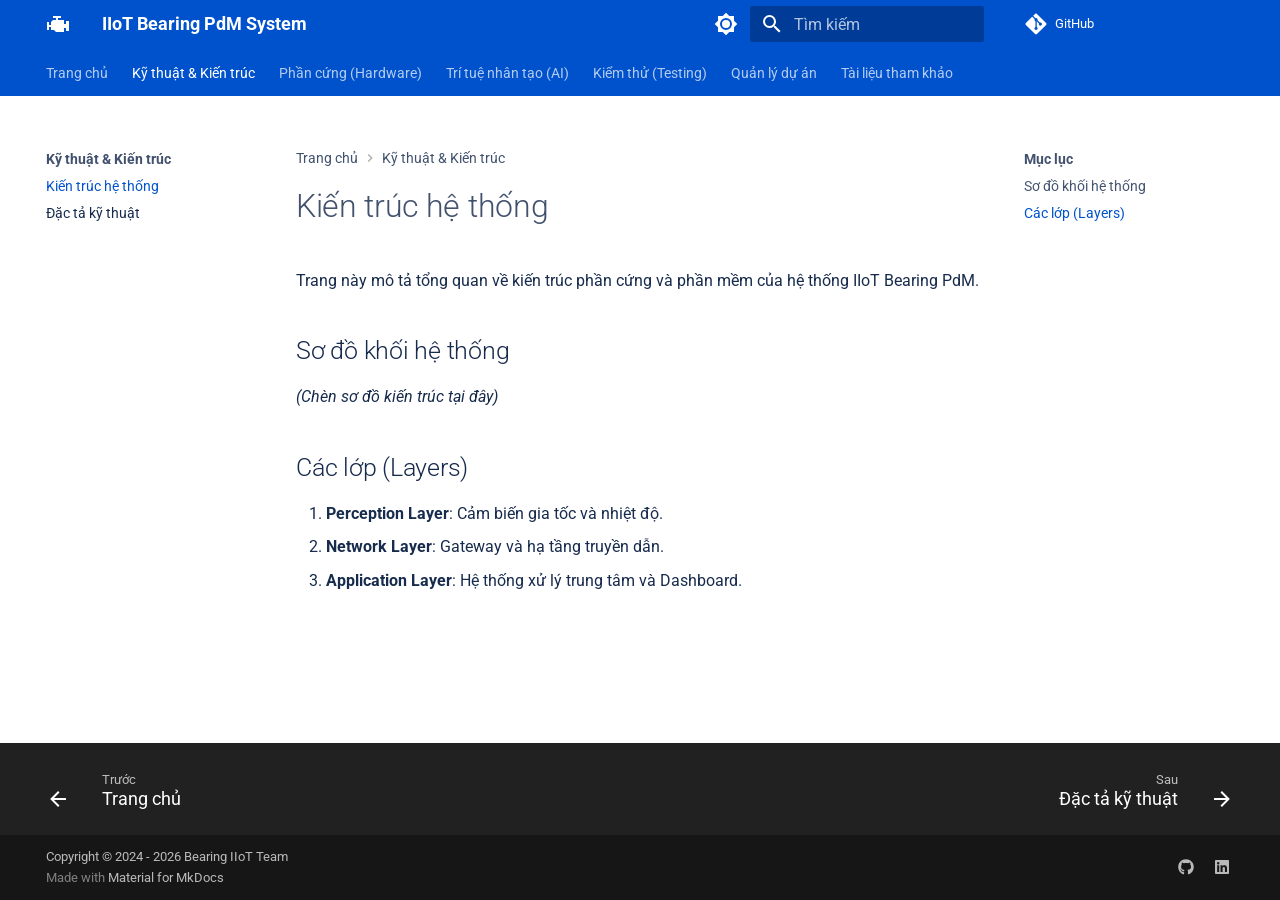
<file: architecture/index.html>
<!doctype html>
<html lang="vi" class="no-js">
  <head>
    
      <meta charset="utf-8">
      <meta name="viewport" content="width=device-width,initial-scale=1">
      
      
      
        <link rel="canonical" href="https://FSB-IoT-Project.github.io/bearing-iiot/architecture/">
      
      
        <link rel="prev" href="..">
      
      
        <link rel="next" href="../specification/">
      
      
        
      
      
      <link rel="icon" href="../assets/images/favicon.png">
      <meta name="generator" content="mkdocs-1.6.1, mkdocs-material-9.7.1">
    
    
      
        <title>Kiến trúc hệ thống - IIoT Bearing PdM System</title>
      
    
    
      <link rel="stylesheet" href="../assets/stylesheets/main.484c7ddc.min.css">
      
        
        <link rel="stylesheet" href="../assets/stylesheets/palette.ab4e12ef.min.css">
      
      


    
    
      
    
    
      
        
        
        <link rel="preconnect" href="https://fonts.gstatic.com" crossorigin>
        <link rel="stylesheet" href="https://fonts.googleapis.com/css?family=Roboto:300,300i,400,400i,700,700i%7CRoboto+Mono:400,400i,700,700i&display=fallback">
        <style>:root{--md-text-font:"Roboto";--md-code-font:"Roboto Mono"}</style>
      
    
    
      <link rel="stylesheet" href="../stylesheets/extra.css">
    
    <script>__md_scope=new URL("..",location),__md_hash=e=>[...e].reduce(((e,_)=>(e<<5)-e+_.charCodeAt(0)),0),__md_get=(e,_=localStorage,t=__md_scope)=>JSON.parse(_.getItem(t.pathname+"."+e)),__md_set=(e,_,t=localStorage,a=__md_scope)=>{try{t.setItem(a.pathname+"."+e,JSON.stringify(_))}catch(e){}}</script>
    
      

    
    
  </head>
  
  
    
    
      
    
    
    
    
    <body dir="ltr" data-md-color-scheme="default" data-md-color-primary="custom" data-md-color-accent="custom">
  
    
    <input class="md-toggle" data-md-toggle="drawer" type="checkbox" id="__drawer" autocomplete="off">
    <input class="md-toggle" data-md-toggle="search" type="checkbox" id="__search" autocomplete="off">
    <label class="md-overlay" for="__drawer"></label>
    <div data-md-component="skip">
      
        
        <a href="#kien-truc-he-thong" class="md-skip">
          Bỏ qua
        </a>
      
    </div>
    <div data-md-component="announce">
      
    </div>
    
    
      

<header class="md-header" data-md-component="header">
  <nav class="md-header__inner md-grid" aria-label="Đầu trang">
    <a href=".." title="IIoT Bearing PdM System" class="md-header__button md-logo" aria-label="IIoT Bearing PdM System" data-md-component="logo">
      
  
  <svg xmlns="http://www.w3.org/2000/svg" viewBox="0 0 24 24"><path d="M7 4v2h3v2H7l-2 2v3H3v-3H1v8h2v-3h2v3h3l2 2h8v-4h2v3h3V9h-3v3h-2V8h-6V6h3V4z"/></svg>

    </a>
    <label class="md-header__button md-icon" for="__drawer">
      
      <svg xmlns="http://www.w3.org/2000/svg" viewBox="0 0 24 24"><path d="M3 6h18v2H3zm0 5h18v2H3zm0 5h18v2H3z"/></svg>
    </label>
    <div class="md-header__title" data-md-component="header-title">
      <div class="md-header__ellipsis">
        <div class="md-header__topic">
          <span class="md-ellipsis">
            IIoT Bearing PdM System
          </span>
        </div>
        <div class="md-header__topic" data-md-component="header-topic">
          <span class="md-ellipsis">
            
              Kiến trúc hệ thống
            
          </span>
        </div>
      </div>
    </div>
    
      
        <form class="md-header__option" data-md-component="palette">
  
    
    
    
    <input class="md-option" data-md-color-media="(prefers-color-scheme: light)" data-md-color-scheme="default" data-md-color-primary="custom" data-md-color-accent="custom"  aria-label="Switch to dark mode"  type="radio" name="__palette" id="__palette_0">
    
      <label class="md-header__button md-icon" title="Switch to dark mode" for="__palette_1" hidden>
        <svg xmlns="http://www.w3.org/2000/svg" viewBox="0 0 24 24"><path d="M12 8a4 4 0 0 0-4 4 4 4 0 0 0 4 4 4 4 0 0 0 4-4 4 4 0 0 0-4-4m0 10a6 6 0 0 1-6-6 6 6 0 0 1 6-6 6 6 0 0 1 6 6 6 6 0 0 1-6 6m8-9.31V4h-4.69L12 .69 8.69 4H4v4.69L.69 12 4 15.31V20h4.69L12 23.31 15.31 20H20v-4.69L23.31 12z"/></svg>
      </label>
    
  
    
    
    
    <input class="md-option" data-md-color-media="(prefers-color-scheme: dark)" data-md-color-scheme="slate" data-md-color-primary="custom" data-md-color-accent="custom"  aria-label="Switch to light mode"  type="radio" name="__palette" id="__palette_1">
    
      <label class="md-header__button md-icon" title="Switch to light mode" for="__palette_0" hidden>
        <svg xmlns="http://www.w3.org/2000/svg" viewBox="0 0 24 24"><path d="M12 18c-.89 0-1.74-.2-2.5-.55C11.56 16.5 13 14.42 13 12s-1.44-4.5-3.5-5.45C10.26 6.2 11.11 6 12 6a6 6 0 0 1 6 6 6 6 0 0 1-6 6m8-9.31V4h-4.69L12 .69 8.69 4H4v4.69L.69 12 4 15.31V20h4.69L12 23.31 15.31 20H20v-4.69L23.31 12z"/></svg>
      </label>
    
  
</form>
      
    
    
      <script>var palette=__md_get("__palette");if(palette&&palette.color){if("(prefers-color-scheme)"===palette.color.media){var media=matchMedia("(prefers-color-scheme: light)"),input=document.querySelector(media.matches?"[data-md-color-media='(prefers-color-scheme: light)']":"[data-md-color-media='(prefers-color-scheme: dark)']");palette.color.media=input.getAttribute("data-md-color-media"),palette.color.scheme=input.getAttribute("data-md-color-scheme"),palette.color.primary=input.getAttribute("data-md-color-primary"),palette.color.accent=input.getAttribute("data-md-color-accent")}for(var[key,value]of Object.entries(palette.color))document.body.setAttribute("data-md-color-"+key,value)}</script>
    
    
    
      
      
        <label class="md-header__button md-icon" for="__search">
          
          <svg xmlns="http://www.w3.org/2000/svg" viewBox="0 0 24 24"><path d="M9.5 3A6.5 6.5 0 0 1 16 9.5c0 1.61-.59 3.09-1.56 4.23l.27.27h.79l5 5-1.5 1.5-5-5v-.79l-.27-.27A6.52 6.52 0 0 1 9.5 16 6.5 6.5 0 0 1 3 9.5 6.5 6.5 0 0 1 9.5 3m0 2C7 5 5 7 5 9.5S7 14 9.5 14 14 12 14 9.5 12 5 9.5 5"/></svg>
        </label>
        <div class="md-search" data-md-component="search" role="dialog">
  <label class="md-search__overlay" for="__search"></label>
  <div class="md-search__inner" role="search">
    <form class="md-search__form" name="search">
      <input type="text" class="md-search__input" name="query" aria-label="Tìm kiếm" placeholder="Tìm kiếm" autocapitalize="off" autocorrect="off" autocomplete="off" spellcheck="false" data-md-component="search-query" required>
      <label class="md-search__icon md-icon" for="__search">
        
        <svg xmlns="http://www.w3.org/2000/svg" viewBox="0 0 24 24"><path d="M9.5 3A6.5 6.5 0 0 1 16 9.5c0 1.61-.59 3.09-1.56 4.23l.27.27h.79l5 5-1.5 1.5-5-5v-.79l-.27-.27A6.52 6.52 0 0 1 9.5 16 6.5 6.5 0 0 1 3 9.5 6.5 6.5 0 0 1 9.5 3m0 2C7 5 5 7 5 9.5S7 14 9.5 14 14 12 14 9.5 12 5 9.5 5"/></svg>
        
        <svg xmlns="http://www.w3.org/2000/svg" viewBox="0 0 24 24"><path d="M20 11v2H8l5.5 5.5-1.42 1.42L4.16 12l7.92-7.92L13.5 5.5 8 11z"/></svg>
      </label>
      <nav class="md-search__options" aria-label="Tìm kiếm">
        
          <a href="javascript:void(0)" class="md-search__icon md-icon" title="Chia sẻ" aria-label="Chia sẻ" data-clipboard data-clipboard-text="" data-md-component="search-share" tabindex="-1">
            
            <svg xmlns="http://www.w3.org/2000/svg" viewBox="0 0 24 24"><path d="M18 16.08c-.76 0-1.44.3-1.96.77L8.91 12.7c.05-.23.09-.46.09-.7s-.04-.47-.09-.7l7.05-4.11c.54.5 1.25.81 2.04.81a3 3 0 0 0 3-3 3 3 0 0 0-3-3 3 3 0 0 0-3 3c0 .24.04.47.09.7L8.04 9.81C7.5 9.31 6.79 9 6 9a3 3 0 0 0-3 3 3 3 0 0 0 3 3c.79 0 1.5-.31 2.04-.81l7.12 4.15c-.05.21-.08.43-.08.66 0 1.61 1.31 2.91 2.92 2.91s2.92-1.3 2.92-2.91A2.92 2.92 0 0 0 18 16.08"/></svg>
          </a>
        
        <button type="reset" class="md-search__icon md-icon" title="Xoá" aria-label="Xoá" tabindex="-1">
          
          <svg xmlns="http://www.w3.org/2000/svg" viewBox="0 0 24 24"><path d="M19 6.41 17.59 5 12 10.59 6.41 5 5 6.41 10.59 12 5 17.59 6.41 19 12 13.41 17.59 19 19 17.59 13.41 12z"/></svg>
        </button>
      </nav>
      
        <div class="md-search__suggest" data-md-component="search-suggest"></div>
      
    </form>
    <div class="md-search__output">
      <div class="md-search__scrollwrap" tabindex="0" data-md-scrollfix>
        <div class="md-search-result" data-md-component="search-result">
          <div class="md-search-result__meta">
            Initializing search
          </div>
          <ol class="md-search-result__list" role="presentation"></ol>
        </div>
      </div>
    </div>
  </div>
</div>
      
    
    
      <div class="md-header__source">
        <a href="https://github.com/FSB-IoT-Project/bearing-iiot" title="Xem mã nguồn" class="md-source" data-md-component="source">
  <div class="md-source__icon md-icon">
    
    <svg xmlns="http://www.w3.org/2000/svg" viewBox="0 0 448 512"><!--! Font Awesome Free 7.1.0 by @fontawesome - https://fontawesome.com License - https://fontawesome.com/license/free (Icons: CC BY 4.0, Fonts: SIL OFL 1.1, Code: MIT License) Copyright 2025 Fonticons, Inc.--><path d="M439.6 236.1 244 40.5c-5.4-5.5-12.8-8.5-20.4-8.5s-15 3-20.4 8.4L162.5 81l51.5 51.5c27.1-9.1 52.7 16.8 43.4 43.7l49.7 49.7c34.2-11.8 61.2 31 35.5 56.7-26.5 26.5-70.2-2.9-56-37.3L240.3 199v121.9c25.3 12.5 22.3 41.8 9.1 55-6.4 6.4-15.2 10.1-24.3 10.1s-17.8-3.6-24.3-10.1c-17.6-17.6-11.1-46.9 11.2-56v-123c-20.8-8.5-24.6-30.7-18.6-45L142.6 101 8.5 235.1C3 240.6 0 247.9 0 255.5s3 15 8.5 20.4l195.6 195.7c5.4 5.4 12.7 8.4 20.4 8.4s15-3 20.4-8.4l194.7-194.7c5.4-5.4 8.4-12.8 8.4-20.4s-3-15-8.4-20.4"/></svg>
  </div>
  <div class="md-source__repository">
    GitHub
  </div>
</a>
      </div>
    
  </nav>
  
</header>
    
    <div class="md-container" data-md-component="container">
      
      
        
          
            
<nav class="md-tabs" aria-label="Tabs" data-md-component="tabs">
  <div class="md-grid">
    <ul class="md-tabs__list">
      
        
  
  
  
  
    <li class="md-tabs__item">
      <a href=".." class="md-tabs__link">
        
  
  
    
  
  Trang chủ

      </a>
    </li>
  

      
        
  
  
  
    
  
  
    
    
      <li class="md-tabs__item md-tabs__item--active">
        <a href="./" class="md-tabs__link">
          
  
  
    
  
  Kỹ thuật & Kiến trúc

        </a>
      </li>
    
  

      
        
  
  
  
  
    
    
      <li class="md-tabs__item">
        <a href="../hardware/esp32/" class="md-tabs__link">
          
  
  
    
  
  Phần cứng (Hardware)

        </a>
      </li>
    
  

      
        
  
  
  
  
    
    
      <li class="md-tabs__item">
        <a href="../ml-models/" class="md-tabs__link">
          
  
  
    
  
  Trí tuệ nhân tạo (AI)

        </a>
      </li>
    
  

      
        
  
  
  
  
    
    
      <li class="md-tabs__item">
        <a href="../testing/" class="md-tabs__link">
          
  
  
    
  
  Kiểm thử (Testing)

        </a>
      </li>
    
  

      
        
  
  
  
  
    
    
      <li class="md-tabs__item">
        <a href="../roadmap/" class="md-tabs__link">
          
  
  
    
  
  Quản lý dự án

        </a>
      </li>
    
  

      
        
  
  
  
  
    <li class="md-tabs__item">
      <a href="../references/" class="md-tabs__link">
        
  
  
    
  
  Tài liệu tham khảo

      </a>
    </li>
  

      
    </ul>
  </div>
</nav>
          
        
      
      <main class="md-main" data-md-component="main">
        <div class="md-main__inner md-grid">
          
            
              
              <div class="md-sidebar md-sidebar--primary" data-md-component="sidebar" data-md-type="navigation" >
                <div class="md-sidebar__scrollwrap">
                  <div class="md-sidebar__inner">
                    


  


<nav class="md-nav md-nav--primary md-nav--lifted" aria-label="Thanh điều hướng" data-md-level="0">
  <label class="md-nav__title" for="__drawer">
    <a href=".." title="IIoT Bearing PdM System" class="md-nav__button md-logo" aria-label="IIoT Bearing PdM System" data-md-component="logo">
      
  
  <svg xmlns="http://www.w3.org/2000/svg" viewBox="0 0 24 24"><path d="M7 4v2h3v2H7l-2 2v3H3v-3H1v8h2v-3h2v3h3l2 2h8v-4h2v3h3V9h-3v3h-2V8h-6V6h3V4z"/></svg>

    </a>
    IIoT Bearing PdM System
  </label>
  
    <div class="md-nav__source">
      <a href="https://github.com/FSB-IoT-Project/bearing-iiot" title="Xem mã nguồn" class="md-source" data-md-component="source">
  <div class="md-source__icon md-icon">
    
    <svg xmlns="http://www.w3.org/2000/svg" viewBox="0 0 448 512"><!--! Font Awesome Free 7.1.0 by @fontawesome - https://fontawesome.com License - https://fontawesome.com/license/free (Icons: CC BY 4.0, Fonts: SIL OFL 1.1, Code: MIT License) Copyright 2025 Fonticons, Inc.--><path d="M439.6 236.1 244 40.5c-5.4-5.5-12.8-8.5-20.4-8.5s-15 3-20.4 8.4L162.5 81l51.5 51.5c27.1-9.1 52.7 16.8 43.4 43.7l49.7 49.7c34.2-11.8 61.2 31 35.5 56.7-26.5 26.5-70.2-2.9-56-37.3L240.3 199v121.9c25.3 12.5 22.3 41.8 9.1 55-6.4 6.4-15.2 10.1-24.3 10.1s-17.8-3.6-24.3-10.1c-17.6-17.6-11.1-46.9 11.2-56v-123c-20.8-8.5-24.6-30.7-18.6-45L142.6 101 8.5 235.1C3 240.6 0 247.9 0 255.5s3 15 8.5 20.4l195.6 195.7c5.4 5.4 12.7 8.4 20.4 8.4s15-3 20.4-8.4l194.7-194.7c5.4-5.4 8.4-12.8 8.4-20.4s-3-15-8.4-20.4"/></svg>
  </div>
  <div class="md-source__repository">
    GitHub
  </div>
</a>
    </div>
  
  <ul class="md-nav__list" data-md-scrollfix>
    
      
      
  
  
  
  
    <li class="md-nav__item">
      <a href=".." class="md-nav__link">
        
  
  
  <span class="md-ellipsis">
    
  
    Trang chủ
  

    
  </span>
  
  

      </a>
    </li>
  

    
      
      
  
  
    
  
  
  
    
    
      
        
      
        
      
    
    
    
      
        
        
      
      
        
      
    
    
    <li class="md-nav__item md-nav__item--active md-nav__item--section md-nav__item--nested">
      
        
        
        <input class="md-nav__toggle md-toggle " type="checkbox" id="__nav_2" checked>
        
          
          <label class="md-nav__link" for="__nav_2" id="__nav_2_label" tabindex="">
            
  
  
  <span class="md-ellipsis">
    
  
    Kỹ thuật & Kiến trúc
  

    
  </span>
  
  

            <span class="md-nav__icon md-icon"></span>
          </label>
        
        <nav class="md-nav" data-md-level="1" aria-labelledby="__nav_2_label" aria-expanded="true">
          <label class="md-nav__title" for="__nav_2">
            <span class="md-nav__icon md-icon"></span>
            
  
    Kỹ thuật & Kiến trúc
  

          </label>
          <ul class="md-nav__list" data-md-scrollfix>
            
              
                
  
  
    
  
  
  
    <li class="md-nav__item md-nav__item--active">
      
      <input class="md-nav__toggle md-toggle" type="checkbox" id="__toc">
      
      
        
      
      
        <label class="md-nav__link md-nav__link--active" for="__toc">
          
  
  
  <span class="md-ellipsis">
    
  
    Kiến trúc hệ thống
  

    
  </span>
  
  

          <span class="md-nav__icon md-icon"></span>
        </label>
      
      <a href="./" class="md-nav__link md-nav__link--active">
        
  
  
  <span class="md-ellipsis">
    
  
    Kiến trúc hệ thống
  

    
  </span>
  
  

      </a>
      
        

<nav class="md-nav md-nav--secondary" aria-label="Mục lục">
  
  
  
    
  
  
    <label class="md-nav__title" for="__toc">
      <span class="md-nav__icon md-icon"></span>
      Mục lục
    </label>
    <ul class="md-nav__list" data-md-component="toc" data-md-scrollfix>
      
        <li class="md-nav__item">
  <a href="#so-o-khoi-he-thong" class="md-nav__link">
    <span class="md-ellipsis">
      
        Sơ đồ khối hệ thống
      
    </span>
  </a>
  
</li>
      
        <li class="md-nav__item">
  <a href="#cac-lop-layers" class="md-nav__link">
    <span class="md-ellipsis">
      
        Các lớp (Layers)
      
    </span>
  </a>
  
</li>
      
    </ul>
  
</nav>
      
    </li>
  

              
            
              
                
  
  
  
  
    <li class="md-nav__item">
      <a href="../specification/" class="md-nav__link">
        
  
  
  <span class="md-ellipsis">
    
  
    Đặc tả kỹ thuật
  

    
  </span>
  
  

      </a>
    </li>
  

              
            
          </ul>
        </nav>
      
    </li>
  

    
      
      
  
  
  
  
    
    
      
        
      
        
      
        
      
    
    
    
      
      
        
      
    
    
    <li class="md-nav__item md-nav__item--nested">
      
        
        
          
        
        <input class="md-nav__toggle md-toggle md-toggle--indeterminate" type="checkbox" id="__nav_3" >
        
          
          <label class="md-nav__link" for="__nav_3" id="__nav_3_label" tabindex="0">
            
  
  
  <span class="md-ellipsis">
    
  
    Phần cứng (Hardware)
  

    
  </span>
  
  

            <span class="md-nav__icon md-icon"></span>
          </label>
        
        <nav class="md-nav" data-md-level="1" aria-labelledby="__nav_3_label" aria-expanded="false">
          <label class="md-nav__title" for="__nav_3">
            <span class="md-nav__icon md-icon"></span>
            
  
    Phần cứng (Hardware)
  

          </label>
          <ul class="md-nav__list" data-md-scrollfix>
            
              
                
  
  
  
  
    <li class="md-nav__item">
      <a href="../hardware/esp32/" class="md-nav__link">
        
  
  
  <span class="md-ellipsis">
    
  
    Thiết bị ESP32 S3 N16R8
  

    
  </span>
  
  

      </a>
    </li>
  

              
            
              
                
  
  
  
  
    <li class="md-nav__item">
      <a href="../hardware/raspberry-pi/" class="md-nav__link">
        
  
  
  <span class="md-ellipsis">
    
  
    Raspberry Pi 4
  

    
  </span>
  
  

      </a>
    </li>
  

              
            
              
                
  
  
  
  
    <li class="md-nav__item">
      <a href="../hardware/cloud-server/" class="md-nav__link">
        
  
  
  <span class="md-ellipsis">
    
  
    Cloud Server
  

    
  </span>
  
  

      </a>
    </li>
  

              
            
          </ul>
        </nav>
      
    </li>
  

    
      
      
  
  
  
  
    
    
      
        
      
        
      
    
    
    
      
      
        
      
    
    
    <li class="md-nav__item md-nav__item--nested">
      
        
        
          
        
        <input class="md-nav__toggle md-toggle md-toggle--indeterminate" type="checkbox" id="__nav_4" >
        
          
          <label class="md-nav__link" for="__nav_4" id="__nav_4_label" tabindex="0">
            
  
  
  <span class="md-ellipsis">
    
  
    Trí tuệ nhân tạo (AI)
  

    
  </span>
  
  

            <span class="md-nav__icon md-icon"></span>
          </label>
        
        <nav class="md-nav" data-md-level="1" aria-labelledby="__nav_4_label" aria-expanded="false">
          <label class="md-nav__title" for="__nav_4">
            <span class="md-nav__icon md-icon"></span>
            
  
    Trí tuệ nhân tạo (AI)
  

          </label>
          <ul class="md-nav__list" data-md-scrollfix>
            
              
                
  
  
  
  
    <li class="md-nav__item">
      <a href="../ml-models/" class="md-nav__link">
        
  
  
  <span class="md-ellipsis">
    
  
    Mô hình Học máy (ML Models)
  

    
  </span>
  
  

      </a>
    </li>
  

              
            
              
                
  
  
  
  
    <li class="md-nav__item">
      <a href="../or-tools/" class="md-nav__link">
        
  
  
  <span class="md-ellipsis">
    
  
    Tối ưu hóa (OR-Tools)
  

    
  </span>
  
  

      </a>
    </li>
  

              
            
          </ul>
        </nav>
      
    </li>
  

    
      
      
  
  
  
  
    
    
      
        
      
        
      
        
      
    
    
    
      
      
        
      
    
    
    <li class="md-nav__item md-nav__item--nested">
      
        
        
          
        
        <input class="md-nav__toggle md-toggle md-toggle--indeterminate" type="checkbox" id="__nav_5" >
        
          
          <label class="md-nav__link" for="__nav_5" id="__nav_5_label" tabindex="0">
            
  
  
  <span class="md-ellipsis">
    
  
    Kiểm thử (Testing)
  

    
  </span>
  
  

            <span class="md-nav__icon md-icon"></span>
          </label>
        
        <nav class="md-nav" data-md-level="1" aria-labelledby="__nav_5_label" aria-expanded="false">
          <label class="md-nav__title" for="__nav_5">
            <span class="md-nav__icon md-icon"></span>
            
  
    Kiểm thử (Testing)
  

          </label>
          <ul class="md-nav__list" data-md-scrollfix>
            
              
                
  
  
  
  
    <li class="md-nav__item">
      <a href="../testing/" class="md-nav__link">
        
  
  
  <span class="md-ellipsis">
    
  
    Kiểm thử &amp; Đảm bảo chất lượng
  

    
  </span>
  
  

      </a>
    </li>
  

              
            
              
                
  
  
  
  
    <li class="md-nav__item">
      <a href="../testing-project/test-strategy/" class="md-nav__link">
        
  
  
  <span class="md-ellipsis">
    
  
    Chiến lược Kiểm thử (Test Strategy)
  

    
  </span>
  
  

      </a>
    </li>
  

              
            
              
                
  
  
  
  
    <li class="md-nav__item">
      <a href="../testing-project/test-results/" class="md-nav__link">
        
  
  
  <span class="md-ellipsis">
    
  
    Kết quả Kiểm thử (Test Results)
  

    
  </span>
  
  

      </a>
    </li>
  

              
            
          </ul>
        </nav>
      
    </li>
  

    
      
      
  
  
  
  
    
    
      
        
      
        
      
    
    
    
      
      
        
      
    
    
    <li class="md-nav__item md-nav__item--nested">
      
        
        
          
        
        <input class="md-nav__toggle md-toggle md-toggle--indeterminate" type="checkbox" id="__nav_6" >
        
          
          <label class="md-nav__link" for="__nav_6" id="__nav_6_label" tabindex="0">
            
  
  
  <span class="md-ellipsis">
    
  
    Quản lý dự án
  

    
  </span>
  
  

            <span class="md-nav__icon md-icon"></span>
          </label>
        
        <nav class="md-nav" data-md-level="1" aria-labelledby="__nav_6_label" aria-expanded="false">
          <label class="md-nav__title" for="__nav_6">
            <span class="md-nav__icon md-icon"></span>
            
  
    Quản lý dự án
  

          </label>
          <ul class="md-nav__list" data-md-scrollfix>
            
              
                
  
  
  
  
    <li class="md-nav__item">
      <a href="../roadmap/" class="md-nav__link">
        
  
  
  <span class="md-ellipsis">
    
  
    Lộ trình
  

    
  </span>
  
  

      </a>
    </li>
  

              
            
              
                
  
  
  
  
    <li class="md-nav__item">
      <a href="../style-guide/" class="md-nav__link">
        
  
  
  <span class="md-ellipsis">
    
  
    Hướng dẫn thiết kế
  

    
  </span>
  
  

      </a>
    </li>
  

              
            
          </ul>
        </nav>
      
    </li>
  

    
      
      
  
  
  
  
    <li class="md-nav__item">
      <a href="../references/" class="md-nav__link">
        
  
  
  <span class="md-ellipsis">
    
  
    Tài liệu tham khảo
  

    
  </span>
  
  

      </a>
    </li>
  

    
  </ul>
</nav>
                  </div>
                </div>
              </div>
            
            
              
              <div class="md-sidebar md-sidebar--secondary" data-md-component="sidebar" data-md-type="toc" >
                <div class="md-sidebar__scrollwrap">
                  <div class="md-sidebar__inner">
                    

<nav class="md-nav md-nav--secondary" aria-label="Mục lục">
  
  
  
    
  
  
    <label class="md-nav__title" for="__toc">
      <span class="md-nav__icon md-icon"></span>
      Mục lục
    </label>
    <ul class="md-nav__list" data-md-component="toc" data-md-scrollfix>
      
        <li class="md-nav__item">
  <a href="#so-o-khoi-he-thong" class="md-nav__link">
    <span class="md-ellipsis">
      
        Sơ đồ khối hệ thống
      
    </span>
  </a>
  
</li>
      
        <li class="md-nav__item">
  <a href="#cac-lop-layers" class="md-nav__link">
    <span class="md-ellipsis">
      
        Các lớp (Layers)
      
    </span>
  </a>
  
</li>
      
    </ul>
  
</nav>
                  </div>
                </div>
              </div>
            
          
          
            <div class="md-content" data-md-component="content">
              
                



  


  <nav class="md-path" aria-label="Thanh điều hướng" >
    <ol class="md-path__list">
      
        
  
  
    <li class="md-path__item">
      <a href=".." class="md-path__link">
        
  <span class="md-ellipsis">
    Trang chủ
  </span>

      </a>
    </li>
  

      
      
        
  
  
    
    
      <li class="md-path__item">
        <a href="./" class="md-path__link">
          
  <span class="md-ellipsis">
    Kỹ thuật & Kiến trúc
  </span>

        </a>
      </li>
    
  

      
    </ol>
  </nav>

              
              <article class="md-content__inner md-typeset">
                
                  


  
  


<h1 id="kien-truc-he-thong">Kiến trúc hệ thống</h1>
<p>Trang này mô tả tổng quan về kiến trúc phần cứng và phần mềm của hệ thống IIoT Bearing PdM.</p>
<h2 id="so-o-khoi-he-thong">Sơ đồ khối hệ thống</h2>
<p><em>(Chèn sơ đồ kiến trúc tại đây)</em></p>
<h2 id="cac-lop-layers">Các lớp (Layers)</h2>
<ol>
<li><strong>Perception Layer</strong>: Cảm biến gia tốc và nhiệt độ.</li>
<li><strong>Network Layer</strong>: Gateway và hạ tầng truyền dẫn.</li>
<li><strong>Application Layer</strong>: Hệ thống xử lý trung tâm và Dashboard.</li>
</ol>












                
              </article>
            </div>
          
          
<script>var target=document.getElementById(location.hash.slice(1));target&&target.name&&(target.checked=target.name.startsWith("__tabbed_"))</script>
        </div>
        
          <button type="button" class="md-top md-icon" data-md-component="top" hidden>
  
  <svg xmlns="http://www.w3.org/2000/svg" viewBox="0 0 24 24"><path d="M13 20h-2V8l-5.5 5.5-1.42-1.42L12 4.16l7.92 7.92-1.42 1.42L13 8z"/></svg>
  Trở lại mục lục
</button>
        
      </main>
      
        <footer class="md-footer">
  
    
      
      <nav class="md-footer__inner md-grid" aria-label="Chân trang" >
        
          
          <a href=".." class="md-footer__link md-footer__link--prev" aria-label="Trước: Trang chủ">
            <div class="md-footer__button md-icon">
              
              <svg xmlns="http://www.w3.org/2000/svg" viewBox="0 0 24 24"><path d="M20 11v2H8l5.5 5.5-1.42 1.42L4.16 12l7.92-7.92L13.5 5.5 8 11z"/></svg>
            </div>
            <div class="md-footer__title">
              <span class="md-footer__direction">
                Trước
              </span>
              <div class="md-ellipsis">
                Trang chủ
              </div>
            </div>
          </a>
        
        
          
          <a href="../specification/" class="md-footer__link md-footer__link--next" aria-label="Sau: Đặc tả kỹ thuật">
            <div class="md-footer__title">
              <span class="md-footer__direction">
                Sau
              </span>
              <div class="md-ellipsis">
                Đặc tả kỹ thuật
              </div>
            </div>
            <div class="md-footer__button md-icon">
              
              <svg xmlns="http://www.w3.org/2000/svg" viewBox="0 0 24 24"><path d="M4 11v2h12l-5.5 5.5 1.42 1.42L19.84 12l-7.92-7.92L10.5 5.5 16 11z"/></svg>
            </div>
          </a>
        
      </nav>
    
  
  <div class="md-footer-meta md-typeset">
    <div class="md-footer-meta__inner md-grid">
      <div class="md-copyright">
  
    <div class="md-copyright__highlight">
      Copyright &copy; 2024 - 2026 Bearing IIoT Team
    </div>
  
  
    Made with
    <a href="https://squidfunk.github.io/mkdocs-material/" target="_blank" rel="noopener">
      Material for MkDocs
    </a>
  
</div>
      
        
<div class="md-social">
  
    
    
    
    
      
      
    
    <a href="https://github.com/trungbuidesu" target="_blank" rel="noopener" title="github.com" class="md-social__link">
      <svg xmlns="http://www.w3.org/2000/svg" viewBox="0 0 512 512"><!--! Font Awesome Free 7.1.0 by @fontawesome - https://fontawesome.com License - https://fontawesome.com/license/free (Icons: CC BY 4.0, Fonts: SIL OFL 1.1, Code: MIT License) Copyright 2025 Fonticons, Inc.--><path d="M173.9 397.4c0 2-2.3 3.6-5.2 3.6-3.3.3-5.6-1.3-5.6-3.6 0-2 2.3-3.6 5.2-3.6 3-.3 5.6 1.3 5.6 3.6m-31.1-4.5c-.7 2 1.3 4.3 4.3 4.9 2.6 1 5.6 0 6.2-2s-1.3-4.3-4.3-5.2c-2.6-.7-5.5.3-6.2 2.3m44.2-1.7c-2.9.7-4.9 2.6-4.6 4.9.3 2 2.9 3.3 5.9 2.6 2.9-.7 4.9-2.6 4.6-4.6-.3-1.9-3-3.2-5.9-2.9M252.8 8C114.1 8 8 113.3 8 252c0 110.9 69.8 205.8 169.5 239.2 12.8 2.3 17.3-5.6 17.3-12.1 0-6.2-.3-40.4-.3-61.4 0 0-70 15-84.7-29.8 0 0-11.4-29.1-27.8-36.6 0 0-22.9-15.7 1.6-15.4 0 0 24.9 2 38.6 25.8 21.9 38.6 58.6 27.5 72.9 20.9 2.3-16 8.8-27.1 16-33.7-55.9-6.2-112.3-14.3-112.3-110.5 0-27.5 7.6-41.3 23.6-58.9-2.6-6.5-11.1-33.3 2.6-67.9 20.9-6.5 69 27 69 27 20-5.6 41.5-8.5 62.8-8.5s42.8 2.9 62.8 8.5c0 0 48.1-33.6 69-27 13.7 34.7 5.2 61.4 2.6 67.9 16 17.7 25.8 31.5 25.8 58.9 0 96.5-58.9 104.2-114.8 110.5 9.2 7.9 17 22.9 17 46.4 0 33.7-.3 75.4-.3 83.6 0 6.5 4.6 14.4 17.3 12.1C436.2 457.8 504 362.9 504 252 504 113.3 391.5 8 252.8 8M105.2 352.9c-1.3 1-1 3.3.7 5.2 1.6 1.6 3.9 2.3 5.2 1 1.3-1 1-3.3-.7-5.2-1.6-1.6-3.9-2.3-5.2-1m-10.8-8.1c-.7 1.3.3 2.9 2.3 3.9 1.6 1 3.6.7 4.3-.7.7-1.3-.3-2.9-2.3-3.9-2-.6-3.6-.3-4.3.7m32.4 35.6c-1.6 1.3-1 4.3 1.3 6.2 2.3 2.3 5.2 2.6 6.5 1 1.3-1.3.7-4.3-1.3-6.2-2.2-2.3-5.2-2.6-6.5-1m-11.4-14.7c-1.6 1-1.6 3.6 0 5.9s4.3 3.3 5.6 2.3c1.6-1.3 1.6-3.9 0-6.2-1.4-2.3-4-3.3-5.6-2"/></svg>
    </a>
  
    
    
    
    
      
      
    
    <a href="https://www.linkedin.com/in/buiductrung29/" target="_blank" rel="noopener" title="www.linkedin.com" class="md-social__link">
      <svg xmlns="http://www.w3.org/2000/svg" viewBox="0 0 448 512"><!--! Font Awesome Free 7.1.0 by @fontawesome - https://fontawesome.com License - https://fontawesome.com/license/free (Icons: CC BY 4.0, Fonts: SIL OFL 1.1, Code: MIT License) Copyright 2025 Fonticons, Inc.--><path d="M416 32H31.9C14.3 32 0 46.5 0 64.3v383.4C0 465.5 14.3 480 31.9 480H416c17.6 0 32-14.5 32-32.3V64.3c0-17.8-14.4-32.3-32-32.3M135.4 416H69V202.2h66.5V416zM102.2 96a38.5 38.5 0 1 1 0 77 38.5 38.5 0 1 1 0-77m282.1 320h-66.4V312c0-24.8-.5-56.7-34.5-56.7-34.6 0-39.9 27-39.9 54.9V416h-66.4V202.2h63.7v29.2h.9c8.9-16.8 30.6-34.5 62.9-34.5 67.2 0 79.7 44.3 79.7 101.9z"/></svg>
    </a>
  
</div>
      
    </div>
  </div>
</footer>
      
    </div>
    <div class="md-dialog" data-md-component="dialog">
      <div class="md-dialog__inner md-typeset"></div>
    </div>
    
    
    
      
      
      <script id="__config" type="application/json">{"annotate": null, "base": "..", "features": ["navigation.tabs", "navigation.sections", "navigation.expand", "navigation.path", "navigation.top", "navigation.footer", "navigation.tracking", "navigation.instant", "navigation.indexes", "search.suggest", "search.highlight", "search.share", "content.code.copy", "content.code.annotate"], "search": "../assets/javascripts/workers/search.2c215733.min.js", "tags": null, "translations": {"clipboard.copied": "\u0110\u00e3 sao ch\u00e9p", "clipboard.copy": "Sao ch\u00e9p v\u00e0o b\u1ed9 nh\u1edb t\u1ea1m", "search.result.more.one": "1 t\u1eeb kh\u00e1c trong trang", "search.result.more.other": "# t\u1eeb kh\u00e1c trong trang", "search.result.none": "Kh\u00f4ng t\u00ecm th\u1ea5y t\u00e0i li\u1ec7u li\u00ean quan", "search.result.one": "1 t\u00e0i li\u1ec7u li\u00ean quan", "search.result.other": "# t\u00e0i li\u1ec7u li\u00ean quan", "search.result.placeholder": "Nh\u1eadp \u0111\u1ec3 b\u1eaft \u0111\u1ea7u t\u00ecm ki\u1ebfm", "search.result.term.missing": "Kh\u00f4ng", "select.version": "Ch\u1ecdn phi\u00ean b\u1ea3n"}, "version": null}</script>
    
    
      <script src="../assets/javascripts/bundle.79ae519e.min.js"></script>
      
    
  </body>
</html>
</file>
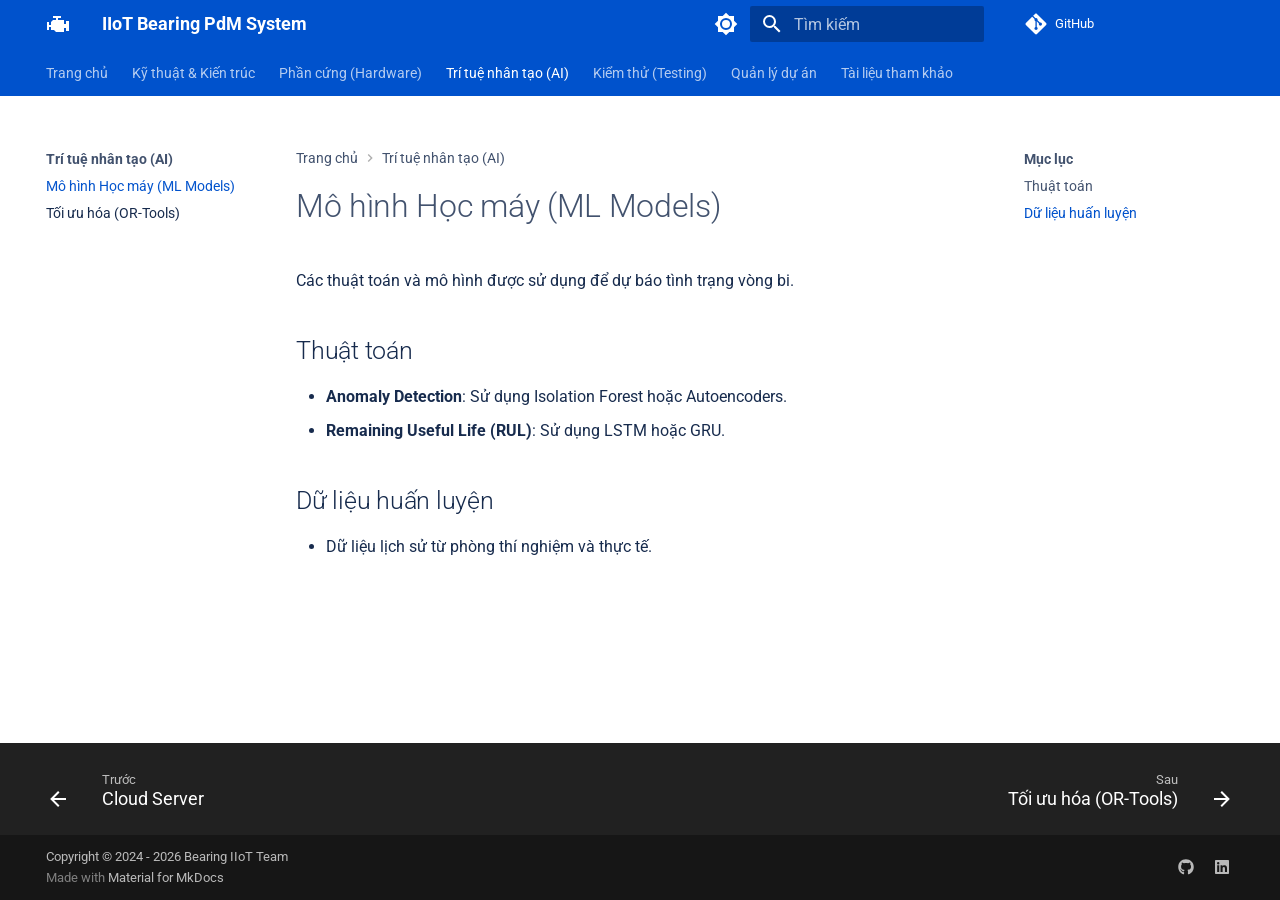
<file: ml-models/index.html>
<!doctype html>
<html lang="vi" class="no-js">
  <head>
    
      <meta charset="utf-8">
      <meta name="viewport" content="width=device-width,initial-scale=1">
      
      
      
        <link rel="canonical" href="https://FSB-IoT-Project.github.io/bearing-iiot/ml-models/">
      
      
        <link rel="prev" href="../hardware/cloud-server/">
      
      
        <link rel="next" href="../or-tools/">
      
      
        
      
      
      <link rel="icon" href="../assets/images/favicon.png">
      <meta name="generator" content="mkdocs-1.6.1, mkdocs-material-9.7.1">
    
    
      
        <title>Mô hình Học máy (ML Models) - IIoT Bearing PdM System</title>
      
    
    
      <link rel="stylesheet" href="../assets/stylesheets/main.484c7ddc.min.css">
      
        
        <link rel="stylesheet" href="../assets/stylesheets/palette.ab4e12ef.min.css">
      
      


    
    
      
    
    
      
        
        
        <link rel="preconnect" href="https://fonts.gstatic.com" crossorigin>
        <link rel="stylesheet" href="https://fonts.googleapis.com/css?family=Roboto:300,300i,400,400i,700,700i%7CRoboto+Mono:400,400i,700,700i&display=fallback">
        <style>:root{--md-text-font:"Roboto";--md-code-font:"Roboto Mono"}</style>
      
    
    
      <link rel="stylesheet" href="../stylesheets/extra.css">
    
    <script>__md_scope=new URL("..",location),__md_hash=e=>[...e].reduce(((e,_)=>(e<<5)-e+_.charCodeAt(0)),0),__md_get=(e,_=localStorage,t=__md_scope)=>JSON.parse(_.getItem(t.pathname+"."+e)),__md_set=(e,_,t=localStorage,a=__md_scope)=>{try{t.setItem(a.pathname+"."+e,JSON.stringify(_))}catch(e){}}</script>
    
      

    
    
  </head>
  
  
    
    
      
    
    
    
    
    <body dir="ltr" data-md-color-scheme="default" data-md-color-primary="custom" data-md-color-accent="custom">
  
    
    <input class="md-toggle" data-md-toggle="drawer" type="checkbox" id="__drawer" autocomplete="off">
    <input class="md-toggle" data-md-toggle="search" type="checkbox" id="__search" autocomplete="off">
    <label class="md-overlay" for="__drawer"></label>
    <div data-md-component="skip">
      
        
        <a href="#mo-hinh-hoc-may-ml-models" class="md-skip">
          Bỏ qua
        </a>
      
    </div>
    <div data-md-component="announce">
      
    </div>
    
    
      

<header class="md-header" data-md-component="header">
  <nav class="md-header__inner md-grid" aria-label="Đầu trang">
    <a href=".." title="IIoT Bearing PdM System" class="md-header__button md-logo" aria-label="IIoT Bearing PdM System" data-md-component="logo">
      
  
  <svg xmlns="http://www.w3.org/2000/svg" viewBox="0 0 24 24"><path d="M7 4v2h3v2H7l-2 2v3H3v-3H1v8h2v-3h2v3h3l2 2h8v-4h2v3h3V9h-3v3h-2V8h-6V6h3V4z"/></svg>

    </a>
    <label class="md-header__button md-icon" for="__drawer">
      
      <svg xmlns="http://www.w3.org/2000/svg" viewBox="0 0 24 24"><path d="M3 6h18v2H3zm0 5h18v2H3zm0 5h18v2H3z"/></svg>
    </label>
    <div class="md-header__title" data-md-component="header-title">
      <div class="md-header__ellipsis">
        <div class="md-header__topic">
          <span class="md-ellipsis">
            IIoT Bearing PdM System
          </span>
        </div>
        <div class="md-header__topic" data-md-component="header-topic">
          <span class="md-ellipsis">
            
              Mô hình Học máy (ML Models)
            
          </span>
        </div>
      </div>
    </div>
    
      
        <form class="md-header__option" data-md-component="palette">
  
    
    
    
    <input class="md-option" data-md-color-media="(prefers-color-scheme: light)" data-md-color-scheme="default" data-md-color-primary="custom" data-md-color-accent="custom"  aria-label="Switch to dark mode"  type="radio" name="__palette" id="__palette_0">
    
      <label class="md-header__button md-icon" title="Switch to dark mode" for="__palette_1" hidden>
        <svg xmlns="http://www.w3.org/2000/svg" viewBox="0 0 24 24"><path d="M12 8a4 4 0 0 0-4 4 4 4 0 0 0 4 4 4 4 0 0 0 4-4 4 4 0 0 0-4-4m0 10a6 6 0 0 1-6-6 6 6 0 0 1 6-6 6 6 0 0 1 6 6 6 6 0 0 1-6 6m8-9.31V4h-4.69L12 .69 8.69 4H4v4.69L.69 12 4 15.31V20h4.69L12 23.31 15.31 20H20v-4.69L23.31 12z"/></svg>
      </label>
    
  
    
    
    
    <input class="md-option" data-md-color-media="(prefers-color-scheme: dark)" data-md-color-scheme="slate" data-md-color-primary="custom" data-md-color-accent="custom"  aria-label="Switch to light mode"  type="radio" name="__palette" id="__palette_1">
    
      <label class="md-header__button md-icon" title="Switch to light mode" for="__palette_0" hidden>
        <svg xmlns="http://www.w3.org/2000/svg" viewBox="0 0 24 24"><path d="M12 18c-.89 0-1.74-.2-2.5-.55C11.56 16.5 13 14.42 13 12s-1.44-4.5-3.5-5.45C10.26 6.2 11.11 6 12 6a6 6 0 0 1 6 6 6 6 0 0 1-6 6m8-9.31V4h-4.69L12 .69 8.69 4H4v4.69L.69 12 4 15.31V20h4.69L12 23.31 15.31 20H20v-4.69L23.31 12z"/></svg>
      </label>
    
  
</form>
      
    
    
      <script>var palette=__md_get("__palette");if(palette&&palette.color){if("(prefers-color-scheme)"===palette.color.media){var media=matchMedia("(prefers-color-scheme: light)"),input=document.querySelector(media.matches?"[data-md-color-media='(prefers-color-scheme: light)']":"[data-md-color-media='(prefers-color-scheme: dark)']");palette.color.media=input.getAttribute("data-md-color-media"),palette.color.scheme=input.getAttribute("data-md-color-scheme"),palette.color.primary=input.getAttribute("data-md-color-primary"),palette.color.accent=input.getAttribute("data-md-color-accent")}for(var[key,value]of Object.entries(palette.color))document.body.setAttribute("data-md-color-"+key,value)}</script>
    
    
    
      
      
        <label class="md-header__button md-icon" for="__search">
          
          <svg xmlns="http://www.w3.org/2000/svg" viewBox="0 0 24 24"><path d="M9.5 3A6.5 6.5 0 0 1 16 9.5c0 1.61-.59 3.09-1.56 4.23l.27.27h.79l5 5-1.5 1.5-5-5v-.79l-.27-.27A6.52 6.52 0 0 1 9.5 16 6.5 6.5 0 0 1 3 9.5 6.5 6.5 0 0 1 9.5 3m0 2C7 5 5 7 5 9.5S7 14 9.5 14 14 12 14 9.5 12 5 9.5 5"/></svg>
        </label>
        <div class="md-search" data-md-component="search" role="dialog">
  <label class="md-search__overlay" for="__search"></label>
  <div class="md-search__inner" role="search">
    <form class="md-search__form" name="search">
      <input type="text" class="md-search__input" name="query" aria-label="Tìm kiếm" placeholder="Tìm kiếm" autocapitalize="off" autocorrect="off" autocomplete="off" spellcheck="false" data-md-component="search-query" required>
      <label class="md-search__icon md-icon" for="__search">
        
        <svg xmlns="http://www.w3.org/2000/svg" viewBox="0 0 24 24"><path d="M9.5 3A6.5 6.5 0 0 1 16 9.5c0 1.61-.59 3.09-1.56 4.23l.27.27h.79l5 5-1.5 1.5-5-5v-.79l-.27-.27A6.52 6.52 0 0 1 9.5 16 6.5 6.5 0 0 1 3 9.5 6.5 6.5 0 0 1 9.5 3m0 2C7 5 5 7 5 9.5S7 14 9.5 14 14 12 14 9.5 12 5 9.5 5"/></svg>
        
        <svg xmlns="http://www.w3.org/2000/svg" viewBox="0 0 24 24"><path d="M20 11v2H8l5.5 5.5-1.42 1.42L4.16 12l7.92-7.92L13.5 5.5 8 11z"/></svg>
      </label>
      <nav class="md-search__options" aria-label="Tìm kiếm">
        
          <a href="javascript:void(0)" class="md-search__icon md-icon" title="Chia sẻ" aria-label="Chia sẻ" data-clipboard data-clipboard-text="" data-md-component="search-share" tabindex="-1">
            
            <svg xmlns="http://www.w3.org/2000/svg" viewBox="0 0 24 24"><path d="M18 16.08c-.76 0-1.44.3-1.96.77L8.91 12.7c.05-.23.09-.46.09-.7s-.04-.47-.09-.7l7.05-4.11c.54.5 1.25.81 2.04.81a3 3 0 0 0 3-3 3 3 0 0 0-3-3 3 3 0 0 0-3 3c0 .24.04.47.09.7L8.04 9.81C7.5 9.31 6.79 9 6 9a3 3 0 0 0-3 3 3 3 0 0 0 3 3c.79 0 1.5-.31 2.04-.81l7.12 4.15c-.05.21-.08.43-.08.66 0 1.61 1.31 2.91 2.92 2.91s2.92-1.3 2.92-2.91A2.92 2.92 0 0 0 18 16.08"/></svg>
          </a>
        
        <button type="reset" class="md-search__icon md-icon" title="Xoá" aria-label="Xoá" tabindex="-1">
          
          <svg xmlns="http://www.w3.org/2000/svg" viewBox="0 0 24 24"><path d="M19 6.41 17.59 5 12 10.59 6.41 5 5 6.41 10.59 12 5 17.59 6.41 19 12 13.41 17.59 19 19 17.59 13.41 12z"/></svg>
        </button>
      </nav>
      
        <div class="md-search__suggest" data-md-component="search-suggest"></div>
      
    </form>
    <div class="md-search__output">
      <div class="md-search__scrollwrap" tabindex="0" data-md-scrollfix>
        <div class="md-search-result" data-md-component="search-result">
          <div class="md-search-result__meta">
            Initializing search
          </div>
          <ol class="md-search-result__list" role="presentation"></ol>
        </div>
      </div>
    </div>
  </div>
</div>
      
    
    
      <div class="md-header__source">
        <a href="https://github.com/FSB-IoT-Project/bearing-iiot" title="Xem mã nguồn" class="md-source" data-md-component="source">
  <div class="md-source__icon md-icon">
    
    <svg xmlns="http://www.w3.org/2000/svg" viewBox="0 0 448 512"><!--! Font Awesome Free 7.1.0 by @fontawesome - https://fontawesome.com License - https://fontawesome.com/license/free (Icons: CC BY 4.0, Fonts: SIL OFL 1.1, Code: MIT License) Copyright 2025 Fonticons, Inc.--><path d="M439.6 236.1 244 40.5c-5.4-5.5-12.8-8.5-20.4-8.5s-15 3-20.4 8.4L162.5 81l51.5 51.5c27.1-9.1 52.7 16.8 43.4 43.7l49.7 49.7c34.2-11.8 61.2 31 35.5 56.7-26.5 26.5-70.2-2.9-56-37.3L240.3 199v121.9c25.3 12.5 22.3 41.8 9.1 55-6.4 6.4-15.2 10.1-24.3 10.1s-17.8-3.6-24.3-10.1c-17.6-17.6-11.1-46.9 11.2-56v-123c-20.8-8.5-24.6-30.7-18.6-45L142.6 101 8.5 235.1C3 240.6 0 247.9 0 255.5s3 15 8.5 20.4l195.6 195.7c5.4 5.4 12.7 8.4 20.4 8.4s15-3 20.4-8.4l194.7-194.7c5.4-5.4 8.4-12.8 8.4-20.4s-3-15-8.4-20.4"/></svg>
  </div>
  <div class="md-source__repository">
    GitHub
  </div>
</a>
      </div>
    
  </nav>
  
</header>
    
    <div class="md-container" data-md-component="container">
      
      
        
          
            
<nav class="md-tabs" aria-label="Tabs" data-md-component="tabs">
  <div class="md-grid">
    <ul class="md-tabs__list">
      
        
  
  
  
  
    <li class="md-tabs__item">
      <a href=".." class="md-tabs__link">
        
  
  
    
  
  Trang chủ

      </a>
    </li>
  

      
        
  
  
  
  
    
    
      <li class="md-tabs__item">
        <a href="../architecture/" class="md-tabs__link">
          
  
  
    
  
  Kỹ thuật & Kiến trúc

        </a>
      </li>
    
  

      
        
  
  
  
  
    
    
      <li class="md-tabs__item">
        <a href="../hardware/esp32/" class="md-tabs__link">
          
  
  
    
  
  Phần cứng (Hardware)

        </a>
      </li>
    
  

      
        
  
  
  
    
  
  
    
    
      <li class="md-tabs__item md-tabs__item--active">
        <a href="./" class="md-tabs__link">
          
  
  
    
  
  Trí tuệ nhân tạo (AI)

        </a>
      </li>
    
  

      
        
  
  
  
  
    
    
      <li class="md-tabs__item">
        <a href="../testing/" class="md-tabs__link">
          
  
  
    
  
  Kiểm thử (Testing)

        </a>
      </li>
    
  

      
        
  
  
  
  
    
    
      <li class="md-tabs__item">
        <a href="../roadmap/" class="md-tabs__link">
          
  
  
    
  
  Quản lý dự án

        </a>
      </li>
    
  

      
        
  
  
  
  
    <li class="md-tabs__item">
      <a href="../references/" class="md-tabs__link">
        
  
  
    
  
  Tài liệu tham khảo

      </a>
    </li>
  

      
    </ul>
  </div>
</nav>
          
        
      
      <main class="md-main" data-md-component="main">
        <div class="md-main__inner md-grid">
          
            
              
              <div class="md-sidebar md-sidebar--primary" data-md-component="sidebar" data-md-type="navigation" >
                <div class="md-sidebar__scrollwrap">
                  <div class="md-sidebar__inner">
                    


  


<nav class="md-nav md-nav--primary md-nav--lifted" aria-label="Thanh điều hướng" data-md-level="0">
  <label class="md-nav__title" for="__drawer">
    <a href=".." title="IIoT Bearing PdM System" class="md-nav__button md-logo" aria-label="IIoT Bearing PdM System" data-md-component="logo">
      
  
  <svg xmlns="http://www.w3.org/2000/svg" viewBox="0 0 24 24"><path d="M7 4v2h3v2H7l-2 2v3H3v-3H1v8h2v-3h2v3h3l2 2h8v-4h2v3h3V9h-3v3h-2V8h-6V6h3V4z"/></svg>

    </a>
    IIoT Bearing PdM System
  </label>
  
    <div class="md-nav__source">
      <a href="https://github.com/FSB-IoT-Project/bearing-iiot" title="Xem mã nguồn" class="md-source" data-md-component="source">
  <div class="md-source__icon md-icon">
    
    <svg xmlns="http://www.w3.org/2000/svg" viewBox="0 0 448 512"><!--! Font Awesome Free 7.1.0 by @fontawesome - https://fontawesome.com License - https://fontawesome.com/license/free (Icons: CC BY 4.0, Fonts: SIL OFL 1.1, Code: MIT License) Copyright 2025 Fonticons, Inc.--><path d="M439.6 236.1 244 40.5c-5.4-5.5-12.8-8.5-20.4-8.5s-15 3-20.4 8.4L162.5 81l51.5 51.5c27.1-9.1 52.7 16.8 43.4 43.7l49.7 49.7c34.2-11.8 61.2 31 35.5 56.7-26.5 26.5-70.2-2.9-56-37.3L240.3 199v121.9c25.3 12.5 22.3 41.8 9.1 55-6.4 6.4-15.2 10.1-24.3 10.1s-17.8-3.6-24.3-10.1c-17.6-17.6-11.1-46.9 11.2-56v-123c-20.8-8.5-24.6-30.7-18.6-45L142.6 101 8.5 235.1C3 240.6 0 247.9 0 255.5s3 15 8.5 20.4l195.6 195.7c5.4 5.4 12.7 8.4 20.4 8.4s15-3 20.4-8.4l194.7-194.7c5.4-5.4 8.4-12.8 8.4-20.4s-3-15-8.4-20.4"/></svg>
  </div>
  <div class="md-source__repository">
    GitHub
  </div>
</a>
    </div>
  
  <ul class="md-nav__list" data-md-scrollfix>
    
      
      
  
  
  
  
    <li class="md-nav__item">
      <a href=".." class="md-nav__link">
        
  
  
  <span class="md-ellipsis">
    
  
    Trang chủ
  

    
  </span>
  
  

      </a>
    </li>
  

    
      
      
  
  
  
  
    
    
      
        
      
        
      
    
    
    
      
      
        
      
    
    
    <li class="md-nav__item md-nav__item--nested">
      
        
        
          
        
        <input class="md-nav__toggle md-toggle md-toggle--indeterminate" type="checkbox" id="__nav_2" >
        
          
          <label class="md-nav__link" for="__nav_2" id="__nav_2_label" tabindex="0">
            
  
  
  <span class="md-ellipsis">
    
  
    Kỹ thuật & Kiến trúc
  

    
  </span>
  
  

            <span class="md-nav__icon md-icon"></span>
          </label>
        
        <nav class="md-nav" data-md-level="1" aria-labelledby="__nav_2_label" aria-expanded="false">
          <label class="md-nav__title" for="__nav_2">
            <span class="md-nav__icon md-icon"></span>
            
  
    Kỹ thuật & Kiến trúc
  

          </label>
          <ul class="md-nav__list" data-md-scrollfix>
            
              
                
  
  
  
  
    <li class="md-nav__item">
      <a href="../architecture/" class="md-nav__link">
        
  
  
  <span class="md-ellipsis">
    
  
    Kiến trúc hệ thống
  

    
  </span>
  
  

      </a>
    </li>
  

              
            
              
                
  
  
  
  
    <li class="md-nav__item">
      <a href="../specification/" class="md-nav__link">
        
  
  
  <span class="md-ellipsis">
    
  
    Đặc tả kỹ thuật
  

    
  </span>
  
  

      </a>
    </li>
  

              
            
          </ul>
        </nav>
      
    </li>
  

    
      
      
  
  
  
  
    
    
      
        
      
        
      
        
      
    
    
    
      
      
        
      
    
    
    <li class="md-nav__item md-nav__item--nested">
      
        
        
          
        
        <input class="md-nav__toggle md-toggle md-toggle--indeterminate" type="checkbox" id="__nav_3" >
        
          
          <label class="md-nav__link" for="__nav_3" id="__nav_3_label" tabindex="0">
            
  
  
  <span class="md-ellipsis">
    
  
    Phần cứng (Hardware)
  

    
  </span>
  
  

            <span class="md-nav__icon md-icon"></span>
          </label>
        
        <nav class="md-nav" data-md-level="1" aria-labelledby="__nav_3_label" aria-expanded="false">
          <label class="md-nav__title" for="__nav_3">
            <span class="md-nav__icon md-icon"></span>
            
  
    Phần cứng (Hardware)
  

          </label>
          <ul class="md-nav__list" data-md-scrollfix>
            
              
                
  
  
  
  
    <li class="md-nav__item">
      <a href="../hardware/esp32/" class="md-nav__link">
        
  
  
  <span class="md-ellipsis">
    
  
    Thiết bị ESP32 S3 N16R8
  

    
  </span>
  
  

      </a>
    </li>
  

              
            
              
                
  
  
  
  
    <li class="md-nav__item">
      <a href="../hardware/raspberry-pi/" class="md-nav__link">
        
  
  
  <span class="md-ellipsis">
    
  
    Raspberry Pi 4
  

    
  </span>
  
  

      </a>
    </li>
  

              
            
              
                
  
  
  
  
    <li class="md-nav__item">
      <a href="../hardware/cloud-server/" class="md-nav__link">
        
  
  
  <span class="md-ellipsis">
    
  
    Cloud Server
  

    
  </span>
  
  

      </a>
    </li>
  

              
            
          </ul>
        </nav>
      
    </li>
  

    
      
      
  
  
    
  
  
  
    
    
      
        
      
        
      
    
    
    
      
        
        
      
      
        
      
    
    
    <li class="md-nav__item md-nav__item--active md-nav__item--section md-nav__item--nested">
      
        
        
        <input class="md-nav__toggle md-toggle " type="checkbox" id="__nav_4" checked>
        
          
          <label class="md-nav__link" for="__nav_4" id="__nav_4_label" tabindex="">
            
  
  
  <span class="md-ellipsis">
    
  
    Trí tuệ nhân tạo (AI)
  

    
  </span>
  
  

            <span class="md-nav__icon md-icon"></span>
          </label>
        
        <nav class="md-nav" data-md-level="1" aria-labelledby="__nav_4_label" aria-expanded="true">
          <label class="md-nav__title" for="__nav_4">
            <span class="md-nav__icon md-icon"></span>
            
  
    Trí tuệ nhân tạo (AI)
  

          </label>
          <ul class="md-nav__list" data-md-scrollfix>
            
              
                
  
  
    
  
  
  
    <li class="md-nav__item md-nav__item--active">
      
      <input class="md-nav__toggle md-toggle" type="checkbox" id="__toc">
      
      
        
      
      
        <label class="md-nav__link md-nav__link--active" for="__toc">
          
  
  
  <span class="md-ellipsis">
    
  
    Mô hình Học máy (ML Models)
  

    
  </span>
  
  

          <span class="md-nav__icon md-icon"></span>
        </label>
      
      <a href="./" class="md-nav__link md-nav__link--active">
        
  
  
  <span class="md-ellipsis">
    
  
    Mô hình Học máy (ML Models)
  

    
  </span>
  
  

      </a>
      
        

<nav class="md-nav md-nav--secondary" aria-label="Mục lục">
  
  
  
    
  
  
    <label class="md-nav__title" for="__toc">
      <span class="md-nav__icon md-icon"></span>
      Mục lục
    </label>
    <ul class="md-nav__list" data-md-component="toc" data-md-scrollfix>
      
        <li class="md-nav__item">
  <a href="#thuat-toan" class="md-nav__link">
    <span class="md-ellipsis">
      
        Thuật toán
      
    </span>
  </a>
  
</li>
      
        <li class="md-nav__item">
  <a href="#du-lieu-huan-luyen" class="md-nav__link">
    <span class="md-ellipsis">
      
        Dữ liệu huấn luyện
      
    </span>
  </a>
  
</li>
      
    </ul>
  
</nav>
      
    </li>
  

              
            
              
                
  
  
  
  
    <li class="md-nav__item">
      <a href="../or-tools/" class="md-nav__link">
        
  
  
  <span class="md-ellipsis">
    
  
    Tối ưu hóa (OR-Tools)
  

    
  </span>
  
  

      </a>
    </li>
  

              
            
          </ul>
        </nav>
      
    </li>
  

    
      
      
  
  
  
  
    
    
      
        
      
        
      
        
      
    
    
    
      
      
        
      
    
    
    <li class="md-nav__item md-nav__item--nested">
      
        
        
          
        
        <input class="md-nav__toggle md-toggle md-toggle--indeterminate" type="checkbox" id="__nav_5" >
        
          
          <label class="md-nav__link" for="__nav_5" id="__nav_5_label" tabindex="0">
            
  
  
  <span class="md-ellipsis">
    
  
    Kiểm thử (Testing)
  

    
  </span>
  
  

            <span class="md-nav__icon md-icon"></span>
          </label>
        
        <nav class="md-nav" data-md-level="1" aria-labelledby="__nav_5_label" aria-expanded="false">
          <label class="md-nav__title" for="__nav_5">
            <span class="md-nav__icon md-icon"></span>
            
  
    Kiểm thử (Testing)
  

          </label>
          <ul class="md-nav__list" data-md-scrollfix>
            
              
                
  
  
  
  
    <li class="md-nav__item">
      <a href="../testing/" class="md-nav__link">
        
  
  
  <span class="md-ellipsis">
    
  
    Kiểm thử &amp; Đảm bảo chất lượng
  

    
  </span>
  
  

      </a>
    </li>
  

              
            
              
                
  
  
  
  
    <li class="md-nav__item">
      <a href="../testing-project/test-strategy/" class="md-nav__link">
        
  
  
  <span class="md-ellipsis">
    
  
    Chiến lược Kiểm thử (Test Strategy)
  

    
  </span>
  
  

      </a>
    </li>
  

              
            
              
                
  
  
  
  
    <li class="md-nav__item">
      <a href="../testing-project/test-results/" class="md-nav__link">
        
  
  
  <span class="md-ellipsis">
    
  
    Kết quả Kiểm thử (Test Results)
  

    
  </span>
  
  

      </a>
    </li>
  

              
            
          </ul>
        </nav>
      
    </li>
  

    
      
      
  
  
  
  
    
    
      
        
      
        
      
    
    
    
      
      
        
      
    
    
    <li class="md-nav__item md-nav__item--nested">
      
        
        
          
        
        <input class="md-nav__toggle md-toggle md-toggle--indeterminate" type="checkbox" id="__nav_6" >
        
          
          <label class="md-nav__link" for="__nav_6" id="__nav_6_label" tabindex="0">
            
  
  
  <span class="md-ellipsis">
    
  
    Quản lý dự án
  

    
  </span>
  
  

            <span class="md-nav__icon md-icon"></span>
          </label>
        
        <nav class="md-nav" data-md-level="1" aria-labelledby="__nav_6_label" aria-expanded="false">
          <label class="md-nav__title" for="__nav_6">
            <span class="md-nav__icon md-icon"></span>
            
  
    Quản lý dự án
  

          </label>
          <ul class="md-nav__list" data-md-scrollfix>
            
              
                
  
  
  
  
    <li class="md-nav__item">
      <a href="../roadmap/" class="md-nav__link">
        
  
  
  <span class="md-ellipsis">
    
  
    Lộ trình
  

    
  </span>
  
  

      </a>
    </li>
  

              
            
              
                
  
  
  
  
    <li class="md-nav__item">
      <a href="../style-guide/" class="md-nav__link">
        
  
  
  <span class="md-ellipsis">
    
  
    Hướng dẫn thiết kế
  

    
  </span>
  
  

      </a>
    </li>
  

              
            
          </ul>
        </nav>
      
    </li>
  

    
      
      
  
  
  
  
    <li class="md-nav__item">
      <a href="../references/" class="md-nav__link">
        
  
  
  <span class="md-ellipsis">
    
  
    Tài liệu tham khảo
  

    
  </span>
  
  

      </a>
    </li>
  

    
  </ul>
</nav>
                  </div>
                </div>
              </div>
            
            
              
              <div class="md-sidebar md-sidebar--secondary" data-md-component="sidebar" data-md-type="toc" >
                <div class="md-sidebar__scrollwrap">
                  <div class="md-sidebar__inner">
                    

<nav class="md-nav md-nav--secondary" aria-label="Mục lục">
  
  
  
    
  
  
    <label class="md-nav__title" for="__toc">
      <span class="md-nav__icon md-icon"></span>
      Mục lục
    </label>
    <ul class="md-nav__list" data-md-component="toc" data-md-scrollfix>
      
        <li class="md-nav__item">
  <a href="#thuat-toan" class="md-nav__link">
    <span class="md-ellipsis">
      
        Thuật toán
      
    </span>
  </a>
  
</li>
      
        <li class="md-nav__item">
  <a href="#du-lieu-huan-luyen" class="md-nav__link">
    <span class="md-ellipsis">
      
        Dữ liệu huấn luyện
      
    </span>
  </a>
  
</li>
      
    </ul>
  
</nav>
                  </div>
                </div>
              </div>
            
          
          
            <div class="md-content" data-md-component="content">
              
                



  


  <nav class="md-path" aria-label="Thanh điều hướng" >
    <ol class="md-path__list">
      
        
  
  
    <li class="md-path__item">
      <a href=".." class="md-path__link">
        
  <span class="md-ellipsis">
    Trang chủ
  </span>

      </a>
    </li>
  

      
      
        
  
  
    
    
      <li class="md-path__item">
        <a href="./" class="md-path__link">
          
  <span class="md-ellipsis">
    Trí tuệ nhân tạo (AI)
  </span>

        </a>
      </li>
    
  

      
    </ol>
  </nav>

              
              <article class="md-content__inner md-typeset">
                
                  


  
  


<h1 id="mo-hinh-hoc-may-ml-models">Mô hình Học máy (ML Models)</h1>
<p>Các thuật toán và mô hình được sử dụng để dự báo tình trạng vòng bi.</p>
<h2 id="thuat-toan">Thuật toán</h2>
<ul>
<li><strong>Anomaly Detection</strong>: Sử dụng Isolation Forest hoặc Autoencoders.</li>
<li><strong>Remaining Useful Life (RUL)</strong>: Sử dụng LSTM hoặc GRU.</li>
</ul>
<h2 id="du-lieu-huan-luyen">Dữ liệu huấn luyện</h2>
<ul>
<li>Dữ liệu lịch sử từ phòng thí nghiệm và thực tế.</li>
</ul>












                
              </article>
            </div>
          
          
<script>var target=document.getElementById(location.hash.slice(1));target&&target.name&&(target.checked=target.name.startsWith("__tabbed_"))</script>
        </div>
        
          <button type="button" class="md-top md-icon" data-md-component="top" hidden>
  
  <svg xmlns="http://www.w3.org/2000/svg" viewBox="0 0 24 24"><path d="M13 20h-2V8l-5.5 5.5-1.42-1.42L12 4.16l7.92 7.92-1.42 1.42L13 8z"/></svg>
  Trở lại mục lục
</button>
        
      </main>
      
        <footer class="md-footer">
  
    
      
      <nav class="md-footer__inner md-grid" aria-label="Chân trang" >
        
          
          <a href="../hardware/cloud-server/" class="md-footer__link md-footer__link--prev" aria-label="Trước: Cloud Server">
            <div class="md-footer__button md-icon">
              
              <svg xmlns="http://www.w3.org/2000/svg" viewBox="0 0 24 24"><path d="M20 11v2H8l5.5 5.5-1.42 1.42L4.16 12l7.92-7.92L13.5 5.5 8 11z"/></svg>
            </div>
            <div class="md-footer__title">
              <span class="md-footer__direction">
                Trước
              </span>
              <div class="md-ellipsis">
                Cloud Server
              </div>
            </div>
          </a>
        
        
          
          <a href="../or-tools/" class="md-footer__link md-footer__link--next" aria-label="Sau: Tối ưu hóa (OR-Tools)">
            <div class="md-footer__title">
              <span class="md-footer__direction">
                Sau
              </span>
              <div class="md-ellipsis">
                Tối ưu hóa (OR-Tools)
              </div>
            </div>
            <div class="md-footer__button md-icon">
              
              <svg xmlns="http://www.w3.org/2000/svg" viewBox="0 0 24 24"><path d="M4 11v2h12l-5.5 5.5 1.42 1.42L19.84 12l-7.92-7.92L10.5 5.5 16 11z"/></svg>
            </div>
          </a>
        
      </nav>
    
  
  <div class="md-footer-meta md-typeset">
    <div class="md-footer-meta__inner md-grid">
      <div class="md-copyright">
  
    <div class="md-copyright__highlight">
      Copyright &copy; 2024 - 2026 Bearing IIoT Team
    </div>
  
  
    Made with
    <a href="https://squidfunk.github.io/mkdocs-material/" target="_blank" rel="noopener">
      Material for MkDocs
    </a>
  
</div>
      
        
<div class="md-social">
  
    
    
    
    
      
      
    
    <a href="https://github.com/trungbuidesu" target="_blank" rel="noopener" title="github.com" class="md-social__link">
      <svg xmlns="http://www.w3.org/2000/svg" viewBox="0 0 512 512"><!--! Font Awesome Free 7.1.0 by @fontawesome - https://fontawesome.com License - https://fontawesome.com/license/free (Icons: CC BY 4.0, Fonts: SIL OFL 1.1, Code: MIT License) Copyright 2025 Fonticons, Inc.--><path d="M173.9 397.4c0 2-2.3 3.6-5.2 3.6-3.3.3-5.6-1.3-5.6-3.6 0-2 2.3-3.6 5.2-3.6 3-.3 5.6 1.3 5.6 3.6m-31.1-4.5c-.7 2 1.3 4.3 4.3 4.9 2.6 1 5.6 0 6.2-2s-1.3-4.3-4.3-5.2c-2.6-.7-5.5.3-6.2 2.3m44.2-1.7c-2.9.7-4.9 2.6-4.6 4.9.3 2 2.9 3.3 5.9 2.6 2.9-.7 4.9-2.6 4.6-4.6-.3-1.9-3-3.2-5.9-2.9M252.8 8C114.1 8 8 113.3 8 252c0 110.9 69.8 205.8 169.5 239.2 12.8 2.3 17.3-5.6 17.3-12.1 0-6.2-.3-40.4-.3-61.4 0 0-70 15-84.7-29.8 0 0-11.4-29.1-27.8-36.6 0 0-22.9-15.7 1.6-15.4 0 0 24.9 2 38.6 25.8 21.9 38.6 58.6 27.5 72.9 20.9 2.3-16 8.8-27.1 16-33.7-55.9-6.2-112.3-14.3-112.3-110.5 0-27.5 7.6-41.3 23.6-58.9-2.6-6.5-11.1-33.3 2.6-67.9 20.9-6.5 69 27 69 27 20-5.6 41.5-8.5 62.8-8.5s42.8 2.9 62.8 8.5c0 0 48.1-33.6 69-27 13.7 34.7 5.2 61.4 2.6 67.9 16 17.7 25.8 31.5 25.8 58.9 0 96.5-58.9 104.2-114.8 110.5 9.2 7.9 17 22.9 17 46.4 0 33.7-.3 75.4-.3 83.6 0 6.5 4.6 14.4 17.3 12.1C436.2 457.8 504 362.9 504 252 504 113.3 391.5 8 252.8 8M105.2 352.9c-1.3 1-1 3.3.7 5.2 1.6 1.6 3.9 2.3 5.2 1 1.3-1 1-3.3-.7-5.2-1.6-1.6-3.9-2.3-5.2-1m-10.8-8.1c-.7 1.3.3 2.9 2.3 3.9 1.6 1 3.6.7 4.3-.7.7-1.3-.3-2.9-2.3-3.9-2-.6-3.6-.3-4.3.7m32.4 35.6c-1.6 1.3-1 4.3 1.3 6.2 2.3 2.3 5.2 2.6 6.5 1 1.3-1.3.7-4.3-1.3-6.2-2.2-2.3-5.2-2.6-6.5-1m-11.4-14.7c-1.6 1-1.6 3.6 0 5.9s4.3 3.3 5.6 2.3c1.6-1.3 1.6-3.9 0-6.2-1.4-2.3-4-3.3-5.6-2"/></svg>
    </a>
  
    
    
    
    
      
      
    
    <a href="https://www.linkedin.com/in/buiductrung29/" target="_blank" rel="noopener" title="www.linkedin.com" class="md-social__link">
      <svg xmlns="http://www.w3.org/2000/svg" viewBox="0 0 448 512"><!--! Font Awesome Free 7.1.0 by @fontawesome - https://fontawesome.com License - https://fontawesome.com/license/free (Icons: CC BY 4.0, Fonts: SIL OFL 1.1, Code: MIT License) Copyright 2025 Fonticons, Inc.--><path d="M416 32H31.9C14.3 32 0 46.5 0 64.3v383.4C0 465.5 14.3 480 31.9 480H416c17.6 0 32-14.5 32-32.3V64.3c0-17.8-14.4-32.3-32-32.3M135.4 416H69V202.2h66.5V416zM102.2 96a38.5 38.5 0 1 1 0 77 38.5 38.5 0 1 1 0-77m282.1 320h-66.4V312c0-24.8-.5-56.7-34.5-56.7-34.6 0-39.9 27-39.9 54.9V416h-66.4V202.2h63.7v29.2h.9c8.9-16.8 30.6-34.5 62.9-34.5 67.2 0 79.7 44.3 79.7 101.9z"/></svg>
    </a>
  
</div>
      
    </div>
  </div>
</footer>
      
    </div>
    <div class="md-dialog" data-md-component="dialog">
      <div class="md-dialog__inner md-typeset"></div>
    </div>
    
    
    
      
      
      <script id="__config" type="application/json">{"annotate": null, "base": "..", "features": ["navigation.tabs", "navigation.sections", "navigation.expand", "navigation.path", "navigation.top", "navigation.footer", "navigation.tracking", "navigation.instant", "navigation.indexes", "search.suggest", "search.highlight", "search.share", "content.code.copy", "content.code.annotate"], "search": "../assets/javascripts/workers/search.2c215733.min.js", "tags": null, "translations": {"clipboard.copied": "\u0110\u00e3 sao ch\u00e9p", "clipboard.copy": "Sao ch\u00e9p v\u00e0o b\u1ed9 nh\u1edb t\u1ea1m", "search.result.more.one": "1 t\u1eeb kh\u00e1c trong trang", "search.result.more.other": "# t\u1eeb kh\u00e1c trong trang", "search.result.none": "Kh\u00f4ng t\u00ecm th\u1ea5y t\u00e0i li\u1ec7u li\u00ean quan", "search.result.one": "1 t\u00e0i li\u1ec7u li\u00ean quan", "search.result.other": "# t\u00e0i li\u1ec7u li\u00ean quan", "search.result.placeholder": "Nh\u1eadp \u0111\u1ec3 b\u1eaft \u0111\u1ea7u t\u00ecm ki\u1ebfm", "search.result.term.missing": "Kh\u00f4ng", "select.version": "Ch\u1ecdn phi\u00ean b\u1ea3n"}, "version": null}</script>
    
    
      <script src="../assets/javascripts/bundle.79ae519e.min.js"></script>
      
    
  </body>
</html>
</file>
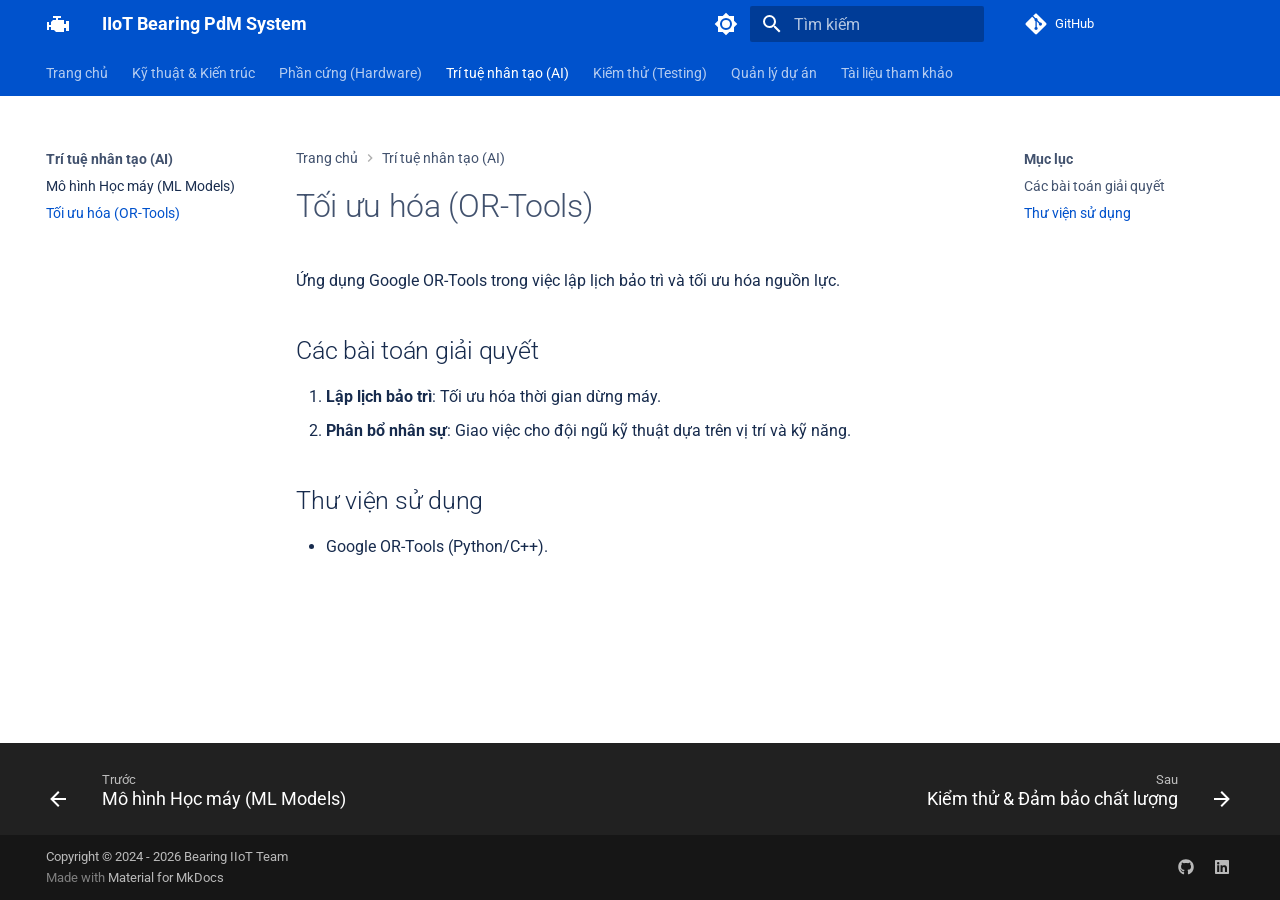
<file: or-tools/index.html>
<!doctype html>
<html lang="vi" class="no-js">
  <head>
    
      <meta charset="utf-8">
      <meta name="viewport" content="width=device-width,initial-scale=1">
      
      
      
        <link rel="canonical" href="https://FSB-IoT-Project.github.io/bearing-iiot/or-tools/">
      
      
        <link rel="prev" href="../ml-models/">
      
      
        <link rel="next" href="../testing/">
      
      
        
      
      
      <link rel="icon" href="../assets/images/favicon.png">
      <meta name="generator" content="mkdocs-1.6.1, mkdocs-material-9.7.1">
    
    
      
        <title>Tối ưu hóa (OR-Tools) - IIoT Bearing PdM System</title>
      
    
    
      <link rel="stylesheet" href="../assets/stylesheets/main.484c7ddc.min.css">
      
        
        <link rel="stylesheet" href="../assets/stylesheets/palette.ab4e12ef.min.css">
      
      


    
    
      
    
    
      
        
        
        <link rel="preconnect" href="https://fonts.gstatic.com" crossorigin>
        <link rel="stylesheet" href="https://fonts.googleapis.com/css?family=Roboto:300,300i,400,400i,700,700i%7CRoboto+Mono:400,400i,700,700i&display=fallback">
        <style>:root{--md-text-font:"Roboto";--md-code-font:"Roboto Mono"}</style>
      
    
    
      <link rel="stylesheet" href="../stylesheets/extra.css">
    
    <script>__md_scope=new URL("..",location),__md_hash=e=>[...e].reduce(((e,_)=>(e<<5)-e+_.charCodeAt(0)),0),__md_get=(e,_=localStorage,t=__md_scope)=>JSON.parse(_.getItem(t.pathname+"."+e)),__md_set=(e,_,t=localStorage,a=__md_scope)=>{try{t.setItem(a.pathname+"."+e,JSON.stringify(_))}catch(e){}}</script>
    
      

    
    
  </head>
  
  
    
    
      
    
    
    
    
    <body dir="ltr" data-md-color-scheme="default" data-md-color-primary="custom" data-md-color-accent="custom">
  
    
    <input class="md-toggle" data-md-toggle="drawer" type="checkbox" id="__drawer" autocomplete="off">
    <input class="md-toggle" data-md-toggle="search" type="checkbox" id="__search" autocomplete="off">
    <label class="md-overlay" for="__drawer"></label>
    <div data-md-component="skip">
      
        
        <a href="#toi-uu-hoa-or-tools" class="md-skip">
          Bỏ qua
        </a>
      
    </div>
    <div data-md-component="announce">
      
    </div>
    
    
      

<header class="md-header" data-md-component="header">
  <nav class="md-header__inner md-grid" aria-label="Đầu trang">
    <a href=".." title="IIoT Bearing PdM System" class="md-header__button md-logo" aria-label="IIoT Bearing PdM System" data-md-component="logo">
      
  
  <svg xmlns="http://www.w3.org/2000/svg" viewBox="0 0 24 24"><path d="M7 4v2h3v2H7l-2 2v3H3v-3H1v8h2v-3h2v3h3l2 2h8v-4h2v3h3V9h-3v3h-2V8h-6V6h3V4z"/></svg>

    </a>
    <label class="md-header__button md-icon" for="__drawer">
      
      <svg xmlns="http://www.w3.org/2000/svg" viewBox="0 0 24 24"><path d="M3 6h18v2H3zm0 5h18v2H3zm0 5h18v2H3z"/></svg>
    </label>
    <div class="md-header__title" data-md-component="header-title">
      <div class="md-header__ellipsis">
        <div class="md-header__topic">
          <span class="md-ellipsis">
            IIoT Bearing PdM System
          </span>
        </div>
        <div class="md-header__topic" data-md-component="header-topic">
          <span class="md-ellipsis">
            
              Tối ưu hóa (OR-Tools)
            
          </span>
        </div>
      </div>
    </div>
    
      
        <form class="md-header__option" data-md-component="palette">
  
    
    
    
    <input class="md-option" data-md-color-media="(prefers-color-scheme: light)" data-md-color-scheme="default" data-md-color-primary="custom" data-md-color-accent="custom"  aria-label="Switch to dark mode"  type="radio" name="__palette" id="__palette_0">
    
      <label class="md-header__button md-icon" title="Switch to dark mode" for="__palette_1" hidden>
        <svg xmlns="http://www.w3.org/2000/svg" viewBox="0 0 24 24"><path d="M12 8a4 4 0 0 0-4 4 4 4 0 0 0 4 4 4 4 0 0 0 4-4 4 4 0 0 0-4-4m0 10a6 6 0 0 1-6-6 6 6 0 0 1 6-6 6 6 0 0 1 6 6 6 6 0 0 1-6 6m8-9.31V4h-4.69L12 .69 8.69 4H4v4.69L.69 12 4 15.31V20h4.69L12 23.31 15.31 20H20v-4.69L23.31 12z"/></svg>
      </label>
    
  
    
    
    
    <input class="md-option" data-md-color-media="(prefers-color-scheme: dark)" data-md-color-scheme="slate" data-md-color-primary="custom" data-md-color-accent="custom"  aria-label="Switch to light mode"  type="radio" name="__palette" id="__palette_1">
    
      <label class="md-header__button md-icon" title="Switch to light mode" for="__palette_0" hidden>
        <svg xmlns="http://www.w3.org/2000/svg" viewBox="0 0 24 24"><path d="M12 18c-.89 0-1.74-.2-2.5-.55C11.56 16.5 13 14.42 13 12s-1.44-4.5-3.5-5.45C10.26 6.2 11.11 6 12 6a6 6 0 0 1 6 6 6 6 0 0 1-6 6m8-9.31V4h-4.69L12 .69 8.69 4H4v4.69L.69 12 4 15.31V20h4.69L12 23.31 15.31 20H20v-4.69L23.31 12z"/></svg>
      </label>
    
  
</form>
      
    
    
      <script>var palette=__md_get("__palette");if(palette&&palette.color){if("(prefers-color-scheme)"===palette.color.media){var media=matchMedia("(prefers-color-scheme: light)"),input=document.querySelector(media.matches?"[data-md-color-media='(prefers-color-scheme: light)']":"[data-md-color-media='(prefers-color-scheme: dark)']");palette.color.media=input.getAttribute("data-md-color-media"),palette.color.scheme=input.getAttribute("data-md-color-scheme"),palette.color.primary=input.getAttribute("data-md-color-primary"),palette.color.accent=input.getAttribute("data-md-color-accent")}for(var[key,value]of Object.entries(palette.color))document.body.setAttribute("data-md-color-"+key,value)}</script>
    
    
    
      
      
        <label class="md-header__button md-icon" for="__search">
          
          <svg xmlns="http://www.w3.org/2000/svg" viewBox="0 0 24 24"><path d="M9.5 3A6.5 6.5 0 0 1 16 9.5c0 1.61-.59 3.09-1.56 4.23l.27.27h.79l5 5-1.5 1.5-5-5v-.79l-.27-.27A6.52 6.52 0 0 1 9.5 16 6.5 6.5 0 0 1 3 9.5 6.5 6.5 0 0 1 9.5 3m0 2C7 5 5 7 5 9.5S7 14 9.5 14 14 12 14 9.5 12 5 9.5 5"/></svg>
        </label>
        <div class="md-search" data-md-component="search" role="dialog">
  <label class="md-search__overlay" for="__search"></label>
  <div class="md-search__inner" role="search">
    <form class="md-search__form" name="search">
      <input type="text" class="md-search__input" name="query" aria-label="Tìm kiếm" placeholder="Tìm kiếm" autocapitalize="off" autocorrect="off" autocomplete="off" spellcheck="false" data-md-component="search-query" required>
      <label class="md-search__icon md-icon" for="__search">
        
        <svg xmlns="http://www.w3.org/2000/svg" viewBox="0 0 24 24"><path d="M9.5 3A6.5 6.5 0 0 1 16 9.5c0 1.61-.59 3.09-1.56 4.23l.27.27h.79l5 5-1.5 1.5-5-5v-.79l-.27-.27A6.52 6.52 0 0 1 9.5 16 6.5 6.5 0 0 1 3 9.5 6.5 6.5 0 0 1 9.5 3m0 2C7 5 5 7 5 9.5S7 14 9.5 14 14 12 14 9.5 12 5 9.5 5"/></svg>
        
        <svg xmlns="http://www.w3.org/2000/svg" viewBox="0 0 24 24"><path d="M20 11v2H8l5.5 5.5-1.42 1.42L4.16 12l7.92-7.92L13.5 5.5 8 11z"/></svg>
      </label>
      <nav class="md-search__options" aria-label="Tìm kiếm">
        
          <a href="javascript:void(0)" class="md-search__icon md-icon" title="Chia sẻ" aria-label="Chia sẻ" data-clipboard data-clipboard-text="" data-md-component="search-share" tabindex="-1">
            
            <svg xmlns="http://www.w3.org/2000/svg" viewBox="0 0 24 24"><path d="M18 16.08c-.76 0-1.44.3-1.96.77L8.91 12.7c.05-.23.09-.46.09-.7s-.04-.47-.09-.7l7.05-4.11c.54.5 1.25.81 2.04.81a3 3 0 0 0 3-3 3 3 0 0 0-3-3 3 3 0 0 0-3 3c0 .24.04.47.09.7L8.04 9.81C7.5 9.31 6.79 9 6 9a3 3 0 0 0-3 3 3 3 0 0 0 3 3c.79 0 1.5-.31 2.04-.81l7.12 4.15c-.05.21-.08.43-.08.66 0 1.61 1.31 2.91 2.92 2.91s2.92-1.3 2.92-2.91A2.92 2.92 0 0 0 18 16.08"/></svg>
          </a>
        
        <button type="reset" class="md-search__icon md-icon" title="Xoá" aria-label="Xoá" tabindex="-1">
          
          <svg xmlns="http://www.w3.org/2000/svg" viewBox="0 0 24 24"><path d="M19 6.41 17.59 5 12 10.59 6.41 5 5 6.41 10.59 12 5 17.59 6.41 19 12 13.41 17.59 19 19 17.59 13.41 12z"/></svg>
        </button>
      </nav>
      
        <div class="md-search__suggest" data-md-component="search-suggest"></div>
      
    </form>
    <div class="md-search__output">
      <div class="md-search__scrollwrap" tabindex="0" data-md-scrollfix>
        <div class="md-search-result" data-md-component="search-result">
          <div class="md-search-result__meta">
            Initializing search
          </div>
          <ol class="md-search-result__list" role="presentation"></ol>
        </div>
      </div>
    </div>
  </div>
</div>
      
    
    
      <div class="md-header__source">
        <a href="https://github.com/FSB-IoT-Project/bearing-iiot" title="Xem mã nguồn" class="md-source" data-md-component="source">
  <div class="md-source__icon md-icon">
    
    <svg xmlns="http://www.w3.org/2000/svg" viewBox="0 0 448 512"><!--! Font Awesome Free 7.1.0 by @fontawesome - https://fontawesome.com License - https://fontawesome.com/license/free (Icons: CC BY 4.0, Fonts: SIL OFL 1.1, Code: MIT License) Copyright 2025 Fonticons, Inc.--><path d="M439.6 236.1 244 40.5c-5.4-5.5-12.8-8.5-20.4-8.5s-15 3-20.4 8.4L162.5 81l51.5 51.5c27.1-9.1 52.7 16.8 43.4 43.7l49.7 49.7c34.2-11.8 61.2 31 35.5 56.7-26.5 26.5-70.2-2.9-56-37.3L240.3 199v121.9c25.3 12.5 22.3 41.8 9.1 55-6.4 6.4-15.2 10.1-24.3 10.1s-17.8-3.6-24.3-10.1c-17.6-17.6-11.1-46.9 11.2-56v-123c-20.8-8.5-24.6-30.7-18.6-45L142.6 101 8.5 235.1C3 240.6 0 247.9 0 255.5s3 15 8.5 20.4l195.6 195.7c5.4 5.4 12.7 8.4 20.4 8.4s15-3 20.4-8.4l194.7-194.7c5.4-5.4 8.4-12.8 8.4-20.4s-3-15-8.4-20.4"/></svg>
  </div>
  <div class="md-source__repository">
    GitHub
  </div>
</a>
      </div>
    
  </nav>
  
</header>
    
    <div class="md-container" data-md-component="container">
      
      
        
          
            
<nav class="md-tabs" aria-label="Tabs" data-md-component="tabs">
  <div class="md-grid">
    <ul class="md-tabs__list">
      
        
  
  
  
  
    <li class="md-tabs__item">
      <a href=".." class="md-tabs__link">
        
  
  
    
  
  Trang chủ

      </a>
    </li>
  

      
        
  
  
  
  
    
    
      <li class="md-tabs__item">
        <a href="../architecture/" class="md-tabs__link">
          
  
  
    
  
  Kỹ thuật & Kiến trúc

        </a>
      </li>
    
  

      
        
  
  
  
  
    
    
      <li class="md-tabs__item">
        <a href="../hardware/esp32/" class="md-tabs__link">
          
  
  
    
  
  Phần cứng (Hardware)

        </a>
      </li>
    
  

      
        
  
  
  
    
  
  
    
    
      <li class="md-tabs__item md-tabs__item--active">
        <a href="../ml-models/" class="md-tabs__link">
          
  
  
    
  
  Trí tuệ nhân tạo (AI)

        </a>
      </li>
    
  

      
        
  
  
  
  
    
    
      <li class="md-tabs__item">
        <a href="../testing/" class="md-tabs__link">
          
  
  
    
  
  Kiểm thử (Testing)

        </a>
      </li>
    
  

      
        
  
  
  
  
    
    
      <li class="md-tabs__item">
        <a href="../roadmap/" class="md-tabs__link">
          
  
  
    
  
  Quản lý dự án

        </a>
      </li>
    
  

      
        
  
  
  
  
    <li class="md-tabs__item">
      <a href="../references/" class="md-tabs__link">
        
  
  
    
  
  Tài liệu tham khảo

      </a>
    </li>
  

      
    </ul>
  </div>
</nav>
          
        
      
      <main class="md-main" data-md-component="main">
        <div class="md-main__inner md-grid">
          
            
              
              <div class="md-sidebar md-sidebar--primary" data-md-component="sidebar" data-md-type="navigation" >
                <div class="md-sidebar__scrollwrap">
                  <div class="md-sidebar__inner">
                    


  


<nav class="md-nav md-nav--primary md-nav--lifted" aria-label="Thanh điều hướng" data-md-level="0">
  <label class="md-nav__title" for="__drawer">
    <a href=".." title="IIoT Bearing PdM System" class="md-nav__button md-logo" aria-label="IIoT Bearing PdM System" data-md-component="logo">
      
  
  <svg xmlns="http://www.w3.org/2000/svg" viewBox="0 0 24 24"><path d="M7 4v2h3v2H7l-2 2v3H3v-3H1v8h2v-3h2v3h3l2 2h8v-4h2v3h3V9h-3v3h-2V8h-6V6h3V4z"/></svg>

    </a>
    IIoT Bearing PdM System
  </label>
  
    <div class="md-nav__source">
      <a href="https://github.com/FSB-IoT-Project/bearing-iiot" title="Xem mã nguồn" class="md-source" data-md-component="source">
  <div class="md-source__icon md-icon">
    
    <svg xmlns="http://www.w3.org/2000/svg" viewBox="0 0 448 512"><!--! Font Awesome Free 7.1.0 by @fontawesome - https://fontawesome.com License - https://fontawesome.com/license/free (Icons: CC BY 4.0, Fonts: SIL OFL 1.1, Code: MIT License) Copyright 2025 Fonticons, Inc.--><path d="M439.6 236.1 244 40.5c-5.4-5.5-12.8-8.5-20.4-8.5s-15 3-20.4 8.4L162.5 81l51.5 51.5c27.1-9.1 52.7 16.8 43.4 43.7l49.7 49.7c34.2-11.8 61.2 31 35.5 56.7-26.5 26.5-70.2-2.9-56-37.3L240.3 199v121.9c25.3 12.5 22.3 41.8 9.1 55-6.4 6.4-15.2 10.1-24.3 10.1s-17.8-3.6-24.3-10.1c-17.6-17.6-11.1-46.9 11.2-56v-123c-20.8-8.5-24.6-30.7-18.6-45L142.6 101 8.5 235.1C3 240.6 0 247.9 0 255.5s3 15 8.5 20.4l195.6 195.7c5.4 5.4 12.7 8.4 20.4 8.4s15-3 20.4-8.4l194.7-194.7c5.4-5.4 8.4-12.8 8.4-20.4s-3-15-8.4-20.4"/></svg>
  </div>
  <div class="md-source__repository">
    GitHub
  </div>
</a>
    </div>
  
  <ul class="md-nav__list" data-md-scrollfix>
    
      
      
  
  
  
  
    <li class="md-nav__item">
      <a href=".." class="md-nav__link">
        
  
  
  <span class="md-ellipsis">
    
  
    Trang chủ
  

    
  </span>
  
  

      </a>
    </li>
  

    
      
      
  
  
  
  
    
    
      
        
      
        
      
    
    
    
      
      
        
      
    
    
    <li class="md-nav__item md-nav__item--nested">
      
        
        
          
        
        <input class="md-nav__toggle md-toggle md-toggle--indeterminate" type="checkbox" id="__nav_2" >
        
          
          <label class="md-nav__link" for="__nav_2" id="__nav_2_label" tabindex="0">
            
  
  
  <span class="md-ellipsis">
    
  
    Kỹ thuật & Kiến trúc
  

    
  </span>
  
  

            <span class="md-nav__icon md-icon"></span>
          </label>
        
        <nav class="md-nav" data-md-level="1" aria-labelledby="__nav_2_label" aria-expanded="false">
          <label class="md-nav__title" for="__nav_2">
            <span class="md-nav__icon md-icon"></span>
            
  
    Kỹ thuật & Kiến trúc
  

          </label>
          <ul class="md-nav__list" data-md-scrollfix>
            
              
                
  
  
  
  
    <li class="md-nav__item">
      <a href="../architecture/" class="md-nav__link">
        
  
  
  <span class="md-ellipsis">
    
  
    Kiến trúc hệ thống
  

    
  </span>
  
  

      </a>
    </li>
  

              
            
              
                
  
  
  
  
    <li class="md-nav__item">
      <a href="../specification/" class="md-nav__link">
        
  
  
  <span class="md-ellipsis">
    
  
    Đặc tả kỹ thuật
  

    
  </span>
  
  

      </a>
    </li>
  

              
            
          </ul>
        </nav>
      
    </li>
  

    
      
      
  
  
  
  
    
    
      
        
      
        
      
        
      
    
    
    
      
      
        
      
    
    
    <li class="md-nav__item md-nav__item--nested">
      
        
        
          
        
        <input class="md-nav__toggle md-toggle md-toggle--indeterminate" type="checkbox" id="__nav_3" >
        
          
          <label class="md-nav__link" for="__nav_3" id="__nav_3_label" tabindex="0">
            
  
  
  <span class="md-ellipsis">
    
  
    Phần cứng (Hardware)
  

    
  </span>
  
  

            <span class="md-nav__icon md-icon"></span>
          </label>
        
        <nav class="md-nav" data-md-level="1" aria-labelledby="__nav_3_label" aria-expanded="false">
          <label class="md-nav__title" for="__nav_3">
            <span class="md-nav__icon md-icon"></span>
            
  
    Phần cứng (Hardware)
  

          </label>
          <ul class="md-nav__list" data-md-scrollfix>
            
              
                
  
  
  
  
    <li class="md-nav__item">
      <a href="../hardware/esp32/" class="md-nav__link">
        
  
  
  <span class="md-ellipsis">
    
  
    Thiết bị ESP32 S3 N16R8
  

    
  </span>
  
  

      </a>
    </li>
  

              
            
              
                
  
  
  
  
    <li class="md-nav__item">
      <a href="../hardware/raspberry-pi/" class="md-nav__link">
        
  
  
  <span class="md-ellipsis">
    
  
    Raspberry Pi 4
  

    
  </span>
  
  

      </a>
    </li>
  

              
            
              
                
  
  
  
  
    <li class="md-nav__item">
      <a href="../hardware/cloud-server/" class="md-nav__link">
        
  
  
  <span class="md-ellipsis">
    
  
    Cloud Server
  

    
  </span>
  
  

      </a>
    </li>
  

              
            
          </ul>
        </nav>
      
    </li>
  

    
      
      
  
  
    
  
  
  
    
    
      
        
      
        
      
    
    
    
      
        
        
      
      
        
      
    
    
    <li class="md-nav__item md-nav__item--active md-nav__item--section md-nav__item--nested">
      
        
        
        <input class="md-nav__toggle md-toggle " type="checkbox" id="__nav_4" checked>
        
          
          <label class="md-nav__link" for="__nav_4" id="__nav_4_label" tabindex="">
            
  
  
  <span class="md-ellipsis">
    
  
    Trí tuệ nhân tạo (AI)
  

    
  </span>
  
  

            <span class="md-nav__icon md-icon"></span>
          </label>
        
        <nav class="md-nav" data-md-level="1" aria-labelledby="__nav_4_label" aria-expanded="true">
          <label class="md-nav__title" for="__nav_4">
            <span class="md-nav__icon md-icon"></span>
            
  
    Trí tuệ nhân tạo (AI)
  

          </label>
          <ul class="md-nav__list" data-md-scrollfix>
            
              
                
  
  
  
  
    <li class="md-nav__item">
      <a href="../ml-models/" class="md-nav__link">
        
  
  
  <span class="md-ellipsis">
    
  
    Mô hình Học máy (ML Models)
  

    
  </span>
  
  

      </a>
    </li>
  

              
            
              
                
  
  
    
  
  
  
    <li class="md-nav__item md-nav__item--active">
      
      <input class="md-nav__toggle md-toggle" type="checkbox" id="__toc">
      
      
        
      
      
        <label class="md-nav__link md-nav__link--active" for="__toc">
          
  
  
  <span class="md-ellipsis">
    
  
    Tối ưu hóa (OR-Tools)
  

    
  </span>
  
  

          <span class="md-nav__icon md-icon"></span>
        </label>
      
      <a href="./" class="md-nav__link md-nav__link--active">
        
  
  
  <span class="md-ellipsis">
    
  
    Tối ưu hóa (OR-Tools)
  

    
  </span>
  
  

      </a>
      
        

<nav class="md-nav md-nav--secondary" aria-label="Mục lục">
  
  
  
    
  
  
    <label class="md-nav__title" for="__toc">
      <span class="md-nav__icon md-icon"></span>
      Mục lục
    </label>
    <ul class="md-nav__list" data-md-component="toc" data-md-scrollfix>
      
        <li class="md-nav__item">
  <a href="#cac-bai-toan-giai-quyet" class="md-nav__link">
    <span class="md-ellipsis">
      
        Các bài toán giải quyết
      
    </span>
  </a>
  
</li>
      
        <li class="md-nav__item">
  <a href="#thu-vien-su-dung" class="md-nav__link">
    <span class="md-ellipsis">
      
        Thư viện sử dụng
      
    </span>
  </a>
  
</li>
      
    </ul>
  
</nav>
      
    </li>
  

              
            
          </ul>
        </nav>
      
    </li>
  

    
      
      
  
  
  
  
    
    
      
        
      
        
      
        
      
    
    
    
      
      
        
      
    
    
    <li class="md-nav__item md-nav__item--nested">
      
        
        
          
        
        <input class="md-nav__toggle md-toggle md-toggle--indeterminate" type="checkbox" id="__nav_5" >
        
          
          <label class="md-nav__link" for="__nav_5" id="__nav_5_label" tabindex="0">
            
  
  
  <span class="md-ellipsis">
    
  
    Kiểm thử (Testing)
  

    
  </span>
  
  

            <span class="md-nav__icon md-icon"></span>
          </label>
        
        <nav class="md-nav" data-md-level="1" aria-labelledby="__nav_5_label" aria-expanded="false">
          <label class="md-nav__title" for="__nav_5">
            <span class="md-nav__icon md-icon"></span>
            
  
    Kiểm thử (Testing)
  

          </label>
          <ul class="md-nav__list" data-md-scrollfix>
            
              
                
  
  
  
  
    <li class="md-nav__item">
      <a href="../testing/" class="md-nav__link">
        
  
  
  <span class="md-ellipsis">
    
  
    Kiểm thử &amp; Đảm bảo chất lượng
  

    
  </span>
  
  

      </a>
    </li>
  

              
            
              
                
  
  
  
  
    <li class="md-nav__item">
      <a href="../testing-project/test-strategy/" class="md-nav__link">
        
  
  
  <span class="md-ellipsis">
    
  
    Chiến lược Kiểm thử (Test Strategy)
  

    
  </span>
  
  

      </a>
    </li>
  

              
            
              
                
  
  
  
  
    <li class="md-nav__item">
      <a href="../testing-project/test-results/" class="md-nav__link">
        
  
  
  <span class="md-ellipsis">
    
  
    Kết quả Kiểm thử (Test Results)
  

    
  </span>
  
  

      </a>
    </li>
  

              
            
          </ul>
        </nav>
      
    </li>
  

    
      
      
  
  
  
  
    
    
      
        
      
        
      
    
    
    
      
      
        
      
    
    
    <li class="md-nav__item md-nav__item--nested">
      
        
        
          
        
        <input class="md-nav__toggle md-toggle md-toggle--indeterminate" type="checkbox" id="__nav_6" >
        
          
          <label class="md-nav__link" for="__nav_6" id="__nav_6_label" tabindex="0">
            
  
  
  <span class="md-ellipsis">
    
  
    Quản lý dự án
  

    
  </span>
  
  

            <span class="md-nav__icon md-icon"></span>
          </label>
        
        <nav class="md-nav" data-md-level="1" aria-labelledby="__nav_6_label" aria-expanded="false">
          <label class="md-nav__title" for="__nav_6">
            <span class="md-nav__icon md-icon"></span>
            
  
    Quản lý dự án
  

          </label>
          <ul class="md-nav__list" data-md-scrollfix>
            
              
                
  
  
  
  
    <li class="md-nav__item">
      <a href="../roadmap/" class="md-nav__link">
        
  
  
  <span class="md-ellipsis">
    
  
    Lộ trình
  

    
  </span>
  
  

      </a>
    </li>
  

              
            
              
                
  
  
  
  
    <li class="md-nav__item">
      <a href="../style-guide/" class="md-nav__link">
        
  
  
  <span class="md-ellipsis">
    
  
    Hướng dẫn thiết kế
  

    
  </span>
  
  

      </a>
    </li>
  

              
            
          </ul>
        </nav>
      
    </li>
  

    
      
      
  
  
  
  
    <li class="md-nav__item">
      <a href="../references/" class="md-nav__link">
        
  
  
  <span class="md-ellipsis">
    
  
    Tài liệu tham khảo
  

    
  </span>
  
  

      </a>
    </li>
  

    
  </ul>
</nav>
                  </div>
                </div>
              </div>
            
            
              
              <div class="md-sidebar md-sidebar--secondary" data-md-component="sidebar" data-md-type="toc" >
                <div class="md-sidebar__scrollwrap">
                  <div class="md-sidebar__inner">
                    

<nav class="md-nav md-nav--secondary" aria-label="Mục lục">
  
  
  
    
  
  
    <label class="md-nav__title" for="__toc">
      <span class="md-nav__icon md-icon"></span>
      Mục lục
    </label>
    <ul class="md-nav__list" data-md-component="toc" data-md-scrollfix>
      
        <li class="md-nav__item">
  <a href="#cac-bai-toan-giai-quyet" class="md-nav__link">
    <span class="md-ellipsis">
      
        Các bài toán giải quyết
      
    </span>
  </a>
  
</li>
      
        <li class="md-nav__item">
  <a href="#thu-vien-su-dung" class="md-nav__link">
    <span class="md-ellipsis">
      
        Thư viện sử dụng
      
    </span>
  </a>
  
</li>
      
    </ul>
  
</nav>
                  </div>
                </div>
              </div>
            
          
          
            <div class="md-content" data-md-component="content">
              
                



  


  <nav class="md-path" aria-label="Thanh điều hướng" >
    <ol class="md-path__list">
      
        
  
  
    <li class="md-path__item">
      <a href=".." class="md-path__link">
        
  <span class="md-ellipsis">
    Trang chủ
  </span>

      </a>
    </li>
  

      
      
        
  
  
    
    
      <li class="md-path__item">
        <a href="../ml-models/" class="md-path__link">
          
  <span class="md-ellipsis">
    Trí tuệ nhân tạo (AI)
  </span>

        </a>
      </li>
    
  

      
    </ol>
  </nav>

              
              <article class="md-content__inner md-typeset">
                
                  


  
  


<h1 id="toi-uu-hoa-or-tools">Tối ưu hóa (OR-Tools)</h1>
<p>Ứng dụng Google OR-Tools trong việc lập lịch bảo trì và tối ưu hóa nguồn lực.</p>
<h2 id="cac-bai-toan-giai-quyet">Các bài toán giải quyết</h2>
<ol>
<li><strong>Lập lịch bảo trì</strong>: Tối ưu hóa thời gian dừng máy.</li>
<li><strong>Phân bổ nhân sự</strong>: Giao việc cho đội ngũ kỹ thuật dựa trên vị trí và kỹ năng.</li>
</ol>
<h2 id="thu-vien-su-dung">Thư viện sử dụng</h2>
<ul>
<li>Google OR-Tools (Python/C++).</li>
</ul>












                
              </article>
            </div>
          
          
<script>var target=document.getElementById(location.hash.slice(1));target&&target.name&&(target.checked=target.name.startsWith("__tabbed_"))</script>
        </div>
        
          <button type="button" class="md-top md-icon" data-md-component="top" hidden>
  
  <svg xmlns="http://www.w3.org/2000/svg" viewBox="0 0 24 24"><path d="M13 20h-2V8l-5.5 5.5-1.42-1.42L12 4.16l7.92 7.92-1.42 1.42L13 8z"/></svg>
  Trở lại mục lục
</button>
        
      </main>
      
        <footer class="md-footer">
  
    
      
      <nav class="md-footer__inner md-grid" aria-label="Chân trang" >
        
          
          <a href="../ml-models/" class="md-footer__link md-footer__link--prev" aria-label="Trước: Mô hình Học máy (ML Models)">
            <div class="md-footer__button md-icon">
              
              <svg xmlns="http://www.w3.org/2000/svg" viewBox="0 0 24 24"><path d="M20 11v2H8l5.5 5.5-1.42 1.42L4.16 12l7.92-7.92L13.5 5.5 8 11z"/></svg>
            </div>
            <div class="md-footer__title">
              <span class="md-footer__direction">
                Trước
              </span>
              <div class="md-ellipsis">
                Mô hình Học máy (ML Models)
              </div>
            </div>
          </a>
        
        
          
          <a href="../testing/" class="md-footer__link md-footer__link--next" aria-label="Sau: Kiểm thử &amp;amp; Đảm bảo chất lượng">
            <div class="md-footer__title">
              <span class="md-footer__direction">
                Sau
              </span>
              <div class="md-ellipsis">
                Kiểm thử &amp; Đảm bảo chất lượng
              </div>
            </div>
            <div class="md-footer__button md-icon">
              
              <svg xmlns="http://www.w3.org/2000/svg" viewBox="0 0 24 24"><path d="M4 11v2h12l-5.5 5.5 1.42 1.42L19.84 12l-7.92-7.92L10.5 5.5 16 11z"/></svg>
            </div>
          </a>
        
      </nav>
    
  
  <div class="md-footer-meta md-typeset">
    <div class="md-footer-meta__inner md-grid">
      <div class="md-copyright">
  
    <div class="md-copyright__highlight">
      Copyright &copy; 2024 - 2026 Bearing IIoT Team
    </div>
  
  
    Made with
    <a href="https://squidfunk.github.io/mkdocs-material/" target="_blank" rel="noopener">
      Material for MkDocs
    </a>
  
</div>
      
        
<div class="md-social">
  
    
    
    
    
      
      
    
    <a href="https://github.com/trungbuidesu" target="_blank" rel="noopener" title="github.com" class="md-social__link">
      <svg xmlns="http://www.w3.org/2000/svg" viewBox="0 0 512 512"><!--! Font Awesome Free 7.1.0 by @fontawesome - https://fontawesome.com License - https://fontawesome.com/license/free (Icons: CC BY 4.0, Fonts: SIL OFL 1.1, Code: MIT License) Copyright 2025 Fonticons, Inc.--><path d="M173.9 397.4c0 2-2.3 3.6-5.2 3.6-3.3.3-5.6-1.3-5.6-3.6 0-2 2.3-3.6 5.2-3.6 3-.3 5.6 1.3 5.6 3.6m-31.1-4.5c-.7 2 1.3 4.3 4.3 4.9 2.6 1 5.6 0 6.2-2s-1.3-4.3-4.3-5.2c-2.6-.7-5.5.3-6.2 2.3m44.2-1.7c-2.9.7-4.9 2.6-4.6 4.9.3 2 2.9 3.3 5.9 2.6 2.9-.7 4.9-2.6 4.6-4.6-.3-1.9-3-3.2-5.9-2.9M252.8 8C114.1 8 8 113.3 8 252c0 110.9 69.8 205.8 169.5 239.2 12.8 2.3 17.3-5.6 17.3-12.1 0-6.2-.3-40.4-.3-61.4 0 0-70 15-84.7-29.8 0 0-11.4-29.1-27.8-36.6 0 0-22.9-15.7 1.6-15.4 0 0 24.9 2 38.6 25.8 21.9 38.6 58.6 27.5 72.9 20.9 2.3-16 8.8-27.1 16-33.7-55.9-6.2-112.3-14.3-112.3-110.5 0-27.5 7.6-41.3 23.6-58.9-2.6-6.5-11.1-33.3 2.6-67.9 20.9-6.5 69 27 69 27 20-5.6 41.5-8.5 62.8-8.5s42.8 2.9 62.8 8.5c0 0 48.1-33.6 69-27 13.7 34.7 5.2 61.4 2.6 67.9 16 17.7 25.8 31.5 25.8 58.9 0 96.5-58.9 104.2-114.8 110.5 9.2 7.9 17 22.9 17 46.4 0 33.7-.3 75.4-.3 83.6 0 6.5 4.6 14.4 17.3 12.1C436.2 457.8 504 362.9 504 252 504 113.3 391.5 8 252.8 8M105.2 352.9c-1.3 1-1 3.3.7 5.2 1.6 1.6 3.9 2.3 5.2 1 1.3-1 1-3.3-.7-5.2-1.6-1.6-3.9-2.3-5.2-1m-10.8-8.1c-.7 1.3.3 2.9 2.3 3.9 1.6 1 3.6.7 4.3-.7.7-1.3-.3-2.9-2.3-3.9-2-.6-3.6-.3-4.3.7m32.4 35.6c-1.6 1.3-1 4.3 1.3 6.2 2.3 2.3 5.2 2.6 6.5 1 1.3-1.3.7-4.3-1.3-6.2-2.2-2.3-5.2-2.6-6.5-1m-11.4-14.7c-1.6 1-1.6 3.6 0 5.9s4.3 3.3 5.6 2.3c1.6-1.3 1.6-3.9 0-6.2-1.4-2.3-4-3.3-5.6-2"/></svg>
    </a>
  
    
    
    
    
      
      
    
    <a href="https://www.linkedin.com/in/buiductrung29/" target="_blank" rel="noopener" title="www.linkedin.com" class="md-social__link">
      <svg xmlns="http://www.w3.org/2000/svg" viewBox="0 0 448 512"><!--! Font Awesome Free 7.1.0 by @fontawesome - https://fontawesome.com License - https://fontawesome.com/license/free (Icons: CC BY 4.0, Fonts: SIL OFL 1.1, Code: MIT License) Copyright 2025 Fonticons, Inc.--><path d="M416 32H31.9C14.3 32 0 46.5 0 64.3v383.4C0 465.5 14.3 480 31.9 480H416c17.6 0 32-14.5 32-32.3V64.3c0-17.8-14.4-32.3-32-32.3M135.4 416H69V202.2h66.5V416zM102.2 96a38.5 38.5 0 1 1 0 77 38.5 38.5 0 1 1 0-77m282.1 320h-66.4V312c0-24.8-.5-56.7-34.5-56.7-34.6 0-39.9 27-39.9 54.9V416h-66.4V202.2h63.7v29.2h.9c8.9-16.8 30.6-34.5 62.9-34.5 67.2 0 79.7 44.3 79.7 101.9z"/></svg>
    </a>
  
</div>
      
    </div>
  </div>
</footer>
      
    </div>
    <div class="md-dialog" data-md-component="dialog">
      <div class="md-dialog__inner md-typeset"></div>
    </div>
    
    
    
      
      
      <script id="__config" type="application/json">{"annotate": null, "base": "..", "features": ["navigation.tabs", "navigation.sections", "navigation.expand", "navigation.path", "navigation.top", "navigation.footer", "navigation.tracking", "navigation.instant", "navigation.indexes", "search.suggest", "search.highlight", "search.share", "content.code.copy", "content.code.annotate"], "search": "../assets/javascripts/workers/search.2c215733.min.js", "tags": null, "translations": {"clipboard.copied": "\u0110\u00e3 sao ch\u00e9p", "clipboard.copy": "Sao ch\u00e9p v\u00e0o b\u1ed9 nh\u1edb t\u1ea1m", "search.result.more.one": "1 t\u1eeb kh\u00e1c trong trang", "search.result.more.other": "# t\u1eeb kh\u00e1c trong trang", "search.result.none": "Kh\u00f4ng t\u00ecm th\u1ea5y t\u00e0i li\u1ec7u li\u00ean quan", "search.result.one": "1 t\u00e0i li\u1ec7u li\u00ean quan", "search.result.other": "# t\u00e0i li\u1ec7u li\u00ean quan", "search.result.placeholder": "Nh\u1eadp \u0111\u1ec3 b\u1eaft \u0111\u1ea7u t\u00ecm ki\u1ebfm", "search.result.term.missing": "Kh\u00f4ng", "select.version": "Ch\u1ecdn phi\u00ean b\u1ea3n"}, "version": null}</script>
    
    
      <script src="../assets/javascripts/bundle.79ae519e.min.js"></script>
      
    
  </body>
</html>
</file>
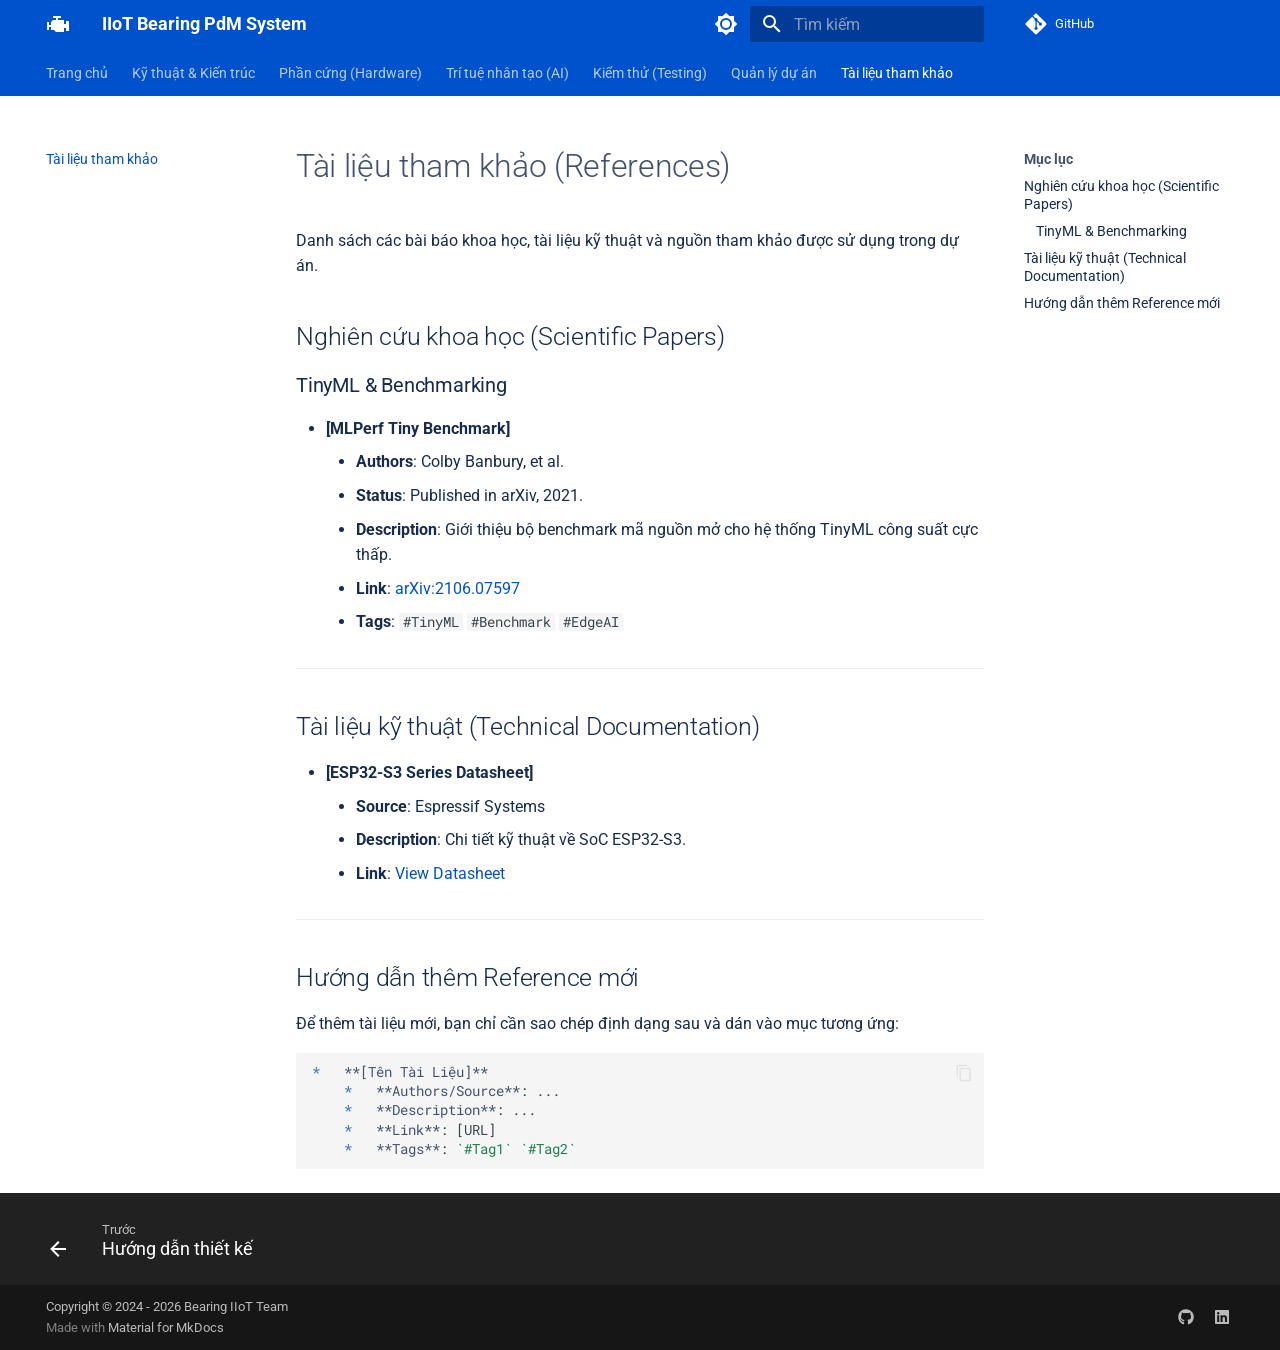
<file: references/index.html>
<!doctype html>
<html lang="vi" class="no-js">
  <head>
    
      <meta charset="utf-8">
      <meta name="viewport" content="width=device-width,initial-scale=1">
      
      
      
        <link rel="canonical" href="https://FSB-IoT-Project.github.io/bearing-iiot/references/">
      
      
        <link rel="prev" href="../style-guide/">
      
      
      
        
      
      
      <link rel="icon" href="../assets/images/favicon.png">
      <meta name="generator" content="mkdocs-1.6.1, mkdocs-material-9.7.1">
    
    
      
        <title>Tài liệu tham khảo - IIoT Bearing PdM System</title>
      
    
    
      <link rel="stylesheet" href="../assets/stylesheets/main.484c7ddc.min.css">
      
        
        <link rel="stylesheet" href="../assets/stylesheets/palette.ab4e12ef.min.css">
      
      


    
    
      
    
    
      
        
        
        <link rel="preconnect" href="https://fonts.gstatic.com" crossorigin>
        <link rel="stylesheet" href="https://fonts.googleapis.com/css?family=Roboto:300,300i,400,400i,700,700i%7CRoboto+Mono:400,400i,700,700i&display=fallback">
        <style>:root{--md-text-font:"Roboto";--md-code-font:"Roboto Mono"}</style>
      
    
    
      <link rel="stylesheet" href="../stylesheets/extra.css">
    
    <script>__md_scope=new URL("..",location),__md_hash=e=>[...e].reduce(((e,_)=>(e<<5)-e+_.charCodeAt(0)),0),__md_get=(e,_=localStorage,t=__md_scope)=>JSON.parse(_.getItem(t.pathname+"."+e)),__md_set=(e,_,t=localStorage,a=__md_scope)=>{try{t.setItem(a.pathname+"."+e,JSON.stringify(_))}catch(e){}}</script>
    
      

    
    
  </head>
  
  
    
    
      
    
    
    
    
    <body dir="ltr" data-md-color-scheme="default" data-md-color-primary="custom" data-md-color-accent="custom">
  
    
    <input class="md-toggle" data-md-toggle="drawer" type="checkbox" id="__drawer" autocomplete="off">
    <input class="md-toggle" data-md-toggle="search" type="checkbox" id="__search" autocomplete="off">
    <label class="md-overlay" for="__drawer"></label>
    <div data-md-component="skip">
      
        
        <a href="#tai-lieu-tham-khao-references" class="md-skip">
          Bỏ qua
        </a>
      
    </div>
    <div data-md-component="announce">
      
    </div>
    
    
      

<header class="md-header" data-md-component="header">
  <nav class="md-header__inner md-grid" aria-label="Đầu trang">
    <a href=".." title="IIoT Bearing PdM System" class="md-header__button md-logo" aria-label="IIoT Bearing PdM System" data-md-component="logo">
      
  
  <svg xmlns="http://www.w3.org/2000/svg" viewBox="0 0 24 24"><path d="M7 4v2h3v2H7l-2 2v3H3v-3H1v8h2v-3h2v3h3l2 2h8v-4h2v3h3V9h-3v3h-2V8h-6V6h3V4z"/></svg>

    </a>
    <label class="md-header__button md-icon" for="__drawer">
      
      <svg xmlns="http://www.w3.org/2000/svg" viewBox="0 0 24 24"><path d="M3 6h18v2H3zm0 5h18v2H3zm0 5h18v2H3z"/></svg>
    </label>
    <div class="md-header__title" data-md-component="header-title">
      <div class="md-header__ellipsis">
        <div class="md-header__topic">
          <span class="md-ellipsis">
            IIoT Bearing PdM System
          </span>
        </div>
        <div class="md-header__topic" data-md-component="header-topic">
          <span class="md-ellipsis">
            
              Tài liệu tham khảo
            
          </span>
        </div>
      </div>
    </div>
    
      
        <form class="md-header__option" data-md-component="palette">
  
    
    
    
    <input class="md-option" data-md-color-media="(prefers-color-scheme: light)" data-md-color-scheme="default" data-md-color-primary="custom" data-md-color-accent="custom"  aria-label="Switch to dark mode"  type="radio" name="__palette" id="__palette_0">
    
      <label class="md-header__button md-icon" title="Switch to dark mode" for="__palette_1" hidden>
        <svg xmlns="http://www.w3.org/2000/svg" viewBox="0 0 24 24"><path d="M12 8a4 4 0 0 0-4 4 4 4 0 0 0 4 4 4 4 0 0 0 4-4 4 4 0 0 0-4-4m0 10a6 6 0 0 1-6-6 6 6 0 0 1 6-6 6 6 0 0 1 6 6 6 6 0 0 1-6 6m8-9.31V4h-4.69L12 .69 8.69 4H4v4.69L.69 12 4 15.31V20h4.69L12 23.31 15.31 20H20v-4.69L23.31 12z"/></svg>
      </label>
    
  
    
    
    
    <input class="md-option" data-md-color-media="(prefers-color-scheme: dark)" data-md-color-scheme="slate" data-md-color-primary="custom" data-md-color-accent="custom"  aria-label="Switch to light mode"  type="radio" name="__palette" id="__palette_1">
    
      <label class="md-header__button md-icon" title="Switch to light mode" for="__palette_0" hidden>
        <svg xmlns="http://www.w3.org/2000/svg" viewBox="0 0 24 24"><path d="M12 18c-.89 0-1.74-.2-2.5-.55C11.56 16.5 13 14.42 13 12s-1.44-4.5-3.5-5.45C10.26 6.2 11.11 6 12 6a6 6 0 0 1 6 6 6 6 0 0 1-6 6m8-9.31V4h-4.69L12 .69 8.69 4H4v4.69L.69 12 4 15.31V20h4.69L12 23.31 15.31 20H20v-4.69L23.31 12z"/></svg>
      </label>
    
  
</form>
      
    
    
      <script>var palette=__md_get("__palette");if(palette&&palette.color){if("(prefers-color-scheme)"===palette.color.media){var media=matchMedia("(prefers-color-scheme: light)"),input=document.querySelector(media.matches?"[data-md-color-media='(prefers-color-scheme: light)']":"[data-md-color-media='(prefers-color-scheme: dark)']");palette.color.media=input.getAttribute("data-md-color-media"),palette.color.scheme=input.getAttribute("data-md-color-scheme"),palette.color.primary=input.getAttribute("data-md-color-primary"),palette.color.accent=input.getAttribute("data-md-color-accent")}for(var[key,value]of Object.entries(palette.color))document.body.setAttribute("data-md-color-"+key,value)}</script>
    
    
    
      
      
        <label class="md-header__button md-icon" for="__search">
          
          <svg xmlns="http://www.w3.org/2000/svg" viewBox="0 0 24 24"><path d="M9.5 3A6.5 6.5 0 0 1 16 9.5c0 1.61-.59 3.09-1.56 4.23l.27.27h.79l5 5-1.5 1.5-5-5v-.79l-.27-.27A6.52 6.52 0 0 1 9.5 16 6.5 6.5 0 0 1 3 9.5 6.5 6.5 0 0 1 9.5 3m0 2C7 5 5 7 5 9.5S7 14 9.5 14 14 12 14 9.5 12 5 9.5 5"/></svg>
        </label>
        <div class="md-search" data-md-component="search" role="dialog">
  <label class="md-search__overlay" for="__search"></label>
  <div class="md-search__inner" role="search">
    <form class="md-search__form" name="search">
      <input type="text" class="md-search__input" name="query" aria-label="Tìm kiếm" placeholder="Tìm kiếm" autocapitalize="off" autocorrect="off" autocomplete="off" spellcheck="false" data-md-component="search-query" required>
      <label class="md-search__icon md-icon" for="__search">
        
        <svg xmlns="http://www.w3.org/2000/svg" viewBox="0 0 24 24"><path d="M9.5 3A6.5 6.5 0 0 1 16 9.5c0 1.61-.59 3.09-1.56 4.23l.27.27h.79l5 5-1.5 1.5-5-5v-.79l-.27-.27A6.52 6.52 0 0 1 9.5 16 6.5 6.5 0 0 1 3 9.5 6.5 6.5 0 0 1 9.5 3m0 2C7 5 5 7 5 9.5S7 14 9.5 14 14 12 14 9.5 12 5 9.5 5"/></svg>
        
        <svg xmlns="http://www.w3.org/2000/svg" viewBox="0 0 24 24"><path d="M20 11v2H8l5.5 5.5-1.42 1.42L4.16 12l7.92-7.92L13.5 5.5 8 11z"/></svg>
      </label>
      <nav class="md-search__options" aria-label="Tìm kiếm">
        
          <a href="javascript:void(0)" class="md-search__icon md-icon" title="Chia sẻ" aria-label="Chia sẻ" data-clipboard data-clipboard-text="" data-md-component="search-share" tabindex="-1">
            
            <svg xmlns="http://www.w3.org/2000/svg" viewBox="0 0 24 24"><path d="M18 16.08c-.76 0-1.44.3-1.96.77L8.91 12.7c.05-.23.09-.46.09-.7s-.04-.47-.09-.7l7.05-4.11c.54.5 1.25.81 2.04.81a3 3 0 0 0 3-3 3 3 0 0 0-3-3 3 3 0 0 0-3 3c0 .24.04.47.09.7L8.04 9.81C7.5 9.31 6.79 9 6 9a3 3 0 0 0-3 3 3 3 0 0 0 3 3c.79 0 1.5-.31 2.04-.81l7.12 4.15c-.05.21-.08.43-.08.66 0 1.61 1.31 2.91 2.92 2.91s2.92-1.3 2.92-2.91A2.92 2.92 0 0 0 18 16.08"/></svg>
          </a>
        
        <button type="reset" class="md-search__icon md-icon" title="Xoá" aria-label="Xoá" tabindex="-1">
          
          <svg xmlns="http://www.w3.org/2000/svg" viewBox="0 0 24 24"><path d="M19 6.41 17.59 5 12 10.59 6.41 5 5 6.41 10.59 12 5 17.59 6.41 19 12 13.41 17.59 19 19 17.59 13.41 12z"/></svg>
        </button>
      </nav>
      
        <div class="md-search__suggest" data-md-component="search-suggest"></div>
      
    </form>
    <div class="md-search__output">
      <div class="md-search__scrollwrap" tabindex="0" data-md-scrollfix>
        <div class="md-search-result" data-md-component="search-result">
          <div class="md-search-result__meta">
            Initializing search
          </div>
          <ol class="md-search-result__list" role="presentation"></ol>
        </div>
      </div>
    </div>
  </div>
</div>
      
    
    
      <div class="md-header__source">
        <a href="https://github.com/FSB-IoT-Project/bearing-iiot" title="Xem mã nguồn" class="md-source" data-md-component="source">
  <div class="md-source__icon md-icon">
    
    <svg xmlns="http://www.w3.org/2000/svg" viewBox="0 0 448 512"><!--! Font Awesome Free 7.1.0 by @fontawesome - https://fontawesome.com License - https://fontawesome.com/license/free (Icons: CC BY 4.0, Fonts: SIL OFL 1.1, Code: MIT License) Copyright 2025 Fonticons, Inc.--><path d="M439.6 236.1 244 40.5c-5.4-5.5-12.8-8.5-20.4-8.5s-15 3-20.4 8.4L162.5 81l51.5 51.5c27.1-9.1 52.7 16.8 43.4 43.7l49.7 49.7c34.2-11.8 61.2 31 35.5 56.7-26.5 26.5-70.2-2.9-56-37.3L240.3 199v121.9c25.3 12.5 22.3 41.8 9.1 55-6.4 6.4-15.2 10.1-24.3 10.1s-17.8-3.6-24.3-10.1c-17.6-17.6-11.1-46.9 11.2-56v-123c-20.8-8.5-24.6-30.7-18.6-45L142.6 101 8.5 235.1C3 240.6 0 247.9 0 255.5s3 15 8.5 20.4l195.6 195.7c5.4 5.4 12.7 8.4 20.4 8.4s15-3 20.4-8.4l194.7-194.7c5.4-5.4 8.4-12.8 8.4-20.4s-3-15-8.4-20.4"/></svg>
  </div>
  <div class="md-source__repository">
    GitHub
  </div>
</a>
      </div>
    
  </nav>
  
</header>
    
    <div class="md-container" data-md-component="container">
      
      
        
          
            
<nav class="md-tabs" aria-label="Tabs" data-md-component="tabs">
  <div class="md-grid">
    <ul class="md-tabs__list">
      
        
  
  
  
  
    <li class="md-tabs__item">
      <a href=".." class="md-tabs__link">
        
  
  
    
  
  Trang chủ

      </a>
    </li>
  

      
        
  
  
  
  
    
    
      <li class="md-tabs__item">
        <a href="../architecture/" class="md-tabs__link">
          
  
  
    
  
  Kỹ thuật & Kiến trúc

        </a>
      </li>
    
  

      
        
  
  
  
  
    
    
      <li class="md-tabs__item">
        <a href="../hardware/esp32/" class="md-tabs__link">
          
  
  
    
  
  Phần cứng (Hardware)

        </a>
      </li>
    
  

      
        
  
  
  
  
    
    
      <li class="md-tabs__item">
        <a href="../ml-models/" class="md-tabs__link">
          
  
  
    
  
  Trí tuệ nhân tạo (AI)

        </a>
      </li>
    
  

      
        
  
  
  
  
    
    
      <li class="md-tabs__item">
        <a href="../testing/" class="md-tabs__link">
          
  
  
    
  
  Kiểm thử (Testing)

        </a>
      </li>
    
  

      
        
  
  
  
  
    
    
      <li class="md-tabs__item">
        <a href="../roadmap/" class="md-tabs__link">
          
  
  
    
  
  Quản lý dự án

        </a>
      </li>
    
  

      
        
  
  
  
    
  
  
    <li class="md-tabs__item md-tabs__item--active">
      <a href="./" class="md-tabs__link">
        
  
  
    
  
  Tài liệu tham khảo

      </a>
    </li>
  

      
    </ul>
  </div>
</nav>
          
        
      
      <main class="md-main" data-md-component="main">
        <div class="md-main__inner md-grid">
          
            
              
              <div class="md-sidebar md-sidebar--primary" data-md-component="sidebar" data-md-type="navigation" >
                <div class="md-sidebar__scrollwrap">
                  <div class="md-sidebar__inner">
                    


  


<nav class="md-nav md-nav--primary md-nav--lifted" aria-label="Thanh điều hướng" data-md-level="0">
  <label class="md-nav__title" for="__drawer">
    <a href=".." title="IIoT Bearing PdM System" class="md-nav__button md-logo" aria-label="IIoT Bearing PdM System" data-md-component="logo">
      
  
  <svg xmlns="http://www.w3.org/2000/svg" viewBox="0 0 24 24"><path d="M7 4v2h3v2H7l-2 2v3H3v-3H1v8h2v-3h2v3h3l2 2h8v-4h2v3h3V9h-3v3h-2V8h-6V6h3V4z"/></svg>

    </a>
    IIoT Bearing PdM System
  </label>
  
    <div class="md-nav__source">
      <a href="https://github.com/FSB-IoT-Project/bearing-iiot" title="Xem mã nguồn" class="md-source" data-md-component="source">
  <div class="md-source__icon md-icon">
    
    <svg xmlns="http://www.w3.org/2000/svg" viewBox="0 0 448 512"><!--! Font Awesome Free 7.1.0 by @fontawesome - https://fontawesome.com License - https://fontawesome.com/license/free (Icons: CC BY 4.0, Fonts: SIL OFL 1.1, Code: MIT License) Copyright 2025 Fonticons, Inc.--><path d="M439.6 236.1 244 40.5c-5.4-5.5-12.8-8.5-20.4-8.5s-15 3-20.4 8.4L162.5 81l51.5 51.5c27.1-9.1 52.7 16.8 43.4 43.7l49.7 49.7c34.2-11.8 61.2 31 35.5 56.7-26.5 26.5-70.2-2.9-56-37.3L240.3 199v121.9c25.3 12.5 22.3 41.8 9.1 55-6.4 6.4-15.2 10.1-24.3 10.1s-17.8-3.6-24.3-10.1c-17.6-17.6-11.1-46.9 11.2-56v-123c-20.8-8.5-24.6-30.7-18.6-45L142.6 101 8.5 235.1C3 240.6 0 247.9 0 255.5s3 15 8.5 20.4l195.6 195.7c5.4 5.4 12.7 8.4 20.4 8.4s15-3 20.4-8.4l194.7-194.7c5.4-5.4 8.4-12.8 8.4-20.4s-3-15-8.4-20.4"/></svg>
  </div>
  <div class="md-source__repository">
    GitHub
  </div>
</a>
    </div>
  
  <ul class="md-nav__list" data-md-scrollfix>
    
      
      
  
  
  
  
    <li class="md-nav__item">
      <a href=".." class="md-nav__link">
        
  
  
  <span class="md-ellipsis">
    
  
    Trang chủ
  

    
  </span>
  
  

      </a>
    </li>
  

    
      
      
  
  
  
  
    
    
      
        
      
        
      
    
    
    
      
      
        
      
    
    
    <li class="md-nav__item md-nav__item--nested">
      
        
        
          
        
        <input class="md-nav__toggle md-toggle md-toggle--indeterminate" type="checkbox" id="__nav_2" >
        
          
          <label class="md-nav__link" for="__nav_2" id="__nav_2_label" tabindex="0">
            
  
  
  <span class="md-ellipsis">
    
  
    Kỹ thuật & Kiến trúc
  

    
  </span>
  
  

            <span class="md-nav__icon md-icon"></span>
          </label>
        
        <nav class="md-nav" data-md-level="1" aria-labelledby="__nav_2_label" aria-expanded="false">
          <label class="md-nav__title" for="__nav_2">
            <span class="md-nav__icon md-icon"></span>
            
  
    Kỹ thuật & Kiến trúc
  

          </label>
          <ul class="md-nav__list" data-md-scrollfix>
            
              
                
  
  
  
  
    <li class="md-nav__item">
      <a href="../architecture/" class="md-nav__link">
        
  
  
  <span class="md-ellipsis">
    
  
    Kiến trúc hệ thống
  

    
  </span>
  
  

      </a>
    </li>
  

              
            
              
                
  
  
  
  
    <li class="md-nav__item">
      <a href="../specification/" class="md-nav__link">
        
  
  
  <span class="md-ellipsis">
    
  
    Đặc tả kỹ thuật
  

    
  </span>
  
  

      </a>
    </li>
  

              
            
          </ul>
        </nav>
      
    </li>
  

    
      
      
  
  
  
  
    
    
      
        
      
        
      
        
      
    
    
    
      
      
        
      
    
    
    <li class="md-nav__item md-nav__item--nested">
      
        
        
          
        
        <input class="md-nav__toggle md-toggle md-toggle--indeterminate" type="checkbox" id="__nav_3" >
        
          
          <label class="md-nav__link" for="__nav_3" id="__nav_3_label" tabindex="0">
            
  
  
  <span class="md-ellipsis">
    
  
    Phần cứng (Hardware)
  

    
  </span>
  
  

            <span class="md-nav__icon md-icon"></span>
          </label>
        
        <nav class="md-nav" data-md-level="1" aria-labelledby="__nav_3_label" aria-expanded="false">
          <label class="md-nav__title" for="__nav_3">
            <span class="md-nav__icon md-icon"></span>
            
  
    Phần cứng (Hardware)
  

          </label>
          <ul class="md-nav__list" data-md-scrollfix>
            
              
                
  
  
  
  
    <li class="md-nav__item">
      <a href="../hardware/esp32/" class="md-nav__link">
        
  
  
  <span class="md-ellipsis">
    
  
    Thiết bị ESP32 S3 N16R8
  

    
  </span>
  
  

      </a>
    </li>
  

              
            
              
                
  
  
  
  
    <li class="md-nav__item">
      <a href="../hardware/raspberry-pi/" class="md-nav__link">
        
  
  
  <span class="md-ellipsis">
    
  
    Raspberry Pi 4
  

    
  </span>
  
  

      </a>
    </li>
  

              
            
              
                
  
  
  
  
    <li class="md-nav__item">
      <a href="../hardware/cloud-server/" class="md-nav__link">
        
  
  
  <span class="md-ellipsis">
    
  
    Cloud Server
  

    
  </span>
  
  

      </a>
    </li>
  

              
            
          </ul>
        </nav>
      
    </li>
  

    
      
      
  
  
  
  
    
    
      
        
      
        
      
    
    
    
      
      
        
      
    
    
    <li class="md-nav__item md-nav__item--nested">
      
        
        
          
        
        <input class="md-nav__toggle md-toggle md-toggle--indeterminate" type="checkbox" id="__nav_4" >
        
          
          <label class="md-nav__link" for="__nav_4" id="__nav_4_label" tabindex="0">
            
  
  
  <span class="md-ellipsis">
    
  
    Trí tuệ nhân tạo (AI)
  

    
  </span>
  
  

            <span class="md-nav__icon md-icon"></span>
          </label>
        
        <nav class="md-nav" data-md-level="1" aria-labelledby="__nav_4_label" aria-expanded="false">
          <label class="md-nav__title" for="__nav_4">
            <span class="md-nav__icon md-icon"></span>
            
  
    Trí tuệ nhân tạo (AI)
  

          </label>
          <ul class="md-nav__list" data-md-scrollfix>
            
              
                
  
  
  
  
    <li class="md-nav__item">
      <a href="../ml-models/" class="md-nav__link">
        
  
  
  <span class="md-ellipsis">
    
  
    Mô hình Học máy (ML Models)
  

    
  </span>
  
  

      </a>
    </li>
  

              
            
              
                
  
  
  
  
    <li class="md-nav__item">
      <a href="../or-tools/" class="md-nav__link">
        
  
  
  <span class="md-ellipsis">
    
  
    Tối ưu hóa (OR-Tools)
  

    
  </span>
  
  

      </a>
    </li>
  

              
            
          </ul>
        </nav>
      
    </li>
  

    
      
      
  
  
  
  
    
    
      
        
      
        
      
        
      
    
    
    
      
      
        
      
    
    
    <li class="md-nav__item md-nav__item--nested">
      
        
        
          
        
        <input class="md-nav__toggle md-toggle md-toggle--indeterminate" type="checkbox" id="__nav_5" >
        
          
          <label class="md-nav__link" for="__nav_5" id="__nav_5_label" tabindex="0">
            
  
  
  <span class="md-ellipsis">
    
  
    Kiểm thử (Testing)
  

    
  </span>
  
  

            <span class="md-nav__icon md-icon"></span>
          </label>
        
        <nav class="md-nav" data-md-level="1" aria-labelledby="__nav_5_label" aria-expanded="false">
          <label class="md-nav__title" for="__nav_5">
            <span class="md-nav__icon md-icon"></span>
            
  
    Kiểm thử (Testing)
  

          </label>
          <ul class="md-nav__list" data-md-scrollfix>
            
              
                
  
  
  
  
    <li class="md-nav__item">
      <a href="../testing/" class="md-nav__link">
        
  
  
  <span class="md-ellipsis">
    
  
    Kiểm thử &amp; Đảm bảo chất lượng
  

    
  </span>
  
  

      </a>
    </li>
  

              
            
              
                
  
  
  
  
    <li class="md-nav__item">
      <a href="../testing-project/test-strategy/" class="md-nav__link">
        
  
  
  <span class="md-ellipsis">
    
  
    Chiến lược Kiểm thử (Test Strategy)
  

    
  </span>
  
  

      </a>
    </li>
  

              
            
              
                
  
  
  
  
    <li class="md-nav__item">
      <a href="../testing-project/test-results/" class="md-nav__link">
        
  
  
  <span class="md-ellipsis">
    
  
    Kết quả Kiểm thử (Test Results)
  

    
  </span>
  
  

      </a>
    </li>
  

              
            
          </ul>
        </nav>
      
    </li>
  

    
      
      
  
  
  
  
    
    
      
        
      
        
      
    
    
    
      
      
        
      
    
    
    <li class="md-nav__item md-nav__item--nested">
      
        
        
          
        
        <input class="md-nav__toggle md-toggle md-toggle--indeterminate" type="checkbox" id="__nav_6" >
        
          
          <label class="md-nav__link" for="__nav_6" id="__nav_6_label" tabindex="0">
            
  
  
  <span class="md-ellipsis">
    
  
    Quản lý dự án
  

    
  </span>
  
  

            <span class="md-nav__icon md-icon"></span>
          </label>
        
        <nav class="md-nav" data-md-level="1" aria-labelledby="__nav_6_label" aria-expanded="false">
          <label class="md-nav__title" for="__nav_6">
            <span class="md-nav__icon md-icon"></span>
            
  
    Quản lý dự án
  

          </label>
          <ul class="md-nav__list" data-md-scrollfix>
            
              
                
  
  
  
  
    <li class="md-nav__item">
      <a href="../roadmap/" class="md-nav__link">
        
  
  
  <span class="md-ellipsis">
    
  
    Lộ trình
  

    
  </span>
  
  

      </a>
    </li>
  

              
            
              
                
  
  
  
  
    <li class="md-nav__item">
      <a href="../style-guide/" class="md-nav__link">
        
  
  
  <span class="md-ellipsis">
    
  
    Hướng dẫn thiết kế
  

    
  </span>
  
  

      </a>
    </li>
  

              
            
          </ul>
        </nav>
      
    </li>
  

    
      
      
  
  
    
  
  
  
    <li class="md-nav__item md-nav__item--active">
      
      <input class="md-nav__toggle md-toggle" type="checkbox" id="__toc">
      
      
        
      
      
        <label class="md-nav__link md-nav__link--active" for="__toc">
          
  
  
  <span class="md-ellipsis">
    
  
    Tài liệu tham khảo
  

    
  </span>
  
  

          <span class="md-nav__icon md-icon"></span>
        </label>
      
      <a href="./" class="md-nav__link md-nav__link--active">
        
  
  
  <span class="md-ellipsis">
    
  
    Tài liệu tham khảo
  

    
  </span>
  
  

      </a>
      
        

<nav class="md-nav md-nav--secondary" aria-label="Mục lục">
  
  
  
    
  
  
    <label class="md-nav__title" for="__toc">
      <span class="md-nav__icon md-icon"></span>
      Mục lục
    </label>
    <ul class="md-nav__list" data-md-component="toc" data-md-scrollfix>
      
        <li class="md-nav__item">
  <a href="#nghien-cuu-khoa-hoc-scientific-papers" class="md-nav__link">
    <span class="md-ellipsis">
      
        Nghiên cứu khoa học (Scientific Papers)
      
    </span>
  </a>
  
    <nav class="md-nav" aria-label="Nghiên cứu khoa học (Scientific Papers)">
      <ul class="md-nav__list">
        
          <li class="md-nav__item">
  <a href="#tinyml-benchmarking" class="md-nav__link">
    <span class="md-ellipsis">
      
        TinyML &amp; Benchmarking
      
    </span>
  </a>
  
</li>
        
      </ul>
    </nav>
  
</li>
      
        <li class="md-nav__item">
  <a href="#tai-lieu-ky-thuat-technical-documentation" class="md-nav__link">
    <span class="md-ellipsis">
      
        Tài liệu kỹ thuật (Technical Documentation)
      
    </span>
  </a>
  
</li>
      
        <li class="md-nav__item">
  <a href="#huong-dan-them-reference-moi" class="md-nav__link">
    <span class="md-ellipsis">
      
        Hướng dẫn thêm Reference mới
      
    </span>
  </a>
  
</li>
      
    </ul>
  
</nav>
      
    </li>
  

    
  </ul>
</nav>
                  </div>
                </div>
              </div>
            
            
              
              <div class="md-sidebar md-sidebar--secondary" data-md-component="sidebar" data-md-type="toc" >
                <div class="md-sidebar__scrollwrap">
                  <div class="md-sidebar__inner">
                    

<nav class="md-nav md-nav--secondary" aria-label="Mục lục">
  
  
  
    
  
  
    <label class="md-nav__title" for="__toc">
      <span class="md-nav__icon md-icon"></span>
      Mục lục
    </label>
    <ul class="md-nav__list" data-md-component="toc" data-md-scrollfix>
      
        <li class="md-nav__item">
  <a href="#nghien-cuu-khoa-hoc-scientific-papers" class="md-nav__link">
    <span class="md-ellipsis">
      
        Nghiên cứu khoa học (Scientific Papers)
      
    </span>
  </a>
  
    <nav class="md-nav" aria-label="Nghiên cứu khoa học (Scientific Papers)">
      <ul class="md-nav__list">
        
          <li class="md-nav__item">
  <a href="#tinyml-benchmarking" class="md-nav__link">
    <span class="md-ellipsis">
      
        TinyML &amp; Benchmarking
      
    </span>
  </a>
  
</li>
        
      </ul>
    </nav>
  
</li>
      
        <li class="md-nav__item">
  <a href="#tai-lieu-ky-thuat-technical-documentation" class="md-nav__link">
    <span class="md-ellipsis">
      
        Tài liệu kỹ thuật (Technical Documentation)
      
    </span>
  </a>
  
</li>
      
        <li class="md-nav__item">
  <a href="#huong-dan-them-reference-moi" class="md-nav__link">
    <span class="md-ellipsis">
      
        Hướng dẫn thêm Reference mới
      
    </span>
  </a>
  
</li>
      
    </ul>
  
</nav>
                  </div>
                </div>
              </div>
            
          
          
            <div class="md-content" data-md-component="content">
              
                



  


              
              <article class="md-content__inner md-typeset">
                
                  


  
  


<h1 id="tai-lieu-tham-khao-references">Tài liệu tham khảo (References)</h1>
<p>Danh sách các bài báo khoa học, tài liệu kỹ thuật và nguồn tham khảo được sử dụng trong dự án.</p>
<h2 id="nghien-cuu-khoa-hoc-scientific-papers">Nghiên cứu khoa học (Scientific Papers)</h2>
<h3 id="tinyml-benchmarking">TinyML &amp; Benchmarking</h3>
<ul>
<li><strong>[MLPerf Tiny Benchmark]</strong><ul>
<li><strong>Authors</strong>: Colby Banbury, et al.</li>
<li><strong>Status</strong>: Published in arXiv, 2021.</li>
<li><strong>Description</strong>: Giới thiệu bộ benchmark mã nguồn mở cho hệ thống TinyML công suất cực thấp.</li>
<li><strong>Link</strong>: <a href="https://arxiv.org/abs/2106.07597">arXiv:2106.07597</a></li>
<li><strong>Tags</strong>: <code>#TinyML</code> <code>#Benchmark</code> <code>#EdgeAI</code></li>
</ul>
</li>
</ul>
<hr />
<h2 id="tai-lieu-ky-thuat-technical-documentation">Tài liệu kỹ thuật (Technical Documentation)</h2>
<ul>
<li><strong>[ESP32-S3 Series Datasheet]</strong><ul>
<li><strong>Source</strong>: Espressif Systems</li>
<li><strong>Description</strong>: Chi tiết kỹ thuật về SoC ESP32-S3.</li>
<li><strong>Link</strong>: <a href="https://www.espressif.com/sites/default/files/documentation/esp32-s3_datasheet_en.pdf">View Datasheet</a></li>
</ul>
</li>
</ul>
<hr />
<h2 id="huong-dan-them-reference-moi">Hướng dẫn thêm Reference mới</h2>
<p>Để thêm tài liệu mới, bạn chỉ cần sao chép định dạng sau và dán vào mục tương ứng:
<div class="highlight"><pre><span></span><code><a id="__codelineno-0-1" name="__codelineno-0-1" href="#__codelineno-0-1"></a><span class="k">*</span><span class="w"> </span>  <span class="gs">**[Tên Tài Liệu]**</span>
<a id="__codelineno-0-2" name="__codelineno-0-2" href="#__codelineno-0-2"></a><span class="w">    </span><span class="k">*</span><span class="w"> </span>  <span class="gs">**Authors/Source**</span>: ...
<a id="__codelineno-0-3" name="__codelineno-0-3" href="#__codelineno-0-3"></a><span class="w">    </span><span class="k">*</span><span class="w"> </span>  <span class="gs">**Description**</span>: ...
<a id="__codelineno-0-4" name="__codelineno-0-4" href="#__codelineno-0-4"></a><span class="w">    </span><span class="k">*</span><span class="w"> </span>  <span class="gs">**Link**</span>: [URL]
<a id="__codelineno-0-5" name="__codelineno-0-5" href="#__codelineno-0-5"></a><span class="w">    </span><span class="k">*</span><span class="w"> </span>  <span class="gs">**Tags**</span>: <span class="sb">`#Tag1`</span> <span class="sb">`#Tag2`</span>
</code></pre></div></p>












                
              </article>
            </div>
          
          
<script>var target=document.getElementById(location.hash.slice(1));target&&target.name&&(target.checked=target.name.startsWith("__tabbed_"))</script>
        </div>
        
          <button type="button" class="md-top md-icon" data-md-component="top" hidden>
  
  <svg xmlns="http://www.w3.org/2000/svg" viewBox="0 0 24 24"><path d="M13 20h-2V8l-5.5 5.5-1.42-1.42L12 4.16l7.92 7.92-1.42 1.42L13 8z"/></svg>
  Trở lại mục lục
</button>
        
      </main>
      
        <footer class="md-footer">
  
    
      
      <nav class="md-footer__inner md-grid" aria-label="Chân trang" >
        
          
          <a href="../style-guide/" class="md-footer__link md-footer__link--prev" aria-label="Trước: Hướng dẫn thiết kế">
            <div class="md-footer__button md-icon">
              
              <svg xmlns="http://www.w3.org/2000/svg" viewBox="0 0 24 24"><path d="M20 11v2H8l5.5 5.5-1.42 1.42L4.16 12l7.92-7.92L13.5 5.5 8 11z"/></svg>
            </div>
            <div class="md-footer__title">
              <span class="md-footer__direction">
                Trước
              </span>
              <div class="md-ellipsis">
                Hướng dẫn thiết kế
              </div>
            </div>
          </a>
        
        
      </nav>
    
  
  <div class="md-footer-meta md-typeset">
    <div class="md-footer-meta__inner md-grid">
      <div class="md-copyright">
  
    <div class="md-copyright__highlight">
      Copyright &copy; 2024 - 2026 Bearing IIoT Team
    </div>
  
  
    Made with
    <a href="https://squidfunk.github.io/mkdocs-material/" target="_blank" rel="noopener">
      Material for MkDocs
    </a>
  
</div>
      
        
<div class="md-social">
  
    
    
    
    
      
      
    
    <a href="https://github.com/trungbuidesu" target="_blank" rel="noopener" title="github.com" class="md-social__link">
      <svg xmlns="http://www.w3.org/2000/svg" viewBox="0 0 512 512"><!--! Font Awesome Free 7.1.0 by @fontawesome - https://fontawesome.com License - https://fontawesome.com/license/free (Icons: CC BY 4.0, Fonts: SIL OFL 1.1, Code: MIT License) Copyright 2025 Fonticons, Inc.--><path d="M173.9 397.4c0 2-2.3 3.6-5.2 3.6-3.3.3-5.6-1.3-5.6-3.6 0-2 2.3-3.6 5.2-3.6 3-.3 5.6 1.3 5.6 3.6m-31.1-4.5c-.7 2 1.3 4.3 4.3 4.9 2.6 1 5.6 0 6.2-2s-1.3-4.3-4.3-5.2c-2.6-.7-5.5.3-6.2 2.3m44.2-1.7c-2.9.7-4.9 2.6-4.6 4.9.3 2 2.9 3.3 5.9 2.6 2.9-.7 4.9-2.6 4.6-4.6-.3-1.9-3-3.2-5.9-2.9M252.8 8C114.1 8 8 113.3 8 252c0 110.9 69.8 205.8 169.5 239.2 12.8 2.3 17.3-5.6 17.3-12.1 0-6.2-.3-40.4-.3-61.4 0 0-70 15-84.7-29.8 0 0-11.4-29.1-27.8-36.6 0 0-22.9-15.7 1.6-15.4 0 0 24.9 2 38.6 25.8 21.9 38.6 58.6 27.5 72.9 20.9 2.3-16 8.8-27.1 16-33.7-55.9-6.2-112.3-14.3-112.3-110.5 0-27.5 7.6-41.3 23.6-58.9-2.6-6.5-11.1-33.3 2.6-67.9 20.9-6.5 69 27 69 27 20-5.6 41.5-8.5 62.8-8.5s42.8 2.9 62.8 8.5c0 0 48.1-33.6 69-27 13.7 34.7 5.2 61.4 2.6 67.9 16 17.7 25.8 31.5 25.8 58.9 0 96.5-58.9 104.2-114.8 110.5 9.2 7.9 17 22.9 17 46.4 0 33.7-.3 75.4-.3 83.6 0 6.5 4.6 14.4 17.3 12.1C436.2 457.8 504 362.9 504 252 504 113.3 391.5 8 252.8 8M105.2 352.9c-1.3 1-1 3.3.7 5.2 1.6 1.6 3.9 2.3 5.2 1 1.3-1 1-3.3-.7-5.2-1.6-1.6-3.9-2.3-5.2-1m-10.8-8.1c-.7 1.3.3 2.9 2.3 3.9 1.6 1 3.6.7 4.3-.7.7-1.3-.3-2.9-2.3-3.9-2-.6-3.6-.3-4.3.7m32.4 35.6c-1.6 1.3-1 4.3 1.3 6.2 2.3 2.3 5.2 2.6 6.5 1 1.3-1.3.7-4.3-1.3-6.2-2.2-2.3-5.2-2.6-6.5-1m-11.4-14.7c-1.6 1-1.6 3.6 0 5.9s4.3 3.3 5.6 2.3c1.6-1.3 1.6-3.9 0-6.2-1.4-2.3-4-3.3-5.6-2"/></svg>
    </a>
  
    
    
    
    
      
      
    
    <a href="https://www.linkedin.com/in/buiductrung29/" target="_blank" rel="noopener" title="www.linkedin.com" class="md-social__link">
      <svg xmlns="http://www.w3.org/2000/svg" viewBox="0 0 448 512"><!--! Font Awesome Free 7.1.0 by @fontawesome - https://fontawesome.com License - https://fontawesome.com/license/free (Icons: CC BY 4.0, Fonts: SIL OFL 1.1, Code: MIT License) Copyright 2025 Fonticons, Inc.--><path d="M416 32H31.9C14.3 32 0 46.5 0 64.3v383.4C0 465.5 14.3 480 31.9 480H416c17.6 0 32-14.5 32-32.3V64.3c0-17.8-14.4-32.3-32-32.3M135.4 416H69V202.2h66.5V416zM102.2 96a38.5 38.5 0 1 1 0 77 38.5 38.5 0 1 1 0-77m282.1 320h-66.4V312c0-24.8-.5-56.7-34.5-56.7-34.6 0-39.9 27-39.9 54.9V416h-66.4V202.2h63.7v29.2h.9c8.9-16.8 30.6-34.5 62.9-34.5 67.2 0 79.7 44.3 79.7 101.9z"/></svg>
    </a>
  
</div>
      
    </div>
  </div>
</footer>
      
    </div>
    <div class="md-dialog" data-md-component="dialog">
      <div class="md-dialog__inner md-typeset"></div>
    </div>
    
    
    
      
      
      <script id="__config" type="application/json">{"annotate": null, "base": "..", "features": ["navigation.tabs", "navigation.sections", "navigation.expand", "navigation.path", "navigation.top", "navigation.footer", "navigation.tracking", "navigation.instant", "navigation.indexes", "search.suggest", "search.highlight", "search.share", "content.code.copy", "content.code.annotate"], "search": "../assets/javascripts/workers/search.2c215733.min.js", "tags": null, "translations": {"clipboard.copied": "\u0110\u00e3 sao ch\u00e9p", "clipboard.copy": "Sao ch\u00e9p v\u00e0o b\u1ed9 nh\u1edb t\u1ea1m", "search.result.more.one": "1 t\u1eeb kh\u00e1c trong trang", "search.result.more.other": "# t\u1eeb kh\u00e1c trong trang", "search.result.none": "Kh\u00f4ng t\u00ecm th\u1ea5y t\u00e0i li\u1ec7u li\u00ean quan", "search.result.one": "1 t\u00e0i li\u1ec7u li\u00ean quan", "search.result.other": "# t\u00e0i li\u1ec7u li\u00ean quan", "search.result.placeholder": "Nh\u1eadp \u0111\u1ec3 b\u1eaft \u0111\u1ea7u t\u00ecm ki\u1ebfm", "search.result.term.missing": "Kh\u00f4ng", "select.version": "Ch\u1ecdn phi\u00ean b\u1ea3n"}, "version": null}</script>
    
    
      <script src="../assets/javascripts/bundle.79ae519e.min.js"></script>
      
    
  </body>
</html>
</file>
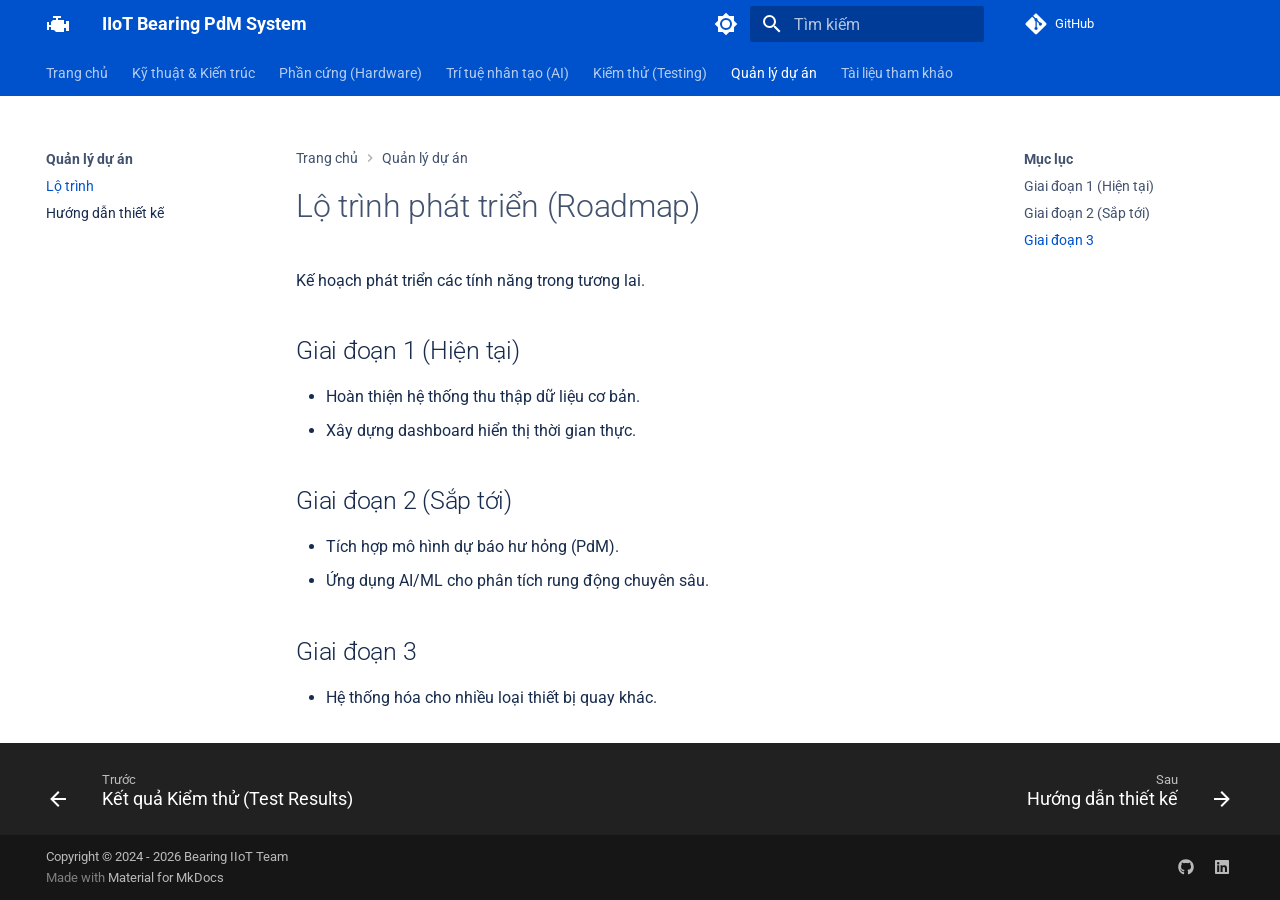
<file: roadmap/index.html>
<!doctype html>
<html lang="vi" class="no-js">
  <head>
    
      <meta charset="utf-8">
      <meta name="viewport" content="width=device-width,initial-scale=1">
      
      
      
        <link rel="canonical" href="https://FSB-IoT-Project.github.io/bearing-iiot/roadmap/">
      
      
        <link rel="prev" href="../testing-project/test-results/">
      
      
        <link rel="next" href="../style-guide/">
      
      
        
      
      
      <link rel="icon" href="../assets/images/favicon.png">
      <meta name="generator" content="mkdocs-1.6.1, mkdocs-material-9.7.1">
    
    
      
        <title>Lộ trình - IIoT Bearing PdM System</title>
      
    
    
      <link rel="stylesheet" href="../assets/stylesheets/main.484c7ddc.min.css">
      
        
        <link rel="stylesheet" href="../assets/stylesheets/palette.ab4e12ef.min.css">
      
      


    
    
      
    
    
      
        
        
        <link rel="preconnect" href="https://fonts.gstatic.com" crossorigin>
        <link rel="stylesheet" href="https://fonts.googleapis.com/css?family=Roboto:300,300i,400,400i,700,700i%7CRoboto+Mono:400,400i,700,700i&display=fallback">
        <style>:root{--md-text-font:"Roboto";--md-code-font:"Roboto Mono"}</style>
      
    
    
      <link rel="stylesheet" href="../stylesheets/extra.css">
    
    <script>__md_scope=new URL("..",location),__md_hash=e=>[...e].reduce(((e,_)=>(e<<5)-e+_.charCodeAt(0)),0),__md_get=(e,_=localStorage,t=__md_scope)=>JSON.parse(_.getItem(t.pathname+"."+e)),__md_set=(e,_,t=localStorage,a=__md_scope)=>{try{t.setItem(a.pathname+"."+e,JSON.stringify(_))}catch(e){}}</script>
    
      

    
    
  </head>
  
  
    
    
      
    
    
    
    
    <body dir="ltr" data-md-color-scheme="default" data-md-color-primary="custom" data-md-color-accent="custom">
  
    
    <input class="md-toggle" data-md-toggle="drawer" type="checkbox" id="__drawer" autocomplete="off">
    <input class="md-toggle" data-md-toggle="search" type="checkbox" id="__search" autocomplete="off">
    <label class="md-overlay" for="__drawer"></label>
    <div data-md-component="skip">
      
        
        <a href="#lo-trinh-phat-trien-roadmap" class="md-skip">
          Bỏ qua
        </a>
      
    </div>
    <div data-md-component="announce">
      
    </div>
    
    
      

<header class="md-header" data-md-component="header">
  <nav class="md-header__inner md-grid" aria-label="Đầu trang">
    <a href=".." title="IIoT Bearing PdM System" class="md-header__button md-logo" aria-label="IIoT Bearing PdM System" data-md-component="logo">
      
  
  <svg xmlns="http://www.w3.org/2000/svg" viewBox="0 0 24 24"><path d="M7 4v2h3v2H7l-2 2v3H3v-3H1v8h2v-3h2v3h3l2 2h8v-4h2v3h3V9h-3v3h-2V8h-6V6h3V4z"/></svg>

    </a>
    <label class="md-header__button md-icon" for="__drawer">
      
      <svg xmlns="http://www.w3.org/2000/svg" viewBox="0 0 24 24"><path d="M3 6h18v2H3zm0 5h18v2H3zm0 5h18v2H3z"/></svg>
    </label>
    <div class="md-header__title" data-md-component="header-title">
      <div class="md-header__ellipsis">
        <div class="md-header__topic">
          <span class="md-ellipsis">
            IIoT Bearing PdM System
          </span>
        </div>
        <div class="md-header__topic" data-md-component="header-topic">
          <span class="md-ellipsis">
            
              Lộ trình
            
          </span>
        </div>
      </div>
    </div>
    
      
        <form class="md-header__option" data-md-component="palette">
  
    
    
    
    <input class="md-option" data-md-color-media="(prefers-color-scheme: light)" data-md-color-scheme="default" data-md-color-primary="custom" data-md-color-accent="custom"  aria-label="Switch to dark mode"  type="radio" name="__palette" id="__palette_0">
    
      <label class="md-header__button md-icon" title="Switch to dark mode" for="__palette_1" hidden>
        <svg xmlns="http://www.w3.org/2000/svg" viewBox="0 0 24 24"><path d="M12 8a4 4 0 0 0-4 4 4 4 0 0 0 4 4 4 4 0 0 0 4-4 4 4 0 0 0-4-4m0 10a6 6 0 0 1-6-6 6 6 0 0 1 6-6 6 6 0 0 1 6 6 6 6 0 0 1-6 6m8-9.31V4h-4.69L12 .69 8.69 4H4v4.69L.69 12 4 15.31V20h4.69L12 23.31 15.31 20H20v-4.69L23.31 12z"/></svg>
      </label>
    
  
    
    
    
    <input class="md-option" data-md-color-media="(prefers-color-scheme: dark)" data-md-color-scheme="slate" data-md-color-primary="custom" data-md-color-accent="custom"  aria-label="Switch to light mode"  type="radio" name="__palette" id="__palette_1">
    
      <label class="md-header__button md-icon" title="Switch to light mode" for="__palette_0" hidden>
        <svg xmlns="http://www.w3.org/2000/svg" viewBox="0 0 24 24"><path d="M12 18c-.89 0-1.74-.2-2.5-.55C11.56 16.5 13 14.42 13 12s-1.44-4.5-3.5-5.45C10.26 6.2 11.11 6 12 6a6 6 0 0 1 6 6 6 6 0 0 1-6 6m8-9.31V4h-4.69L12 .69 8.69 4H4v4.69L.69 12 4 15.31V20h4.69L12 23.31 15.31 20H20v-4.69L23.31 12z"/></svg>
      </label>
    
  
</form>
      
    
    
      <script>var palette=__md_get("__palette");if(palette&&palette.color){if("(prefers-color-scheme)"===palette.color.media){var media=matchMedia("(prefers-color-scheme: light)"),input=document.querySelector(media.matches?"[data-md-color-media='(prefers-color-scheme: light)']":"[data-md-color-media='(prefers-color-scheme: dark)']");palette.color.media=input.getAttribute("data-md-color-media"),palette.color.scheme=input.getAttribute("data-md-color-scheme"),palette.color.primary=input.getAttribute("data-md-color-primary"),palette.color.accent=input.getAttribute("data-md-color-accent")}for(var[key,value]of Object.entries(palette.color))document.body.setAttribute("data-md-color-"+key,value)}</script>
    
    
    
      
      
        <label class="md-header__button md-icon" for="__search">
          
          <svg xmlns="http://www.w3.org/2000/svg" viewBox="0 0 24 24"><path d="M9.5 3A6.5 6.5 0 0 1 16 9.5c0 1.61-.59 3.09-1.56 4.23l.27.27h.79l5 5-1.5 1.5-5-5v-.79l-.27-.27A6.52 6.52 0 0 1 9.5 16 6.5 6.5 0 0 1 3 9.5 6.5 6.5 0 0 1 9.5 3m0 2C7 5 5 7 5 9.5S7 14 9.5 14 14 12 14 9.5 12 5 9.5 5"/></svg>
        </label>
        <div class="md-search" data-md-component="search" role="dialog">
  <label class="md-search__overlay" for="__search"></label>
  <div class="md-search__inner" role="search">
    <form class="md-search__form" name="search">
      <input type="text" class="md-search__input" name="query" aria-label="Tìm kiếm" placeholder="Tìm kiếm" autocapitalize="off" autocorrect="off" autocomplete="off" spellcheck="false" data-md-component="search-query" required>
      <label class="md-search__icon md-icon" for="__search">
        
        <svg xmlns="http://www.w3.org/2000/svg" viewBox="0 0 24 24"><path d="M9.5 3A6.5 6.5 0 0 1 16 9.5c0 1.61-.59 3.09-1.56 4.23l.27.27h.79l5 5-1.5 1.5-5-5v-.79l-.27-.27A6.52 6.52 0 0 1 9.5 16 6.5 6.5 0 0 1 3 9.5 6.5 6.5 0 0 1 9.5 3m0 2C7 5 5 7 5 9.5S7 14 9.5 14 14 12 14 9.5 12 5 9.5 5"/></svg>
        
        <svg xmlns="http://www.w3.org/2000/svg" viewBox="0 0 24 24"><path d="M20 11v2H8l5.5 5.5-1.42 1.42L4.16 12l7.92-7.92L13.5 5.5 8 11z"/></svg>
      </label>
      <nav class="md-search__options" aria-label="Tìm kiếm">
        
          <a href="javascript:void(0)" class="md-search__icon md-icon" title="Chia sẻ" aria-label="Chia sẻ" data-clipboard data-clipboard-text="" data-md-component="search-share" tabindex="-1">
            
            <svg xmlns="http://www.w3.org/2000/svg" viewBox="0 0 24 24"><path d="M18 16.08c-.76 0-1.44.3-1.96.77L8.91 12.7c.05-.23.09-.46.09-.7s-.04-.47-.09-.7l7.05-4.11c.54.5 1.25.81 2.04.81a3 3 0 0 0 3-3 3 3 0 0 0-3-3 3 3 0 0 0-3 3c0 .24.04.47.09.7L8.04 9.81C7.5 9.31 6.79 9 6 9a3 3 0 0 0-3 3 3 3 0 0 0 3 3c.79 0 1.5-.31 2.04-.81l7.12 4.15c-.05.21-.08.43-.08.66 0 1.61 1.31 2.91 2.92 2.91s2.92-1.3 2.92-2.91A2.92 2.92 0 0 0 18 16.08"/></svg>
          </a>
        
        <button type="reset" class="md-search__icon md-icon" title="Xoá" aria-label="Xoá" tabindex="-1">
          
          <svg xmlns="http://www.w3.org/2000/svg" viewBox="0 0 24 24"><path d="M19 6.41 17.59 5 12 10.59 6.41 5 5 6.41 10.59 12 5 17.59 6.41 19 12 13.41 17.59 19 19 17.59 13.41 12z"/></svg>
        </button>
      </nav>
      
        <div class="md-search__suggest" data-md-component="search-suggest"></div>
      
    </form>
    <div class="md-search__output">
      <div class="md-search__scrollwrap" tabindex="0" data-md-scrollfix>
        <div class="md-search-result" data-md-component="search-result">
          <div class="md-search-result__meta">
            Initializing search
          </div>
          <ol class="md-search-result__list" role="presentation"></ol>
        </div>
      </div>
    </div>
  </div>
</div>
      
    
    
      <div class="md-header__source">
        <a href="https://github.com/FSB-IoT-Project/bearing-iiot" title="Xem mã nguồn" class="md-source" data-md-component="source">
  <div class="md-source__icon md-icon">
    
    <svg xmlns="http://www.w3.org/2000/svg" viewBox="0 0 448 512"><!--! Font Awesome Free 7.1.0 by @fontawesome - https://fontawesome.com License - https://fontawesome.com/license/free (Icons: CC BY 4.0, Fonts: SIL OFL 1.1, Code: MIT License) Copyright 2025 Fonticons, Inc.--><path d="M439.6 236.1 244 40.5c-5.4-5.5-12.8-8.5-20.4-8.5s-15 3-20.4 8.4L162.5 81l51.5 51.5c27.1-9.1 52.7 16.8 43.4 43.7l49.7 49.7c34.2-11.8 61.2 31 35.5 56.7-26.5 26.5-70.2-2.9-56-37.3L240.3 199v121.9c25.3 12.5 22.3 41.8 9.1 55-6.4 6.4-15.2 10.1-24.3 10.1s-17.8-3.6-24.3-10.1c-17.6-17.6-11.1-46.9 11.2-56v-123c-20.8-8.5-24.6-30.7-18.6-45L142.6 101 8.5 235.1C3 240.6 0 247.9 0 255.5s3 15 8.5 20.4l195.6 195.7c5.4 5.4 12.7 8.4 20.4 8.4s15-3 20.4-8.4l194.7-194.7c5.4-5.4 8.4-12.8 8.4-20.4s-3-15-8.4-20.4"/></svg>
  </div>
  <div class="md-source__repository">
    GitHub
  </div>
</a>
      </div>
    
  </nav>
  
</header>
    
    <div class="md-container" data-md-component="container">
      
      
        
          
            
<nav class="md-tabs" aria-label="Tabs" data-md-component="tabs">
  <div class="md-grid">
    <ul class="md-tabs__list">
      
        
  
  
  
  
    <li class="md-tabs__item">
      <a href=".." class="md-tabs__link">
        
  
  
    
  
  Trang chủ

      </a>
    </li>
  

      
        
  
  
  
  
    
    
      <li class="md-tabs__item">
        <a href="../architecture/" class="md-tabs__link">
          
  
  
    
  
  Kỹ thuật & Kiến trúc

        </a>
      </li>
    
  

      
        
  
  
  
  
    
    
      <li class="md-tabs__item">
        <a href="../hardware/esp32/" class="md-tabs__link">
          
  
  
    
  
  Phần cứng (Hardware)

        </a>
      </li>
    
  

      
        
  
  
  
  
    
    
      <li class="md-tabs__item">
        <a href="../ml-models/" class="md-tabs__link">
          
  
  
    
  
  Trí tuệ nhân tạo (AI)

        </a>
      </li>
    
  

      
        
  
  
  
  
    
    
      <li class="md-tabs__item">
        <a href="../testing/" class="md-tabs__link">
          
  
  
    
  
  Kiểm thử (Testing)

        </a>
      </li>
    
  

      
        
  
  
  
    
  
  
    
    
      <li class="md-tabs__item md-tabs__item--active">
        <a href="./" class="md-tabs__link">
          
  
  
    
  
  Quản lý dự án

        </a>
      </li>
    
  

      
        
  
  
  
  
    <li class="md-tabs__item">
      <a href="../references/" class="md-tabs__link">
        
  
  
    
  
  Tài liệu tham khảo

      </a>
    </li>
  

      
    </ul>
  </div>
</nav>
          
        
      
      <main class="md-main" data-md-component="main">
        <div class="md-main__inner md-grid">
          
            
              
              <div class="md-sidebar md-sidebar--primary" data-md-component="sidebar" data-md-type="navigation" >
                <div class="md-sidebar__scrollwrap">
                  <div class="md-sidebar__inner">
                    


  


<nav class="md-nav md-nav--primary md-nav--lifted" aria-label="Thanh điều hướng" data-md-level="0">
  <label class="md-nav__title" for="__drawer">
    <a href=".." title="IIoT Bearing PdM System" class="md-nav__button md-logo" aria-label="IIoT Bearing PdM System" data-md-component="logo">
      
  
  <svg xmlns="http://www.w3.org/2000/svg" viewBox="0 0 24 24"><path d="M7 4v2h3v2H7l-2 2v3H3v-3H1v8h2v-3h2v3h3l2 2h8v-4h2v3h3V9h-3v3h-2V8h-6V6h3V4z"/></svg>

    </a>
    IIoT Bearing PdM System
  </label>
  
    <div class="md-nav__source">
      <a href="https://github.com/FSB-IoT-Project/bearing-iiot" title="Xem mã nguồn" class="md-source" data-md-component="source">
  <div class="md-source__icon md-icon">
    
    <svg xmlns="http://www.w3.org/2000/svg" viewBox="0 0 448 512"><!--! Font Awesome Free 7.1.0 by @fontawesome - https://fontawesome.com License - https://fontawesome.com/license/free (Icons: CC BY 4.0, Fonts: SIL OFL 1.1, Code: MIT License) Copyright 2025 Fonticons, Inc.--><path d="M439.6 236.1 244 40.5c-5.4-5.5-12.8-8.5-20.4-8.5s-15 3-20.4 8.4L162.5 81l51.5 51.5c27.1-9.1 52.7 16.8 43.4 43.7l49.7 49.7c34.2-11.8 61.2 31 35.5 56.7-26.5 26.5-70.2-2.9-56-37.3L240.3 199v121.9c25.3 12.5 22.3 41.8 9.1 55-6.4 6.4-15.2 10.1-24.3 10.1s-17.8-3.6-24.3-10.1c-17.6-17.6-11.1-46.9 11.2-56v-123c-20.8-8.5-24.6-30.7-18.6-45L142.6 101 8.5 235.1C3 240.6 0 247.9 0 255.5s3 15 8.5 20.4l195.6 195.7c5.4 5.4 12.7 8.4 20.4 8.4s15-3 20.4-8.4l194.7-194.7c5.4-5.4 8.4-12.8 8.4-20.4s-3-15-8.4-20.4"/></svg>
  </div>
  <div class="md-source__repository">
    GitHub
  </div>
</a>
    </div>
  
  <ul class="md-nav__list" data-md-scrollfix>
    
      
      
  
  
  
  
    <li class="md-nav__item">
      <a href=".." class="md-nav__link">
        
  
  
  <span class="md-ellipsis">
    
  
    Trang chủ
  

    
  </span>
  
  

      </a>
    </li>
  

    
      
      
  
  
  
  
    
    
      
        
      
        
      
    
    
    
      
      
        
      
    
    
    <li class="md-nav__item md-nav__item--nested">
      
        
        
          
        
        <input class="md-nav__toggle md-toggle md-toggle--indeterminate" type="checkbox" id="__nav_2" >
        
          
          <label class="md-nav__link" for="__nav_2" id="__nav_2_label" tabindex="0">
            
  
  
  <span class="md-ellipsis">
    
  
    Kỹ thuật & Kiến trúc
  

    
  </span>
  
  

            <span class="md-nav__icon md-icon"></span>
          </label>
        
        <nav class="md-nav" data-md-level="1" aria-labelledby="__nav_2_label" aria-expanded="false">
          <label class="md-nav__title" for="__nav_2">
            <span class="md-nav__icon md-icon"></span>
            
  
    Kỹ thuật & Kiến trúc
  

          </label>
          <ul class="md-nav__list" data-md-scrollfix>
            
              
                
  
  
  
  
    <li class="md-nav__item">
      <a href="../architecture/" class="md-nav__link">
        
  
  
  <span class="md-ellipsis">
    
  
    Kiến trúc hệ thống
  

    
  </span>
  
  

      </a>
    </li>
  

              
            
              
                
  
  
  
  
    <li class="md-nav__item">
      <a href="../specification/" class="md-nav__link">
        
  
  
  <span class="md-ellipsis">
    
  
    Đặc tả kỹ thuật
  

    
  </span>
  
  

      </a>
    </li>
  

              
            
          </ul>
        </nav>
      
    </li>
  

    
      
      
  
  
  
  
    
    
      
        
      
        
      
        
      
    
    
    
      
      
        
      
    
    
    <li class="md-nav__item md-nav__item--nested">
      
        
        
          
        
        <input class="md-nav__toggle md-toggle md-toggle--indeterminate" type="checkbox" id="__nav_3" >
        
          
          <label class="md-nav__link" for="__nav_3" id="__nav_3_label" tabindex="0">
            
  
  
  <span class="md-ellipsis">
    
  
    Phần cứng (Hardware)
  

    
  </span>
  
  

            <span class="md-nav__icon md-icon"></span>
          </label>
        
        <nav class="md-nav" data-md-level="1" aria-labelledby="__nav_3_label" aria-expanded="false">
          <label class="md-nav__title" for="__nav_3">
            <span class="md-nav__icon md-icon"></span>
            
  
    Phần cứng (Hardware)
  

          </label>
          <ul class="md-nav__list" data-md-scrollfix>
            
              
                
  
  
  
  
    <li class="md-nav__item">
      <a href="../hardware/esp32/" class="md-nav__link">
        
  
  
  <span class="md-ellipsis">
    
  
    Thiết bị ESP32 S3 N16R8
  

    
  </span>
  
  

      </a>
    </li>
  

              
            
              
                
  
  
  
  
    <li class="md-nav__item">
      <a href="../hardware/raspberry-pi/" class="md-nav__link">
        
  
  
  <span class="md-ellipsis">
    
  
    Raspberry Pi 4
  

    
  </span>
  
  

      </a>
    </li>
  

              
            
              
                
  
  
  
  
    <li class="md-nav__item">
      <a href="../hardware/cloud-server/" class="md-nav__link">
        
  
  
  <span class="md-ellipsis">
    
  
    Cloud Server
  

    
  </span>
  
  

      </a>
    </li>
  

              
            
          </ul>
        </nav>
      
    </li>
  

    
      
      
  
  
  
  
    
    
      
        
      
        
      
    
    
    
      
      
        
      
    
    
    <li class="md-nav__item md-nav__item--nested">
      
        
        
          
        
        <input class="md-nav__toggle md-toggle md-toggle--indeterminate" type="checkbox" id="__nav_4" >
        
          
          <label class="md-nav__link" for="__nav_4" id="__nav_4_label" tabindex="0">
            
  
  
  <span class="md-ellipsis">
    
  
    Trí tuệ nhân tạo (AI)
  

    
  </span>
  
  

            <span class="md-nav__icon md-icon"></span>
          </label>
        
        <nav class="md-nav" data-md-level="1" aria-labelledby="__nav_4_label" aria-expanded="false">
          <label class="md-nav__title" for="__nav_4">
            <span class="md-nav__icon md-icon"></span>
            
  
    Trí tuệ nhân tạo (AI)
  

          </label>
          <ul class="md-nav__list" data-md-scrollfix>
            
              
                
  
  
  
  
    <li class="md-nav__item">
      <a href="../ml-models/" class="md-nav__link">
        
  
  
  <span class="md-ellipsis">
    
  
    Mô hình Học máy (ML Models)
  

    
  </span>
  
  

      </a>
    </li>
  

              
            
              
                
  
  
  
  
    <li class="md-nav__item">
      <a href="../or-tools/" class="md-nav__link">
        
  
  
  <span class="md-ellipsis">
    
  
    Tối ưu hóa (OR-Tools)
  

    
  </span>
  
  

      </a>
    </li>
  

              
            
          </ul>
        </nav>
      
    </li>
  

    
      
      
  
  
  
  
    
    
      
        
      
        
      
        
      
    
    
    
      
      
        
      
    
    
    <li class="md-nav__item md-nav__item--nested">
      
        
        
          
        
        <input class="md-nav__toggle md-toggle md-toggle--indeterminate" type="checkbox" id="__nav_5" >
        
          
          <label class="md-nav__link" for="__nav_5" id="__nav_5_label" tabindex="0">
            
  
  
  <span class="md-ellipsis">
    
  
    Kiểm thử (Testing)
  

    
  </span>
  
  

            <span class="md-nav__icon md-icon"></span>
          </label>
        
        <nav class="md-nav" data-md-level="1" aria-labelledby="__nav_5_label" aria-expanded="false">
          <label class="md-nav__title" for="__nav_5">
            <span class="md-nav__icon md-icon"></span>
            
  
    Kiểm thử (Testing)
  

          </label>
          <ul class="md-nav__list" data-md-scrollfix>
            
              
                
  
  
  
  
    <li class="md-nav__item">
      <a href="../testing/" class="md-nav__link">
        
  
  
  <span class="md-ellipsis">
    
  
    Kiểm thử &amp; Đảm bảo chất lượng
  

    
  </span>
  
  

      </a>
    </li>
  

              
            
              
                
  
  
  
  
    <li class="md-nav__item">
      <a href="../testing-project/test-strategy/" class="md-nav__link">
        
  
  
  <span class="md-ellipsis">
    
  
    Chiến lược Kiểm thử (Test Strategy)
  

    
  </span>
  
  

      </a>
    </li>
  

              
            
              
                
  
  
  
  
    <li class="md-nav__item">
      <a href="../testing-project/test-results/" class="md-nav__link">
        
  
  
  <span class="md-ellipsis">
    
  
    Kết quả Kiểm thử (Test Results)
  

    
  </span>
  
  

      </a>
    </li>
  

              
            
          </ul>
        </nav>
      
    </li>
  

    
      
      
  
  
    
  
  
  
    
    
      
        
      
        
      
    
    
    
      
        
        
      
      
        
      
    
    
    <li class="md-nav__item md-nav__item--active md-nav__item--section md-nav__item--nested">
      
        
        
        <input class="md-nav__toggle md-toggle " type="checkbox" id="__nav_6" checked>
        
          
          <label class="md-nav__link" for="__nav_6" id="__nav_6_label" tabindex="">
            
  
  
  <span class="md-ellipsis">
    
  
    Quản lý dự án
  

    
  </span>
  
  

            <span class="md-nav__icon md-icon"></span>
          </label>
        
        <nav class="md-nav" data-md-level="1" aria-labelledby="__nav_6_label" aria-expanded="true">
          <label class="md-nav__title" for="__nav_6">
            <span class="md-nav__icon md-icon"></span>
            
  
    Quản lý dự án
  

          </label>
          <ul class="md-nav__list" data-md-scrollfix>
            
              
                
  
  
    
  
  
  
    <li class="md-nav__item md-nav__item--active">
      
      <input class="md-nav__toggle md-toggle" type="checkbox" id="__toc">
      
      
        
      
      
        <label class="md-nav__link md-nav__link--active" for="__toc">
          
  
  
  <span class="md-ellipsis">
    
  
    Lộ trình
  

    
  </span>
  
  

          <span class="md-nav__icon md-icon"></span>
        </label>
      
      <a href="./" class="md-nav__link md-nav__link--active">
        
  
  
  <span class="md-ellipsis">
    
  
    Lộ trình
  

    
  </span>
  
  

      </a>
      
        

<nav class="md-nav md-nav--secondary" aria-label="Mục lục">
  
  
  
    
  
  
    <label class="md-nav__title" for="__toc">
      <span class="md-nav__icon md-icon"></span>
      Mục lục
    </label>
    <ul class="md-nav__list" data-md-component="toc" data-md-scrollfix>
      
        <li class="md-nav__item">
  <a href="#giai-oan-1-hien-tai" class="md-nav__link">
    <span class="md-ellipsis">
      
        Giai đoạn 1 (Hiện tại)
      
    </span>
  </a>
  
</li>
      
        <li class="md-nav__item">
  <a href="#giai-oan-2-sap-toi" class="md-nav__link">
    <span class="md-ellipsis">
      
        Giai đoạn 2 (Sắp tới)
      
    </span>
  </a>
  
</li>
      
        <li class="md-nav__item">
  <a href="#giai-oan-3" class="md-nav__link">
    <span class="md-ellipsis">
      
        Giai đoạn 3
      
    </span>
  </a>
  
</li>
      
    </ul>
  
</nav>
      
    </li>
  

              
            
              
                
  
  
  
  
    <li class="md-nav__item">
      <a href="../style-guide/" class="md-nav__link">
        
  
  
  <span class="md-ellipsis">
    
  
    Hướng dẫn thiết kế
  

    
  </span>
  
  

      </a>
    </li>
  

              
            
          </ul>
        </nav>
      
    </li>
  

    
      
      
  
  
  
  
    <li class="md-nav__item">
      <a href="../references/" class="md-nav__link">
        
  
  
  <span class="md-ellipsis">
    
  
    Tài liệu tham khảo
  

    
  </span>
  
  

      </a>
    </li>
  

    
  </ul>
</nav>
                  </div>
                </div>
              </div>
            
            
              
              <div class="md-sidebar md-sidebar--secondary" data-md-component="sidebar" data-md-type="toc" >
                <div class="md-sidebar__scrollwrap">
                  <div class="md-sidebar__inner">
                    

<nav class="md-nav md-nav--secondary" aria-label="Mục lục">
  
  
  
    
  
  
    <label class="md-nav__title" for="__toc">
      <span class="md-nav__icon md-icon"></span>
      Mục lục
    </label>
    <ul class="md-nav__list" data-md-component="toc" data-md-scrollfix>
      
        <li class="md-nav__item">
  <a href="#giai-oan-1-hien-tai" class="md-nav__link">
    <span class="md-ellipsis">
      
        Giai đoạn 1 (Hiện tại)
      
    </span>
  </a>
  
</li>
      
        <li class="md-nav__item">
  <a href="#giai-oan-2-sap-toi" class="md-nav__link">
    <span class="md-ellipsis">
      
        Giai đoạn 2 (Sắp tới)
      
    </span>
  </a>
  
</li>
      
        <li class="md-nav__item">
  <a href="#giai-oan-3" class="md-nav__link">
    <span class="md-ellipsis">
      
        Giai đoạn 3
      
    </span>
  </a>
  
</li>
      
    </ul>
  
</nav>
                  </div>
                </div>
              </div>
            
          
          
            <div class="md-content" data-md-component="content">
              
                



  


  <nav class="md-path" aria-label="Thanh điều hướng" >
    <ol class="md-path__list">
      
        
  
  
    <li class="md-path__item">
      <a href=".." class="md-path__link">
        
  <span class="md-ellipsis">
    Trang chủ
  </span>

      </a>
    </li>
  

      
      
        
  
  
    
    
      <li class="md-path__item">
        <a href="./" class="md-path__link">
          
  <span class="md-ellipsis">
    Quản lý dự án
  </span>

        </a>
      </li>
    
  

      
    </ol>
  </nav>

              
              <article class="md-content__inner md-typeset">
                
                  


  
  


<h1 id="lo-trinh-phat-trien-roadmap">Lộ trình phát triển (Roadmap)</h1>
<p>Kế hoạch phát triển các tính năng trong tương lai.</p>
<h2 id="giai-oan-1-hien-tai">Giai đoạn 1 (Hiện tại)</h2>
<ul>
<li>Hoàn thiện hệ thống thu thập dữ liệu cơ bản.</li>
<li>Xây dựng dashboard hiển thị thời gian thực.</li>
</ul>
<h2 id="giai-oan-2-sap-toi">Giai đoạn 2 (Sắp tới)</h2>
<ul>
<li>Tích hợp mô hình dự báo hư hỏng (PdM).</li>
<li>Ứng dụng AI/ML cho phân tích rung động chuyên sâu.</li>
</ul>
<h2 id="giai-oan-3">Giai đoạn 3</h2>
<ul>
<li>Hệ thống hóa cho nhiều loại thiết bị quay khác.</li>
</ul>












                
              </article>
            </div>
          
          
<script>var target=document.getElementById(location.hash.slice(1));target&&target.name&&(target.checked=target.name.startsWith("__tabbed_"))</script>
        </div>
        
          <button type="button" class="md-top md-icon" data-md-component="top" hidden>
  
  <svg xmlns="http://www.w3.org/2000/svg" viewBox="0 0 24 24"><path d="M13 20h-2V8l-5.5 5.5-1.42-1.42L12 4.16l7.92 7.92-1.42 1.42L13 8z"/></svg>
  Trở lại mục lục
</button>
        
      </main>
      
        <footer class="md-footer">
  
    
      
      <nav class="md-footer__inner md-grid" aria-label="Chân trang" >
        
          
          <a href="../testing-project/test-results/" class="md-footer__link md-footer__link--prev" aria-label="Trước: Kết quả Kiểm thử (Test Results)">
            <div class="md-footer__button md-icon">
              
              <svg xmlns="http://www.w3.org/2000/svg" viewBox="0 0 24 24"><path d="M20 11v2H8l5.5 5.5-1.42 1.42L4.16 12l7.92-7.92L13.5 5.5 8 11z"/></svg>
            </div>
            <div class="md-footer__title">
              <span class="md-footer__direction">
                Trước
              </span>
              <div class="md-ellipsis">
                Kết quả Kiểm thử (Test Results)
              </div>
            </div>
          </a>
        
        
          
          <a href="../style-guide/" class="md-footer__link md-footer__link--next" aria-label="Sau: Hướng dẫn thiết kế">
            <div class="md-footer__title">
              <span class="md-footer__direction">
                Sau
              </span>
              <div class="md-ellipsis">
                Hướng dẫn thiết kế
              </div>
            </div>
            <div class="md-footer__button md-icon">
              
              <svg xmlns="http://www.w3.org/2000/svg" viewBox="0 0 24 24"><path d="M4 11v2h12l-5.5 5.5 1.42 1.42L19.84 12l-7.92-7.92L10.5 5.5 16 11z"/></svg>
            </div>
          </a>
        
      </nav>
    
  
  <div class="md-footer-meta md-typeset">
    <div class="md-footer-meta__inner md-grid">
      <div class="md-copyright">
  
    <div class="md-copyright__highlight">
      Copyright &copy; 2024 - 2026 Bearing IIoT Team
    </div>
  
  
    Made with
    <a href="https://squidfunk.github.io/mkdocs-material/" target="_blank" rel="noopener">
      Material for MkDocs
    </a>
  
</div>
      
        
<div class="md-social">
  
    
    
    
    
      
      
    
    <a href="https://github.com/trungbuidesu" target="_blank" rel="noopener" title="github.com" class="md-social__link">
      <svg xmlns="http://www.w3.org/2000/svg" viewBox="0 0 512 512"><!--! Font Awesome Free 7.1.0 by @fontawesome - https://fontawesome.com License - https://fontawesome.com/license/free (Icons: CC BY 4.0, Fonts: SIL OFL 1.1, Code: MIT License) Copyright 2025 Fonticons, Inc.--><path d="M173.9 397.4c0 2-2.3 3.6-5.2 3.6-3.3.3-5.6-1.3-5.6-3.6 0-2 2.3-3.6 5.2-3.6 3-.3 5.6 1.3 5.6 3.6m-31.1-4.5c-.7 2 1.3 4.3 4.3 4.9 2.6 1 5.6 0 6.2-2s-1.3-4.3-4.3-5.2c-2.6-.7-5.5.3-6.2 2.3m44.2-1.7c-2.9.7-4.9 2.6-4.6 4.9.3 2 2.9 3.3 5.9 2.6 2.9-.7 4.9-2.6 4.6-4.6-.3-1.9-3-3.2-5.9-2.9M252.8 8C114.1 8 8 113.3 8 252c0 110.9 69.8 205.8 169.5 239.2 12.8 2.3 17.3-5.6 17.3-12.1 0-6.2-.3-40.4-.3-61.4 0 0-70 15-84.7-29.8 0 0-11.4-29.1-27.8-36.6 0 0-22.9-15.7 1.6-15.4 0 0 24.9 2 38.6 25.8 21.9 38.6 58.6 27.5 72.9 20.9 2.3-16 8.8-27.1 16-33.7-55.9-6.2-112.3-14.3-112.3-110.5 0-27.5 7.6-41.3 23.6-58.9-2.6-6.5-11.1-33.3 2.6-67.9 20.9-6.5 69 27 69 27 20-5.6 41.5-8.5 62.8-8.5s42.8 2.9 62.8 8.5c0 0 48.1-33.6 69-27 13.7 34.7 5.2 61.4 2.6 67.9 16 17.7 25.8 31.5 25.8 58.9 0 96.5-58.9 104.2-114.8 110.5 9.2 7.9 17 22.9 17 46.4 0 33.7-.3 75.4-.3 83.6 0 6.5 4.6 14.4 17.3 12.1C436.2 457.8 504 362.9 504 252 504 113.3 391.5 8 252.8 8M105.2 352.9c-1.3 1-1 3.3.7 5.2 1.6 1.6 3.9 2.3 5.2 1 1.3-1 1-3.3-.7-5.2-1.6-1.6-3.9-2.3-5.2-1m-10.8-8.1c-.7 1.3.3 2.9 2.3 3.9 1.6 1 3.6.7 4.3-.7.7-1.3-.3-2.9-2.3-3.9-2-.6-3.6-.3-4.3.7m32.4 35.6c-1.6 1.3-1 4.3 1.3 6.2 2.3 2.3 5.2 2.6 6.5 1 1.3-1.3.7-4.3-1.3-6.2-2.2-2.3-5.2-2.6-6.5-1m-11.4-14.7c-1.6 1-1.6 3.6 0 5.9s4.3 3.3 5.6 2.3c1.6-1.3 1.6-3.9 0-6.2-1.4-2.3-4-3.3-5.6-2"/></svg>
    </a>
  
    
    
    
    
      
      
    
    <a href="https://www.linkedin.com/in/buiductrung29/" target="_blank" rel="noopener" title="www.linkedin.com" class="md-social__link">
      <svg xmlns="http://www.w3.org/2000/svg" viewBox="0 0 448 512"><!--! Font Awesome Free 7.1.0 by @fontawesome - https://fontawesome.com License - https://fontawesome.com/license/free (Icons: CC BY 4.0, Fonts: SIL OFL 1.1, Code: MIT License) Copyright 2025 Fonticons, Inc.--><path d="M416 32H31.9C14.3 32 0 46.5 0 64.3v383.4C0 465.5 14.3 480 31.9 480H416c17.6 0 32-14.5 32-32.3V64.3c0-17.8-14.4-32.3-32-32.3M135.4 416H69V202.2h66.5V416zM102.2 96a38.5 38.5 0 1 1 0 77 38.5 38.5 0 1 1 0-77m282.1 320h-66.4V312c0-24.8-.5-56.7-34.5-56.7-34.6 0-39.9 27-39.9 54.9V416h-66.4V202.2h63.7v29.2h.9c8.9-16.8 30.6-34.5 62.9-34.5 67.2 0 79.7 44.3 79.7 101.9z"/></svg>
    </a>
  
</div>
      
    </div>
  </div>
</footer>
      
    </div>
    <div class="md-dialog" data-md-component="dialog">
      <div class="md-dialog__inner md-typeset"></div>
    </div>
    
    
    
      
      
      <script id="__config" type="application/json">{"annotate": null, "base": "..", "features": ["navigation.tabs", "navigation.sections", "navigation.expand", "navigation.path", "navigation.top", "navigation.footer", "navigation.tracking", "navigation.instant", "navigation.indexes", "search.suggest", "search.highlight", "search.share", "content.code.copy", "content.code.annotate"], "search": "../assets/javascripts/workers/search.2c215733.min.js", "tags": null, "translations": {"clipboard.copied": "\u0110\u00e3 sao ch\u00e9p", "clipboard.copy": "Sao ch\u00e9p v\u00e0o b\u1ed9 nh\u1edb t\u1ea1m", "search.result.more.one": "1 t\u1eeb kh\u00e1c trong trang", "search.result.more.other": "# t\u1eeb kh\u00e1c trong trang", "search.result.none": "Kh\u00f4ng t\u00ecm th\u1ea5y t\u00e0i li\u1ec7u li\u00ean quan", "search.result.one": "1 t\u00e0i li\u1ec7u li\u00ean quan", "search.result.other": "# t\u00e0i li\u1ec7u li\u00ean quan", "search.result.placeholder": "Nh\u1eadp \u0111\u1ec3 b\u1eaft \u0111\u1ea7u t\u00ecm ki\u1ebfm", "search.result.term.missing": "Kh\u00f4ng", "select.version": "Ch\u1ecdn phi\u00ean b\u1ea3n"}, "version": null}</script>
    
    
      <script src="../assets/javascripts/bundle.79ae519e.min.js"></script>
      
    
  </body>
</html>
</file>
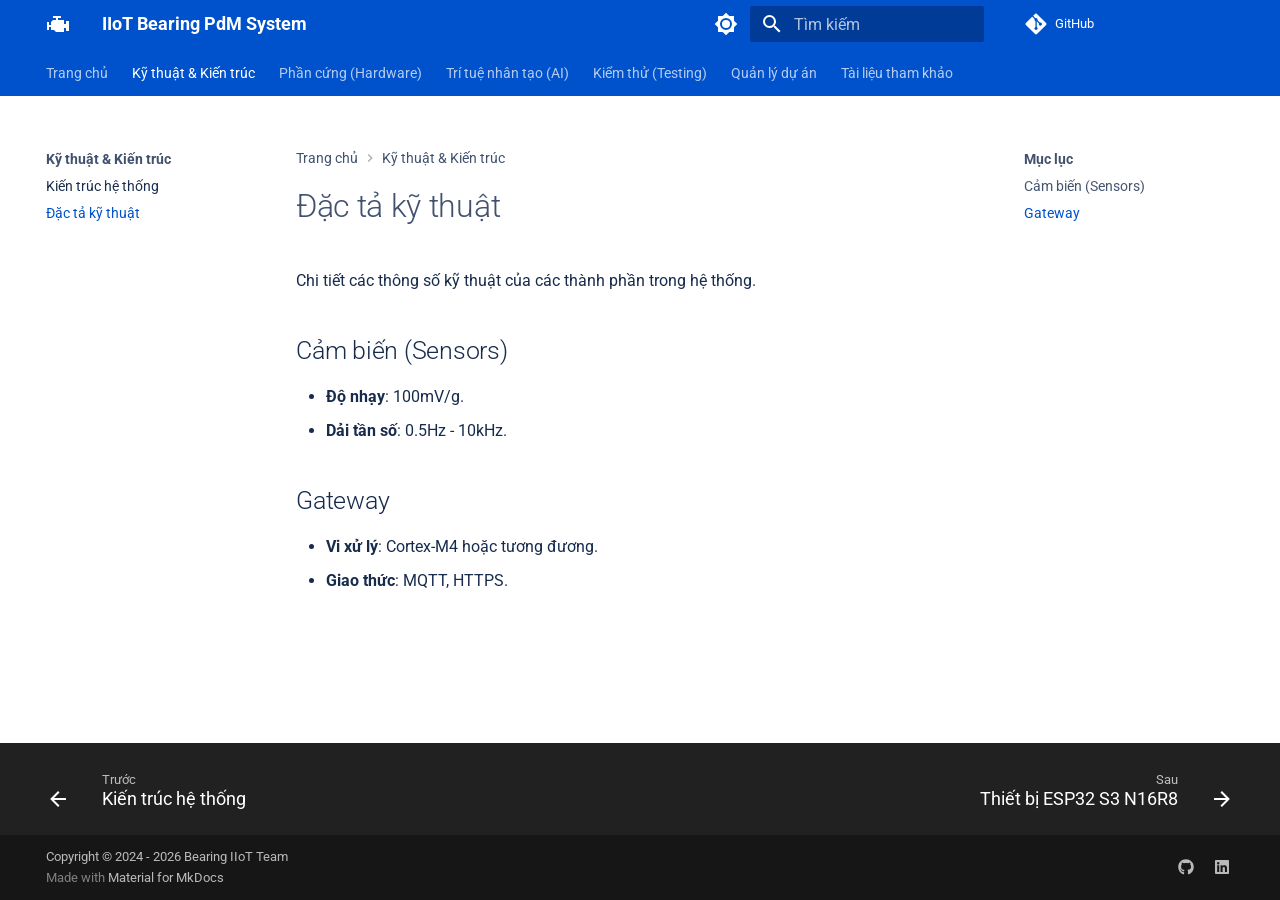
<file: specification/index.html>
<!doctype html>
<html lang="vi" class="no-js">
  <head>
    
      <meta charset="utf-8">
      <meta name="viewport" content="width=device-width,initial-scale=1">
      
      
      
        <link rel="canonical" href="https://FSB-IoT-Project.github.io/bearing-iiot/specification/">
      
      
        <link rel="prev" href="../architecture/">
      
      
        <link rel="next" href="../hardware/esp32/">
      
      
        
      
      
      <link rel="icon" href="../assets/images/favicon.png">
      <meta name="generator" content="mkdocs-1.6.1, mkdocs-material-9.7.1">
    
    
      
        <title>Đặc tả kỹ thuật - IIoT Bearing PdM System</title>
      
    
    
      <link rel="stylesheet" href="../assets/stylesheets/main.484c7ddc.min.css">
      
        
        <link rel="stylesheet" href="../assets/stylesheets/palette.ab4e12ef.min.css">
      
      


    
    
      
    
    
      
        
        
        <link rel="preconnect" href="https://fonts.gstatic.com" crossorigin>
        <link rel="stylesheet" href="https://fonts.googleapis.com/css?family=Roboto:300,300i,400,400i,700,700i%7CRoboto+Mono:400,400i,700,700i&display=fallback">
        <style>:root{--md-text-font:"Roboto";--md-code-font:"Roboto Mono"}</style>
      
    
    
      <link rel="stylesheet" href="../stylesheets/extra.css">
    
    <script>__md_scope=new URL("..",location),__md_hash=e=>[...e].reduce(((e,_)=>(e<<5)-e+_.charCodeAt(0)),0),__md_get=(e,_=localStorage,t=__md_scope)=>JSON.parse(_.getItem(t.pathname+"."+e)),__md_set=(e,_,t=localStorage,a=__md_scope)=>{try{t.setItem(a.pathname+"."+e,JSON.stringify(_))}catch(e){}}</script>
    
      

    
    
  </head>
  
  
    
    
      
    
    
    
    
    <body dir="ltr" data-md-color-scheme="default" data-md-color-primary="custom" data-md-color-accent="custom">
  
    
    <input class="md-toggle" data-md-toggle="drawer" type="checkbox" id="__drawer" autocomplete="off">
    <input class="md-toggle" data-md-toggle="search" type="checkbox" id="__search" autocomplete="off">
    <label class="md-overlay" for="__drawer"></label>
    <div data-md-component="skip">
      
        
        <a href="#ac-ta-ky-thuat" class="md-skip">
          Bỏ qua
        </a>
      
    </div>
    <div data-md-component="announce">
      
    </div>
    
    
      

<header class="md-header" data-md-component="header">
  <nav class="md-header__inner md-grid" aria-label="Đầu trang">
    <a href=".." title="IIoT Bearing PdM System" class="md-header__button md-logo" aria-label="IIoT Bearing PdM System" data-md-component="logo">
      
  
  <svg xmlns="http://www.w3.org/2000/svg" viewBox="0 0 24 24"><path d="M7 4v2h3v2H7l-2 2v3H3v-3H1v8h2v-3h2v3h3l2 2h8v-4h2v3h3V9h-3v3h-2V8h-6V6h3V4z"/></svg>

    </a>
    <label class="md-header__button md-icon" for="__drawer">
      
      <svg xmlns="http://www.w3.org/2000/svg" viewBox="0 0 24 24"><path d="M3 6h18v2H3zm0 5h18v2H3zm0 5h18v2H3z"/></svg>
    </label>
    <div class="md-header__title" data-md-component="header-title">
      <div class="md-header__ellipsis">
        <div class="md-header__topic">
          <span class="md-ellipsis">
            IIoT Bearing PdM System
          </span>
        </div>
        <div class="md-header__topic" data-md-component="header-topic">
          <span class="md-ellipsis">
            
              Đặc tả kỹ thuật
            
          </span>
        </div>
      </div>
    </div>
    
      
        <form class="md-header__option" data-md-component="palette">
  
    
    
    
    <input class="md-option" data-md-color-media="(prefers-color-scheme: light)" data-md-color-scheme="default" data-md-color-primary="custom" data-md-color-accent="custom"  aria-label="Switch to dark mode"  type="radio" name="__palette" id="__palette_0">
    
      <label class="md-header__button md-icon" title="Switch to dark mode" for="__palette_1" hidden>
        <svg xmlns="http://www.w3.org/2000/svg" viewBox="0 0 24 24"><path d="M12 8a4 4 0 0 0-4 4 4 4 0 0 0 4 4 4 4 0 0 0 4-4 4 4 0 0 0-4-4m0 10a6 6 0 0 1-6-6 6 6 0 0 1 6-6 6 6 0 0 1 6 6 6 6 0 0 1-6 6m8-9.31V4h-4.69L12 .69 8.69 4H4v4.69L.69 12 4 15.31V20h4.69L12 23.31 15.31 20H20v-4.69L23.31 12z"/></svg>
      </label>
    
  
    
    
    
    <input class="md-option" data-md-color-media="(prefers-color-scheme: dark)" data-md-color-scheme="slate" data-md-color-primary="custom" data-md-color-accent="custom"  aria-label="Switch to light mode"  type="radio" name="__palette" id="__palette_1">
    
      <label class="md-header__button md-icon" title="Switch to light mode" for="__palette_0" hidden>
        <svg xmlns="http://www.w3.org/2000/svg" viewBox="0 0 24 24"><path d="M12 18c-.89 0-1.74-.2-2.5-.55C11.56 16.5 13 14.42 13 12s-1.44-4.5-3.5-5.45C10.26 6.2 11.11 6 12 6a6 6 0 0 1 6 6 6 6 0 0 1-6 6m8-9.31V4h-4.69L12 .69 8.69 4H4v4.69L.69 12 4 15.31V20h4.69L12 23.31 15.31 20H20v-4.69L23.31 12z"/></svg>
      </label>
    
  
</form>
      
    
    
      <script>var palette=__md_get("__palette");if(palette&&palette.color){if("(prefers-color-scheme)"===palette.color.media){var media=matchMedia("(prefers-color-scheme: light)"),input=document.querySelector(media.matches?"[data-md-color-media='(prefers-color-scheme: light)']":"[data-md-color-media='(prefers-color-scheme: dark)']");palette.color.media=input.getAttribute("data-md-color-media"),palette.color.scheme=input.getAttribute("data-md-color-scheme"),palette.color.primary=input.getAttribute("data-md-color-primary"),palette.color.accent=input.getAttribute("data-md-color-accent")}for(var[key,value]of Object.entries(palette.color))document.body.setAttribute("data-md-color-"+key,value)}</script>
    
    
    
      
      
        <label class="md-header__button md-icon" for="__search">
          
          <svg xmlns="http://www.w3.org/2000/svg" viewBox="0 0 24 24"><path d="M9.5 3A6.5 6.5 0 0 1 16 9.5c0 1.61-.59 3.09-1.56 4.23l.27.27h.79l5 5-1.5 1.5-5-5v-.79l-.27-.27A6.52 6.52 0 0 1 9.5 16 6.5 6.5 0 0 1 3 9.5 6.5 6.5 0 0 1 9.5 3m0 2C7 5 5 7 5 9.5S7 14 9.5 14 14 12 14 9.5 12 5 9.5 5"/></svg>
        </label>
        <div class="md-search" data-md-component="search" role="dialog">
  <label class="md-search__overlay" for="__search"></label>
  <div class="md-search__inner" role="search">
    <form class="md-search__form" name="search">
      <input type="text" class="md-search__input" name="query" aria-label="Tìm kiếm" placeholder="Tìm kiếm" autocapitalize="off" autocorrect="off" autocomplete="off" spellcheck="false" data-md-component="search-query" required>
      <label class="md-search__icon md-icon" for="__search">
        
        <svg xmlns="http://www.w3.org/2000/svg" viewBox="0 0 24 24"><path d="M9.5 3A6.5 6.5 0 0 1 16 9.5c0 1.61-.59 3.09-1.56 4.23l.27.27h.79l5 5-1.5 1.5-5-5v-.79l-.27-.27A6.52 6.52 0 0 1 9.5 16 6.5 6.5 0 0 1 3 9.5 6.5 6.5 0 0 1 9.5 3m0 2C7 5 5 7 5 9.5S7 14 9.5 14 14 12 14 9.5 12 5 9.5 5"/></svg>
        
        <svg xmlns="http://www.w3.org/2000/svg" viewBox="0 0 24 24"><path d="M20 11v2H8l5.5 5.5-1.42 1.42L4.16 12l7.92-7.92L13.5 5.5 8 11z"/></svg>
      </label>
      <nav class="md-search__options" aria-label="Tìm kiếm">
        
          <a href="javascript:void(0)" class="md-search__icon md-icon" title="Chia sẻ" aria-label="Chia sẻ" data-clipboard data-clipboard-text="" data-md-component="search-share" tabindex="-1">
            
            <svg xmlns="http://www.w3.org/2000/svg" viewBox="0 0 24 24"><path d="M18 16.08c-.76 0-1.44.3-1.96.77L8.91 12.7c.05-.23.09-.46.09-.7s-.04-.47-.09-.7l7.05-4.11c.54.5 1.25.81 2.04.81a3 3 0 0 0 3-3 3 3 0 0 0-3-3 3 3 0 0 0-3 3c0 .24.04.47.09.7L8.04 9.81C7.5 9.31 6.79 9 6 9a3 3 0 0 0-3 3 3 3 0 0 0 3 3c.79 0 1.5-.31 2.04-.81l7.12 4.15c-.05.21-.08.43-.08.66 0 1.61 1.31 2.91 2.92 2.91s2.92-1.3 2.92-2.91A2.92 2.92 0 0 0 18 16.08"/></svg>
          </a>
        
        <button type="reset" class="md-search__icon md-icon" title="Xoá" aria-label="Xoá" tabindex="-1">
          
          <svg xmlns="http://www.w3.org/2000/svg" viewBox="0 0 24 24"><path d="M19 6.41 17.59 5 12 10.59 6.41 5 5 6.41 10.59 12 5 17.59 6.41 19 12 13.41 17.59 19 19 17.59 13.41 12z"/></svg>
        </button>
      </nav>
      
        <div class="md-search__suggest" data-md-component="search-suggest"></div>
      
    </form>
    <div class="md-search__output">
      <div class="md-search__scrollwrap" tabindex="0" data-md-scrollfix>
        <div class="md-search-result" data-md-component="search-result">
          <div class="md-search-result__meta">
            Initializing search
          </div>
          <ol class="md-search-result__list" role="presentation"></ol>
        </div>
      </div>
    </div>
  </div>
</div>
      
    
    
      <div class="md-header__source">
        <a href="https://github.com/FSB-IoT-Project/bearing-iiot" title="Xem mã nguồn" class="md-source" data-md-component="source">
  <div class="md-source__icon md-icon">
    
    <svg xmlns="http://www.w3.org/2000/svg" viewBox="0 0 448 512"><!--! Font Awesome Free 7.1.0 by @fontawesome - https://fontawesome.com License - https://fontawesome.com/license/free (Icons: CC BY 4.0, Fonts: SIL OFL 1.1, Code: MIT License) Copyright 2025 Fonticons, Inc.--><path d="M439.6 236.1 244 40.5c-5.4-5.5-12.8-8.5-20.4-8.5s-15 3-20.4 8.4L162.5 81l51.5 51.5c27.1-9.1 52.7 16.8 43.4 43.7l49.7 49.7c34.2-11.8 61.2 31 35.5 56.7-26.5 26.5-70.2-2.9-56-37.3L240.3 199v121.9c25.3 12.5 22.3 41.8 9.1 55-6.4 6.4-15.2 10.1-24.3 10.1s-17.8-3.6-24.3-10.1c-17.6-17.6-11.1-46.9 11.2-56v-123c-20.8-8.5-24.6-30.7-18.6-45L142.6 101 8.5 235.1C3 240.6 0 247.9 0 255.5s3 15 8.5 20.4l195.6 195.7c5.4 5.4 12.7 8.4 20.4 8.4s15-3 20.4-8.4l194.7-194.7c5.4-5.4 8.4-12.8 8.4-20.4s-3-15-8.4-20.4"/></svg>
  </div>
  <div class="md-source__repository">
    GitHub
  </div>
</a>
      </div>
    
  </nav>
  
</header>
    
    <div class="md-container" data-md-component="container">
      
      
        
          
            
<nav class="md-tabs" aria-label="Tabs" data-md-component="tabs">
  <div class="md-grid">
    <ul class="md-tabs__list">
      
        
  
  
  
  
    <li class="md-tabs__item">
      <a href=".." class="md-tabs__link">
        
  
  
    
  
  Trang chủ

      </a>
    </li>
  

      
        
  
  
  
    
  
  
    
    
      <li class="md-tabs__item md-tabs__item--active">
        <a href="../architecture/" class="md-tabs__link">
          
  
  
    
  
  Kỹ thuật & Kiến trúc

        </a>
      </li>
    
  

      
        
  
  
  
  
    
    
      <li class="md-tabs__item">
        <a href="../hardware/esp32/" class="md-tabs__link">
          
  
  
    
  
  Phần cứng (Hardware)

        </a>
      </li>
    
  

      
        
  
  
  
  
    
    
      <li class="md-tabs__item">
        <a href="../ml-models/" class="md-tabs__link">
          
  
  
    
  
  Trí tuệ nhân tạo (AI)

        </a>
      </li>
    
  

      
        
  
  
  
  
    
    
      <li class="md-tabs__item">
        <a href="../testing/" class="md-tabs__link">
          
  
  
    
  
  Kiểm thử (Testing)

        </a>
      </li>
    
  

      
        
  
  
  
  
    
    
      <li class="md-tabs__item">
        <a href="../roadmap/" class="md-tabs__link">
          
  
  
    
  
  Quản lý dự án

        </a>
      </li>
    
  

      
        
  
  
  
  
    <li class="md-tabs__item">
      <a href="../references/" class="md-tabs__link">
        
  
  
    
  
  Tài liệu tham khảo

      </a>
    </li>
  

      
    </ul>
  </div>
</nav>
          
        
      
      <main class="md-main" data-md-component="main">
        <div class="md-main__inner md-grid">
          
            
              
              <div class="md-sidebar md-sidebar--primary" data-md-component="sidebar" data-md-type="navigation" >
                <div class="md-sidebar__scrollwrap">
                  <div class="md-sidebar__inner">
                    


  


<nav class="md-nav md-nav--primary md-nav--lifted" aria-label="Thanh điều hướng" data-md-level="0">
  <label class="md-nav__title" for="__drawer">
    <a href=".." title="IIoT Bearing PdM System" class="md-nav__button md-logo" aria-label="IIoT Bearing PdM System" data-md-component="logo">
      
  
  <svg xmlns="http://www.w3.org/2000/svg" viewBox="0 0 24 24"><path d="M7 4v2h3v2H7l-2 2v3H3v-3H1v8h2v-3h2v3h3l2 2h8v-4h2v3h3V9h-3v3h-2V8h-6V6h3V4z"/></svg>

    </a>
    IIoT Bearing PdM System
  </label>
  
    <div class="md-nav__source">
      <a href="https://github.com/FSB-IoT-Project/bearing-iiot" title="Xem mã nguồn" class="md-source" data-md-component="source">
  <div class="md-source__icon md-icon">
    
    <svg xmlns="http://www.w3.org/2000/svg" viewBox="0 0 448 512"><!--! Font Awesome Free 7.1.0 by @fontawesome - https://fontawesome.com License - https://fontawesome.com/license/free (Icons: CC BY 4.0, Fonts: SIL OFL 1.1, Code: MIT License) Copyright 2025 Fonticons, Inc.--><path d="M439.6 236.1 244 40.5c-5.4-5.5-12.8-8.5-20.4-8.5s-15 3-20.4 8.4L162.5 81l51.5 51.5c27.1-9.1 52.7 16.8 43.4 43.7l49.7 49.7c34.2-11.8 61.2 31 35.5 56.7-26.5 26.5-70.2-2.9-56-37.3L240.3 199v121.9c25.3 12.5 22.3 41.8 9.1 55-6.4 6.4-15.2 10.1-24.3 10.1s-17.8-3.6-24.3-10.1c-17.6-17.6-11.1-46.9 11.2-56v-123c-20.8-8.5-24.6-30.7-18.6-45L142.6 101 8.5 235.1C3 240.6 0 247.9 0 255.5s3 15 8.5 20.4l195.6 195.7c5.4 5.4 12.7 8.4 20.4 8.4s15-3 20.4-8.4l194.7-194.7c5.4-5.4 8.4-12.8 8.4-20.4s-3-15-8.4-20.4"/></svg>
  </div>
  <div class="md-source__repository">
    GitHub
  </div>
</a>
    </div>
  
  <ul class="md-nav__list" data-md-scrollfix>
    
      
      
  
  
  
  
    <li class="md-nav__item">
      <a href=".." class="md-nav__link">
        
  
  
  <span class="md-ellipsis">
    
  
    Trang chủ
  

    
  </span>
  
  

      </a>
    </li>
  

    
      
      
  
  
    
  
  
  
    
    
      
        
      
        
      
    
    
    
      
        
        
      
      
        
      
    
    
    <li class="md-nav__item md-nav__item--active md-nav__item--section md-nav__item--nested">
      
        
        
        <input class="md-nav__toggle md-toggle " type="checkbox" id="__nav_2" checked>
        
          
          <label class="md-nav__link" for="__nav_2" id="__nav_2_label" tabindex="">
            
  
  
  <span class="md-ellipsis">
    
  
    Kỹ thuật & Kiến trúc
  

    
  </span>
  
  

            <span class="md-nav__icon md-icon"></span>
          </label>
        
        <nav class="md-nav" data-md-level="1" aria-labelledby="__nav_2_label" aria-expanded="true">
          <label class="md-nav__title" for="__nav_2">
            <span class="md-nav__icon md-icon"></span>
            
  
    Kỹ thuật & Kiến trúc
  

          </label>
          <ul class="md-nav__list" data-md-scrollfix>
            
              
                
  
  
  
  
    <li class="md-nav__item">
      <a href="../architecture/" class="md-nav__link">
        
  
  
  <span class="md-ellipsis">
    
  
    Kiến trúc hệ thống
  

    
  </span>
  
  

      </a>
    </li>
  

              
            
              
                
  
  
    
  
  
  
    <li class="md-nav__item md-nav__item--active">
      
      <input class="md-nav__toggle md-toggle" type="checkbox" id="__toc">
      
      
        
      
      
        <label class="md-nav__link md-nav__link--active" for="__toc">
          
  
  
  <span class="md-ellipsis">
    
  
    Đặc tả kỹ thuật
  

    
  </span>
  
  

          <span class="md-nav__icon md-icon"></span>
        </label>
      
      <a href="./" class="md-nav__link md-nav__link--active">
        
  
  
  <span class="md-ellipsis">
    
  
    Đặc tả kỹ thuật
  

    
  </span>
  
  

      </a>
      
        

<nav class="md-nav md-nav--secondary" aria-label="Mục lục">
  
  
  
    
  
  
    <label class="md-nav__title" for="__toc">
      <span class="md-nav__icon md-icon"></span>
      Mục lục
    </label>
    <ul class="md-nav__list" data-md-component="toc" data-md-scrollfix>
      
        <li class="md-nav__item">
  <a href="#cam-bien-sensors" class="md-nav__link">
    <span class="md-ellipsis">
      
        Cảm biến (Sensors)
      
    </span>
  </a>
  
</li>
      
        <li class="md-nav__item">
  <a href="#gateway" class="md-nav__link">
    <span class="md-ellipsis">
      
        Gateway
      
    </span>
  </a>
  
</li>
      
    </ul>
  
</nav>
      
    </li>
  

              
            
          </ul>
        </nav>
      
    </li>
  

    
      
      
  
  
  
  
    
    
      
        
      
        
      
        
      
    
    
    
      
      
        
      
    
    
    <li class="md-nav__item md-nav__item--nested">
      
        
        
          
        
        <input class="md-nav__toggle md-toggle md-toggle--indeterminate" type="checkbox" id="__nav_3" >
        
          
          <label class="md-nav__link" for="__nav_3" id="__nav_3_label" tabindex="0">
            
  
  
  <span class="md-ellipsis">
    
  
    Phần cứng (Hardware)
  

    
  </span>
  
  

            <span class="md-nav__icon md-icon"></span>
          </label>
        
        <nav class="md-nav" data-md-level="1" aria-labelledby="__nav_3_label" aria-expanded="false">
          <label class="md-nav__title" for="__nav_3">
            <span class="md-nav__icon md-icon"></span>
            
  
    Phần cứng (Hardware)
  

          </label>
          <ul class="md-nav__list" data-md-scrollfix>
            
              
                
  
  
  
  
    <li class="md-nav__item">
      <a href="../hardware/esp32/" class="md-nav__link">
        
  
  
  <span class="md-ellipsis">
    
  
    Thiết bị ESP32 S3 N16R8
  

    
  </span>
  
  

      </a>
    </li>
  

              
            
              
                
  
  
  
  
    <li class="md-nav__item">
      <a href="../hardware/raspberry-pi/" class="md-nav__link">
        
  
  
  <span class="md-ellipsis">
    
  
    Raspberry Pi 4
  

    
  </span>
  
  

      </a>
    </li>
  

              
            
              
                
  
  
  
  
    <li class="md-nav__item">
      <a href="../hardware/cloud-server/" class="md-nav__link">
        
  
  
  <span class="md-ellipsis">
    
  
    Cloud Server
  

    
  </span>
  
  

      </a>
    </li>
  

              
            
          </ul>
        </nav>
      
    </li>
  

    
      
      
  
  
  
  
    
    
      
        
      
        
      
    
    
    
      
      
        
      
    
    
    <li class="md-nav__item md-nav__item--nested">
      
        
        
          
        
        <input class="md-nav__toggle md-toggle md-toggle--indeterminate" type="checkbox" id="__nav_4" >
        
          
          <label class="md-nav__link" for="__nav_4" id="__nav_4_label" tabindex="0">
            
  
  
  <span class="md-ellipsis">
    
  
    Trí tuệ nhân tạo (AI)
  

    
  </span>
  
  

            <span class="md-nav__icon md-icon"></span>
          </label>
        
        <nav class="md-nav" data-md-level="1" aria-labelledby="__nav_4_label" aria-expanded="false">
          <label class="md-nav__title" for="__nav_4">
            <span class="md-nav__icon md-icon"></span>
            
  
    Trí tuệ nhân tạo (AI)
  

          </label>
          <ul class="md-nav__list" data-md-scrollfix>
            
              
                
  
  
  
  
    <li class="md-nav__item">
      <a href="../ml-models/" class="md-nav__link">
        
  
  
  <span class="md-ellipsis">
    
  
    Mô hình Học máy (ML Models)
  

    
  </span>
  
  

      </a>
    </li>
  

              
            
              
                
  
  
  
  
    <li class="md-nav__item">
      <a href="../or-tools/" class="md-nav__link">
        
  
  
  <span class="md-ellipsis">
    
  
    Tối ưu hóa (OR-Tools)
  

    
  </span>
  
  

      </a>
    </li>
  

              
            
          </ul>
        </nav>
      
    </li>
  

    
      
      
  
  
  
  
    
    
      
        
      
        
      
        
      
    
    
    
      
      
        
      
    
    
    <li class="md-nav__item md-nav__item--nested">
      
        
        
          
        
        <input class="md-nav__toggle md-toggle md-toggle--indeterminate" type="checkbox" id="__nav_5" >
        
          
          <label class="md-nav__link" for="__nav_5" id="__nav_5_label" tabindex="0">
            
  
  
  <span class="md-ellipsis">
    
  
    Kiểm thử (Testing)
  

    
  </span>
  
  

            <span class="md-nav__icon md-icon"></span>
          </label>
        
        <nav class="md-nav" data-md-level="1" aria-labelledby="__nav_5_label" aria-expanded="false">
          <label class="md-nav__title" for="__nav_5">
            <span class="md-nav__icon md-icon"></span>
            
  
    Kiểm thử (Testing)
  

          </label>
          <ul class="md-nav__list" data-md-scrollfix>
            
              
                
  
  
  
  
    <li class="md-nav__item">
      <a href="../testing/" class="md-nav__link">
        
  
  
  <span class="md-ellipsis">
    
  
    Kiểm thử &amp; Đảm bảo chất lượng
  

    
  </span>
  
  

      </a>
    </li>
  

              
            
              
                
  
  
  
  
    <li class="md-nav__item">
      <a href="../testing-project/test-strategy/" class="md-nav__link">
        
  
  
  <span class="md-ellipsis">
    
  
    Chiến lược Kiểm thử (Test Strategy)
  

    
  </span>
  
  

      </a>
    </li>
  

              
            
              
                
  
  
  
  
    <li class="md-nav__item">
      <a href="../testing-project/test-results/" class="md-nav__link">
        
  
  
  <span class="md-ellipsis">
    
  
    Kết quả Kiểm thử (Test Results)
  

    
  </span>
  
  

      </a>
    </li>
  

              
            
          </ul>
        </nav>
      
    </li>
  

    
      
      
  
  
  
  
    
    
      
        
      
        
      
    
    
    
      
      
        
      
    
    
    <li class="md-nav__item md-nav__item--nested">
      
        
        
          
        
        <input class="md-nav__toggle md-toggle md-toggle--indeterminate" type="checkbox" id="__nav_6" >
        
          
          <label class="md-nav__link" for="__nav_6" id="__nav_6_label" tabindex="0">
            
  
  
  <span class="md-ellipsis">
    
  
    Quản lý dự án
  

    
  </span>
  
  

            <span class="md-nav__icon md-icon"></span>
          </label>
        
        <nav class="md-nav" data-md-level="1" aria-labelledby="__nav_6_label" aria-expanded="false">
          <label class="md-nav__title" for="__nav_6">
            <span class="md-nav__icon md-icon"></span>
            
  
    Quản lý dự án
  

          </label>
          <ul class="md-nav__list" data-md-scrollfix>
            
              
                
  
  
  
  
    <li class="md-nav__item">
      <a href="../roadmap/" class="md-nav__link">
        
  
  
  <span class="md-ellipsis">
    
  
    Lộ trình
  

    
  </span>
  
  

      </a>
    </li>
  

              
            
              
                
  
  
  
  
    <li class="md-nav__item">
      <a href="../style-guide/" class="md-nav__link">
        
  
  
  <span class="md-ellipsis">
    
  
    Hướng dẫn thiết kế
  

    
  </span>
  
  

      </a>
    </li>
  

              
            
          </ul>
        </nav>
      
    </li>
  

    
      
      
  
  
  
  
    <li class="md-nav__item">
      <a href="../references/" class="md-nav__link">
        
  
  
  <span class="md-ellipsis">
    
  
    Tài liệu tham khảo
  

    
  </span>
  
  

      </a>
    </li>
  

    
  </ul>
</nav>
                  </div>
                </div>
              </div>
            
            
              
              <div class="md-sidebar md-sidebar--secondary" data-md-component="sidebar" data-md-type="toc" >
                <div class="md-sidebar__scrollwrap">
                  <div class="md-sidebar__inner">
                    

<nav class="md-nav md-nav--secondary" aria-label="Mục lục">
  
  
  
    
  
  
    <label class="md-nav__title" for="__toc">
      <span class="md-nav__icon md-icon"></span>
      Mục lục
    </label>
    <ul class="md-nav__list" data-md-component="toc" data-md-scrollfix>
      
        <li class="md-nav__item">
  <a href="#cam-bien-sensors" class="md-nav__link">
    <span class="md-ellipsis">
      
        Cảm biến (Sensors)
      
    </span>
  </a>
  
</li>
      
        <li class="md-nav__item">
  <a href="#gateway" class="md-nav__link">
    <span class="md-ellipsis">
      
        Gateway
      
    </span>
  </a>
  
</li>
      
    </ul>
  
</nav>
                  </div>
                </div>
              </div>
            
          
          
            <div class="md-content" data-md-component="content">
              
                



  


  <nav class="md-path" aria-label="Thanh điều hướng" >
    <ol class="md-path__list">
      
        
  
  
    <li class="md-path__item">
      <a href=".." class="md-path__link">
        
  <span class="md-ellipsis">
    Trang chủ
  </span>

      </a>
    </li>
  

      
      
        
  
  
    
    
      <li class="md-path__item">
        <a href="../architecture/" class="md-path__link">
          
  <span class="md-ellipsis">
    Kỹ thuật & Kiến trúc
  </span>

        </a>
      </li>
    
  

      
    </ol>
  </nav>

              
              <article class="md-content__inner md-typeset">
                
                  


  
  


<h1 id="ac-ta-ky-thuat">Đặc tả kỹ thuật</h1>
<p>Chi tiết các thông số kỹ thuật của các thành phần trong hệ thống.</p>
<h2 id="cam-bien-sensors">Cảm biến (Sensors)</h2>
<ul>
<li><strong>Độ nhạy</strong>: 100mV/g.</li>
<li><strong>Dải tần số</strong>: 0.5Hz - 10kHz.</li>
</ul>
<h2 id="gateway">Gateway</h2>
<ul>
<li><strong>Vi xử lý</strong>: Cortex-M4 hoặc tương đương.</li>
<li><strong>Giao thức</strong>: MQTT, HTTPS.</li>
</ul>












                
              </article>
            </div>
          
          
<script>var target=document.getElementById(location.hash.slice(1));target&&target.name&&(target.checked=target.name.startsWith("__tabbed_"))</script>
        </div>
        
          <button type="button" class="md-top md-icon" data-md-component="top" hidden>
  
  <svg xmlns="http://www.w3.org/2000/svg" viewBox="0 0 24 24"><path d="M13 20h-2V8l-5.5 5.5-1.42-1.42L12 4.16l7.92 7.92-1.42 1.42L13 8z"/></svg>
  Trở lại mục lục
</button>
        
      </main>
      
        <footer class="md-footer">
  
    
      
      <nav class="md-footer__inner md-grid" aria-label="Chân trang" >
        
          
          <a href="../architecture/" class="md-footer__link md-footer__link--prev" aria-label="Trước: Kiến trúc hệ thống">
            <div class="md-footer__button md-icon">
              
              <svg xmlns="http://www.w3.org/2000/svg" viewBox="0 0 24 24"><path d="M20 11v2H8l5.5 5.5-1.42 1.42L4.16 12l7.92-7.92L13.5 5.5 8 11z"/></svg>
            </div>
            <div class="md-footer__title">
              <span class="md-footer__direction">
                Trước
              </span>
              <div class="md-ellipsis">
                Kiến trúc hệ thống
              </div>
            </div>
          </a>
        
        
          
          <a href="../hardware/esp32/" class="md-footer__link md-footer__link--next" aria-label="Sau: Thiết bị ESP32 S3 N16R8">
            <div class="md-footer__title">
              <span class="md-footer__direction">
                Sau
              </span>
              <div class="md-ellipsis">
                Thiết bị ESP32 S3 N16R8
              </div>
            </div>
            <div class="md-footer__button md-icon">
              
              <svg xmlns="http://www.w3.org/2000/svg" viewBox="0 0 24 24"><path d="M4 11v2h12l-5.5 5.5 1.42 1.42L19.84 12l-7.92-7.92L10.5 5.5 16 11z"/></svg>
            </div>
          </a>
        
      </nav>
    
  
  <div class="md-footer-meta md-typeset">
    <div class="md-footer-meta__inner md-grid">
      <div class="md-copyright">
  
    <div class="md-copyright__highlight">
      Copyright &copy; 2024 - 2026 Bearing IIoT Team
    </div>
  
  
    Made with
    <a href="https://squidfunk.github.io/mkdocs-material/" target="_blank" rel="noopener">
      Material for MkDocs
    </a>
  
</div>
      
        
<div class="md-social">
  
    
    
    
    
      
      
    
    <a href="https://github.com/trungbuidesu" target="_blank" rel="noopener" title="github.com" class="md-social__link">
      <svg xmlns="http://www.w3.org/2000/svg" viewBox="0 0 512 512"><!--! Font Awesome Free 7.1.0 by @fontawesome - https://fontawesome.com License - https://fontawesome.com/license/free (Icons: CC BY 4.0, Fonts: SIL OFL 1.1, Code: MIT License) Copyright 2025 Fonticons, Inc.--><path d="M173.9 397.4c0 2-2.3 3.6-5.2 3.6-3.3.3-5.6-1.3-5.6-3.6 0-2 2.3-3.6 5.2-3.6 3-.3 5.6 1.3 5.6 3.6m-31.1-4.5c-.7 2 1.3 4.3 4.3 4.9 2.6 1 5.6 0 6.2-2s-1.3-4.3-4.3-5.2c-2.6-.7-5.5.3-6.2 2.3m44.2-1.7c-2.9.7-4.9 2.6-4.6 4.9.3 2 2.9 3.3 5.9 2.6 2.9-.7 4.9-2.6 4.6-4.6-.3-1.9-3-3.2-5.9-2.9M252.8 8C114.1 8 8 113.3 8 252c0 110.9 69.8 205.8 169.5 239.2 12.8 2.3 17.3-5.6 17.3-12.1 0-6.2-.3-40.4-.3-61.4 0 0-70 15-84.7-29.8 0 0-11.4-29.1-27.8-36.6 0 0-22.9-15.7 1.6-15.4 0 0 24.9 2 38.6 25.8 21.9 38.6 58.6 27.5 72.9 20.9 2.3-16 8.8-27.1 16-33.7-55.9-6.2-112.3-14.3-112.3-110.5 0-27.5 7.6-41.3 23.6-58.9-2.6-6.5-11.1-33.3 2.6-67.9 20.9-6.5 69 27 69 27 20-5.6 41.5-8.5 62.8-8.5s42.8 2.9 62.8 8.5c0 0 48.1-33.6 69-27 13.7 34.7 5.2 61.4 2.6 67.9 16 17.7 25.8 31.5 25.8 58.9 0 96.5-58.9 104.2-114.8 110.5 9.2 7.9 17 22.9 17 46.4 0 33.7-.3 75.4-.3 83.6 0 6.5 4.6 14.4 17.3 12.1C436.2 457.8 504 362.9 504 252 504 113.3 391.5 8 252.8 8M105.2 352.9c-1.3 1-1 3.3.7 5.2 1.6 1.6 3.9 2.3 5.2 1 1.3-1 1-3.3-.7-5.2-1.6-1.6-3.9-2.3-5.2-1m-10.8-8.1c-.7 1.3.3 2.9 2.3 3.9 1.6 1 3.6.7 4.3-.7.7-1.3-.3-2.9-2.3-3.9-2-.6-3.6-.3-4.3.7m32.4 35.6c-1.6 1.3-1 4.3 1.3 6.2 2.3 2.3 5.2 2.6 6.5 1 1.3-1.3.7-4.3-1.3-6.2-2.2-2.3-5.2-2.6-6.5-1m-11.4-14.7c-1.6 1-1.6 3.6 0 5.9s4.3 3.3 5.6 2.3c1.6-1.3 1.6-3.9 0-6.2-1.4-2.3-4-3.3-5.6-2"/></svg>
    </a>
  
    
    
    
    
      
      
    
    <a href="https://www.linkedin.com/in/buiductrung29/" target="_blank" rel="noopener" title="www.linkedin.com" class="md-social__link">
      <svg xmlns="http://www.w3.org/2000/svg" viewBox="0 0 448 512"><!--! Font Awesome Free 7.1.0 by @fontawesome - https://fontawesome.com License - https://fontawesome.com/license/free (Icons: CC BY 4.0, Fonts: SIL OFL 1.1, Code: MIT License) Copyright 2025 Fonticons, Inc.--><path d="M416 32H31.9C14.3 32 0 46.5 0 64.3v383.4C0 465.5 14.3 480 31.9 480H416c17.6 0 32-14.5 32-32.3V64.3c0-17.8-14.4-32.3-32-32.3M135.4 416H69V202.2h66.5V416zM102.2 96a38.5 38.5 0 1 1 0 77 38.5 38.5 0 1 1 0-77m282.1 320h-66.4V312c0-24.8-.5-56.7-34.5-56.7-34.6 0-39.9 27-39.9 54.9V416h-66.4V202.2h63.7v29.2h.9c8.9-16.8 30.6-34.5 62.9-34.5 67.2 0 79.7 44.3 79.7 101.9z"/></svg>
    </a>
  
</div>
      
    </div>
  </div>
</footer>
      
    </div>
    <div class="md-dialog" data-md-component="dialog">
      <div class="md-dialog__inner md-typeset"></div>
    </div>
    
    
    
      
      
      <script id="__config" type="application/json">{"annotate": null, "base": "..", "features": ["navigation.tabs", "navigation.sections", "navigation.expand", "navigation.path", "navigation.top", "navigation.footer", "navigation.tracking", "navigation.instant", "navigation.indexes", "search.suggest", "search.highlight", "search.share", "content.code.copy", "content.code.annotate"], "search": "../assets/javascripts/workers/search.2c215733.min.js", "tags": null, "translations": {"clipboard.copied": "\u0110\u00e3 sao ch\u00e9p", "clipboard.copy": "Sao ch\u00e9p v\u00e0o b\u1ed9 nh\u1edb t\u1ea1m", "search.result.more.one": "1 t\u1eeb kh\u00e1c trong trang", "search.result.more.other": "# t\u1eeb kh\u00e1c trong trang", "search.result.none": "Kh\u00f4ng t\u00ecm th\u1ea5y t\u00e0i li\u1ec7u li\u00ean quan", "search.result.one": "1 t\u00e0i li\u1ec7u li\u00ean quan", "search.result.other": "# t\u00e0i li\u1ec7u li\u00ean quan", "search.result.placeholder": "Nh\u1eadp \u0111\u1ec3 b\u1eaft \u0111\u1ea7u t\u00ecm ki\u1ebfm", "search.result.term.missing": "Kh\u00f4ng", "select.version": "Ch\u1ecdn phi\u00ean b\u1ea3n"}, "version": null}</script>
    
    
      <script src="../assets/javascripts/bundle.79ae519e.min.js"></script>
      
    
  </body>
</html>
</file>
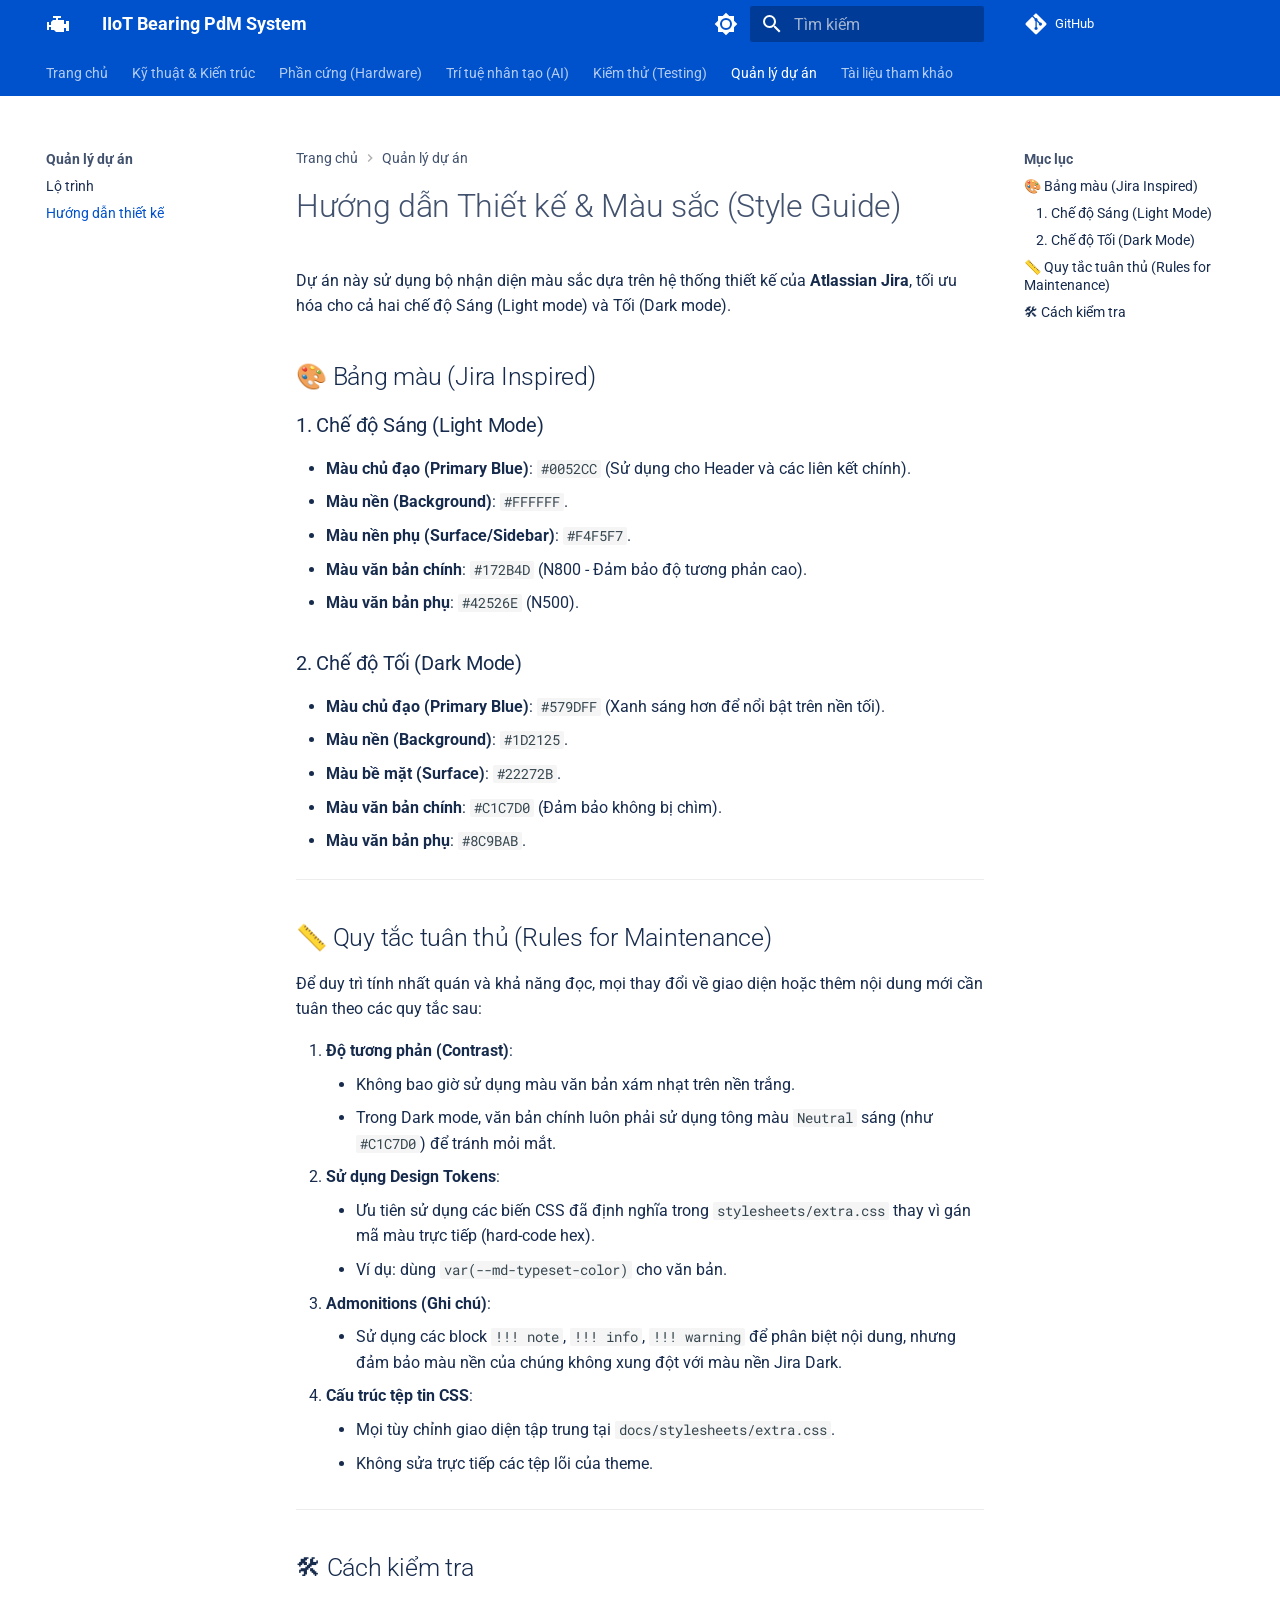
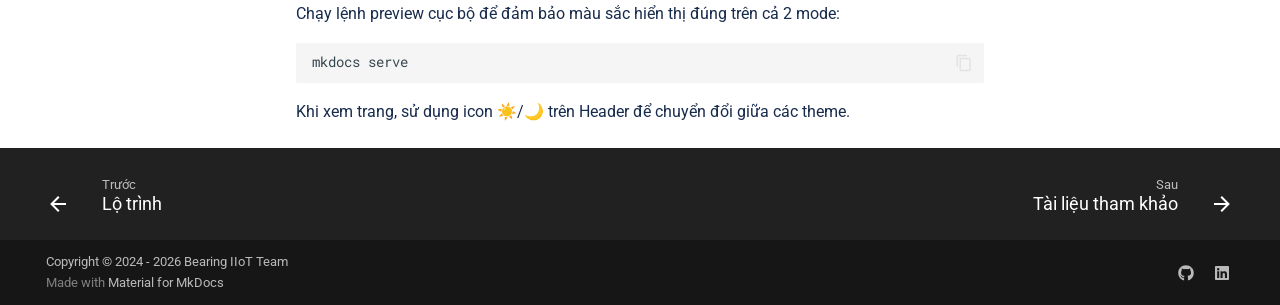
<file: style-guide/index.html>
<!doctype html>
<html lang="vi" class="no-js">
  <head>
    
      <meta charset="utf-8">
      <meta name="viewport" content="width=device-width,initial-scale=1">
      
      
      
        <link rel="canonical" href="https://FSB-IoT-Project.github.io/bearing-iiot/style-guide/">
      
      
        <link rel="prev" href="../roadmap/">
      
      
        <link rel="next" href="../references/">
      
      
        
      
      
      <link rel="icon" href="../assets/images/favicon.png">
      <meta name="generator" content="mkdocs-1.6.1, mkdocs-material-9.7.1">
    
    
      
        <title>Hướng dẫn thiết kế - IIoT Bearing PdM System</title>
      
    
    
      <link rel="stylesheet" href="../assets/stylesheets/main.484c7ddc.min.css">
      
        
        <link rel="stylesheet" href="../assets/stylesheets/palette.ab4e12ef.min.css">
      
      


    
    
      
    
    
      
        
        
        <link rel="preconnect" href="https://fonts.gstatic.com" crossorigin>
        <link rel="stylesheet" href="https://fonts.googleapis.com/css?family=Roboto:300,300i,400,400i,700,700i%7CRoboto+Mono:400,400i,700,700i&display=fallback">
        <style>:root{--md-text-font:"Roboto";--md-code-font:"Roboto Mono"}</style>
      
    
    
      <link rel="stylesheet" href="../stylesheets/extra.css">
    
    <script>__md_scope=new URL("..",location),__md_hash=e=>[...e].reduce(((e,_)=>(e<<5)-e+_.charCodeAt(0)),0),__md_get=(e,_=localStorage,t=__md_scope)=>JSON.parse(_.getItem(t.pathname+"."+e)),__md_set=(e,_,t=localStorage,a=__md_scope)=>{try{t.setItem(a.pathname+"."+e,JSON.stringify(_))}catch(e){}}</script>
    
      

    
    
  </head>
  
  
    
    
      
    
    
    
    
    <body dir="ltr" data-md-color-scheme="default" data-md-color-primary="custom" data-md-color-accent="custom">
  
    
    <input class="md-toggle" data-md-toggle="drawer" type="checkbox" id="__drawer" autocomplete="off">
    <input class="md-toggle" data-md-toggle="search" type="checkbox" id="__search" autocomplete="off">
    <label class="md-overlay" for="__drawer"></label>
    <div data-md-component="skip">
      
        
        <a href="#huong-dan-thiet-ke-mau-sac-style-guide" class="md-skip">
          Bỏ qua
        </a>
      
    </div>
    <div data-md-component="announce">
      
    </div>
    
    
      

<header class="md-header" data-md-component="header">
  <nav class="md-header__inner md-grid" aria-label="Đầu trang">
    <a href=".." title="IIoT Bearing PdM System" class="md-header__button md-logo" aria-label="IIoT Bearing PdM System" data-md-component="logo">
      
  
  <svg xmlns="http://www.w3.org/2000/svg" viewBox="0 0 24 24"><path d="M7 4v2h3v2H7l-2 2v3H3v-3H1v8h2v-3h2v3h3l2 2h8v-4h2v3h3V9h-3v3h-2V8h-6V6h3V4z"/></svg>

    </a>
    <label class="md-header__button md-icon" for="__drawer">
      
      <svg xmlns="http://www.w3.org/2000/svg" viewBox="0 0 24 24"><path d="M3 6h18v2H3zm0 5h18v2H3zm0 5h18v2H3z"/></svg>
    </label>
    <div class="md-header__title" data-md-component="header-title">
      <div class="md-header__ellipsis">
        <div class="md-header__topic">
          <span class="md-ellipsis">
            IIoT Bearing PdM System
          </span>
        </div>
        <div class="md-header__topic" data-md-component="header-topic">
          <span class="md-ellipsis">
            
              Hướng dẫn thiết kế
            
          </span>
        </div>
      </div>
    </div>
    
      
        <form class="md-header__option" data-md-component="palette">
  
    
    
    
    <input class="md-option" data-md-color-media="(prefers-color-scheme: light)" data-md-color-scheme="default" data-md-color-primary="custom" data-md-color-accent="custom"  aria-label="Switch to dark mode"  type="radio" name="__palette" id="__palette_0">
    
      <label class="md-header__button md-icon" title="Switch to dark mode" for="__palette_1" hidden>
        <svg xmlns="http://www.w3.org/2000/svg" viewBox="0 0 24 24"><path d="M12 8a4 4 0 0 0-4 4 4 4 0 0 0 4 4 4 4 0 0 0 4-4 4 4 0 0 0-4-4m0 10a6 6 0 0 1-6-6 6 6 0 0 1 6-6 6 6 0 0 1 6 6 6 6 0 0 1-6 6m8-9.31V4h-4.69L12 .69 8.69 4H4v4.69L.69 12 4 15.31V20h4.69L12 23.31 15.31 20H20v-4.69L23.31 12z"/></svg>
      </label>
    
  
    
    
    
    <input class="md-option" data-md-color-media="(prefers-color-scheme: dark)" data-md-color-scheme="slate" data-md-color-primary="custom" data-md-color-accent="custom"  aria-label="Switch to light mode"  type="radio" name="__palette" id="__palette_1">
    
      <label class="md-header__button md-icon" title="Switch to light mode" for="__palette_0" hidden>
        <svg xmlns="http://www.w3.org/2000/svg" viewBox="0 0 24 24"><path d="M12 18c-.89 0-1.74-.2-2.5-.55C11.56 16.5 13 14.42 13 12s-1.44-4.5-3.5-5.45C10.26 6.2 11.11 6 12 6a6 6 0 0 1 6 6 6 6 0 0 1-6 6m8-9.31V4h-4.69L12 .69 8.69 4H4v4.69L.69 12 4 15.31V20h4.69L12 23.31 15.31 20H20v-4.69L23.31 12z"/></svg>
      </label>
    
  
</form>
      
    
    
      <script>var palette=__md_get("__palette");if(palette&&palette.color){if("(prefers-color-scheme)"===palette.color.media){var media=matchMedia("(prefers-color-scheme: light)"),input=document.querySelector(media.matches?"[data-md-color-media='(prefers-color-scheme: light)']":"[data-md-color-media='(prefers-color-scheme: dark)']");palette.color.media=input.getAttribute("data-md-color-media"),palette.color.scheme=input.getAttribute("data-md-color-scheme"),palette.color.primary=input.getAttribute("data-md-color-primary"),palette.color.accent=input.getAttribute("data-md-color-accent")}for(var[key,value]of Object.entries(palette.color))document.body.setAttribute("data-md-color-"+key,value)}</script>
    
    
    
      
      
        <label class="md-header__button md-icon" for="__search">
          
          <svg xmlns="http://www.w3.org/2000/svg" viewBox="0 0 24 24"><path d="M9.5 3A6.5 6.5 0 0 1 16 9.5c0 1.61-.59 3.09-1.56 4.23l.27.27h.79l5 5-1.5 1.5-5-5v-.79l-.27-.27A6.52 6.52 0 0 1 9.5 16 6.5 6.5 0 0 1 3 9.5 6.5 6.5 0 0 1 9.5 3m0 2C7 5 5 7 5 9.5S7 14 9.5 14 14 12 14 9.5 12 5 9.5 5"/></svg>
        </label>
        <div class="md-search" data-md-component="search" role="dialog">
  <label class="md-search__overlay" for="__search"></label>
  <div class="md-search__inner" role="search">
    <form class="md-search__form" name="search">
      <input type="text" class="md-search__input" name="query" aria-label="Tìm kiếm" placeholder="Tìm kiếm" autocapitalize="off" autocorrect="off" autocomplete="off" spellcheck="false" data-md-component="search-query" required>
      <label class="md-search__icon md-icon" for="__search">
        
        <svg xmlns="http://www.w3.org/2000/svg" viewBox="0 0 24 24"><path d="M9.5 3A6.5 6.5 0 0 1 16 9.5c0 1.61-.59 3.09-1.56 4.23l.27.27h.79l5 5-1.5 1.5-5-5v-.79l-.27-.27A6.52 6.52 0 0 1 9.5 16 6.5 6.5 0 0 1 3 9.5 6.5 6.5 0 0 1 9.5 3m0 2C7 5 5 7 5 9.5S7 14 9.5 14 14 12 14 9.5 12 5 9.5 5"/></svg>
        
        <svg xmlns="http://www.w3.org/2000/svg" viewBox="0 0 24 24"><path d="M20 11v2H8l5.5 5.5-1.42 1.42L4.16 12l7.92-7.92L13.5 5.5 8 11z"/></svg>
      </label>
      <nav class="md-search__options" aria-label="Tìm kiếm">
        
          <a href="javascript:void(0)" class="md-search__icon md-icon" title="Chia sẻ" aria-label="Chia sẻ" data-clipboard data-clipboard-text="" data-md-component="search-share" tabindex="-1">
            
            <svg xmlns="http://www.w3.org/2000/svg" viewBox="0 0 24 24"><path d="M18 16.08c-.76 0-1.44.3-1.96.77L8.91 12.7c.05-.23.09-.46.09-.7s-.04-.47-.09-.7l7.05-4.11c.54.5 1.25.81 2.04.81a3 3 0 0 0 3-3 3 3 0 0 0-3-3 3 3 0 0 0-3 3c0 .24.04.47.09.7L8.04 9.81C7.5 9.31 6.79 9 6 9a3 3 0 0 0-3 3 3 3 0 0 0 3 3c.79 0 1.5-.31 2.04-.81l7.12 4.15c-.05.21-.08.43-.08.66 0 1.61 1.31 2.91 2.92 2.91s2.92-1.3 2.92-2.91A2.92 2.92 0 0 0 18 16.08"/></svg>
          </a>
        
        <button type="reset" class="md-search__icon md-icon" title="Xoá" aria-label="Xoá" tabindex="-1">
          
          <svg xmlns="http://www.w3.org/2000/svg" viewBox="0 0 24 24"><path d="M19 6.41 17.59 5 12 10.59 6.41 5 5 6.41 10.59 12 5 17.59 6.41 19 12 13.41 17.59 19 19 17.59 13.41 12z"/></svg>
        </button>
      </nav>
      
        <div class="md-search__suggest" data-md-component="search-suggest"></div>
      
    </form>
    <div class="md-search__output">
      <div class="md-search__scrollwrap" tabindex="0" data-md-scrollfix>
        <div class="md-search-result" data-md-component="search-result">
          <div class="md-search-result__meta">
            Initializing search
          </div>
          <ol class="md-search-result__list" role="presentation"></ol>
        </div>
      </div>
    </div>
  </div>
</div>
      
    
    
      <div class="md-header__source">
        <a href="https://github.com/FSB-IoT-Project/bearing-iiot" title="Xem mã nguồn" class="md-source" data-md-component="source">
  <div class="md-source__icon md-icon">
    
    <svg xmlns="http://www.w3.org/2000/svg" viewBox="0 0 448 512"><!--! Font Awesome Free 7.1.0 by @fontawesome - https://fontawesome.com License - https://fontawesome.com/license/free (Icons: CC BY 4.0, Fonts: SIL OFL 1.1, Code: MIT License) Copyright 2025 Fonticons, Inc.--><path d="M439.6 236.1 244 40.5c-5.4-5.5-12.8-8.5-20.4-8.5s-15 3-20.4 8.4L162.5 81l51.5 51.5c27.1-9.1 52.7 16.8 43.4 43.7l49.7 49.7c34.2-11.8 61.2 31 35.5 56.7-26.5 26.5-70.2-2.9-56-37.3L240.3 199v121.9c25.3 12.5 22.3 41.8 9.1 55-6.4 6.4-15.2 10.1-24.3 10.1s-17.8-3.6-24.3-10.1c-17.6-17.6-11.1-46.9 11.2-56v-123c-20.8-8.5-24.6-30.7-18.6-45L142.6 101 8.5 235.1C3 240.6 0 247.9 0 255.5s3 15 8.5 20.4l195.6 195.7c5.4 5.4 12.7 8.4 20.4 8.4s15-3 20.4-8.4l194.7-194.7c5.4-5.4 8.4-12.8 8.4-20.4s-3-15-8.4-20.4"/></svg>
  </div>
  <div class="md-source__repository">
    GitHub
  </div>
</a>
      </div>
    
  </nav>
  
</header>
    
    <div class="md-container" data-md-component="container">
      
      
        
          
            
<nav class="md-tabs" aria-label="Tabs" data-md-component="tabs">
  <div class="md-grid">
    <ul class="md-tabs__list">
      
        
  
  
  
  
    <li class="md-tabs__item">
      <a href=".." class="md-tabs__link">
        
  
  
    
  
  Trang chủ

      </a>
    </li>
  

      
        
  
  
  
  
    
    
      <li class="md-tabs__item">
        <a href="../architecture/" class="md-tabs__link">
          
  
  
    
  
  Kỹ thuật & Kiến trúc

        </a>
      </li>
    
  

      
        
  
  
  
  
    
    
      <li class="md-tabs__item">
        <a href="../hardware/esp32/" class="md-tabs__link">
          
  
  
    
  
  Phần cứng (Hardware)

        </a>
      </li>
    
  

      
        
  
  
  
  
    
    
      <li class="md-tabs__item">
        <a href="../ml-models/" class="md-tabs__link">
          
  
  
    
  
  Trí tuệ nhân tạo (AI)

        </a>
      </li>
    
  

      
        
  
  
  
  
    
    
      <li class="md-tabs__item">
        <a href="../testing/" class="md-tabs__link">
          
  
  
    
  
  Kiểm thử (Testing)

        </a>
      </li>
    
  

      
        
  
  
  
    
  
  
    
    
      <li class="md-tabs__item md-tabs__item--active">
        <a href="../roadmap/" class="md-tabs__link">
          
  
  
    
  
  Quản lý dự án

        </a>
      </li>
    
  

      
        
  
  
  
  
    <li class="md-tabs__item">
      <a href="../references/" class="md-tabs__link">
        
  
  
    
  
  Tài liệu tham khảo

      </a>
    </li>
  

      
    </ul>
  </div>
</nav>
          
        
      
      <main class="md-main" data-md-component="main">
        <div class="md-main__inner md-grid">
          
            
              
              <div class="md-sidebar md-sidebar--primary" data-md-component="sidebar" data-md-type="navigation" >
                <div class="md-sidebar__scrollwrap">
                  <div class="md-sidebar__inner">
                    


  


<nav class="md-nav md-nav--primary md-nav--lifted" aria-label="Thanh điều hướng" data-md-level="0">
  <label class="md-nav__title" for="__drawer">
    <a href=".." title="IIoT Bearing PdM System" class="md-nav__button md-logo" aria-label="IIoT Bearing PdM System" data-md-component="logo">
      
  
  <svg xmlns="http://www.w3.org/2000/svg" viewBox="0 0 24 24"><path d="M7 4v2h3v2H7l-2 2v3H3v-3H1v8h2v-3h2v3h3l2 2h8v-4h2v3h3V9h-3v3h-2V8h-6V6h3V4z"/></svg>

    </a>
    IIoT Bearing PdM System
  </label>
  
    <div class="md-nav__source">
      <a href="https://github.com/FSB-IoT-Project/bearing-iiot" title="Xem mã nguồn" class="md-source" data-md-component="source">
  <div class="md-source__icon md-icon">
    
    <svg xmlns="http://www.w3.org/2000/svg" viewBox="0 0 448 512"><!--! Font Awesome Free 7.1.0 by @fontawesome - https://fontawesome.com License - https://fontawesome.com/license/free (Icons: CC BY 4.0, Fonts: SIL OFL 1.1, Code: MIT License) Copyright 2025 Fonticons, Inc.--><path d="M439.6 236.1 244 40.5c-5.4-5.5-12.8-8.5-20.4-8.5s-15 3-20.4 8.4L162.5 81l51.5 51.5c27.1-9.1 52.7 16.8 43.4 43.7l49.7 49.7c34.2-11.8 61.2 31 35.5 56.7-26.5 26.5-70.2-2.9-56-37.3L240.3 199v121.9c25.3 12.5 22.3 41.8 9.1 55-6.4 6.4-15.2 10.1-24.3 10.1s-17.8-3.6-24.3-10.1c-17.6-17.6-11.1-46.9 11.2-56v-123c-20.8-8.5-24.6-30.7-18.6-45L142.6 101 8.5 235.1C3 240.6 0 247.9 0 255.5s3 15 8.5 20.4l195.6 195.7c5.4 5.4 12.7 8.4 20.4 8.4s15-3 20.4-8.4l194.7-194.7c5.4-5.4 8.4-12.8 8.4-20.4s-3-15-8.4-20.4"/></svg>
  </div>
  <div class="md-source__repository">
    GitHub
  </div>
</a>
    </div>
  
  <ul class="md-nav__list" data-md-scrollfix>
    
      
      
  
  
  
  
    <li class="md-nav__item">
      <a href=".." class="md-nav__link">
        
  
  
  <span class="md-ellipsis">
    
  
    Trang chủ
  

    
  </span>
  
  

      </a>
    </li>
  

    
      
      
  
  
  
  
    
    
      
        
      
        
      
    
    
    
      
      
        
      
    
    
    <li class="md-nav__item md-nav__item--nested">
      
        
        
          
        
        <input class="md-nav__toggle md-toggle md-toggle--indeterminate" type="checkbox" id="__nav_2" >
        
          
          <label class="md-nav__link" for="__nav_2" id="__nav_2_label" tabindex="0">
            
  
  
  <span class="md-ellipsis">
    
  
    Kỹ thuật & Kiến trúc
  

    
  </span>
  
  

            <span class="md-nav__icon md-icon"></span>
          </label>
        
        <nav class="md-nav" data-md-level="1" aria-labelledby="__nav_2_label" aria-expanded="false">
          <label class="md-nav__title" for="__nav_2">
            <span class="md-nav__icon md-icon"></span>
            
  
    Kỹ thuật & Kiến trúc
  

          </label>
          <ul class="md-nav__list" data-md-scrollfix>
            
              
                
  
  
  
  
    <li class="md-nav__item">
      <a href="../architecture/" class="md-nav__link">
        
  
  
  <span class="md-ellipsis">
    
  
    Kiến trúc hệ thống
  

    
  </span>
  
  

      </a>
    </li>
  

              
            
              
                
  
  
  
  
    <li class="md-nav__item">
      <a href="../specification/" class="md-nav__link">
        
  
  
  <span class="md-ellipsis">
    
  
    Đặc tả kỹ thuật
  

    
  </span>
  
  

      </a>
    </li>
  

              
            
          </ul>
        </nav>
      
    </li>
  

    
      
      
  
  
  
  
    
    
      
        
      
        
      
        
      
    
    
    
      
      
        
      
    
    
    <li class="md-nav__item md-nav__item--nested">
      
        
        
          
        
        <input class="md-nav__toggle md-toggle md-toggle--indeterminate" type="checkbox" id="__nav_3" >
        
          
          <label class="md-nav__link" for="__nav_3" id="__nav_3_label" tabindex="0">
            
  
  
  <span class="md-ellipsis">
    
  
    Phần cứng (Hardware)
  

    
  </span>
  
  

            <span class="md-nav__icon md-icon"></span>
          </label>
        
        <nav class="md-nav" data-md-level="1" aria-labelledby="__nav_3_label" aria-expanded="false">
          <label class="md-nav__title" for="__nav_3">
            <span class="md-nav__icon md-icon"></span>
            
  
    Phần cứng (Hardware)
  

          </label>
          <ul class="md-nav__list" data-md-scrollfix>
            
              
                
  
  
  
  
    <li class="md-nav__item">
      <a href="../hardware/esp32/" class="md-nav__link">
        
  
  
  <span class="md-ellipsis">
    
  
    Thiết bị ESP32 S3 N16R8
  

    
  </span>
  
  

      </a>
    </li>
  

              
            
              
                
  
  
  
  
    <li class="md-nav__item">
      <a href="../hardware/raspberry-pi/" class="md-nav__link">
        
  
  
  <span class="md-ellipsis">
    
  
    Raspberry Pi 4
  

    
  </span>
  
  

      </a>
    </li>
  

              
            
              
                
  
  
  
  
    <li class="md-nav__item">
      <a href="../hardware/cloud-server/" class="md-nav__link">
        
  
  
  <span class="md-ellipsis">
    
  
    Cloud Server
  

    
  </span>
  
  

      </a>
    </li>
  

              
            
          </ul>
        </nav>
      
    </li>
  

    
      
      
  
  
  
  
    
    
      
        
      
        
      
    
    
    
      
      
        
      
    
    
    <li class="md-nav__item md-nav__item--nested">
      
        
        
          
        
        <input class="md-nav__toggle md-toggle md-toggle--indeterminate" type="checkbox" id="__nav_4" >
        
          
          <label class="md-nav__link" for="__nav_4" id="__nav_4_label" tabindex="0">
            
  
  
  <span class="md-ellipsis">
    
  
    Trí tuệ nhân tạo (AI)
  

    
  </span>
  
  

            <span class="md-nav__icon md-icon"></span>
          </label>
        
        <nav class="md-nav" data-md-level="1" aria-labelledby="__nav_4_label" aria-expanded="false">
          <label class="md-nav__title" for="__nav_4">
            <span class="md-nav__icon md-icon"></span>
            
  
    Trí tuệ nhân tạo (AI)
  

          </label>
          <ul class="md-nav__list" data-md-scrollfix>
            
              
                
  
  
  
  
    <li class="md-nav__item">
      <a href="../ml-models/" class="md-nav__link">
        
  
  
  <span class="md-ellipsis">
    
  
    Mô hình Học máy (ML Models)
  

    
  </span>
  
  

      </a>
    </li>
  

              
            
              
                
  
  
  
  
    <li class="md-nav__item">
      <a href="../or-tools/" class="md-nav__link">
        
  
  
  <span class="md-ellipsis">
    
  
    Tối ưu hóa (OR-Tools)
  

    
  </span>
  
  

      </a>
    </li>
  

              
            
          </ul>
        </nav>
      
    </li>
  

    
      
      
  
  
  
  
    
    
      
        
      
        
      
        
      
    
    
    
      
      
        
      
    
    
    <li class="md-nav__item md-nav__item--nested">
      
        
        
          
        
        <input class="md-nav__toggle md-toggle md-toggle--indeterminate" type="checkbox" id="__nav_5" >
        
          
          <label class="md-nav__link" for="__nav_5" id="__nav_5_label" tabindex="0">
            
  
  
  <span class="md-ellipsis">
    
  
    Kiểm thử (Testing)
  

    
  </span>
  
  

            <span class="md-nav__icon md-icon"></span>
          </label>
        
        <nav class="md-nav" data-md-level="1" aria-labelledby="__nav_5_label" aria-expanded="false">
          <label class="md-nav__title" for="__nav_5">
            <span class="md-nav__icon md-icon"></span>
            
  
    Kiểm thử (Testing)
  

          </label>
          <ul class="md-nav__list" data-md-scrollfix>
            
              
                
  
  
  
  
    <li class="md-nav__item">
      <a href="../testing/" class="md-nav__link">
        
  
  
  <span class="md-ellipsis">
    
  
    Kiểm thử &amp; Đảm bảo chất lượng
  

    
  </span>
  
  

      </a>
    </li>
  

              
            
              
                
  
  
  
  
    <li class="md-nav__item">
      <a href="../testing-project/test-strategy/" class="md-nav__link">
        
  
  
  <span class="md-ellipsis">
    
  
    Chiến lược Kiểm thử (Test Strategy)
  

    
  </span>
  
  

      </a>
    </li>
  

              
            
              
                
  
  
  
  
    <li class="md-nav__item">
      <a href="../testing-project/test-results/" class="md-nav__link">
        
  
  
  <span class="md-ellipsis">
    
  
    Kết quả Kiểm thử (Test Results)
  

    
  </span>
  
  

      </a>
    </li>
  

              
            
          </ul>
        </nav>
      
    </li>
  

    
      
      
  
  
    
  
  
  
    
    
      
        
      
        
      
    
    
    
      
        
        
      
      
        
      
    
    
    <li class="md-nav__item md-nav__item--active md-nav__item--section md-nav__item--nested">
      
        
        
        <input class="md-nav__toggle md-toggle " type="checkbox" id="__nav_6" checked>
        
          
          <label class="md-nav__link" for="__nav_6" id="__nav_6_label" tabindex="">
            
  
  
  <span class="md-ellipsis">
    
  
    Quản lý dự án
  

    
  </span>
  
  

            <span class="md-nav__icon md-icon"></span>
          </label>
        
        <nav class="md-nav" data-md-level="1" aria-labelledby="__nav_6_label" aria-expanded="true">
          <label class="md-nav__title" for="__nav_6">
            <span class="md-nav__icon md-icon"></span>
            
  
    Quản lý dự án
  

          </label>
          <ul class="md-nav__list" data-md-scrollfix>
            
              
                
  
  
  
  
    <li class="md-nav__item">
      <a href="../roadmap/" class="md-nav__link">
        
  
  
  <span class="md-ellipsis">
    
  
    Lộ trình
  

    
  </span>
  
  

      </a>
    </li>
  

              
            
              
                
  
  
    
  
  
  
    <li class="md-nav__item md-nav__item--active">
      
      <input class="md-nav__toggle md-toggle" type="checkbox" id="__toc">
      
      
        
      
      
        <label class="md-nav__link md-nav__link--active" for="__toc">
          
  
  
  <span class="md-ellipsis">
    
  
    Hướng dẫn thiết kế
  

    
  </span>
  
  

          <span class="md-nav__icon md-icon"></span>
        </label>
      
      <a href="./" class="md-nav__link md-nav__link--active">
        
  
  
  <span class="md-ellipsis">
    
  
    Hướng dẫn thiết kế
  

    
  </span>
  
  

      </a>
      
        

<nav class="md-nav md-nav--secondary" aria-label="Mục lục">
  
  
  
    
  
  
    <label class="md-nav__title" for="__toc">
      <span class="md-nav__icon md-icon"></span>
      Mục lục
    </label>
    <ul class="md-nav__list" data-md-component="toc" data-md-scrollfix>
      
        <li class="md-nav__item">
  <a href="#bang-mau-jira-inspired" class="md-nav__link">
    <span class="md-ellipsis">
      
        🎨 Bảng màu (Jira Inspired)
      
    </span>
  </a>
  
    <nav class="md-nav" aria-label="🎨 Bảng màu (Jira Inspired)">
      <ul class="md-nav__list">
        
          <li class="md-nav__item">
  <a href="#1-che-o-sang-light-mode" class="md-nav__link">
    <span class="md-ellipsis">
      
        1. Chế độ Sáng (Light Mode)
      
    </span>
  </a>
  
</li>
        
          <li class="md-nav__item">
  <a href="#2-che-o-toi-dark-mode" class="md-nav__link">
    <span class="md-ellipsis">
      
        2. Chế độ Tối (Dark Mode)
      
    </span>
  </a>
  
</li>
        
      </ul>
    </nav>
  
</li>
      
        <li class="md-nav__item">
  <a href="#quy-tac-tuan-thu-rules-for-maintenance" class="md-nav__link">
    <span class="md-ellipsis">
      
        📏 Quy tắc tuân thủ (Rules for Maintenance)
      
    </span>
  </a>
  
</li>
      
        <li class="md-nav__item">
  <a href="#cach-kiem-tra" class="md-nav__link">
    <span class="md-ellipsis">
      
        🛠 Cách kiểm tra
      
    </span>
  </a>
  
</li>
      
    </ul>
  
</nav>
      
    </li>
  

              
            
          </ul>
        </nav>
      
    </li>
  

    
      
      
  
  
  
  
    <li class="md-nav__item">
      <a href="../references/" class="md-nav__link">
        
  
  
  <span class="md-ellipsis">
    
  
    Tài liệu tham khảo
  

    
  </span>
  
  

      </a>
    </li>
  

    
  </ul>
</nav>
                  </div>
                </div>
              </div>
            
            
              
              <div class="md-sidebar md-sidebar--secondary" data-md-component="sidebar" data-md-type="toc" >
                <div class="md-sidebar__scrollwrap">
                  <div class="md-sidebar__inner">
                    

<nav class="md-nav md-nav--secondary" aria-label="Mục lục">
  
  
  
    
  
  
    <label class="md-nav__title" for="__toc">
      <span class="md-nav__icon md-icon"></span>
      Mục lục
    </label>
    <ul class="md-nav__list" data-md-component="toc" data-md-scrollfix>
      
        <li class="md-nav__item">
  <a href="#bang-mau-jira-inspired" class="md-nav__link">
    <span class="md-ellipsis">
      
        🎨 Bảng màu (Jira Inspired)
      
    </span>
  </a>
  
    <nav class="md-nav" aria-label="🎨 Bảng màu (Jira Inspired)">
      <ul class="md-nav__list">
        
          <li class="md-nav__item">
  <a href="#1-che-o-sang-light-mode" class="md-nav__link">
    <span class="md-ellipsis">
      
        1. Chế độ Sáng (Light Mode)
      
    </span>
  </a>
  
</li>
        
          <li class="md-nav__item">
  <a href="#2-che-o-toi-dark-mode" class="md-nav__link">
    <span class="md-ellipsis">
      
        2. Chế độ Tối (Dark Mode)
      
    </span>
  </a>
  
</li>
        
      </ul>
    </nav>
  
</li>
      
        <li class="md-nav__item">
  <a href="#quy-tac-tuan-thu-rules-for-maintenance" class="md-nav__link">
    <span class="md-ellipsis">
      
        📏 Quy tắc tuân thủ (Rules for Maintenance)
      
    </span>
  </a>
  
</li>
      
        <li class="md-nav__item">
  <a href="#cach-kiem-tra" class="md-nav__link">
    <span class="md-ellipsis">
      
        🛠 Cách kiểm tra
      
    </span>
  </a>
  
</li>
      
    </ul>
  
</nav>
                  </div>
                </div>
              </div>
            
          
          
            <div class="md-content" data-md-component="content">
              
                



  


  <nav class="md-path" aria-label="Thanh điều hướng" >
    <ol class="md-path__list">
      
        
  
  
    <li class="md-path__item">
      <a href=".." class="md-path__link">
        
  <span class="md-ellipsis">
    Trang chủ
  </span>

      </a>
    </li>
  

      
      
        
  
  
    
    
      <li class="md-path__item">
        <a href="../roadmap/" class="md-path__link">
          
  <span class="md-ellipsis">
    Quản lý dự án
  </span>

        </a>
      </li>
    
  

      
    </ol>
  </nav>

              
              <article class="md-content__inner md-typeset">
                
                  


  
  


<h1 id="huong-dan-thiet-ke-mau-sac-style-guide">Hướng dẫn Thiết kế &amp; Màu sắc (Style Guide)</h1>
<p>Dự án này sử dụng bộ nhận diện màu sắc dựa trên hệ thống thiết kế của <strong>Atlassian Jira</strong>, tối ưu hóa cho cả hai chế độ Sáng (Light mode) và Tối (Dark mode).</p>
<h2 id="bang-mau-jira-inspired">🎨 Bảng màu (Jira Inspired)</h2>
<h3 id="1-che-o-sang-light-mode">1. Chế độ Sáng (Light Mode)</h3>
<ul>
<li><strong>Màu chủ đạo (Primary Blue)</strong>: <code>#0052CC</code> (Sử dụng cho Header và các liên kết chính).</li>
<li><strong>Màu nền (Background)</strong>: <code>#FFFFFF</code>.</li>
<li><strong>Màu nền phụ (Surface/Sidebar)</strong>: <code>#F4F5F7</code>.</li>
<li><strong>Màu văn bản chính</strong>: <code>#172B4D</code> (N800 - Đảm bảo độ tương phản cao).</li>
<li><strong>Màu văn bản phụ</strong>: <code>#42526E</code> (N500).</li>
</ul>
<h3 id="2-che-o-toi-dark-mode">2. Chế độ Tối (Dark Mode)</h3>
<ul>
<li><strong>Màu chủ đạo (Primary Blue)</strong>: <code>#579DFF</code> (Xanh sáng hơn để nổi bật trên nền tối).</li>
<li><strong>Màu nền (Background)</strong>: <code>#1D2125</code>.</li>
<li><strong>Màu bề mặt (Surface)</strong>: <code>#22272B</code>.</li>
<li><strong>Màu văn bản chính</strong>: <code>#C1C7D0</code> (Đảm bảo không bị chìm).</li>
<li><strong>Màu văn bản phụ</strong>: <code>#8C9BAB</code>.</li>
</ul>
<hr />
<h2 id="quy-tac-tuan-thu-rules-for-maintenance">📏 Quy tắc tuân thủ (Rules for Maintenance)</h2>
<p>Để duy trì tính nhất quán và khả năng đọc, mọi thay đổi về giao diện hoặc thêm nội dung mới cần tuân theo các quy tắc sau:</p>
<ol>
<li><strong>Độ tương phản (Contrast)</strong>:<ul>
<li>Không bao giờ sử dụng màu văn bản xám nhạt trên nền trắng.</li>
<li>Trong Dark mode, văn bản chính luôn phải sử dụng tông màu <code>Neutral</code> sáng (như <code>#C1C7D0</code>) để tránh mỏi mắt.</li>
</ul>
</li>
<li><strong>Sử dụng Design Tokens</strong>:<ul>
<li>Ưu tiên sử dụng các biến CSS đã định nghĩa trong <code>stylesheets/extra.css</code> thay vì gán mã màu trực tiếp (hard-code hex).</li>
<li>Ví dụ: dùng <code>var(--md-typeset-color)</code> cho văn bản.</li>
</ul>
</li>
<li><strong>Admonitions (Ghi chú)</strong>:<ul>
<li>Sử dụng các block <code>!!! note</code>, <code>!!! info</code>, <code>!!! warning</code> để phân biệt nội dung, nhưng đảm bảo màu nền của chúng không xung đột với màu nền Jira Dark.</li>
</ul>
</li>
<li><strong>Cấu trúc tệp tin CSS</strong>:<ul>
<li>Mọi tùy chỉnh giao diện tập trung tại <code>docs/stylesheets/extra.css</code>.</li>
<li>Không sửa trực tiếp các tệp lõi của theme.</li>
</ul>
</li>
</ol>
<hr />
<h2 id="cach-kiem-tra">🛠 Cách kiểm tra</h2>
<p>Chạy lệnh preview cục bộ để đảm bảo màu sắc hiển thị đúng trên cả 2 mode:
<div class="highlight"><pre><span></span><code><a id="__codelineno-0-1" name="__codelineno-0-1" href="#__codelineno-0-1"></a>mkdocs<span class="w"> </span>serve
</code></pre></div>
Khi xem trang, sử dụng icon ☀️/🌙 trên Header để chuyển đổi giữa các theme.</p>












                
              </article>
            </div>
          
          
<script>var target=document.getElementById(location.hash.slice(1));target&&target.name&&(target.checked=target.name.startsWith("__tabbed_"))</script>
        </div>
        
          <button type="button" class="md-top md-icon" data-md-component="top" hidden>
  
  <svg xmlns="http://www.w3.org/2000/svg" viewBox="0 0 24 24"><path d="M13 20h-2V8l-5.5 5.5-1.42-1.42L12 4.16l7.92 7.92-1.42 1.42L13 8z"/></svg>
  Trở lại mục lục
</button>
        
      </main>
      
        <footer class="md-footer">
  
    
      
      <nav class="md-footer__inner md-grid" aria-label="Chân trang" >
        
          
          <a href="../roadmap/" class="md-footer__link md-footer__link--prev" aria-label="Trước: Lộ trình">
            <div class="md-footer__button md-icon">
              
              <svg xmlns="http://www.w3.org/2000/svg" viewBox="0 0 24 24"><path d="M20 11v2H8l5.5 5.5-1.42 1.42L4.16 12l7.92-7.92L13.5 5.5 8 11z"/></svg>
            </div>
            <div class="md-footer__title">
              <span class="md-footer__direction">
                Trước
              </span>
              <div class="md-ellipsis">
                Lộ trình
              </div>
            </div>
          </a>
        
        
          
          <a href="../references/" class="md-footer__link md-footer__link--next" aria-label="Sau: Tài liệu tham khảo">
            <div class="md-footer__title">
              <span class="md-footer__direction">
                Sau
              </span>
              <div class="md-ellipsis">
                Tài liệu tham khảo
              </div>
            </div>
            <div class="md-footer__button md-icon">
              
              <svg xmlns="http://www.w3.org/2000/svg" viewBox="0 0 24 24"><path d="M4 11v2h12l-5.5 5.5 1.42 1.42L19.84 12l-7.92-7.92L10.5 5.5 16 11z"/></svg>
            </div>
          </a>
        
      </nav>
    
  
  <div class="md-footer-meta md-typeset">
    <div class="md-footer-meta__inner md-grid">
      <div class="md-copyright">
  
    <div class="md-copyright__highlight">
      Copyright &copy; 2024 - 2026 Bearing IIoT Team
    </div>
  
  
    Made with
    <a href="https://squidfunk.github.io/mkdocs-material/" target="_blank" rel="noopener">
      Material for MkDocs
    </a>
  
</div>
      
        
<div class="md-social">
  
    
    
    
    
      
      
    
    <a href="https://github.com/trungbuidesu" target="_blank" rel="noopener" title="github.com" class="md-social__link">
      <svg xmlns="http://www.w3.org/2000/svg" viewBox="0 0 512 512"><!--! Font Awesome Free 7.1.0 by @fontawesome - https://fontawesome.com License - https://fontawesome.com/license/free (Icons: CC BY 4.0, Fonts: SIL OFL 1.1, Code: MIT License) Copyright 2025 Fonticons, Inc.--><path d="M173.9 397.4c0 2-2.3 3.6-5.2 3.6-3.3.3-5.6-1.3-5.6-3.6 0-2 2.3-3.6 5.2-3.6 3-.3 5.6 1.3 5.6 3.6m-31.1-4.5c-.7 2 1.3 4.3 4.3 4.9 2.6 1 5.6 0 6.2-2s-1.3-4.3-4.3-5.2c-2.6-.7-5.5.3-6.2 2.3m44.2-1.7c-2.9.7-4.9 2.6-4.6 4.9.3 2 2.9 3.3 5.9 2.6 2.9-.7 4.9-2.6 4.6-4.6-.3-1.9-3-3.2-5.9-2.9M252.8 8C114.1 8 8 113.3 8 252c0 110.9 69.8 205.8 169.5 239.2 12.8 2.3 17.3-5.6 17.3-12.1 0-6.2-.3-40.4-.3-61.4 0 0-70 15-84.7-29.8 0 0-11.4-29.1-27.8-36.6 0 0-22.9-15.7 1.6-15.4 0 0 24.9 2 38.6 25.8 21.9 38.6 58.6 27.5 72.9 20.9 2.3-16 8.8-27.1 16-33.7-55.9-6.2-112.3-14.3-112.3-110.5 0-27.5 7.6-41.3 23.6-58.9-2.6-6.5-11.1-33.3 2.6-67.9 20.9-6.5 69 27 69 27 20-5.6 41.5-8.5 62.8-8.5s42.8 2.9 62.8 8.5c0 0 48.1-33.6 69-27 13.7 34.7 5.2 61.4 2.6 67.9 16 17.7 25.8 31.5 25.8 58.9 0 96.5-58.9 104.2-114.8 110.5 9.2 7.9 17 22.9 17 46.4 0 33.7-.3 75.4-.3 83.6 0 6.5 4.6 14.4 17.3 12.1C436.2 457.8 504 362.9 504 252 504 113.3 391.5 8 252.8 8M105.2 352.9c-1.3 1-1 3.3.7 5.2 1.6 1.6 3.9 2.3 5.2 1 1.3-1 1-3.3-.7-5.2-1.6-1.6-3.9-2.3-5.2-1m-10.8-8.1c-.7 1.3.3 2.9 2.3 3.9 1.6 1 3.6.7 4.3-.7.7-1.3-.3-2.9-2.3-3.9-2-.6-3.6-.3-4.3.7m32.4 35.6c-1.6 1.3-1 4.3 1.3 6.2 2.3 2.3 5.2 2.6 6.5 1 1.3-1.3.7-4.3-1.3-6.2-2.2-2.3-5.2-2.6-6.5-1m-11.4-14.7c-1.6 1-1.6 3.6 0 5.9s4.3 3.3 5.6 2.3c1.6-1.3 1.6-3.9 0-6.2-1.4-2.3-4-3.3-5.6-2"/></svg>
    </a>
  
    
    
    
    
      
      
    
    <a href="https://www.linkedin.com/in/buiductrung29/" target="_blank" rel="noopener" title="www.linkedin.com" class="md-social__link">
      <svg xmlns="http://www.w3.org/2000/svg" viewBox="0 0 448 512"><!--! Font Awesome Free 7.1.0 by @fontawesome - https://fontawesome.com License - https://fontawesome.com/license/free (Icons: CC BY 4.0, Fonts: SIL OFL 1.1, Code: MIT License) Copyright 2025 Fonticons, Inc.--><path d="M416 32H31.9C14.3 32 0 46.5 0 64.3v383.4C0 465.5 14.3 480 31.9 480H416c17.6 0 32-14.5 32-32.3V64.3c0-17.8-14.4-32.3-32-32.3M135.4 416H69V202.2h66.5V416zM102.2 96a38.5 38.5 0 1 1 0 77 38.5 38.5 0 1 1 0-77m282.1 320h-66.4V312c0-24.8-.5-56.7-34.5-56.7-34.6 0-39.9 27-39.9 54.9V416h-66.4V202.2h63.7v29.2h.9c8.9-16.8 30.6-34.5 62.9-34.5 67.2 0 79.7 44.3 79.7 101.9z"/></svg>
    </a>
  
</div>
      
    </div>
  </div>
</footer>
      
    </div>
    <div class="md-dialog" data-md-component="dialog">
      <div class="md-dialog__inner md-typeset"></div>
    </div>
    
    
    
      
      
      <script id="__config" type="application/json">{"annotate": null, "base": "..", "features": ["navigation.tabs", "navigation.sections", "navigation.expand", "navigation.path", "navigation.top", "navigation.footer", "navigation.tracking", "navigation.instant", "navigation.indexes", "search.suggest", "search.highlight", "search.share", "content.code.copy", "content.code.annotate"], "search": "../assets/javascripts/workers/search.2c215733.min.js", "tags": null, "translations": {"clipboard.copied": "\u0110\u00e3 sao ch\u00e9p", "clipboard.copy": "Sao ch\u00e9p v\u00e0o b\u1ed9 nh\u1edb t\u1ea1m", "search.result.more.one": "1 t\u1eeb kh\u00e1c trong trang", "search.result.more.other": "# t\u1eeb kh\u00e1c trong trang", "search.result.none": "Kh\u00f4ng t\u00ecm th\u1ea5y t\u00e0i li\u1ec7u li\u00ean quan", "search.result.one": "1 t\u00e0i li\u1ec7u li\u00ean quan", "search.result.other": "# t\u00e0i li\u1ec7u li\u00ean quan", "search.result.placeholder": "Nh\u1eadp \u0111\u1ec3 b\u1eaft \u0111\u1ea7u t\u00ecm ki\u1ebfm", "search.result.term.missing": "Kh\u00f4ng", "select.version": "Ch\u1ecdn phi\u00ean b\u1ea3n"}, "version": null}</script>
    
    
      <script src="../assets/javascripts/bundle.79ae519e.min.js"></script>
      
    
  </body>
</html>
</file>
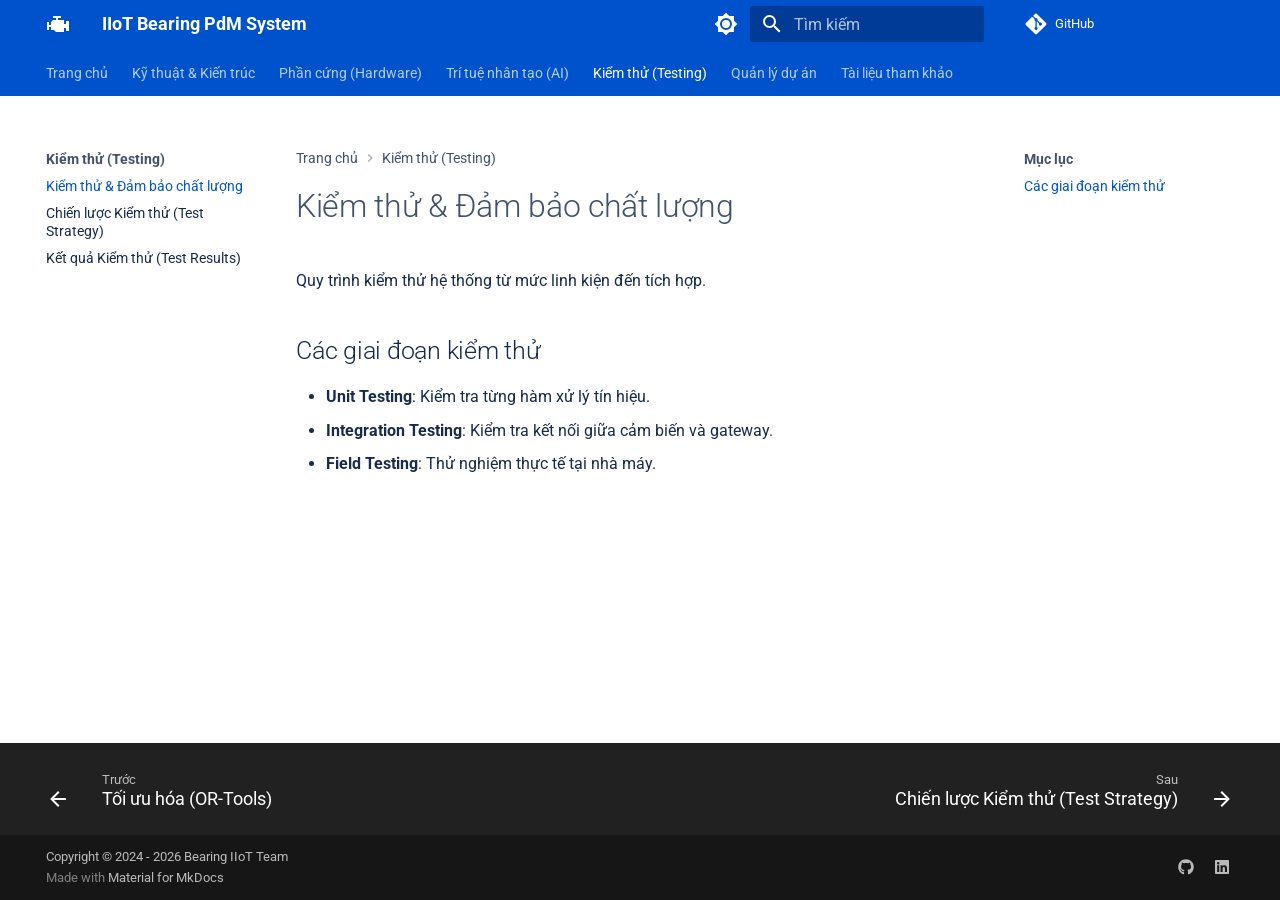
<file: testing/index.html>
<!doctype html>
<html lang="vi" class="no-js">
  <head>
    
      <meta charset="utf-8">
      <meta name="viewport" content="width=device-width,initial-scale=1">
      
      
      
        <link rel="canonical" href="https://FSB-IoT-Project.github.io/bearing-iiot/testing/">
      
      
        <link rel="prev" href="../or-tools/">
      
      
        <link rel="next" href="../testing-project/test-strategy/">
      
      
        
      
      
      <link rel="icon" href="../assets/images/favicon.png">
      <meta name="generator" content="mkdocs-1.6.1, mkdocs-material-9.7.1">
    
    
      
        <title>Kiểm thử & Đảm bảo chất lượng - IIoT Bearing PdM System</title>
      
    
    
      <link rel="stylesheet" href="../assets/stylesheets/main.484c7ddc.min.css">
      
        
        <link rel="stylesheet" href="../assets/stylesheets/palette.ab4e12ef.min.css">
      
      


    
    
      
    
    
      
        
        
        <link rel="preconnect" href="https://fonts.gstatic.com" crossorigin>
        <link rel="stylesheet" href="https://fonts.googleapis.com/css?family=Roboto:300,300i,400,400i,700,700i%7CRoboto+Mono:400,400i,700,700i&display=fallback">
        <style>:root{--md-text-font:"Roboto";--md-code-font:"Roboto Mono"}</style>
      
    
    
      <link rel="stylesheet" href="../stylesheets/extra.css">
    
    <script>__md_scope=new URL("..",location),__md_hash=e=>[...e].reduce(((e,_)=>(e<<5)-e+_.charCodeAt(0)),0),__md_get=(e,_=localStorage,t=__md_scope)=>JSON.parse(_.getItem(t.pathname+"."+e)),__md_set=(e,_,t=localStorage,a=__md_scope)=>{try{t.setItem(a.pathname+"."+e,JSON.stringify(_))}catch(e){}}</script>
    
      

    
    
  </head>
  
  
    
    
      
    
    
    
    
    <body dir="ltr" data-md-color-scheme="default" data-md-color-primary="custom" data-md-color-accent="custom">
  
    
    <input class="md-toggle" data-md-toggle="drawer" type="checkbox" id="__drawer" autocomplete="off">
    <input class="md-toggle" data-md-toggle="search" type="checkbox" id="__search" autocomplete="off">
    <label class="md-overlay" for="__drawer"></label>
    <div data-md-component="skip">
      
        
        <a href="#kiem-thu-am-bao-chat-luong" class="md-skip">
          Bỏ qua
        </a>
      
    </div>
    <div data-md-component="announce">
      
    </div>
    
    
      

<header class="md-header" data-md-component="header">
  <nav class="md-header__inner md-grid" aria-label="Đầu trang">
    <a href=".." title="IIoT Bearing PdM System" class="md-header__button md-logo" aria-label="IIoT Bearing PdM System" data-md-component="logo">
      
  
  <svg xmlns="http://www.w3.org/2000/svg" viewBox="0 0 24 24"><path d="M7 4v2h3v2H7l-2 2v3H3v-3H1v8h2v-3h2v3h3l2 2h8v-4h2v3h3V9h-3v3h-2V8h-6V6h3V4z"/></svg>

    </a>
    <label class="md-header__button md-icon" for="__drawer">
      
      <svg xmlns="http://www.w3.org/2000/svg" viewBox="0 0 24 24"><path d="M3 6h18v2H3zm0 5h18v2H3zm0 5h18v2H3z"/></svg>
    </label>
    <div class="md-header__title" data-md-component="header-title">
      <div class="md-header__ellipsis">
        <div class="md-header__topic">
          <span class="md-ellipsis">
            IIoT Bearing PdM System
          </span>
        </div>
        <div class="md-header__topic" data-md-component="header-topic">
          <span class="md-ellipsis">
            
              Kiểm thử &amp; Đảm bảo chất lượng
            
          </span>
        </div>
      </div>
    </div>
    
      
        <form class="md-header__option" data-md-component="palette">
  
    
    
    
    <input class="md-option" data-md-color-media="(prefers-color-scheme: light)" data-md-color-scheme="default" data-md-color-primary="custom" data-md-color-accent="custom"  aria-label="Switch to dark mode"  type="radio" name="__palette" id="__palette_0">
    
      <label class="md-header__button md-icon" title="Switch to dark mode" for="__palette_1" hidden>
        <svg xmlns="http://www.w3.org/2000/svg" viewBox="0 0 24 24"><path d="M12 8a4 4 0 0 0-4 4 4 4 0 0 0 4 4 4 4 0 0 0 4-4 4 4 0 0 0-4-4m0 10a6 6 0 0 1-6-6 6 6 0 0 1 6-6 6 6 0 0 1 6 6 6 6 0 0 1-6 6m8-9.31V4h-4.69L12 .69 8.69 4H4v4.69L.69 12 4 15.31V20h4.69L12 23.31 15.31 20H20v-4.69L23.31 12z"/></svg>
      </label>
    
  
    
    
    
    <input class="md-option" data-md-color-media="(prefers-color-scheme: dark)" data-md-color-scheme="slate" data-md-color-primary="custom" data-md-color-accent="custom"  aria-label="Switch to light mode"  type="radio" name="__palette" id="__palette_1">
    
      <label class="md-header__button md-icon" title="Switch to light mode" for="__palette_0" hidden>
        <svg xmlns="http://www.w3.org/2000/svg" viewBox="0 0 24 24"><path d="M12 18c-.89 0-1.74-.2-2.5-.55C11.56 16.5 13 14.42 13 12s-1.44-4.5-3.5-5.45C10.26 6.2 11.11 6 12 6a6 6 0 0 1 6 6 6 6 0 0 1-6 6m8-9.31V4h-4.69L12 .69 8.69 4H4v4.69L.69 12 4 15.31V20h4.69L12 23.31 15.31 20H20v-4.69L23.31 12z"/></svg>
      </label>
    
  
</form>
      
    
    
      <script>var palette=__md_get("__palette");if(palette&&palette.color){if("(prefers-color-scheme)"===palette.color.media){var media=matchMedia("(prefers-color-scheme: light)"),input=document.querySelector(media.matches?"[data-md-color-media='(prefers-color-scheme: light)']":"[data-md-color-media='(prefers-color-scheme: dark)']");palette.color.media=input.getAttribute("data-md-color-media"),palette.color.scheme=input.getAttribute("data-md-color-scheme"),palette.color.primary=input.getAttribute("data-md-color-primary"),palette.color.accent=input.getAttribute("data-md-color-accent")}for(var[key,value]of Object.entries(palette.color))document.body.setAttribute("data-md-color-"+key,value)}</script>
    
    
    
      
      
        <label class="md-header__button md-icon" for="__search">
          
          <svg xmlns="http://www.w3.org/2000/svg" viewBox="0 0 24 24"><path d="M9.5 3A6.5 6.5 0 0 1 16 9.5c0 1.61-.59 3.09-1.56 4.23l.27.27h.79l5 5-1.5 1.5-5-5v-.79l-.27-.27A6.52 6.52 0 0 1 9.5 16 6.5 6.5 0 0 1 3 9.5 6.5 6.5 0 0 1 9.5 3m0 2C7 5 5 7 5 9.5S7 14 9.5 14 14 12 14 9.5 12 5 9.5 5"/></svg>
        </label>
        <div class="md-search" data-md-component="search" role="dialog">
  <label class="md-search__overlay" for="__search"></label>
  <div class="md-search__inner" role="search">
    <form class="md-search__form" name="search">
      <input type="text" class="md-search__input" name="query" aria-label="Tìm kiếm" placeholder="Tìm kiếm" autocapitalize="off" autocorrect="off" autocomplete="off" spellcheck="false" data-md-component="search-query" required>
      <label class="md-search__icon md-icon" for="__search">
        
        <svg xmlns="http://www.w3.org/2000/svg" viewBox="0 0 24 24"><path d="M9.5 3A6.5 6.5 0 0 1 16 9.5c0 1.61-.59 3.09-1.56 4.23l.27.27h.79l5 5-1.5 1.5-5-5v-.79l-.27-.27A6.52 6.52 0 0 1 9.5 16 6.5 6.5 0 0 1 3 9.5 6.5 6.5 0 0 1 9.5 3m0 2C7 5 5 7 5 9.5S7 14 9.5 14 14 12 14 9.5 12 5 9.5 5"/></svg>
        
        <svg xmlns="http://www.w3.org/2000/svg" viewBox="0 0 24 24"><path d="M20 11v2H8l5.5 5.5-1.42 1.42L4.16 12l7.92-7.92L13.5 5.5 8 11z"/></svg>
      </label>
      <nav class="md-search__options" aria-label="Tìm kiếm">
        
          <a href="javascript:void(0)" class="md-search__icon md-icon" title="Chia sẻ" aria-label="Chia sẻ" data-clipboard data-clipboard-text="" data-md-component="search-share" tabindex="-1">
            
            <svg xmlns="http://www.w3.org/2000/svg" viewBox="0 0 24 24"><path d="M18 16.08c-.76 0-1.44.3-1.96.77L8.91 12.7c.05-.23.09-.46.09-.7s-.04-.47-.09-.7l7.05-4.11c.54.5 1.25.81 2.04.81a3 3 0 0 0 3-3 3 3 0 0 0-3-3 3 3 0 0 0-3 3c0 .24.04.47.09.7L8.04 9.81C7.5 9.31 6.79 9 6 9a3 3 0 0 0-3 3 3 3 0 0 0 3 3c.79 0 1.5-.31 2.04-.81l7.12 4.15c-.05.21-.08.43-.08.66 0 1.61 1.31 2.91 2.92 2.91s2.92-1.3 2.92-2.91A2.92 2.92 0 0 0 18 16.08"/></svg>
          </a>
        
        <button type="reset" class="md-search__icon md-icon" title="Xoá" aria-label="Xoá" tabindex="-1">
          
          <svg xmlns="http://www.w3.org/2000/svg" viewBox="0 0 24 24"><path d="M19 6.41 17.59 5 12 10.59 6.41 5 5 6.41 10.59 12 5 17.59 6.41 19 12 13.41 17.59 19 19 17.59 13.41 12z"/></svg>
        </button>
      </nav>
      
        <div class="md-search__suggest" data-md-component="search-suggest"></div>
      
    </form>
    <div class="md-search__output">
      <div class="md-search__scrollwrap" tabindex="0" data-md-scrollfix>
        <div class="md-search-result" data-md-component="search-result">
          <div class="md-search-result__meta">
            Initializing search
          </div>
          <ol class="md-search-result__list" role="presentation"></ol>
        </div>
      </div>
    </div>
  </div>
</div>
      
    
    
      <div class="md-header__source">
        <a href="https://github.com/FSB-IoT-Project/bearing-iiot" title="Xem mã nguồn" class="md-source" data-md-component="source">
  <div class="md-source__icon md-icon">
    
    <svg xmlns="http://www.w3.org/2000/svg" viewBox="0 0 448 512"><!--! Font Awesome Free 7.1.0 by @fontawesome - https://fontawesome.com License - https://fontawesome.com/license/free (Icons: CC BY 4.0, Fonts: SIL OFL 1.1, Code: MIT License) Copyright 2025 Fonticons, Inc.--><path d="M439.6 236.1 244 40.5c-5.4-5.5-12.8-8.5-20.4-8.5s-15 3-20.4 8.4L162.5 81l51.5 51.5c27.1-9.1 52.7 16.8 43.4 43.7l49.7 49.7c34.2-11.8 61.2 31 35.5 56.7-26.5 26.5-70.2-2.9-56-37.3L240.3 199v121.9c25.3 12.5 22.3 41.8 9.1 55-6.4 6.4-15.2 10.1-24.3 10.1s-17.8-3.6-24.3-10.1c-17.6-17.6-11.1-46.9 11.2-56v-123c-20.8-8.5-24.6-30.7-18.6-45L142.6 101 8.5 235.1C3 240.6 0 247.9 0 255.5s3 15 8.5 20.4l195.6 195.7c5.4 5.4 12.7 8.4 20.4 8.4s15-3 20.4-8.4l194.7-194.7c5.4-5.4 8.4-12.8 8.4-20.4s-3-15-8.4-20.4"/></svg>
  </div>
  <div class="md-source__repository">
    GitHub
  </div>
</a>
      </div>
    
  </nav>
  
</header>
    
    <div class="md-container" data-md-component="container">
      
      
        
          
            
<nav class="md-tabs" aria-label="Tabs" data-md-component="tabs">
  <div class="md-grid">
    <ul class="md-tabs__list">
      
        
  
  
  
  
    <li class="md-tabs__item">
      <a href=".." class="md-tabs__link">
        
  
  
    
  
  Trang chủ

      </a>
    </li>
  

      
        
  
  
  
  
    
    
      <li class="md-tabs__item">
        <a href="../architecture/" class="md-tabs__link">
          
  
  
    
  
  Kỹ thuật & Kiến trúc

        </a>
      </li>
    
  

      
        
  
  
  
  
    
    
      <li class="md-tabs__item">
        <a href="../hardware/esp32/" class="md-tabs__link">
          
  
  
    
  
  Phần cứng (Hardware)

        </a>
      </li>
    
  

      
        
  
  
  
  
    
    
      <li class="md-tabs__item">
        <a href="../ml-models/" class="md-tabs__link">
          
  
  
    
  
  Trí tuệ nhân tạo (AI)

        </a>
      </li>
    
  

      
        
  
  
  
    
  
  
    
    
      <li class="md-tabs__item md-tabs__item--active">
        <a href="./" class="md-tabs__link">
          
  
  
    
  
  Kiểm thử (Testing)

        </a>
      </li>
    
  

      
        
  
  
  
  
    
    
      <li class="md-tabs__item">
        <a href="../roadmap/" class="md-tabs__link">
          
  
  
    
  
  Quản lý dự án

        </a>
      </li>
    
  

      
        
  
  
  
  
    <li class="md-tabs__item">
      <a href="../references/" class="md-tabs__link">
        
  
  
    
  
  Tài liệu tham khảo

      </a>
    </li>
  

      
    </ul>
  </div>
</nav>
          
        
      
      <main class="md-main" data-md-component="main">
        <div class="md-main__inner md-grid">
          
            
              
              <div class="md-sidebar md-sidebar--primary" data-md-component="sidebar" data-md-type="navigation" >
                <div class="md-sidebar__scrollwrap">
                  <div class="md-sidebar__inner">
                    


  


<nav class="md-nav md-nav--primary md-nav--lifted" aria-label="Thanh điều hướng" data-md-level="0">
  <label class="md-nav__title" for="__drawer">
    <a href=".." title="IIoT Bearing PdM System" class="md-nav__button md-logo" aria-label="IIoT Bearing PdM System" data-md-component="logo">
      
  
  <svg xmlns="http://www.w3.org/2000/svg" viewBox="0 0 24 24"><path d="M7 4v2h3v2H7l-2 2v3H3v-3H1v8h2v-3h2v3h3l2 2h8v-4h2v3h3V9h-3v3h-2V8h-6V6h3V4z"/></svg>

    </a>
    IIoT Bearing PdM System
  </label>
  
    <div class="md-nav__source">
      <a href="https://github.com/FSB-IoT-Project/bearing-iiot" title="Xem mã nguồn" class="md-source" data-md-component="source">
  <div class="md-source__icon md-icon">
    
    <svg xmlns="http://www.w3.org/2000/svg" viewBox="0 0 448 512"><!--! Font Awesome Free 7.1.0 by @fontawesome - https://fontawesome.com License - https://fontawesome.com/license/free (Icons: CC BY 4.0, Fonts: SIL OFL 1.1, Code: MIT License) Copyright 2025 Fonticons, Inc.--><path d="M439.6 236.1 244 40.5c-5.4-5.5-12.8-8.5-20.4-8.5s-15 3-20.4 8.4L162.5 81l51.5 51.5c27.1-9.1 52.7 16.8 43.4 43.7l49.7 49.7c34.2-11.8 61.2 31 35.5 56.7-26.5 26.5-70.2-2.9-56-37.3L240.3 199v121.9c25.3 12.5 22.3 41.8 9.1 55-6.4 6.4-15.2 10.1-24.3 10.1s-17.8-3.6-24.3-10.1c-17.6-17.6-11.1-46.9 11.2-56v-123c-20.8-8.5-24.6-30.7-18.6-45L142.6 101 8.5 235.1C3 240.6 0 247.9 0 255.5s3 15 8.5 20.4l195.6 195.7c5.4 5.4 12.7 8.4 20.4 8.4s15-3 20.4-8.4l194.7-194.7c5.4-5.4 8.4-12.8 8.4-20.4s-3-15-8.4-20.4"/></svg>
  </div>
  <div class="md-source__repository">
    GitHub
  </div>
</a>
    </div>
  
  <ul class="md-nav__list" data-md-scrollfix>
    
      
      
  
  
  
  
    <li class="md-nav__item">
      <a href=".." class="md-nav__link">
        
  
  
  <span class="md-ellipsis">
    
  
    Trang chủ
  

    
  </span>
  
  

      </a>
    </li>
  

    
      
      
  
  
  
  
    
    
      
        
      
        
      
    
    
    
      
      
        
      
    
    
    <li class="md-nav__item md-nav__item--nested">
      
        
        
          
        
        <input class="md-nav__toggle md-toggle md-toggle--indeterminate" type="checkbox" id="__nav_2" >
        
          
          <label class="md-nav__link" for="__nav_2" id="__nav_2_label" tabindex="0">
            
  
  
  <span class="md-ellipsis">
    
  
    Kỹ thuật & Kiến trúc
  

    
  </span>
  
  

            <span class="md-nav__icon md-icon"></span>
          </label>
        
        <nav class="md-nav" data-md-level="1" aria-labelledby="__nav_2_label" aria-expanded="false">
          <label class="md-nav__title" for="__nav_2">
            <span class="md-nav__icon md-icon"></span>
            
  
    Kỹ thuật & Kiến trúc
  

          </label>
          <ul class="md-nav__list" data-md-scrollfix>
            
              
                
  
  
  
  
    <li class="md-nav__item">
      <a href="../architecture/" class="md-nav__link">
        
  
  
  <span class="md-ellipsis">
    
  
    Kiến trúc hệ thống
  

    
  </span>
  
  

      </a>
    </li>
  

              
            
              
                
  
  
  
  
    <li class="md-nav__item">
      <a href="../specification/" class="md-nav__link">
        
  
  
  <span class="md-ellipsis">
    
  
    Đặc tả kỹ thuật
  

    
  </span>
  
  

      </a>
    </li>
  

              
            
          </ul>
        </nav>
      
    </li>
  

    
      
      
  
  
  
  
    
    
      
        
      
        
      
        
      
    
    
    
      
      
        
      
    
    
    <li class="md-nav__item md-nav__item--nested">
      
        
        
          
        
        <input class="md-nav__toggle md-toggle md-toggle--indeterminate" type="checkbox" id="__nav_3" >
        
          
          <label class="md-nav__link" for="__nav_3" id="__nav_3_label" tabindex="0">
            
  
  
  <span class="md-ellipsis">
    
  
    Phần cứng (Hardware)
  

    
  </span>
  
  

            <span class="md-nav__icon md-icon"></span>
          </label>
        
        <nav class="md-nav" data-md-level="1" aria-labelledby="__nav_3_label" aria-expanded="false">
          <label class="md-nav__title" for="__nav_3">
            <span class="md-nav__icon md-icon"></span>
            
  
    Phần cứng (Hardware)
  

          </label>
          <ul class="md-nav__list" data-md-scrollfix>
            
              
                
  
  
  
  
    <li class="md-nav__item">
      <a href="../hardware/esp32/" class="md-nav__link">
        
  
  
  <span class="md-ellipsis">
    
  
    Thiết bị ESP32 S3 N16R8
  

    
  </span>
  
  

      </a>
    </li>
  

              
            
              
                
  
  
  
  
    <li class="md-nav__item">
      <a href="../hardware/raspberry-pi/" class="md-nav__link">
        
  
  
  <span class="md-ellipsis">
    
  
    Raspberry Pi 4
  

    
  </span>
  
  

      </a>
    </li>
  

              
            
              
                
  
  
  
  
    <li class="md-nav__item">
      <a href="../hardware/cloud-server/" class="md-nav__link">
        
  
  
  <span class="md-ellipsis">
    
  
    Cloud Server
  

    
  </span>
  
  

      </a>
    </li>
  

              
            
          </ul>
        </nav>
      
    </li>
  

    
      
      
  
  
  
  
    
    
      
        
      
        
      
    
    
    
      
      
        
      
    
    
    <li class="md-nav__item md-nav__item--nested">
      
        
        
          
        
        <input class="md-nav__toggle md-toggle md-toggle--indeterminate" type="checkbox" id="__nav_4" >
        
          
          <label class="md-nav__link" for="__nav_4" id="__nav_4_label" tabindex="0">
            
  
  
  <span class="md-ellipsis">
    
  
    Trí tuệ nhân tạo (AI)
  

    
  </span>
  
  

            <span class="md-nav__icon md-icon"></span>
          </label>
        
        <nav class="md-nav" data-md-level="1" aria-labelledby="__nav_4_label" aria-expanded="false">
          <label class="md-nav__title" for="__nav_4">
            <span class="md-nav__icon md-icon"></span>
            
  
    Trí tuệ nhân tạo (AI)
  

          </label>
          <ul class="md-nav__list" data-md-scrollfix>
            
              
                
  
  
  
  
    <li class="md-nav__item">
      <a href="../ml-models/" class="md-nav__link">
        
  
  
  <span class="md-ellipsis">
    
  
    Mô hình Học máy (ML Models)
  

    
  </span>
  
  

      </a>
    </li>
  

              
            
              
                
  
  
  
  
    <li class="md-nav__item">
      <a href="../or-tools/" class="md-nav__link">
        
  
  
  <span class="md-ellipsis">
    
  
    Tối ưu hóa (OR-Tools)
  

    
  </span>
  
  

      </a>
    </li>
  

              
            
          </ul>
        </nav>
      
    </li>
  

    
      
      
  
  
    
  
  
  
    
    
      
        
      
        
      
        
      
    
    
    
      
        
        
      
      
        
      
    
    
    <li class="md-nav__item md-nav__item--active md-nav__item--section md-nav__item--nested">
      
        
        
        <input class="md-nav__toggle md-toggle " type="checkbox" id="__nav_5" checked>
        
          
          <label class="md-nav__link" for="__nav_5" id="__nav_5_label" tabindex="">
            
  
  
  <span class="md-ellipsis">
    
  
    Kiểm thử (Testing)
  

    
  </span>
  
  

            <span class="md-nav__icon md-icon"></span>
          </label>
        
        <nav class="md-nav" data-md-level="1" aria-labelledby="__nav_5_label" aria-expanded="true">
          <label class="md-nav__title" for="__nav_5">
            <span class="md-nav__icon md-icon"></span>
            
  
    Kiểm thử (Testing)
  

          </label>
          <ul class="md-nav__list" data-md-scrollfix>
            
              
                
  
  
    
  
  
  
    <li class="md-nav__item md-nav__item--active">
      
      <input class="md-nav__toggle md-toggle" type="checkbox" id="__toc">
      
      
        
      
      
        <label class="md-nav__link md-nav__link--active" for="__toc">
          
  
  
  <span class="md-ellipsis">
    
  
    Kiểm thử &amp; Đảm bảo chất lượng
  

    
  </span>
  
  

          <span class="md-nav__icon md-icon"></span>
        </label>
      
      <a href="./" class="md-nav__link md-nav__link--active">
        
  
  
  <span class="md-ellipsis">
    
  
    Kiểm thử &amp; Đảm bảo chất lượng
  

    
  </span>
  
  

      </a>
      
        

<nav class="md-nav md-nav--secondary" aria-label="Mục lục">
  
  
  
    
  
  
    <label class="md-nav__title" for="__toc">
      <span class="md-nav__icon md-icon"></span>
      Mục lục
    </label>
    <ul class="md-nav__list" data-md-component="toc" data-md-scrollfix>
      
        <li class="md-nav__item">
  <a href="#cac-giai-oan-kiem-thu" class="md-nav__link">
    <span class="md-ellipsis">
      
        Các giai đoạn kiểm thử
      
    </span>
  </a>
  
</li>
      
    </ul>
  
</nav>
      
    </li>
  

              
            
              
                
  
  
  
  
    <li class="md-nav__item">
      <a href="../testing-project/test-strategy/" class="md-nav__link">
        
  
  
  <span class="md-ellipsis">
    
  
    Chiến lược Kiểm thử (Test Strategy)
  

    
  </span>
  
  

      </a>
    </li>
  

              
            
              
                
  
  
  
  
    <li class="md-nav__item">
      <a href="../testing-project/test-results/" class="md-nav__link">
        
  
  
  <span class="md-ellipsis">
    
  
    Kết quả Kiểm thử (Test Results)
  

    
  </span>
  
  

      </a>
    </li>
  

              
            
          </ul>
        </nav>
      
    </li>
  

    
      
      
  
  
  
  
    
    
      
        
      
        
      
    
    
    
      
      
        
      
    
    
    <li class="md-nav__item md-nav__item--nested">
      
        
        
          
        
        <input class="md-nav__toggle md-toggle md-toggle--indeterminate" type="checkbox" id="__nav_6" >
        
          
          <label class="md-nav__link" for="__nav_6" id="__nav_6_label" tabindex="0">
            
  
  
  <span class="md-ellipsis">
    
  
    Quản lý dự án
  

    
  </span>
  
  

            <span class="md-nav__icon md-icon"></span>
          </label>
        
        <nav class="md-nav" data-md-level="1" aria-labelledby="__nav_6_label" aria-expanded="false">
          <label class="md-nav__title" for="__nav_6">
            <span class="md-nav__icon md-icon"></span>
            
  
    Quản lý dự án
  

          </label>
          <ul class="md-nav__list" data-md-scrollfix>
            
              
                
  
  
  
  
    <li class="md-nav__item">
      <a href="../roadmap/" class="md-nav__link">
        
  
  
  <span class="md-ellipsis">
    
  
    Lộ trình
  

    
  </span>
  
  

      </a>
    </li>
  

              
            
              
                
  
  
  
  
    <li class="md-nav__item">
      <a href="../style-guide/" class="md-nav__link">
        
  
  
  <span class="md-ellipsis">
    
  
    Hướng dẫn thiết kế
  

    
  </span>
  
  

      </a>
    </li>
  

              
            
          </ul>
        </nav>
      
    </li>
  

    
      
      
  
  
  
  
    <li class="md-nav__item">
      <a href="../references/" class="md-nav__link">
        
  
  
  <span class="md-ellipsis">
    
  
    Tài liệu tham khảo
  

    
  </span>
  
  

      </a>
    </li>
  

    
  </ul>
</nav>
                  </div>
                </div>
              </div>
            
            
              
              <div class="md-sidebar md-sidebar--secondary" data-md-component="sidebar" data-md-type="toc" >
                <div class="md-sidebar__scrollwrap">
                  <div class="md-sidebar__inner">
                    

<nav class="md-nav md-nav--secondary" aria-label="Mục lục">
  
  
  
    
  
  
    <label class="md-nav__title" for="__toc">
      <span class="md-nav__icon md-icon"></span>
      Mục lục
    </label>
    <ul class="md-nav__list" data-md-component="toc" data-md-scrollfix>
      
        <li class="md-nav__item">
  <a href="#cac-giai-oan-kiem-thu" class="md-nav__link">
    <span class="md-ellipsis">
      
        Các giai đoạn kiểm thử
      
    </span>
  </a>
  
</li>
      
    </ul>
  
</nav>
                  </div>
                </div>
              </div>
            
          
          
            <div class="md-content" data-md-component="content">
              
                



  


  <nav class="md-path" aria-label="Thanh điều hướng" >
    <ol class="md-path__list">
      
        
  
  
    <li class="md-path__item">
      <a href=".." class="md-path__link">
        
  <span class="md-ellipsis">
    Trang chủ
  </span>

      </a>
    </li>
  

      
      
        
  
  
    
    
      <li class="md-path__item">
        <a href="./" class="md-path__link">
          
  <span class="md-ellipsis">
    Kiểm thử (Testing)
  </span>

        </a>
      </li>
    
  

      
    </ol>
  </nav>

              
              <article class="md-content__inner md-typeset">
                
                  


  
  


<h1 id="kiem-thu-am-bao-chat-luong">Kiểm thử &amp; Đảm bảo chất lượng</h1>
<p>Quy trình kiểm thử hệ thống từ mức linh kiện đến tích hợp.</p>
<h2 id="cac-giai-oan-kiem-thu">Các giai đoạn kiểm thử</h2>
<ul>
<li><strong>Unit Testing</strong>: Kiểm tra từng hàm xử lý tín hiệu.</li>
<li><strong>Integration Testing</strong>: Kiểm tra kết nối giữa cảm biến và gateway.</li>
<li><strong>Field Testing</strong>: Thử nghiệm thực tế tại nhà máy.</li>
</ul>












                
              </article>
            </div>
          
          
<script>var target=document.getElementById(location.hash.slice(1));target&&target.name&&(target.checked=target.name.startsWith("__tabbed_"))</script>
        </div>
        
          <button type="button" class="md-top md-icon" data-md-component="top" hidden>
  
  <svg xmlns="http://www.w3.org/2000/svg" viewBox="0 0 24 24"><path d="M13 20h-2V8l-5.5 5.5-1.42-1.42L12 4.16l7.92 7.92-1.42 1.42L13 8z"/></svg>
  Trở lại mục lục
</button>
        
      </main>
      
        <footer class="md-footer">
  
    
      
      <nav class="md-footer__inner md-grid" aria-label="Chân trang" >
        
          
          <a href="../or-tools/" class="md-footer__link md-footer__link--prev" aria-label="Trước: Tối ưu hóa (OR-Tools)">
            <div class="md-footer__button md-icon">
              
              <svg xmlns="http://www.w3.org/2000/svg" viewBox="0 0 24 24"><path d="M20 11v2H8l5.5 5.5-1.42 1.42L4.16 12l7.92-7.92L13.5 5.5 8 11z"/></svg>
            </div>
            <div class="md-footer__title">
              <span class="md-footer__direction">
                Trước
              </span>
              <div class="md-ellipsis">
                Tối ưu hóa (OR-Tools)
              </div>
            </div>
          </a>
        
        
          
          <a href="../testing-project/test-strategy/" class="md-footer__link md-footer__link--next" aria-label="Sau: Chiến lược Kiểm thử (Test Strategy)">
            <div class="md-footer__title">
              <span class="md-footer__direction">
                Sau
              </span>
              <div class="md-ellipsis">
                Chiến lược Kiểm thử (Test Strategy)
              </div>
            </div>
            <div class="md-footer__button md-icon">
              
              <svg xmlns="http://www.w3.org/2000/svg" viewBox="0 0 24 24"><path d="M4 11v2h12l-5.5 5.5 1.42 1.42L19.84 12l-7.92-7.92L10.5 5.5 16 11z"/></svg>
            </div>
          </a>
        
      </nav>
    
  
  <div class="md-footer-meta md-typeset">
    <div class="md-footer-meta__inner md-grid">
      <div class="md-copyright">
  
    <div class="md-copyright__highlight">
      Copyright &copy; 2024 - 2026 Bearing IIoT Team
    </div>
  
  
    Made with
    <a href="https://squidfunk.github.io/mkdocs-material/" target="_blank" rel="noopener">
      Material for MkDocs
    </a>
  
</div>
      
        
<div class="md-social">
  
    
    
    
    
      
      
    
    <a href="https://github.com/trungbuidesu" target="_blank" rel="noopener" title="github.com" class="md-social__link">
      <svg xmlns="http://www.w3.org/2000/svg" viewBox="0 0 512 512"><!--! Font Awesome Free 7.1.0 by @fontawesome - https://fontawesome.com License - https://fontawesome.com/license/free (Icons: CC BY 4.0, Fonts: SIL OFL 1.1, Code: MIT License) Copyright 2025 Fonticons, Inc.--><path d="M173.9 397.4c0 2-2.3 3.6-5.2 3.6-3.3.3-5.6-1.3-5.6-3.6 0-2 2.3-3.6 5.2-3.6 3-.3 5.6 1.3 5.6 3.6m-31.1-4.5c-.7 2 1.3 4.3 4.3 4.9 2.6 1 5.6 0 6.2-2s-1.3-4.3-4.3-5.2c-2.6-.7-5.5.3-6.2 2.3m44.2-1.7c-2.9.7-4.9 2.6-4.6 4.9.3 2 2.9 3.3 5.9 2.6 2.9-.7 4.9-2.6 4.6-4.6-.3-1.9-3-3.2-5.9-2.9M252.8 8C114.1 8 8 113.3 8 252c0 110.9 69.8 205.8 169.5 239.2 12.8 2.3 17.3-5.6 17.3-12.1 0-6.2-.3-40.4-.3-61.4 0 0-70 15-84.7-29.8 0 0-11.4-29.1-27.8-36.6 0 0-22.9-15.7 1.6-15.4 0 0 24.9 2 38.6 25.8 21.9 38.6 58.6 27.5 72.9 20.9 2.3-16 8.8-27.1 16-33.7-55.9-6.2-112.3-14.3-112.3-110.5 0-27.5 7.6-41.3 23.6-58.9-2.6-6.5-11.1-33.3 2.6-67.9 20.9-6.5 69 27 69 27 20-5.6 41.5-8.5 62.8-8.5s42.8 2.9 62.8 8.5c0 0 48.1-33.6 69-27 13.7 34.7 5.2 61.4 2.6 67.9 16 17.7 25.8 31.5 25.8 58.9 0 96.5-58.9 104.2-114.8 110.5 9.2 7.9 17 22.9 17 46.4 0 33.7-.3 75.4-.3 83.6 0 6.5 4.6 14.4 17.3 12.1C436.2 457.8 504 362.9 504 252 504 113.3 391.5 8 252.8 8M105.2 352.9c-1.3 1-1 3.3.7 5.2 1.6 1.6 3.9 2.3 5.2 1 1.3-1 1-3.3-.7-5.2-1.6-1.6-3.9-2.3-5.2-1m-10.8-8.1c-.7 1.3.3 2.9 2.3 3.9 1.6 1 3.6.7 4.3-.7.7-1.3-.3-2.9-2.3-3.9-2-.6-3.6-.3-4.3.7m32.4 35.6c-1.6 1.3-1 4.3 1.3 6.2 2.3 2.3 5.2 2.6 6.5 1 1.3-1.3.7-4.3-1.3-6.2-2.2-2.3-5.2-2.6-6.5-1m-11.4-14.7c-1.6 1-1.6 3.6 0 5.9s4.3 3.3 5.6 2.3c1.6-1.3 1.6-3.9 0-6.2-1.4-2.3-4-3.3-5.6-2"/></svg>
    </a>
  
    
    
    
    
      
      
    
    <a href="https://www.linkedin.com/in/buiductrung29/" target="_blank" rel="noopener" title="www.linkedin.com" class="md-social__link">
      <svg xmlns="http://www.w3.org/2000/svg" viewBox="0 0 448 512"><!--! Font Awesome Free 7.1.0 by @fontawesome - https://fontawesome.com License - https://fontawesome.com/license/free (Icons: CC BY 4.0, Fonts: SIL OFL 1.1, Code: MIT License) Copyright 2025 Fonticons, Inc.--><path d="M416 32H31.9C14.3 32 0 46.5 0 64.3v383.4C0 465.5 14.3 480 31.9 480H416c17.6 0 32-14.5 32-32.3V64.3c0-17.8-14.4-32.3-32-32.3M135.4 416H69V202.2h66.5V416zM102.2 96a38.5 38.5 0 1 1 0 77 38.5 38.5 0 1 1 0-77m282.1 320h-66.4V312c0-24.8-.5-56.7-34.5-56.7-34.6 0-39.9 27-39.9 54.9V416h-66.4V202.2h63.7v29.2h.9c8.9-16.8 30.6-34.5 62.9-34.5 67.2 0 79.7 44.3 79.7 101.9z"/></svg>
    </a>
  
</div>
      
    </div>
  </div>
</footer>
      
    </div>
    <div class="md-dialog" data-md-component="dialog">
      <div class="md-dialog__inner md-typeset"></div>
    </div>
    
    
    
      
      
      <script id="__config" type="application/json">{"annotate": null, "base": "..", "features": ["navigation.tabs", "navigation.sections", "navigation.expand", "navigation.path", "navigation.top", "navigation.footer", "navigation.tracking", "navigation.instant", "navigation.indexes", "search.suggest", "search.highlight", "search.share", "content.code.copy", "content.code.annotate"], "search": "../assets/javascripts/workers/search.2c215733.min.js", "tags": null, "translations": {"clipboard.copied": "\u0110\u00e3 sao ch\u00e9p", "clipboard.copy": "Sao ch\u00e9p v\u00e0o b\u1ed9 nh\u1edb t\u1ea1m", "search.result.more.one": "1 t\u1eeb kh\u00e1c trong trang", "search.result.more.other": "# t\u1eeb kh\u00e1c trong trang", "search.result.none": "Kh\u00f4ng t\u00ecm th\u1ea5y t\u00e0i li\u1ec7u li\u00ean quan", "search.result.one": "1 t\u00e0i li\u1ec7u li\u00ean quan", "search.result.other": "# t\u00e0i li\u1ec7u li\u00ean quan", "search.result.placeholder": "Nh\u1eadp \u0111\u1ec3 b\u1eaft \u0111\u1ea7u t\u00ecm ki\u1ebfm", "search.result.term.missing": "Kh\u00f4ng", "select.version": "Ch\u1ecdn phi\u00ean b\u1ea3n"}, "version": null}</script>
    
    
      <script src="../assets/javascripts/bundle.79ae519e.min.js"></script>
      
    
  </body>
</html>
</file>
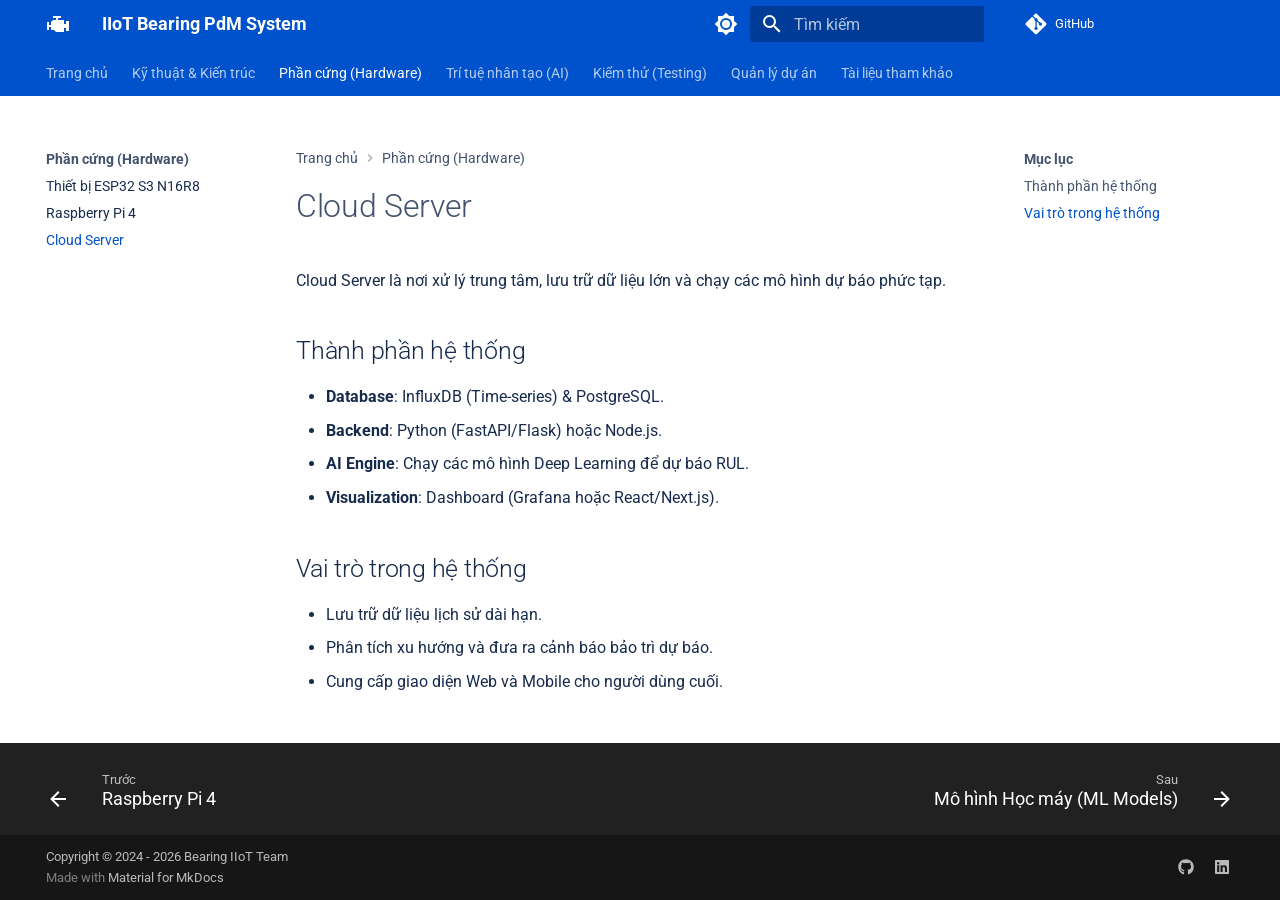
<file: hardware/cloud-server/index.html>
<!doctype html>
<html lang="vi" class="no-js">
  <head>
    
      <meta charset="utf-8">
      <meta name="viewport" content="width=device-width,initial-scale=1">
      
      
      
        <link rel="canonical" href="https://FSB-IoT-Project.github.io/bearing-iiot/hardware/cloud-server/">
      
      
        <link rel="prev" href="../raspberry-pi/">
      
      
        <link rel="next" href="../../ml-models/">
      
      
        
      
      
      <link rel="icon" href="../../assets/images/favicon.png">
      <meta name="generator" content="mkdocs-1.6.1, mkdocs-material-9.7.1">
    
    
      
        <title>Cloud Server - IIoT Bearing PdM System</title>
      
    
    
      <link rel="stylesheet" href="../../assets/stylesheets/main.484c7ddc.min.css">
      
        
        <link rel="stylesheet" href="../../assets/stylesheets/palette.ab4e12ef.min.css">
      
      


    
    
      
    
    
      
        
        
        <link rel="preconnect" href="https://fonts.gstatic.com" crossorigin>
        <link rel="stylesheet" href="https://fonts.googleapis.com/css?family=Roboto:300,300i,400,400i,700,700i%7CRoboto+Mono:400,400i,700,700i&display=fallback">
        <style>:root{--md-text-font:"Roboto";--md-code-font:"Roboto Mono"}</style>
      
    
    
      <link rel="stylesheet" href="../../stylesheets/extra.css">
    
    <script>__md_scope=new URL("../..",location),__md_hash=e=>[...e].reduce(((e,_)=>(e<<5)-e+_.charCodeAt(0)),0),__md_get=(e,_=localStorage,t=__md_scope)=>JSON.parse(_.getItem(t.pathname+"."+e)),__md_set=(e,_,t=localStorage,a=__md_scope)=>{try{t.setItem(a.pathname+"."+e,JSON.stringify(_))}catch(e){}}</script>
    
      

    
    
  </head>
  
  
    
    
      
    
    
    
    
    <body dir="ltr" data-md-color-scheme="default" data-md-color-primary="custom" data-md-color-accent="custom">
  
    
    <input class="md-toggle" data-md-toggle="drawer" type="checkbox" id="__drawer" autocomplete="off">
    <input class="md-toggle" data-md-toggle="search" type="checkbox" id="__search" autocomplete="off">
    <label class="md-overlay" for="__drawer"></label>
    <div data-md-component="skip">
      
        
        <a href="#cloud-server" class="md-skip">
          Bỏ qua
        </a>
      
    </div>
    <div data-md-component="announce">
      
    </div>
    
    
      

<header class="md-header" data-md-component="header">
  <nav class="md-header__inner md-grid" aria-label="Đầu trang">
    <a href="../.." title="IIoT Bearing PdM System" class="md-header__button md-logo" aria-label="IIoT Bearing PdM System" data-md-component="logo">
      
  
  <svg xmlns="http://www.w3.org/2000/svg" viewBox="0 0 24 24"><path d="M7 4v2h3v2H7l-2 2v3H3v-3H1v8h2v-3h2v3h3l2 2h8v-4h2v3h3V9h-3v3h-2V8h-6V6h3V4z"/></svg>

    </a>
    <label class="md-header__button md-icon" for="__drawer">
      
      <svg xmlns="http://www.w3.org/2000/svg" viewBox="0 0 24 24"><path d="M3 6h18v2H3zm0 5h18v2H3zm0 5h18v2H3z"/></svg>
    </label>
    <div class="md-header__title" data-md-component="header-title">
      <div class="md-header__ellipsis">
        <div class="md-header__topic">
          <span class="md-ellipsis">
            IIoT Bearing PdM System
          </span>
        </div>
        <div class="md-header__topic" data-md-component="header-topic">
          <span class="md-ellipsis">
            
              Cloud Server
            
          </span>
        </div>
      </div>
    </div>
    
      
        <form class="md-header__option" data-md-component="palette">
  
    
    
    
    <input class="md-option" data-md-color-media="(prefers-color-scheme: light)" data-md-color-scheme="default" data-md-color-primary="custom" data-md-color-accent="custom"  aria-label="Switch to dark mode"  type="radio" name="__palette" id="__palette_0">
    
      <label class="md-header__button md-icon" title="Switch to dark mode" for="__palette_1" hidden>
        <svg xmlns="http://www.w3.org/2000/svg" viewBox="0 0 24 24"><path d="M12 8a4 4 0 0 0-4 4 4 4 0 0 0 4 4 4 4 0 0 0 4-4 4 4 0 0 0-4-4m0 10a6 6 0 0 1-6-6 6 6 0 0 1 6-6 6 6 0 0 1 6 6 6 6 0 0 1-6 6m8-9.31V4h-4.69L12 .69 8.69 4H4v4.69L.69 12 4 15.31V20h4.69L12 23.31 15.31 20H20v-4.69L23.31 12z"/></svg>
      </label>
    
  
    
    
    
    <input class="md-option" data-md-color-media="(prefers-color-scheme: dark)" data-md-color-scheme="slate" data-md-color-primary="custom" data-md-color-accent="custom"  aria-label="Switch to light mode"  type="radio" name="__palette" id="__palette_1">
    
      <label class="md-header__button md-icon" title="Switch to light mode" for="__palette_0" hidden>
        <svg xmlns="http://www.w3.org/2000/svg" viewBox="0 0 24 24"><path d="M12 18c-.89 0-1.74-.2-2.5-.55C11.56 16.5 13 14.42 13 12s-1.44-4.5-3.5-5.45C10.26 6.2 11.11 6 12 6a6 6 0 0 1 6 6 6 6 0 0 1-6 6m8-9.31V4h-4.69L12 .69 8.69 4H4v4.69L.69 12 4 15.31V20h4.69L12 23.31 15.31 20H20v-4.69L23.31 12z"/></svg>
      </label>
    
  
</form>
      
    
    
      <script>var palette=__md_get("__palette");if(palette&&palette.color){if("(prefers-color-scheme)"===palette.color.media){var media=matchMedia("(prefers-color-scheme: light)"),input=document.querySelector(media.matches?"[data-md-color-media='(prefers-color-scheme: light)']":"[data-md-color-media='(prefers-color-scheme: dark)']");palette.color.media=input.getAttribute("data-md-color-media"),palette.color.scheme=input.getAttribute("data-md-color-scheme"),palette.color.primary=input.getAttribute("data-md-color-primary"),palette.color.accent=input.getAttribute("data-md-color-accent")}for(var[key,value]of Object.entries(palette.color))document.body.setAttribute("data-md-color-"+key,value)}</script>
    
    
    
      
      
        <label class="md-header__button md-icon" for="__search">
          
          <svg xmlns="http://www.w3.org/2000/svg" viewBox="0 0 24 24"><path d="M9.5 3A6.5 6.5 0 0 1 16 9.5c0 1.61-.59 3.09-1.56 4.23l.27.27h.79l5 5-1.5 1.5-5-5v-.79l-.27-.27A6.52 6.52 0 0 1 9.5 16 6.5 6.5 0 0 1 3 9.5 6.5 6.5 0 0 1 9.5 3m0 2C7 5 5 7 5 9.5S7 14 9.5 14 14 12 14 9.5 12 5 9.5 5"/></svg>
        </label>
        <div class="md-search" data-md-component="search" role="dialog">
  <label class="md-search__overlay" for="__search"></label>
  <div class="md-search__inner" role="search">
    <form class="md-search__form" name="search">
      <input type="text" class="md-search__input" name="query" aria-label="Tìm kiếm" placeholder="Tìm kiếm" autocapitalize="off" autocorrect="off" autocomplete="off" spellcheck="false" data-md-component="search-query" required>
      <label class="md-search__icon md-icon" for="__search">
        
        <svg xmlns="http://www.w3.org/2000/svg" viewBox="0 0 24 24"><path d="M9.5 3A6.5 6.5 0 0 1 16 9.5c0 1.61-.59 3.09-1.56 4.23l.27.27h.79l5 5-1.5 1.5-5-5v-.79l-.27-.27A6.52 6.52 0 0 1 9.5 16 6.5 6.5 0 0 1 3 9.5 6.5 6.5 0 0 1 9.5 3m0 2C7 5 5 7 5 9.5S7 14 9.5 14 14 12 14 9.5 12 5 9.5 5"/></svg>
        
        <svg xmlns="http://www.w3.org/2000/svg" viewBox="0 0 24 24"><path d="M20 11v2H8l5.5 5.5-1.42 1.42L4.16 12l7.92-7.92L13.5 5.5 8 11z"/></svg>
      </label>
      <nav class="md-search__options" aria-label="Tìm kiếm">
        
          <a href="javascript:void(0)" class="md-search__icon md-icon" title="Chia sẻ" aria-label="Chia sẻ" data-clipboard data-clipboard-text="" data-md-component="search-share" tabindex="-1">
            
            <svg xmlns="http://www.w3.org/2000/svg" viewBox="0 0 24 24"><path d="M18 16.08c-.76 0-1.44.3-1.96.77L8.91 12.7c.05-.23.09-.46.09-.7s-.04-.47-.09-.7l7.05-4.11c.54.5 1.25.81 2.04.81a3 3 0 0 0 3-3 3 3 0 0 0-3-3 3 3 0 0 0-3 3c0 .24.04.47.09.7L8.04 9.81C7.5 9.31 6.79 9 6 9a3 3 0 0 0-3 3 3 3 0 0 0 3 3c.79 0 1.5-.31 2.04-.81l7.12 4.15c-.05.21-.08.43-.08.66 0 1.61 1.31 2.91 2.92 2.91s2.92-1.3 2.92-2.91A2.92 2.92 0 0 0 18 16.08"/></svg>
          </a>
        
        <button type="reset" class="md-search__icon md-icon" title="Xoá" aria-label="Xoá" tabindex="-1">
          
          <svg xmlns="http://www.w3.org/2000/svg" viewBox="0 0 24 24"><path d="M19 6.41 17.59 5 12 10.59 6.41 5 5 6.41 10.59 12 5 17.59 6.41 19 12 13.41 17.59 19 19 17.59 13.41 12z"/></svg>
        </button>
      </nav>
      
        <div class="md-search__suggest" data-md-component="search-suggest"></div>
      
    </form>
    <div class="md-search__output">
      <div class="md-search__scrollwrap" tabindex="0" data-md-scrollfix>
        <div class="md-search-result" data-md-component="search-result">
          <div class="md-search-result__meta">
            Initializing search
          </div>
          <ol class="md-search-result__list" role="presentation"></ol>
        </div>
      </div>
    </div>
  </div>
</div>
      
    
    
      <div class="md-header__source">
        <a href="https://github.com/FSB-IoT-Project/bearing-iiot" title="Xem mã nguồn" class="md-source" data-md-component="source">
  <div class="md-source__icon md-icon">
    
    <svg xmlns="http://www.w3.org/2000/svg" viewBox="0 0 448 512"><!--! Font Awesome Free 7.1.0 by @fontawesome - https://fontawesome.com License - https://fontawesome.com/license/free (Icons: CC BY 4.0, Fonts: SIL OFL 1.1, Code: MIT License) Copyright 2025 Fonticons, Inc.--><path d="M439.6 236.1 244 40.5c-5.4-5.5-12.8-8.5-20.4-8.5s-15 3-20.4 8.4L162.5 81l51.5 51.5c27.1-9.1 52.7 16.8 43.4 43.7l49.7 49.7c34.2-11.8 61.2 31 35.5 56.7-26.5 26.5-70.2-2.9-56-37.3L240.3 199v121.9c25.3 12.5 22.3 41.8 9.1 55-6.4 6.4-15.2 10.1-24.3 10.1s-17.8-3.6-24.3-10.1c-17.6-17.6-11.1-46.9 11.2-56v-123c-20.8-8.5-24.6-30.7-18.6-45L142.6 101 8.5 235.1C3 240.6 0 247.9 0 255.5s3 15 8.5 20.4l195.6 195.7c5.4 5.4 12.7 8.4 20.4 8.4s15-3 20.4-8.4l194.7-194.7c5.4-5.4 8.4-12.8 8.4-20.4s-3-15-8.4-20.4"/></svg>
  </div>
  <div class="md-source__repository">
    GitHub
  </div>
</a>
      </div>
    
  </nav>
  
</header>
    
    <div class="md-container" data-md-component="container">
      
      
        
          
            
<nav class="md-tabs" aria-label="Tabs" data-md-component="tabs">
  <div class="md-grid">
    <ul class="md-tabs__list">
      
        
  
  
  
  
    <li class="md-tabs__item">
      <a href="../.." class="md-tabs__link">
        
  
  
    
  
  Trang chủ

      </a>
    </li>
  

      
        
  
  
  
  
    
    
      <li class="md-tabs__item">
        <a href="../../architecture/" class="md-tabs__link">
          
  
  
    
  
  Kỹ thuật & Kiến trúc

        </a>
      </li>
    
  

      
        
  
  
  
    
  
  
    
    
      <li class="md-tabs__item md-tabs__item--active">
        <a href="../esp32/" class="md-tabs__link">
          
  
  
    
  
  Phần cứng (Hardware)

        </a>
      </li>
    
  

      
        
  
  
  
  
    
    
      <li class="md-tabs__item">
        <a href="../../ml-models/" class="md-tabs__link">
          
  
  
    
  
  Trí tuệ nhân tạo (AI)

        </a>
      </li>
    
  

      
        
  
  
  
  
    
    
      <li class="md-tabs__item">
        <a href="../../testing/" class="md-tabs__link">
          
  
  
    
  
  Kiểm thử (Testing)

        </a>
      </li>
    
  

      
        
  
  
  
  
    
    
      <li class="md-tabs__item">
        <a href="../../roadmap/" class="md-tabs__link">
          
  
  
    
  
  Quản lý dự án

        </a>
      </li>
    
  

      
        
  
  
  
  
    <li class="md-tabs__item">
      <a href="../../references/" class="md-tabs__link">
        
  
  
    
  
  Tài liệu tham khảo

      </a>
    </li>
  

      
    </ul>
  </div>
</nav>
          
        
      
      <main class="md-main" data-md-component="main">
        <div class="md-main__inner md-grid">
          
            
              
              <div class="md-sidebar md-sidebar--primary" data-md-component="sidebar" data-md-type="navigation" >
                <div class="md-sidebar__scrollwrap">
                  <div class="md-sidebar__inner">
                    


  


<nav class="md-nav md-nav--primary md-nav--lifted" aria-label="Thanh điều hướng" data-md-level="0">
  <label class="md-nav__title" for="__drawer">
    <a href="../.." title="IIoT Bearing PdM System" class="md-nav__button md-logo" aria-label="IIoT Bearing PdM System" data-md-component="logo">
      
  
  <svg xmlns="http://www.w3.org/2000/svg" viewBox="0 0 24 24"><path d="M7 4v2h3v2H7l-2 2v3H3v-3H1v8h2v-3h2v3h3l2 2h8v-4h2v3h3V9h-3v3h-2V8h-6V6h3V4z"/></svg>

    </a>
    IIoT Bearing PdM System
  </label>
  
    <div class="md-nav__source">
      <a href="https://github.com/FSB-IoT-Project/bearing-iiot" title="Xem mã nguồn" class="md-source" data-md-component="source">
  <div class="md-source__icon md-icon">
    
    <svg xmlns="http://www.w3.org/2000/svg" viewBox="0 0 448 512"><!--! Font Awesome Free 7.1.0 by @fontawesome - https://fontawesome.com License - https://fontawesome.com/license/free (Icons: CC BY 4.0, Fonts: SIL OFL 1.1, Code: MIT License) Copyright 2025 Fonticons, Inc.--><path d="M439.6 236.1 244 40.5c-5.4-5.5-12.8-8.5-20.4-8.5s-15 3-20.4 8.4L162.5 81l51.5 51.5c27.1-9.1 52.7 16.8 43.4 43.7l49.7 49.7c34.2-11.8 61.2 31 35.5 56.7-26.5 26.5-70.2-2.9-56-37.3L240.3 199v121.9c25.3 12.5 22.3 41.8 9.1 55-6.4 6.4-15.2 10.1-24.3 10.1s-17.8-3.6-24.3-10.1c-17.6-17.6-11.1-46.9 11.2-56v-123c-20.8-8.5-24.6-30.7-18.6-45L142.6 101 8.5 235.1C3 240.6 0 247.9 0 255.5s3 15 8.5 20.4l195.6 195.7c5.4 5.4 12.7 8.4 20.4 8.4s15-3 20.4-8.4l194.7-194.7c5.4-5.4 8.4-12.8 8.4-20.4s-3-15-8.4-20.4"/></svg>
  </div>
  <div class="md-source__repository">
    GitHub
  </div>
</a>
    </div>
  
  <ul class="md-nav__list" data-md-scrollfix>
    
      
      
  
  
  
  
    <li class="md-nav__item">
      <a href="../.." class="md-nav__link">
        
  
  
  <span class="md-ellipsis">
    
  
    Trang chủ
  

    
  </span>
  
  

      </a>
    </li>
  

    
      
      
  
  
  
  
    
    
      
        
      
        
      
    
    
    
      
      
        
      
    
    
    <li class="md-nav__item md-nav__item--nested">
      
        
        
          
        
        <input class="md-nav__toggle md-toggle md-toggle--indeterminate" type="checkbox" id="__nav_2" >
        
          
          <label class="md-nav__link" for="__nav_2" id="__nav_2_label" tabindex="0">
            
  
  
  <span class="md-ellipsis">
    
  
    Kỹ thuật & Kiến trúc
  

    
  </span>
  
  

            <span class="md-nav__icon md-icon"></span>
          </label>
        
        <nav class="md-nav" data-md-level="1" aria-labelledby="__nav_2_label" aria-expanded="false">
          <label class="md-nav__title" for="__nav_2">
            <span class="md-nav__icon md-icon"></span>
            
  
    Kỹ thuật & Kiến trúc
  

          </label>
          <ul class="md-nav__list" data-md-scrollfix>
            
              
                
  
  
  
  
    <li class="md-nav__item">
      <a href="../../architecture/" class="md-nav__link">
        
  
  
  <span class="md-ellipsis">
    
  
    Kiến trúc hệ thống
  

    
  </span>
  
  

      </a>
    </li>
  

              
            
              
                
  
  
  
  
    <li class="md-nav__item">
      <a href="../../specification/" class="md-nav__link">
        
  
  
  <span class="md-ellipsis">
    
  
    Đặc tả kỹ thuật
  

    
  </span>
  
  

      </a>
    </li>
  

              
            
          </ul>
        </nav>
      
    </li>
  

    
      
      
  
  
    
  
  
  
    
    
      
        
      
        
      
        
      
    
    
    
      
        
        
      
      
        
      
    
    
    <li class="md-nav__item md-nav__item--active md-nav__item--section md-nav__item--nested">
      
        
        
        <input class="md-nav__toggle md-toggle " type="checkbox" id="__nav_3" checked>
        
          
          <label class="md-nav__link" for="__nav_3" id="__nav_3_label" tabindex="">
            
  
  
  <span class="md-ellipsis">
    
  
    Phần cứng (Hardware)
  

    
  </span>
  
  

            <span class="md-nav__icon md-icon"></span>
          </label>
        
        <nav class="md-nav" data-md-level="1" aria-labelledby="__nav_3_label" aria-expanded="true">
          <label class="md-nav__title" for="__nav_3">
            <span class="md-nav__icon md-icon"></span>
            
  
    Phần cứng (Hardware)
  

          </label>
          <ul class="md-nav__list" data-md-scrollfix>
            
              
                
  
  
  
  
    <li class="md-nav__item">
      <a href="../esp32/" class="md-nav__link">
        
  
  
  <span class="md-ellipsis">
    
  
    Thiết bị ESP32 S3 N16R8
  

    
  </span>
  
  

      </a>
    </li>
  

              
            
              
                
  
  
  
  
    <li class="md-nav__item">
      <a href="../raspberry-pi/" class="md-nav__link">
        
  
  
  <span class="md-ellipsis">
    
  
    Raspberry Pi 4
  

    
  </span>
  
  

      </a>
    </li>
  

              
            
              
                
  
  
    
  
  
  
    <li class="md-nav__item md-nav__item--active">
      
      <input class="md-nav__toggle md-toggle" type="checkbox" id="__toc">
      
      
        
      
      
        <label class="md-nav__link md-nav__link--active" for="__toc">
          
  
  
  <span class="md-ellipsis">
    
  
    Cloud Server
  

    
  </span>
  
  

          <span class="md-nav__icon md-icon"></span>
        </label>
      
      <a href="./" class="md-nav__link md-nav__link--active">
        
  
  
  <span class="md-ellipsis">
    
  
    Cloud Server
  

    
  </span>
  
  

      </a>
      
        

<nav class="md-nav md-nav--secondary" aria-label="Mục lục">
  
  
  
    
  
  
    <label class="md-nav__title" for="__toc">
      <span class="md-nav__icon md-icon"></span>
      Mục lục
    </label>
    <ul class="md-nav__list" data-md-component="toc" data-md-scrollfix>
      
        <li class="md-nav__item">
  <a href="#thanh-phan-he-thong" class="md-nav__link">
    <span class="md-ellipsis">
      
        Thành phần hệ thống
      
    </span>
  </a>
  
</li>
      
        <li class="md-nav__item">
  <a href="#vai-tro-trong-he-thong" class="md-nav__link">
    <span class="md-ellipsis">
      
        Vai trò trong hệ thống
      
    </span>
  </a>
  
</li>
      
    </ul>
  
</nav>
      
    </li>
  

              
            
          </ul>
        </nav>
      
    </li>
  

    
      
      
  
  
  
  
    
    
      
        
      
        
      
    
    
    
      
      
        
      
    
    
    <li class="md-nav__item md-nav__item--nested">
      
        
        
          
        
        <input class="md-nav__toggle md-toggle md-toggle--indeterminate" type="checkbox" id="__nav_4" >
        
          
          <label class="md-nav__link" for="__nav_4" id="__nav_4_label" tabindex="0">
            
  
  
  <span class="md-ellipsis">
    
  
    Trí tuệ nhân tạo (AI)
  

    
  </span>
  
  

            <span class="md-nav__icon md-icon"></span>
          </label>
        
        <nav class="md-nav" data-md-level="1" aria-labelledby="__nav_4_label" aria-expanded="false">
          <label class="md-nav__title" for="__nav_4">
            <span class="md-nav__icon md-icon"></span>
            
  
    Trí tuệ nhân tạo (AI)
  

          </label>
          <ul class="md-nav__list" data-md-scrollfix>
            
              
                
  
  
  
  
    <li class="md-nav__item">
      <a href="../../ml-models/" class="md-nav__link">
        
  
  
  <span class="md-ellipsis">
    
  
    Mô hình Học máy (ML Models)
  

    
  </span>
  
  

      </a>
    </li>
  

              
            
              
                
  
  
  
  
    <li class="md-nav__item">
      <a href="../../or-tools/" class="md-nav__link">
        
  
  
  <span class="md-ellipsis">
    
  
    Tối ưu hóa (OR-Tools)
  

    
  </span>
  
  

      </a>
    </li>
  

              
            
          </ul>
        </nav>
      
    </li>
  

    
      
      
  
  
  
  
    
    
      
        
      
        
      
        
      
    
    
    
      
      
        
      
    
    
    <li class="md-nav__item md-nav__item--nested">
      
        
        
          
        
        <input class="md-nav__toggle md-toggle md-toggle--indeterminate" type="checkbox" id="__nav_5" >
        
          
          <label class="md-nav__link" for="__nav_5" id="__nav_5_label" tabindex="0">
            
  
  
  <span class="md-ellipsis">
    
  
    Kiểm thử (Testing)
  

    
  </span>
  
  

            <span class="md-nav__icon md-icon"></span>
          </label>
        
        <nav class="md-nav" data-md-level="1" aria-labelledby="__nav_5_label" aria-expanded="false">
          <label class="md-nav__title" for="__nav_5">
            <span class="md-nav__icon md-icon"></span>
            
  
    Kiểm thử (Testing)
  

          </label>
          <ul class="md-nav__list" data-md-scrollfix>
            
              
                
  
  
  
  
    <li class="md-nav__item">
      <a href="../../testing/" class="md-nav__link">
        
  
  
  <span class="md-ellipsis">
    
  
    Kiểm thử &amp; Đảm bảo chất lượng
  

    
  </span>
  
  

      </a>
    </li>
  

              
            
              
                
  
  
  
  
    <li class="md-nav__item">
      <a href="../../testing-project/test-strategy/" class="md-nav__link">
        
  
  
  <span class="md-ellipsis">
    
  
    Chiến lược Kiểm thử (Test Strategy)
  

    
  </span>
  
  

      </a>
    </li>
  

              
            
              
                
  
  
  
  
    <li class="md-nav__item">
      <a href="../../testing-project/test-results/" class="md-nav__link">
        
  
  
  <span class="md-ellipsis">
    
  
    Kết quả Kiểm thử (Test Results)
  

    
  </span>
  
  

      </a>
    </li>
  

              
            
          </ul>
        </nav>
      
    </li>
  

    
      
      
  
  
  
  
    
    
      
        
      
        
      
    
    
    
      
      
        
      
    
    
    <li class="md-nav__item md-nav__item--nested">
      
        
        
          
        
        <input class="md-nav__toggle md-toggle md-toggle--indeterminate" type="checkbox" id="__nav_6" >
        
          
          <label class="md-nav__link" for="__nav_6" id="__nav_6_label" tabindex="0">
            
  
  
  <span class="md-ellipsis">
    
  
    Quản lý dự án
  

    
  </span>
  
  

            <span class="md-nav__icon md-icon"></span>
          </label>
        
        <nav class="md-nav" data-md-level="1" aria-labelledby="__nav_6_label" aria-expanded="false">
          <label class="md-nav__title" for="__nav_6">
            <span class="md-nav__icon md-icon"></span>
            
  
    Quản lý dự án
  

          </label>
          <ul class="md-nav__list" data-md-scrollfix>
            
              
                
  
  
  
  
    <li class="md-nav__item">
      <a href="../../roadmap/" class="md-nav__link">
        
  
  
  <span class="md-ellipsis">
    
  
    Lộ trình
  

    
  </span>
  
  

      </a>
    </li>
  

              
            
              
                
  
  
  
  
    <li class="md-nav__item">
      <a href="../../style-guide/" class="md-nav__link">
        
  
  
  <span class="md-ellipsis">
    
  
    Hướng dẫn thiết kế
  

    
  </span>
  
  

      </a>
    </li>
  

              
            
          </ul>
        </nav>
      
    </li>
  

    
      
      
  
  
  
  
    <li class="md-nav__item">
      <a href="../../references/" class="md-nav__link">
        
  
  
  <span class="md-ellipsis">
    
  
    Tài liệu tham khảo
  

    
  </span>
  
  

      </a>
    </li>
  

    
  </ul>
</nav>
                  </div>
                </div>
              </div>
            
            
              
              <div class="md-sidebar md-sidebar--secondary" data-md-component="sidebar" data-md-type="toc" >
                <div class="md-sidebar__scrollwrap">
                  <div class="md-sidebar__inner">
                    

<nav class="md-nav md-nav--secondary" aria-label="Mục lục">
  
  
  
    
  
  
    <label class="md-nav__title" for="__toc">
      <span class="md-nav__icon md-icon"></span>
      Mục lục
    </label>
    <ul class="md-nav__list" data-md-component="toc" data-md-scrollfix>
      
        <li class="md-nav__item">
  <a href="#thanh-phan-he-thong" class="md-nav__link">
    <span class="md-ellipsis">
      
        Thành phần hệ thống
      
    </span>
  </a>
  
</li>
      
        <li class="md-nav__item">
  <a href="#vai-tro-trong-he-thong" class="md-nav__link">
    <span class="md-ellipsis">
      
        Vai trò trong hệ thống
      
    </span>
  </a>
  
</li>
      
    </ul>
  
</nav>
                  </div>
                </div>
              </div>
            
          
          
            <div class="md-content" data-md-component="content">
              
                



  


  <nav class="md-path" aria-label="Thanh điều hướng" >
    <ol class="md-path__list">
      
        
  
  
    <li class="md-path__item">
      <a href="../.." class="md-path__link">
        
  <span class="md-ellipsis">
    Trang chủ
  </span>

      </a>
    </li>
  

      
      
        
  
  
    
    
      <li class="md-path__item">
        <a href="../esp32/" class="md-path__link">
          
  <span class="md-ellipsis">
    Phần cứng (Hardware)
  </span>

        </a>
      </li>
    
  

      
    </ol>
  </nav>

              
              <article class="md-content__inner md-typeset">
                
                  


  
  


<h1 id="cloud-server">Cloud Server</h1>
<p>Cloud Server là nơi xử lý trung tâm, lưu trữ dữ liệu lớn và chạy các mô hình dự báo phức tạp.</p>
<h2 id="thanh-phan-he-thong">Thành phần hệ thống</h2>
<ul>
<li><strong>Database</strong>: InfluxDB (Time-series) &amp; PostgreSQL.</li>
<li><strong>Backend</strong>: Python (FastAPI/Flask) hoặc Node.js.</li>
<li><strong>AI Engine</strong>: Chạy các mô hình Deep Learning để dự báo RUL.</li>
<li><strong>Visualization</strong>: Dashboard (Grafana hoặc React/Next.js).</li>
</ul>
<h2 id="vai-tro-trong-he-thong">Vai trò trong hệ thống</h2>
<ul>
<li>Lưu trữ dữ liệu lịch sử dài hạn.</li>
<li>Phân tích xu hướng và đưa ra cảnh báo bảo trì dự báo.</li>
<li>Cung cấp giao diện Web và Mobile cho người dùng cuối.</li>
</ul>












                
              </article>
            </div>
          
          
<script>var target=document.getElementById(location.hash.slice(1));target&&target.name&&(target.checked=target.name.startsWith("__tabbed_"))</script>
        </div>
        
          <button type="button" class="md-top md-icon" data-md-component="top" hidden>
  
  <svg xmlns="http://www.w3.org/2000/svg" viewBox="0 0 24 24"><path d="M13 20h-2V8l-5.5 5.5-1.42-1.42L12 4.16l7.92 7.92-1.42 1.42L13 8z"/></svg>
  Trở lại mục lục
</button>
        
      </main>
      
        <footer class="md-footer">
  
    
      
      <nav class="md-footer__inner md-grid" aria-label="Chân trang" >
        
          
          <a href="../raspberry-pi/" class="md-footer__link md-footer__link--prev" aria-label="Trước: Raspberry Pi 4">
            <div class="md-footer__button md-icon">
              
              <svg xmlns="http://www.w3.org/2000/svg" viewBox="0 0 24 24"><path d="M20 11v2H8l5.5 5.5-1.42 1.42L4.16 12l7.92-7.92L13.5 5.5 8 11z"/></svg>
            </div>
            <div class="md-footer__title">
              <span class="md-footer__direction">
                Trước
              </span>
              <div class="md-ellipsis">
                Raspberry Pi 4
              </div>
            </div>
          </a>
        
        
          
          <a href="../../ml-models/" class="md-footer__link md-footer__link--next" aria-label="Sau: Mô hình Học máy (ML Models)">
            <div class="md-footer__title">
              <span class="md-footer__direction">
                Sau
              </span>
              <div class="md-ellipsis">
                Mô hình Học máy (ML Models)
              </div>
            </div>
            <div class="md-footer__button md-icon">
              
              <svg xmlns="http://www.w3.org/2000/svg" viewBox="0 0 24 24"><path d="M4 11v2h12l-5.5 5.5 1.42 1.42L19.84 12l-7.92-7.92L10.5 5.5 16 11z"/></svg>
            </div>
          </a>
        
      </nav>
    
  
  <div class="md-footer-meta md-typeset">
    <div class="md-footer-meta__inner md-grid">
      <div class="md-copyright">
  
    <div class="md-copyright__highlight">
      Copyright &copy; 2024 - 2026 Bearing IIoT Team
    </div>
  
  
    Made with
    <a href="https://squidfunk.github.io/mkdocs-material/" target="_blank" rel="noopener">
      Material for MkDocs
    </a>
  
</div>
      
        
<div class="md-social">
  
    
    
    
    
      
      
    
    <a href="https://github.com/trungbuidesu" target="_blank" rel="noopener" title="github.com" class="md-social__link">
      <svg xmlns="http://www.w3.org/2000/svg" viewBox="0 0 512 512"><!--! Font Awesome Free 7.1.0 by @fontawesome - https://fontawesome.com License - https://fontawesome.com/license/free (Icons: CC BY 4.0, Fonts: SIL OFL 1.1, Code: MIT License) Copyright 2025 Fonticons, Inc.--><path d="M173.9 397.4c0 2-2.3 3.6-5.2 3.6-3.3.3-5.6-1.3-5.6-3.6 0-2 2.3-3.6 5.2-3.6 3-.3 5.6 1.3 5.6 3.6m-31.1-4.5c-.7 2 1.3 4.3 4.3 4.9 2.6 1 5.6 0 6.2-2s-1.3-4.3-4.3-5.2c-2.6-.7-5.5.3-6.2 2.3m44.2-1.7c-2.9.7-4.9 2.6-4.6 4.9.3 2 2.9 3.3 5.9 2.6 2.9-.7 4.9-2.6 4.6-4.6-.3-1.9-3-3.2-5.9-2.9M252.8 8C114.1 8 8 113.3 8 252c0 110.9 69.8 205.8 169.5 239.2 12.8 2.3 17.3-5.6 17.3-12.1 0-6.2-.3-40.4-.3-61.4 0 0-70 15-84.7-29.8 0 0-11.4-29.1-27.8-36.6 0 0-22.9-15.7 1.6-15.4 0 0 24.9 2 38.6 25.8 21.9 38.6 58.6 27.5 72.9 20.9 2.3-16 8.8-27.1 16-33.7-55.9-6.2-112.3-14.3-112.3-110.5 0-27.5 7.6-41.3 23.6-58.9-2.6-6.5-11.1-33.3 2.6-67.9 20.9-6.5 69 27 69 27 20-5.6 41.5-8.5 62.8-8.5s42.8 2.9 62.8 8.5c0 0 48.1-33.6 69-27 13.7 34.7 5.2 61.4 2.6 67.9 16 17.7 25.8 31.5 25.8 58.9 0 96.5-58.9 104.2-114.8 110.5 9.2 7.9 17 22.9 17 46.4 0 33.7-.3 75.4-.3 83.6 0 6.5 4.6 14.4 17.3 12.1C436.2 457.8 504 362.9 504 252 504 113.3 391.5 8 252.8 8M105.2 352.9c-1.3 1-1 3.3.7 5.2 1.6 1.6 3.9 2.3 5.2 1 1.3-1 1-3.3-.7-5.2-1.6-1.6-3.9-2.3-5.2-1m-10.8-8.1c-.7 1.3.3 2.9 2.3 3.9 1.6 1 3.6.7 4.3-.7.7-1.3-.3-2.9-2.3-3.9-2-.6-3.6-.3-4.3.7m32.4 35.6c-1.6 1.3-1 4.3 1.3 6.2 2.3 2.3 5.2 2.6 6.5 1 1.3-1.3.7-4.3-1.3-6.2-2.2-2.3-5.2-2.6-6.5-1m-11.4-14.7c-1.6 1-1.6 3.6 0 5.9s4.3 3.3 5.6 2.3c1.6-1.3 1.6-3.9 0-6.2-1.4-2.3-4-3.3-5.6-2"/></svg>
    </a>
  
    
    
    
    
      
      
    
    <a href="https://www.linkedin.com/in/buiductrung29/" target="_blank" rel="noopener" title="www.linkedin.com" class="md-social__link">
      <svg xmlns="http://www.w3.org/2000/svg" viewBox="0 0 448 512"><!--! Font Awesome Free 7.1.0 by @fontawesome - https://fontawesome.com License - https://fontawesome.com/license/free (Icons: CC BY 4.0, Fonts: SIL OFL 1.1, Code: MIT License) Copyright 2025 Fonticons, Inc.--><path d="M416 32H31.9C14.3 32 0 46.5 0 64.3v383.4C0 465.5 14.3 480 31.9 480H416c17.6 0 32-14.5 32-32.3V64.3c0-17.8-14.4-32.3-32-32.3M135.4 416H69V202.2h66.5V416zM102.2 96a38.5 38.5 0 1 1 0 77 38.5 38.5 0 1 1 0-77m282.1 320h-66.4V312c0-24.8-.5-56.7-34.5-56.7-34.6 0-39.9 27-39.9 54.9V416h-66.4V202.2h63.7v29.2h.9c8.9-16.8 30.6-34.5 62.9-34.5 67.2 0 79.7 44.3 79.7 101.9z"/></svg>
    </a>
  
</div>
      
    </div>
  </div>
</footer>
      
    </div>
    <div class="md-dialog" data-md-component="dialog">
      <div class="md-dialog__inner md-typeset"></div>
    </div>
    
    
    
      
      
      <script id="__config" type="application/json">{"annotate": null, "base": "../..", "features": ["navigation.tabs", "navigation.sections", "navigation.expand", "navigation.path", "navigation.top", "navigation.footer", "navigation.tracking", "navigation.instant", "navigation.indexes", "search.suggest", "search.highlight", "search.share", "content.code.copy", "content.code.annotate"], "search": "../../assets/javascripts/workers/search.2c215733.min.js", "tags": null, "translations": {"clipboard.copied": "\u0110\u00e3 sao ch\u00e9p", "clipboard.copy": "Sao ch\u00e9p v\u00e0o b\u1ed9 nh\u1edb t\u1ea1m", "search.result.more.one": "1 t\u1eeb kh\u00e1c trong trang", "search.result.more.other": "# t\u1eeb kh\u00e1c trong trang", "search.result.none": "Kh\u00f4ng t\u00ecm th\u1ea5y t\u00e0i li\u1ec7u li\u00ean quan", "search.result.one": "1 t\u00e0i li\u1ec7u li\u00ean quan", "search.result.other": "# t\u00e0i li\u1ec7u li\u00ean quan", "search.result.placeholder": "Nh\u1eadp \u0111\u1ec3 b\u1eaft \u0111\u1ea7u t\u00ecm ki\u1ebfm", "search.result.term.missing": "Kh\u00f4ng", "select.version": "Ch\u1ecdn phi\u00ean b\u1ea3n"}, "version": null}</script>
    
    
      <script src="../../assets/javascripts/bundle.79ae519e.min.js"></script>
      
    
  </body>
</html>
</file>
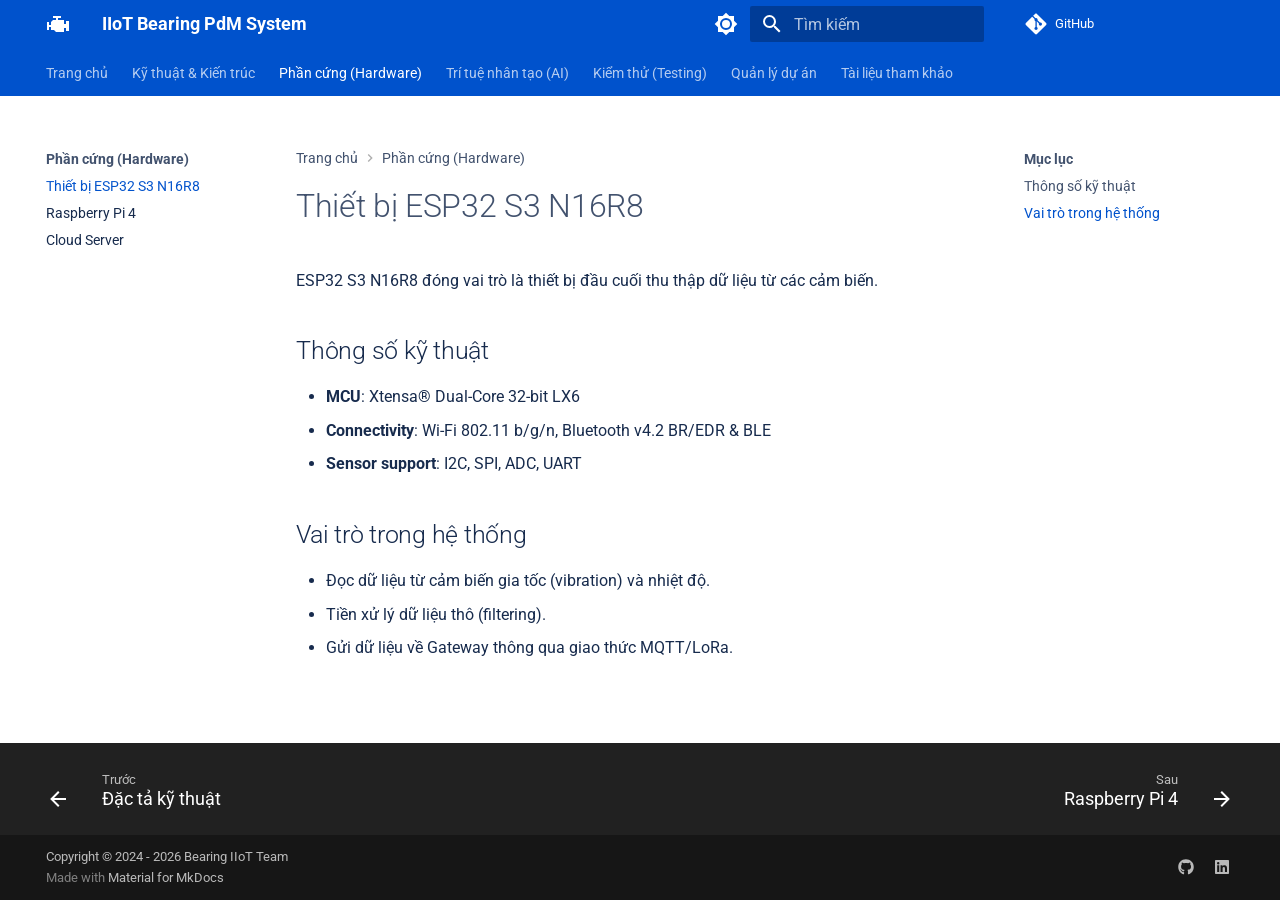
<file: hardware/esp32/index.html>
<!doctype html>
<html lang="vi" class="no-js">
  <head>
    
      <meta charset="utf-8">
      <meta name="viewport" content="width=device-width,initial-scale=1">
      
      
      
        <link rel="canonical" href="https://FSB-IoT-Project.github.io/bearing-iiot/hardware/esp32/">
      
      
        <link rel="prev" href="../../specification/">
      
      
        <link rel="next" href="../raspberry-pi/">
      
      
        
      
      
      <link rel="icon" href="../../assets/images/favicon.png">
      <meta name="generator" content="mkdocs-1.6.1, mkdocs-material-9.7.1">
    
    
      
        <title>Thiết bị ESP32 S3 N16R8 - IIoT Bearing PdM System</title>
      
    
    
      <link rel="stylesheet" href="../../assets/stylesheets/main.484c7ddc.min.css">
      
        
        <link rel="stylesheet" href="../../assets/stylesheets/palette.ab4e12ef.min.css">
      
      


    
    
      
    
    
      
        
        
        <link rel="preconnect" href="https://fonts.gstatic.com" crossorigin>
        <link rel="stylesheet" href="https://fonts.googleapis.com/css?family=Roboto:300,300i,400,400i,700,700i%7CRoboto+Mono:400,400i,700,700i&display=fallback">
        <style>:root{--md-text-font:"Roboto";--md-code-font:"Roboto Mono"}</style>
      
    
    
      <link rel="stylesheet" href="../../stylesheets/extra.css">
    
    <script>__md_scope=new URL("../..",location),__md_hash=e=>[...e].reduce(((e,_)=>(e<<5)-e+_.charCodeAt(0)),0),__md_get=(e,_=localStorage,t=__md_scope)=>JSON.parse(_.getItem(t.pathname+"."+e)),__md_set=(e,_,t=localStorage,a=__md_scope)=>{try{t.setItem(a.pathname+"."+e,JSON.stringify(_))}catch(e){}}</script>
    
      

    
    
  </head>
  
  
    
    
      
    
    
    
    
    <body dir="ltr" data-md-color-scheme="default" data-md-color-primary="custom" data-md-color-accent="custom">
  
    
    <input class="md-toggle" data-md-toggle="drawer" type="checkbox" id="__drawer" autocomplete="off">
    <input class="md-toggle" data-md-toggle="search" type="checkbox" id="__search" autocomplete="off">
    <label class="md-overlay" for="__drawer"></label>
    <div data-md-component="skip">
      
        
        <a href="#thiet-bi-esp32-s3-n16r8" class="md-skip">
          Bỏ qua
        </a>
      
    </div>
    <div data-md-component="announce">
      
    </div>
    
    
      

<header class="md-header" data-md-component="header">
  <nav class="md-header__inner md-grid" aria-label="Đầu trang">
    <a href="../.." title="IIoT Bearing PdM System" class="md-header__button md-logo" aria-label="IIoT Bearing PdM System" data-md-component="logo">
      
  
  <svg xmlns="http://www.w3.org/2000/svg" viewBox="0 0 24 24"><path d="M7 4v2h3v2H7l-2 2v3H3v-3H1v8h2v-3h2v3h3l2 2h8v-4h2v3h3V9h-3v3h-2V8h-6V6h3V4z"/></svg>

    </a>
    <label class="md-header__button md-icon" for="__drawer">
      
      <svg xmlns="http://www.w3.org/2000/svg" viewBox="0 0 24 24"><path d="M3 6h18v2H3zm0 5h18v2H3zm0 5h18v2H3z"/></svg>
    </label>
    <div class="md-header__title" data-md-component="header-title">
      <div class="md-header__ellipsis">
        <div class="md-header__topic">
          <span class="md-ellipsis">
            IIoT Bearing PdM System
          </span>
        </div>
        <div class="md-header__topic" data-md-component="header-topic">
          <span class="md-ellipsis">
            
              Thiết bị ESP32 S3 N16R8
            
          </span>
        </div>
      </div>
    </div>
    
      
        <form class="md-header__option" data-md-component="palette">
  
    
    
    
    <input class="md-option" data-md-color-media="(prefers-color-scheme: light)" data-md-color-scheme="default" data-md-color-primary="custom" data-md-color-accent="custom"  aria-label="Switch to dark mode"  type="radio" name="__palette" id="__palette_0">
    
      <label class="md-header__button md-icon" title="Switch to dark mode" for="__palette_1" hidden>
        <svg xmlns="http://www.w3.org/2000/svg" viewBox="0 0 24 24"><path d="M12 8a4 4 0 0 0-4 4 4 4 0 0 0 4 4 4 4 0 0 0 4-4 4 4 0 0 0-4-4m0 10a6 6 0 0 1-6-6 6 6 0 0 1 6-6 6 6 0 0 1 6 6 6 6 0 0 1-6 6m8-9.31V4h-4.69L12 .69 8.69 4H4v4.69L.69 12 4 15.31V20h4.69L12 23.31 15.31 20H20v-4.69L23.31 12z"/></svg>
      </label>
    
  
    
    
    
    <input class="md-option" data-md-color-media="(prefers-color-scheme: dark)" data-md-color-scheme="slate" data-md-color-primary="custom" data-md-color-accent="custom"  aria-label="Switch to light mode"  type="radio" name="__palette" id="__palette_1">
    
      <label class="md-header__button md-icon" title="Switch to light mode" for="__palette_0" hidden>
        <svg xmlns="http://www.w3.org/2000/svg" viewBox="0 0 24 24"><path d="M12 18c-.89 0-1.74-.2-2.5-.55C11.56 16.5 13 14.42 13 12s-1.44-4.5-3.5-5.45C10.26 6.2 11.11 6 12 6a6 6 0 0 1 6 6 6 6 0 0 1-6 6m8-9.31V4h-4.69L12 .69 8.69 4H4v4.69L.69 12 4 15.31V20h4.69L12 23.31 15.31 20H20v-4.69L23.31 12z"/></svg>
      </label>
    
  
</form>
      
    
    
      <script>var palette=__md_get("__palette");if(palette&&palette.color){if("(prefers-color-scheme)"===palette.color.media){var media=matchMedia("(prefers-color-scheme: light)"),input=document.querySelector(media.matches?"[data-md-color-media='(prefers-color-scheme: light)']":"[data-md-color-media='(prefers-color-scheme: dark)']");palette.color.media=input.getAttribute("data-md-color-media"),palette.color.scheme=input.getAttribute("data-md-color-scheme"),palette.color.primary=input.getAttribute("data-md-color-primary"),palette.color.accent=input.getAttribute("data-md-color-accent")}for(var[key,value]of Object.entries(palette.color))document.body.setAttribute("data-md-color-"+key,value)}</script>
    
    
    
      
      
        <label class="md-header__button md-icon" for="__search">
          
          <svg xmlns="http://www.w3.org/2000/svg" viewBox="0 0 24 24"><path d="M9.5 3A6.5 6.5 0 0 1 16 9.5c0 1.61-.59 3.09-1.56 4.23l.27.27h.79l5 5-1.5 1.5-5-5v-.79l-.27-.27A6.52 6.52 0 0 1 9.5 16 6.5 6.5 0 0 1 3 9.5 6.5 6.5 0 0 1 9.5 3m0 2C7 5 5 7 5 9.5S7 14 9.5 14 14 12 14 9.5 12 5 9.5 5"/></svg>
        </label>
        <div class="md-search" data-md-component="search" role="dialog">
  <label class="md-search__overlay" for="__search"></label>
  <div class="md-search__inner" role="search">
    <form class="md-search__form" name="search">
      <input type="text" class="md-search__input" name="query" aria-label="Tìm kiếm" placeholder="Tìm kiếm" autocapitalize="off" autocorrect="off" autocomplete="off" spellcheck="false" data-md-component="search-query" required>
      <label class="md-search__icon md-icon" for="__search">
        
        <svg xmlns="http://www.w3.org/2000/svg" viewBox="0 0 24 24"><path d="M9.5 3A6.5 6.5 0 0 1 16 9.5c0 1.61-.59 3.09-1.56 4.23l.27.27h.79l5 5-1.5 1.5-5-5v-.79l-.27-.27A6.52 6.52 0 0 1 9.5 16 6.5 6.5 0 0 1 3 9.5 6.5 6.5 0 0 1 9.5 3m0 2C7 5 5 7 5 9.5S7 14 9.5 14 14 12 14 9.5 12 5 9.5 5"/></svg>
        
        <svg xmlns="http://www.w3.org/2000/svg" viewBox="0 0 24 24"><path d="M20 11v2H8l5.5 5.5-1.42 1.42L4.16 12l7.92-7.92L13.5 5.5 8 11z"/></svg>
      </label>
      <nav class="md-search__options" aria-label="Tìm kiếm">
        
          <a href="javascript:void(0)" class="md-search__icon md-icon" title="Chia sẻ" aria-label="Chia sẻ" data-clipboard data-clipboard-text="" data-md-component="search-share" tabindex="-1">
            
            <svg xmlns="http://www.w3.org/2000/svg" viewBox="0 0 24 24"><path d="M18 16.08c-.76 0-1.44.3-1.96.77L8.91 12.7c.05-.23.09-.46.09-.7s-.04-.47-.09-.7l7.05-4.11c.54.5 1.25.81 2.04.81a3 3 0 0 0 3-3 3 3 0 0 0-3-3 3 3 0 0 0-3 3c0 .24.04.47.09.7L8.04 9.81C7.5 9.31 6.79 9 6 9a3 3 0 0 0-3 3 3 3 0 0 0 3 3c.79 0 1.5-.31 2.04-.81l7.12 4.15c-.05.21-.08.43-.08.66 0 1.61 1.31 2.91 2.92 2.91s2.92-1.3 2.92-2.91A2.92 2.92 0 0 0 18 16.08"/></svg>
          </a>
        
        <button type="reset" class="md-search__icon md-icon" title="Xoá" aria-label="Xoá" tabindex="-1">
          
          <svg xmlns="http://www.w3.org/2000/svg" viewBox="0 0 24 24"><path d="M19 6.41 17.59 5 12 10.59 6.41 5 5 6.41 10.59 12 5 17.59 6.41 19 12 13.41 17.59 19 19 17.59 13.41 12z"/></svg>
        </button>
      </nav>
      
        <div class="md-search__suggest" data-md-component="search-suggest"></div>
      
    </form>
    <div class="md-search__output">
      <div class="md-search__scrollwrap" tabindex="0" data-md-scrollfix>
        <div class="md-search-result" data-md-component="search-result">
          <div class="md-search-result__meta">
            Initializing search
          </div>
          <ol class="md-search-result__list" role="presentation"></ol>
        </div>
      </div>
    </div>
  </div>
</div>
      
    
    
      <div class="md-header__source">
        <a href="https://github.com/FSB-IoT-Project/bearing-iiot" title="Xem mã nguồn" class="md-source" data-md-component="source">
  <div class="md-source__icon md-icon">
    
    <svg xmlns="http://www.w3.org/2000/svg" viewBox="0 0 448 512"><!--! Font Awesome Free 7.1.0 by @fontawesome - https://fontawesome.com License - https://fontawesome.com/license/free (Icons: CC BY 4.0, Fonts: SIL OFL 1.1, Code: MIT License) Copyright 2025 Fonticons, Inc.--><path d="M439.6 236.1 244 40.5c-5.4-5.5-12.8-8.5-20.4-8.5s-15 3-20.4 8.4L162.5 81l51.5 51.5c27.1-9.1 52.7 16.8 43.4 43.7l49.7 49.7c34.2-11.8 61.2 31 35.5 56.7-26.5 26.5-70.2-2.9-56-37.3L240.3 199v121.9c25.3 12.5 22.3 41.8 9.1 55-6.4 6.4-15.2 10.1-24.3 10.1s-17.8-3.6-24.3-10.1c-17.6-17.6-11.1-46.9 11.2-56v-123c-20.8-8.5-24.6-30.7-18.6-45L142.6 101 8.5 235.1C3 240.6 0 247.9 0 255.5s3 15 8.5 20.4l195.6 195.7c5.4 5.4 12.7 8.4 20.4 8.4s15-3 20.4-8.4l194.7-194.7c5.4-5.4 8.4-12.8 8.4-20.4s-3-15-8.4-20.4"/></svg>
  </div>
  <div class="md-source__repository">
    GitHub
  </div>
</a>
      </div>
    
  </nav>
  
</header>
    
    <div class="md-container" data-md-component="container">
      
      
        
          
            
<nav class="md-tabs" aria-label="Tabs" data-md-component="tabs">
  <div class="md-grid">
    <ul class="md-tabs__list">
      
        
  
  
  
  
    <li class="md-tabs__item">
      <a href="../.." class="md-tabs__link">
        
  
  
    
  
  Trang chủ

      </a>
    </li>
  

      
        
  
  
  
  
    
    
      <li class="md-tabs__item">
        <a href="../../architecture/" class="md-tabs__link">
          
  
  
    
  
  Kỹ thuật & Kiến trúc

        </a>
      </li>
    
  

      
        
  
  
  
    
  
  
    
    
      <li class="md-tabs__item md-tabs__item--active">
        <a href="./" class="md-tabs__link">
          
  
  
    
  
  Phần cứng (Hardware)

        </a>
      </li>
    
  

      
        
  
  
  
  
    
    
      <li class="md-tabs__item">
        <a href="../../ml-models/" class="md-tabs__link">
          
  
  
    
  
  Trí tuệ nhân tạo (AI)

        </a>
      </li>
    
  

      
        
  
  
  
  
    
    
      <li class="md-tabs__item">
        <a href="../../testing/" class="md-tabs__link">
          
  
  
    
  
  Kiểm thử (Testing)

        </a>
      </li>
    
  

      
        
  
  
  
  
    
    
      <li class="md-tabs__item">
        <a href="../../roadmap/" class="md-tabs__link">
          
  
  
    
  
  Quản lý dự án

        </a>
      </li>
    
  

      
        
  
  
  
  
    <li class="md-tabs__item">
      <a href="../../references/" class="md-tabs__link">
        
  
  
    
  
  Tài liệu tham khảo

      </a>
    </li>
  

      
    </ul>
  </div>
</nav>
          
        
      
      <main class="md-main" data-md-component="main">
        <div class="md-main__inner md-grid">
          
            
              
              <div class="md-sidebar md-sidebar--primary" data-md-component="sidebar" data-md-type="navigation" >
                <div class="md-sidebar__scrollwrap">
                  <div class="md-sidebar__inner">
                    


  


<nav class="md-nav md-nav--primary md-nav--lifted" aria-label="Thanh điều hướng" data-md-level="0">
  <label class="md-nav__title" for="__drawer">
    <a href="../.." title="IIoT Bearing PdM System" class="md-nav__button md-logo" aria-label="IIoT Bearing PdM System" data-md-component="logo">
      
  
  <svg xmlns="http://www.w3.org/2000/svg" viewBox="0 0 24 24"><path d="M7 4v2h3v2H7l-2 2v3H3v-3H1v8h2v-3h2v3h3l2 2h8v-4h2v3h3V9h-3v3h-2V8h-6V6h3V4z"/></svg>

    </a>
    IIoT Bearing PdM System
  </label>
  
    <div class="md-nav__source">
      <a href="https://github.com/FSB-IoT-Project/bearing-iiot" title="Xem mã nguồn" class="md-source" data-md-component="source">
  <div class="md-source__icon md-icon">
    
    <svg xmlns="http://www.w3.org/2000/svg" viewBox="0 0 448 512"><!--! Font Awesome Free 7.1.0 by @fontawesome - https://fontawesome.com License - https://fontawesome.com/license/free (Icons: CC BY 4.0, Fonts: SIL OFL 1.1, Code: MIT License) Copyright 2025 Fonticons, Inc.--><path d="M439.6 236.1 244 40.5c-5.4-5.5-12.8-8.5-20.4-8.5s-15 3-20.4 8.4L162.5 81l51.5 51.5c27.1-9.1 52.7 16.8 43.4 43.7l49.7 49.7c34.2-11.8 61.2 31 35.5 56.7-26.5 26.5-70.2-2.9-56-37.3L240.3 199v121.9c25.3 12.5 22.3 41.8 9.1 55-6.4 6.4-15.2 10.1-24.3 10.1s-17.8-3.6-24.3-10.1c-17.6-17.6-11.1-46.9 11.2-56v-123c-20.8-8.5-24.6-30.7-18.6-45L142.6 101 8.5 235.1C3 240.6 0 247.9 0 255.5s3 15 8.5 20.4l195.6 195.7c5.4 5.4 12.7 8.4 20.4 8.4s15-3 20.4-8.4l194.7-194.7c5.4-5.4 8.4-12.8 8.4-20.4s-3-15-8.4-20.4"/></svg>
  </div>
  <div class="md-source__repository">
    GitHub
  </div>
</a>
    </div>
  
  <ul class="md-nav__list" data-md-scrollfix>
    
      
      
  
  
  
  
    <li class="md-nav__item">
      <a href="../.." class="md-nav__link">
        
  
  
  <span class="md-ellipsis">
    
  
    Trang chủ
  

    
  </span>
  
  

      </a>
    </li>
  

    
      
      
  
  
  
  
    
    
      
        
      
        
      
    
    
    
      
      
        
      
    
    
    <li class="md-nav__item md-nav__item--nested">
      
        
        
          
        
        <input class="md-nav__toggle md-toggle md-toggle--indeterminate" type="checkbox" id="__nav_2" >
        
          
          <label class="md-nav__link" for="__nav_2" id="__nav_2_label" tabindex="0">
            
  
  
  <span class="md-ellipsis">
    
  
    Kỹ thuật & Kiến trúc
  

    
  </span>
  
  

            <span class="md-nav__icon md-icon"></span>
          </label>
        
        <nav class="md-nav" data-md-level="1" aria-labelledby="__nav_2_label" aria-expanded="false">
          <label class="md-nav__title" for="__nav_2">
            <span class="md-nav__icon md-icon"></span>
            
  
    Kỹ thuật & Kiến trúc
  

          </label>
          <ul class="md-nav__list" data-md-scrollfix>
            
              
                
  
  
  
  
    <li class="md-nav__item">
      <a href="../../architecture/" class="md-nav__link">
        
  
  
  <span class="md-ellipsis">
    
  
    Kiến trúc hệ thống
  

    
  </span>
  
  

      </a>
    </li>
  

              
            
              
                
  
  
  
  
    <li class="md-nav__item">
      <a href="../../specification/" class="md-nav__link">
        
  
  
  <span class="md-ellipsis">
    
  
    Đặc tả kỹ thuật
  

    
  </span>
  
  

      </a>
    </li>
  

              
            
          </ul>
        </nav>
      
    </li>
  

    
      
      
  
  
    
  
  
  
    
    
      
        
      
        
      
        
      
    
    
    
      
        
        
      
      
        
      
    
    
    <li class="md-nav__item md-nav__item--active md-nav__item--section md-nav__item--nested">
      
        
        
        <input class="md-nav__toggle md-toggle " type="checkbox" id="__nav_3" checked>
        
          
          <label class="md-nav__link" for="__nav_3" id="__nav_3_label" tabindex="">
            
  
  
  <span class="md-ellipsis">
    
  
    Phần cứng (Hardware)
  

    
  </span>
  
  

            <span class="md-nav__icon md-icon"></span>
          </label>
        
        <nav class="md-nav" data-md-level="1" aria-labelledby="__nav_3_label" aria-expanded="true">
          <label class="md-nav__title" for="__nav_3">
            <span class="md-nav__icon md-icon"></span>
            
  
    Phần cứng (Hardware)
  

          </label>
          <ul class="md-nav__list" data-md-scrollfix>
            
              
                
  
  
    
  
  
  
    <li class="md-nav__item md-nav__item--active">
      
      <input class="md-nav__toggle md-toggle" type="checkbox" id="__toc">
      
      
        
      
      
        <label class="md-nav__link md-nav__link--active" for="__toc">
          
  
  
  <span class="md-ellipsis">
    
  
    Thiết bị ESP32 S3 N16R8
  

    
  </span>
  
  

          <span class="md-nav__icon md-icon"></span>
        </label>
      
      <a href="./" class="md-nav__link md-nav__link--active">
        
  
  
  <span class="md-ellipsis">
    
  
    Thiết bị ESP32 S3 N16R8
  

    
  </span>
  
  

      </a>
      
        

<nav class="md-nav md-nav--secondary" aria-label="Mục lục">
  
  
  
    
  
  
    <label class="md-nav__title" for="__toc">
      <span class="md-nav__icon md-icon"></span>
      Mục lục
    </label>
    <ul class="md-nav__list" data-md-component="toc" data-md-scrollfix>
      
        <li class="md-nav__item">
  <a href="#thong-so-ky-thuat" class="md-nav__link">
    <span class="md-ellipsis">
      
        Thông số kỹ thuật
      
    </span>
  </a>
  
</li>
      
        <li class="md-nav__item">
  <a href="#vai-tro-trong-he-thong" class="md-nav__link">
    <span class="md-ellipsis">
      
        Vai trò trong hệ thống
      
    </span>
  </a>
  
</li>
      
    </ul>
  
</nav>
      
    </li>
  

              
            
              
                
  
  
  
  
    <li class="md-nav__item">
      <a href="../raspberry-pi/" class="md-nav__link">
        
  
  
  <span class="md-ellipsis">
    
  
    Raspberry Pi 4
  

    
  </span>
  
  

      </a>
    </li>
  

              
            
              
                
  
  
  
  
    <li class="md-nav__item">
      <a href="../cloud-server/" class="md-nav__link">
        
  
  
  <span class="md-ellipsis">
    
  
    Cloud Server
  

    
  </span>
  
  

      </a>
    </li>
  

              
            
          </ul>
        </nav>
      
    </li>
  

    
      
      
  
  
  
  
    
    
      
        
      
        
      
    
    
    
      
      
        
      
    
    
    <li class="md-nav__item md-nav__item--nested">
      
        
        
          
        
        <input class="md-nav__toggle md-toggle md-toggle--indeterminate" type="checkbox" id="__nav_4" >
        
          
          <label class="md-nav__link" for="__nav_4" id="__nav_4_label" tabindex="0">
            
  
  
  <span class="md-ellipsis">
    
  
    Trí tuệ nhân tạo (AI)
  

    
  </span>
  
  

            <span class="md-nav__icon md-icon"></span>
          </label>
        
        <nav class="md-nav" data-md-level="1" aria-labelledby="__nav_4_label" aria-expanded="false">
          <label class="md-nav__title" for="__nav_4">
            <span class="md-nav__icon md-icon"></span>
            
  
    Trí tuệ nhân tạo (AI)
  

          </label>
          <ul class="md-nav__list" data-md-scrollfix>
            
              
                
  
  
  
  
    <li class="md-nav__item">
      <a href="../../ml-models/" class="md-nav__link">
        
  
  
  <span class="md-ellipsis">
    
  
    Mô hình Học máy (ML Models)
  

    
  </span>
  
  

      </a>
    </li>
  

              
            
              
                
  
  
  
  
    <li class="md-nav__item">
      <a href="../../or-tools/" class="md-nav__link">
        
  
  
  <span class="md-ellipsis">
    
  
    Tối ưu hóa (OR-Tools)
  

    
  </span>
  
  

      </a>
    </li>
  

              
            
          </ul>
        </nav>
      
    </li>
  

    
      
      
  
  
  
  
    
    
      
        
      
        
      
        
      
    
    
    
      
      
        
      
    
    
    <li class="md-nav__item md-nav__item--nested">
      
        
        
          
        
        <input class="md-nav__toggle md-toggle md-toggle--indeterminate" type="checkbox" id="__nav_5" >
        
          
          <label class="md-nav__link" for="__nav_5" id="__nav_5_label" tabindex="0">
            
  
  
  <span class="md-ellipsis">
    
  
    Kiểm thử (Testing)
  

    
  </span>
  
  

            <span class="md-nav__icon md-icon"></span>
          </label>
        
        <nav class="md-nav" data-md-level="1" aria-labelledby="__nav_5_label" aria-expanded="false">
          <label class="md-nav__title" for="__nav_5">
            <span class="md-nav__icon md-icon"></span>
            
  
    Kiểm thử (Testing)
  

          </label>
          <ul class="md-nav__list" data-md-scrollfix>
            
              
                
  
  
  
  
    <li class="md-nav__item">
      <a href="../../testing/" class="md-nav__link">
        
  
  
  <span class="md-ellipsis">
    
  
    Kiểm thử &amp; Đảm bảo chất lượng
  

    
  </span>
  
  

      </a>
    </li>
  

              
            
              
                
  
  
  
  
    <li class="md-nav__item">
      <a href="../../testing-project/test-strategy/" class="md-nav__link">
        
  
  
  <span class="md-ellipsis">
    
  
    Chiến lược Kiểm thử (Test Strategy)
  

    
  </span>
  
  

      </a>
    </li>
  

              
            
              
                
  
  
  
  
    <li class="md-nav__item">
      <a href="../../testing-project/test-results/" class="md-nav__link">
        
  
  
  <span class="md-ellipsis">
    
  
    Kết quả Kiểm thử (Test Results)
  

    
  </span>
  
  

      </a>
    </li>
  

              
            
          </ul>
        </nav>
      
    </li>
  

    
      
      
  
  
  
  
    
    
      
        
      
        
      
    
    
    
      
      
        
      
    
    
    <li class="md-nav__item md-nav__item--nested">
      
        
        
          
        
        <input class="md-nav__toggle md-toggle md-toggle--indeterminate" type="checkbox" id="__nav_6" >
        
          
          <label class="md-nav__link" for="__nav_6" id="__nav_6_label" tabindex="0">
            
  
  
  <span class="md-ellipsis">
    
  
    Quản lý dự án
  

    
  </span>
  
  

            <span class="md-nav__icon md-icon"></span>
          </label>
        
        <nav class="md-nav" data-md-level="1" aria-labelledby="__nav_6_label" aria-expanded="false">
          <label class="md-nav__title" for="__nav_6">
            <span class="md-nav__icon md-icon"></span>
            
  
    Quản lý dự án
  

          </label>
          <ul class="md-nav__list" data-md-scrollfix>
            
              
                
  
  
  
  
    <li class="md-nav__item">
      <a href="../../roadmap/" class="md-nav__link">
        
  
  
  <span class="md-ellipsis">
    
  
    Lộ trình
  

    
  </span>
  
  

      </a>
    </li>
  

              
            
              
                
  
  
  
  
    <li class="md-nav__item">
      <a href="../../style-guide/" class="md-nav__link">
        
  
  
  <span class="md-ellipsis">
    
  
    Hướng dẫn thiết kế
  

    
  </span>
  
  

      </a>
    </li>
  

              
            
          </ul>
        </nav>
      
    </li>
  

    
      
      
  
  
  
  
    <li class="md-nav__item">
      <a href="../../references/" class="md-nav__link">
        
  
  
  <span class="md-ellipsis">
    
  
    Tài liệu tham khảo
  

    
  </span>
  
  

      </a>
    </li>
  

    
  </ul>
</nav>
                  </div>
                </div>
              </div>
            
            
              
              <div class="md-sidebar md-sidebar--secondary" data-md-component="sidebar" data-md-type="toc" >
                <div class="md-sidebar__scrollwrap">
                  <div class="md-sidebar__inner">
                    

<nav class="md-nav md-nav--secondary" aria-label="Mục lục">
  
  
  
    
  
  
    <label class="md-nav__title" for="__toc">
      <span class="md-nav__icon md-icon"></span>
      Mục lục
    </label>
    <ul class="md-nav__list" data-md-component="toc" data-md-scrollfix>
      
        <li class="md-nav__item">
  <a href="#thong-so-ky-thuat" class="md-nav__link">
    <span class="md-ellipsis">
      
        Thông số kỹ thuật
      
    </span>
  </a>
  
</li>
      
        <li class="md-nav__item">
  <a href="#vai-tro-trong-he-thong" class="md-nav__link">
    <span class="md-ellipsis">
      
        Vai trò trong hệ thống
      
    </span>
  </a>
  
</li>
      
    </ul>
  
</nav>
                  </div>
                </div>
              </div>
            
          
          
            <div class="md-content" data-md-component="content">
              
                



  


  <nav class="md-path" aria-label="Thanh điều hướng" >
    <ol class="md-path__list">
      
        
  
  
    <li class="md-path__item">
      <a href="../.." class="md-path__link">
        
  <span class="md-ellipsis">
    Trang chủ
  </span>

      </a>
    </li>
  

      
      
        
  
  
    
    
      <li class="md-path__item">
        <a href="./" class="md-path__link">
          
  <span class="md-ellipsis">
    Phần cứng (Hardware)
  </span>

        </a>
      </li>
    
  

      
    </ol>
  </nav>

              
              <article class="md-content__inner md-typeset">
                
                  


  
  


<h1 id="thiet-bi-esp32-s3-n16r8">Thiết bị ESP32 S3 N16R8</h1>
<p>ESP32 S3 N16R8 đóng vai trò là thiết bị đầu cuối thu thập dữ liệu từ các cảm biến.</p>
<h2 id="thong-so-ky-thuat">Thông số kỹ thuật</h2>
<ul>
<li><strong>MCU</strong>: Xtensa® Dual-Core 32-bit LX6</li>
<li><strong>Connectivity</strong>: Wi-Fi 802.11 b/g/n, Bluetooth v4.2 BR/EDR &amp; BLE</li>
<li><strong>Sensor support</strong>: I2C, SPI, ADC, UART</li>
</ul>
<h2 id="vai-tro-trong-he-thong">Vai trò trong hệ thống</h2>
<ul>
<li>Đọc dữ liệu từ cảm biến gia tốc (vibration) và nhiệt độ.</li>
<li>Tiền xử lý dữ liệu thô (filtering).</li>
<li>Gửi dữ liệu về Gateway thông qua giao thức MQTT/LoRa.</li>
</ul>












                
              </article>
            </div>
          
          
<script>var target=document.getElementById(location.hash.slice(1));target&&target.name&&(target.checked=target.name.startsWith("__tabbed_"))</script>
        </div>
        
          <button type="button" class="md-top md-icon" data-md-component="top" hidden>
  
  <svg xmlns="http://www.w3.org/2000/svg" viewBox="0 0 24 24"><path d="M13 20h-2V8l-5.5 5.5-1.42-1.42L12 4.16l7.92 7.92-1.42 1.42L13 8z"/></svg>
  Trở lại mục lục
</button>
        
      </main>
      
        <footer class="md-footer">
  
    
      
      <nav class="md-footer__inner md-grid" aria-label="Chân trang" >
        
          
          <a href="../../specification/" class="md-footer__link md-footer__link--prev" aria-label="Trước: Đặc tả kỹ thuật">
            <div class="md-footer__button md-icon">
              
              <svg xmlns="http://www.w3.org/2000/svg" viewBox="0 0 24 24"><path d="M20 11v2H8l5.5 5.5-1.42 1.42L4.16 12l7.92-7.92L13.5 5.5 8 11z"/></svg>
            </div>
            <div class="md-footer__title">
              <span class="md-footer__direction">
                Trước
              </span>
              <div class="md-ellipsis">
                Đặc tả kỹ thuật
              </div>
            </div>
          </a>
        
        
          
          <a href="../raspberry-pi/" class="md-footer__link md-footer__link--next" aria-label="Sau: Raspberry Pi 4">
            <div class="md-footer__title">
              <span class="md-footer__direction">
                Sau
              </span>
              <div class="md-ellipsis">
                Raspberry Pi 4
              </div>
            </div>
            <div class="md-footer__button md-icon">
              
              <svg xmlns="http://www.w3.org/2000/svg" viewBox="0 0 24 24"><path d="M4 11v2h12l-5.5 5.5 1.42 1.42L19.84 12l-7.92-7.92L10.5 5.5 16 11z"/></svg>
            </div>
          </a>
        
      </nav>
    
  
  <div class="md-footer-meta md-typeset">
    <div class="md-footer-meta__inner md-grid">
      <div class="md-copyright">
  
    <div class="md-copyright__highlight">
      Copyright &copy; 2024 - 2026 Bearing IIoT Team
    </div>
  
  
    Made with
    <a href="https://squidfunk.github.io/mkdocs-material/" target="_blank" rel="noopener">
      Material for MkDocs
    </a>
  
</div>
      
        
<div class="md-social">
  
    
    
    
    
      
      
    
    <a href="https://github.com/trungbuidesu" target="_blank" rel="noopener" title="github.com" class="md-social__link">
      <svg xmlns="http://www.w3.org/2000/svg" viewBox="0 0 512 512"><!--! Font Awesome Free 7.1.0 by @fontawesome - https://fontawesome.com License - https://fontawesome.com/license/free (Icons: CC BY 4.0, Fonts: SIL OFL 1.1, Code: MIT License) Copyright 2025 Fonticons, Inc.--><path d="M173.9 397.4c0 2-2.3 3.6-5.2 3.6-3.3.3-5.6-1.3-5.6-3.6 0-2 2.3-3.6 5.2-3.6 3-.3 5.6 1.3 5.6 3.6m-31.1-4.5c-.7 2 1.3 4.3 4.3 4.9 2.6 1 5.6 0 6.2-2s-1.3-4.3-4.3-5.2c-2.6-.7-5.5.3-6.2 2.3m44.2-1.7c-2.9.7-4.9 2.6-4.6 4.9.3 2 2.9 3.3 5.9 2.6 2.9-.7 4.9-2.6 4.6-4.6-.3-1.9-3-3.2-5.9-2.9M252.8 8C114.1 8 8 113.3 8 252c0 110.9 69.8 205.8 169.5 239.2 12.8 2.3 17.3-5.6 17.3-12.1 0-6.2-.3-40.4-.3-61.4 0 0-70 15-84.7-29.8 0 0-11.4-29.1-27.8-36.6 0 0-22.9-15.7 1.6-15.4 0 0 24.9 2 38.6 25.8 21.9 38.6 58.6 27.5 72.9 20.9 2.3-16 8.8-27.1 16-33.7-55.9-6.2-112.3-14.3-112.3-110.5 0-27.5 7.6-41.3 23.6-58.9-2.6-6.5-11.1-33.3 2.6-67.9 20.9-6.5 69 27 69 27 20-5.6 41.5-8.5 62.8-8.5s42.8 2.9 62.8 8.5c0 0 48.1-33.6 69-27 13.7 34.7 5.2 61.4 2.6 67.9 16 17.7 25.8 31.5 25.8 58.9 0 96.5-58.9 104.2-114.8 110.5 9.2 7.9 17 22.9 17 46.4 0 33.7-.3 75.4-.3 83.6 0 6.5 4.6 14.4 17.3 12.1C436.2 457.8 504 362.9 504 252 504 113.3 391.5 8 252.8 8M105.2 352.9c-1.3 1-1 3.3.7 5.2 1.6 1.6 3.9 2.3 5.2 1 1.3-1 1-3.3-.7-5.2-1.6-1.6-3.9-2.3-5.2-1m-10.8-8.1c-.7 1.3.3 2.9 2.3 3.9 1.6 1 3.6.7 4.3-.7.7-1.3-.3-2.9-2.3-3.9-2-.6-3.6-.3-4.3.7m32.4 35.6c-1.6 1.3-1 4.3 1.3 6.2 2.3 2.3 5.2 2.6 6.5 1 1.3-1.3.7-4.3-1.3-6.2-2.2-2.3-5.2-2.6-6.5-1m-11.4-14.7c-1.6 1-1.6 3.6 0 5.9s4.3 3.3 5.6 2.3c1.6-1.3 1.6-3.9 0-6.2-1.4-2.3-4-3.3-5.6-2"/></svg>
    </a>
  
    
    
    
    
      
      
    
    <a href="https://www.linkedin.com/in/buiductrung29/" target="_blank" rel="noopener" title="www.linkedin.com" class="md-social__link">
      <svg xmlns="http://www.w3.org/2000/svg" viewBox="0 0 448 512"><!--! Font Awesome Free 7.1.0 by @fontawesome - https://fontawesome.com License - https://fontawesome.com/license/free (Icons: CC BY 4.0, Fonts: SIL OFL 1.1, Code: MIT License) Copyright 2025 Fonticons, Inc.--><path d="M416 32H31.9C14.3 32 0 46.5 0 64.3v383.4C0 465.5 14.3 480 31.9 480H416c17.6 0 32-14.5 32-32.3V64.3c0-17.8-14.4-32.3-32-32.3M135.4 416H69V202.2h66.5V416zM102.2 96a38.5 38.5 0 1 1 0 77 38.5 38.5 0 1 1 0-77m282.1 320h-66.4V312c0-24.8-.5-56.7-34.5-56.7-34.6 0-39.9 27-39.9 54.9V416h-66.4V202.2h63.7v29.2h.9c8.9-16.8 30.6-34.5 62.9-34.5 67.2 0 79.7 44.3 79.7 101.9z"/></svg>
    </a>
  
</div>
      
    </div>
  </div>
</footer>
      
    </div>
    <div class="md-dialog" data-md-component="dialog">
      <div class="md-dialog__inner md-typeset"></div>
    </div>
    
    
    
      
      
      <script id="__config" type="application/json">{"annotate": null, "base": "../..", "features": ["navigation.tabs", "navigation.sections", "navigation.expand", "navigation.path", "navigation.top", "navigation.footer", "navigation.tracking", "navigation.instant", "navigation.indexes", "search.suggest", "search.highlight", "search.share", "content.code.copy", "content.code.annotate"], "search": "../../assets/javascripts/workers/search.2c215733.min.js", "tags": null, "translations": {"clipboard.copied": "\u0110\u00e3 sao ch\u00e9p", "clipboard.copy": "Sao ch\u00e9p v\u00e0o b\u1ed9 nh\u1edb t\u1ea1m", "search.result.more.one": "1 t\u1eeb kh\u00e1c trong trang", "search.result.more.other": "# t\u1eeb kh\u00e1c trong trang", "search.result.none": "Kh\u00f4ng t\u00ecm th\u1ea5y t\u00e0i li\u1ec7u li\u00ean quan", "search.result.one": "1 t\u00e0i li\u1ec7u li\u00ean quan", "search.result.other": "# t\u00e0i li\u1ec7u li\u00ean quan", "search.result.placeholder": "Nh\u1eadp \u0111\u1ec3 b\u1eaft \u0111\u1ea7u t\u00ecm ki\u1ebfm", "search.result.term.missing": "Kh\u00f4ng", "select.version": "Ch\u1ecdn phi\u00ean b\u1ea3n"}, "version": null}</script>
    
    
      <script src="../../assets/javascripts/bundle.79ae519e.min.js"></script>
      
    
  </body>
</html>
</file>
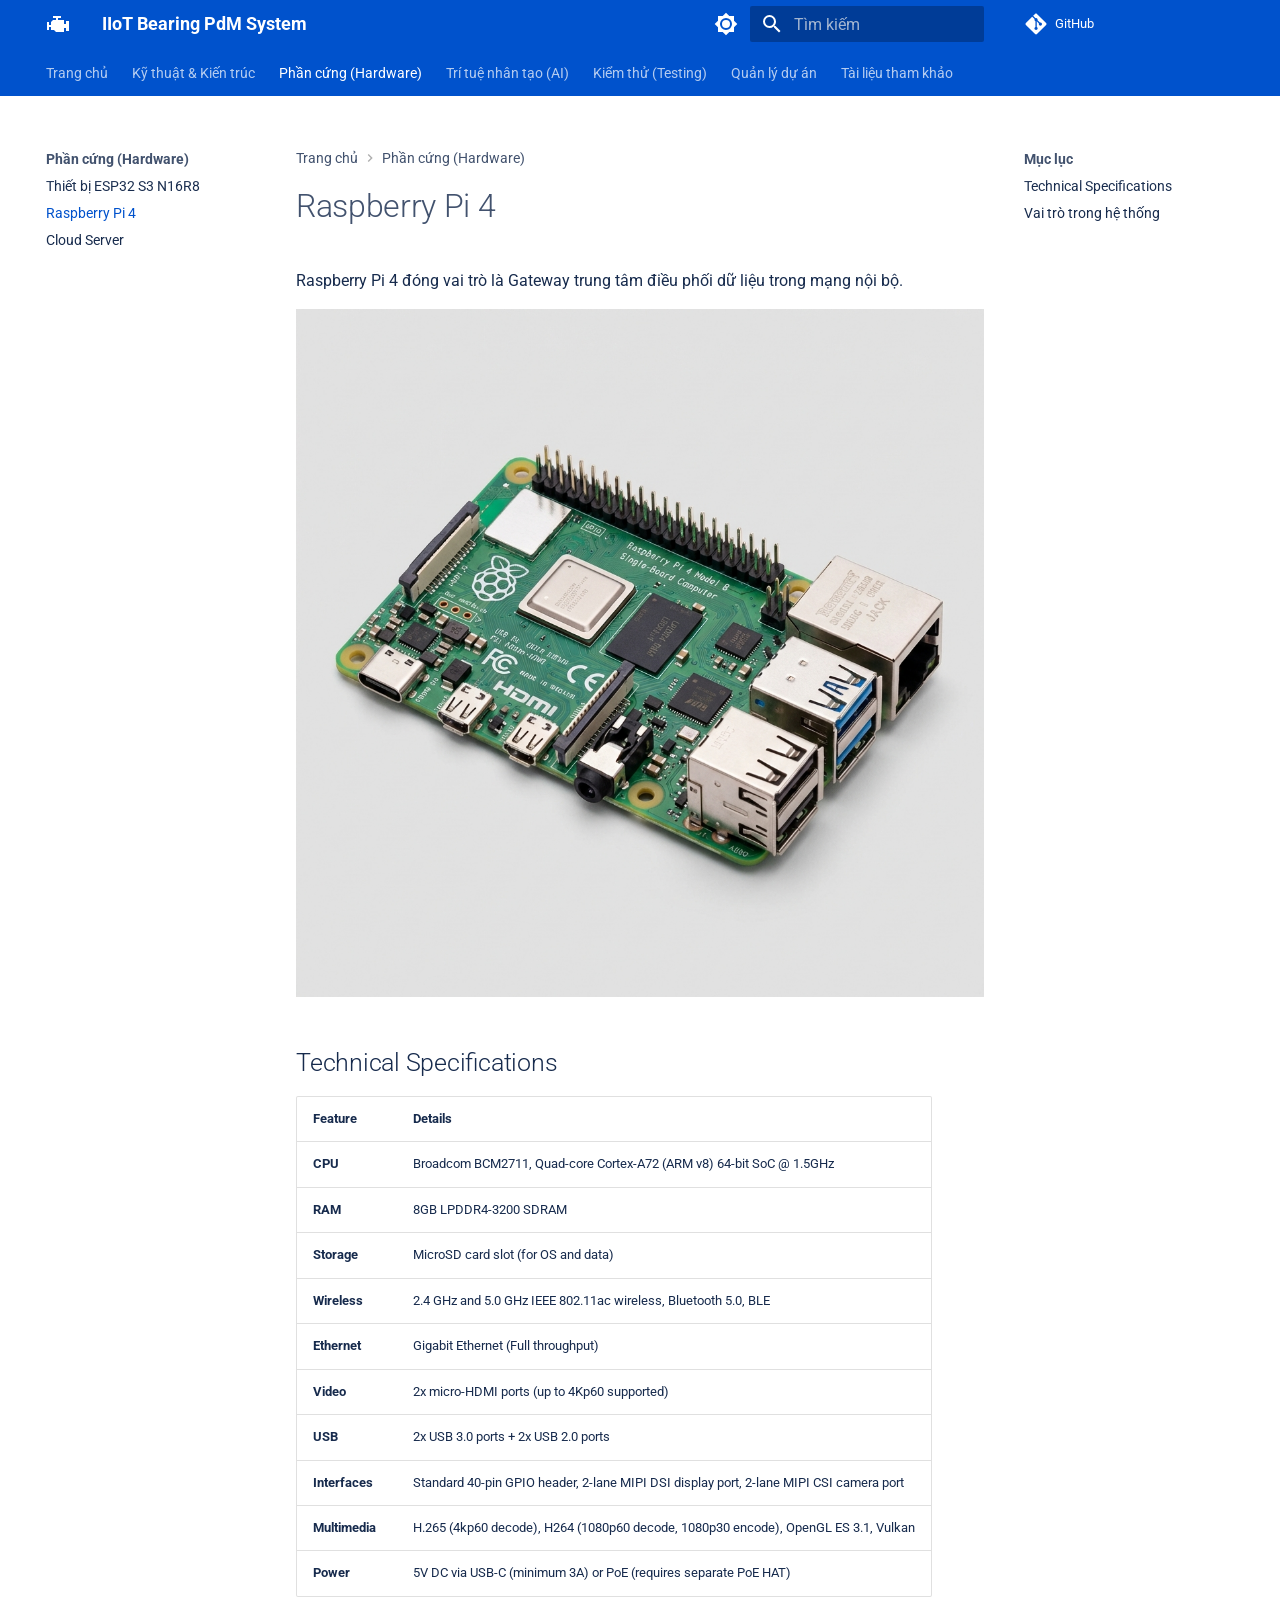
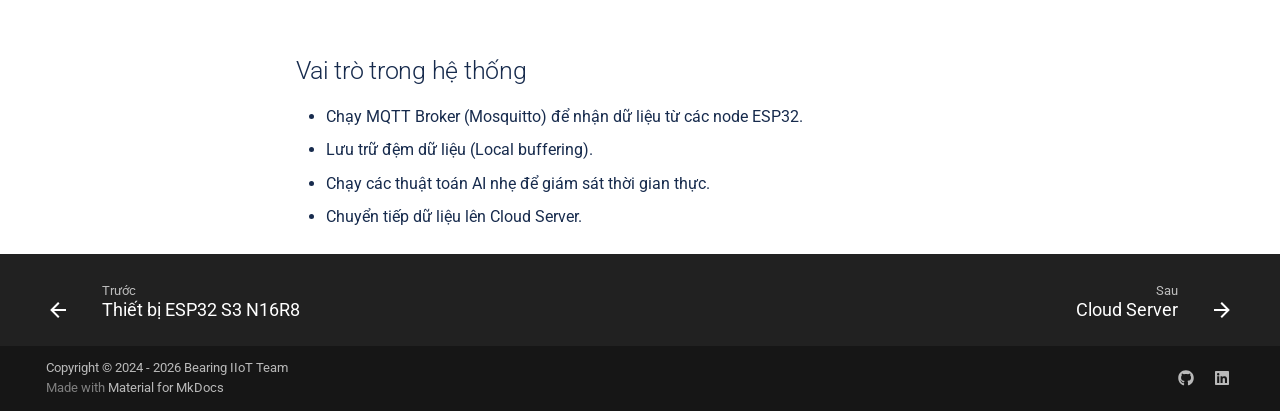
<file: hardware/raspberry-pi/index.html>
<!doctype html>
<html lang="vi" class="no-js">
  <head>
    
      <meta charset="utf-8">
      <meta name="viewport" content="width=device-width,initial-scale=1">
      
      
      
        <link rel="canonical" href="https://FSB-IoT-Project.github.io/bearing-iiot/hardware/raspberry-pi/">
      
      
        <link rel="prev" href="../esp32/">
      
      
        <link rel="next" href="../cloud-server/">
      
      
        
      
      
      <link rel="icon" href="../../assets/images/favicon.png">
      <meta name="generator" content="mkdocs-1.6.1, mkdocs-material-9.7.1">
    
    
      
        <title>Raspberry Pi 4 - IIoT Bearing PdM System</title>
      
    
    
      <link rel="stylesheet" href="../../assets/stylesheets/main.484c7ddc.min.css">
      
        
        <link rel="stylesheet" href="../../assets/stylesheets/palette.ab4e12ef.min.css">
      
      


    
    
      
    
    
      
        
        
        <link rel="preconnect" href="https://fonts.gstatic.com" crossorigin>
        <link rel="stylesheet" href="https://fonts.googleapis.com/css?family=Roboto:300,300i,400,400i,700,700i%7CRoboto+Mono:400,400i,700,700i&display=fallback">
        <style>:root{--md-text-font:"Roboto";--md-code-font:"Roboto Mono"}</style>
      
    
    
      <link rel="stylesheet" href="../../stylesheets/extra.css">
    
    <script>__md_scope=new URL("../..",location),__md_hash=e=>[...e].reduce(((e,_)=>(e<<5)-e+_.charCodeAt(0)),0),__md_get=(e,_=localStorage,t=__md_scope)=>JSON.parse(_.getItem(t.pathname+"."+e)),__md_set=(e,_,t=localStorage,a=__md_scope)=>{try{t.setItem(a.pathname+"."+e,JSON.stringify(_))}catch(e){}}</script>
    
      

    
    
  </head>
  
  
    
    
      
    
    
    
    
    <body dir="ltr" data-md-color-scheme="default" data-md-color-primary="custom" data-md-color-accent="custom">
  
    
    <input class="md-toggle" data-md-toggle="drawer" type="checkbox" id="__drawer" autocomplete="off">
    <input class="md-toggle" data-md-toggle="search" type="checkbox" id="__search" autocomplete="off">
    <label class="md-overlay" for="__drawer"></label>
    <div data-md-component="skip">
      
        
        <a href="#raspberry-pi-4" class="md-skip">
          Bỏ qua
        </a>
      
    </div>
    <div data-md-component="announce">
      
    </div>
    
    
      

<header class="md-header" data-md-component="header">
  <nav class="md-header__inner md-grid" aria-label="Đầu trang">
    <a href="../.." title="IIoT Bearing PdM System" class="md-header__button md-logo" aria-label="IIoT Bearing PdM System" data-md-component="logo">
      
  
  <svg xmlns="http://www.w3.org/2000/svg" viewBox="0 0 24 24"><path d="M7 4v2h3v2H7l-2 2v3H3v-3H1v8h2v-3h2v3h3l2 2h8v-4h2v3h3V9h-3v3h-2V8h-6V6h3V4z"/></svg>

    </a>
    <label class="md-header__button md-icon" for="__drawer">
      
      <svg xmlns="http://www.w3.org/2000/svg" viewBox="0 0 24 24"><path d="M3 6h18v2H3zm0 5h18v2H3zm0 5h18v2H3z"/></svg>
    </label>
    <div class="md-header__title" data-md-component="header-title">
      <div class="md-header__ellipsis">
        <div class="md-header__topic">
          <span class="md-ellipsis">
            IIoT Bearing PdM System
          </span>
        </div>
        <div class="md-header__topic" data-md-component="header-topic">
          <span class="md-ellipsis">
            
              Raspberry Pi 4
            
          </span>
        </div>
      </div>
    </div>
    
      
        <form class="md-header__option" data-md-component="palette">
  
    
    
    
    <input class="md-option" data-md-color-media="(prefers-color-scheme: light)" data-md-color-scheme="default" data-md-color-primary="custom" data-md-color-accent="custom"  aria-label="Switch to dark mode"  type="radio" name="__palette" id="__palette_0">
    
      <label class="md-header__button md-icon" title="Switch to dark mode" for="__palette_1" hidden>
        <svg xmlns="http://www.w3.org/2000/svg" viewBox="0 0 24 24"><path d="M12 8a4 4 0 0 0-4 4 4 4 0 0 0 4 4 4 4 0 0 0 4-4 4 4 0 0 0-4-4m0 10a6 6 0 0 1-6-6 6 6 0 0 1 6-6 6 6 0 0 1 6 6 6 6 0 0 1-6 6m8-9.31V4h-4.69L12 .69 8.69 4H4v4.69L.69 12 4 15.31V20h4.69L12 23.31 15.31 20H20v-4.69L23.31 12z"/></svg>
      </label>
    
  
    
    
    
    <input class="md-option" data-md-color-media="(prefers-color-scheme: dark)" data-md-color-scheme="slate" data-md-color-primary="custom" data-md-color-accent="custom"  aria-label="Switch to light mode"  type="radio" name="__palette" id="__palette_1">
    
      <label class="md-header__button md-icon" title="Switch to light mode" for="__palette_0" hidden>
        <svg xmlns="http://www.w3.org/2000/svg" viewBox="0 0 24 24"><path d="M12 18c-.89 0-1.74-.2-2.5-.55C11.56 16.5 13 14.42 13 12s-1.44-4.5-3.5-5.45C10.26 6.2 11.11 6 12 6a6 6 0 0 1 6 6 6 6 0 0 1-6 6m8-9.31V4h-4.69L12 .69 8.69 4H4v4.69L.69 12 4 15.31V20h4.69L12 23.31 15.31 20H20v-4.69L23.31 12z"/></svg>
      </label>
    
  
</form>
      
    
    
      <script>var palette=__md_get("__palette");if(palette&&palette.color){if("(prefers-color-scheme)"===palette.color.media){var media=matchMedia("(prefers-color-scheme: light)"),input=document.querySelector(media.matches?"[data-md-color-media='(prefers-color-scheme: light)']":"[data-md-color-media='(prefers-color-scheme: dark)']");palette.color.media=input.getAttribute("data-md-color-media"),palette.color.scheme=input.getAttribute("data-md-color-scheme"),palette.color.primary=input.getAttribute("data-md-color-primary"),palette.color.accent=input.getAttribute("data-md-color-accent")}for(var[key,value]of Object.entries(palette.color))document.body.setAttribute("data-md-color-"+key,value)}</script>
    
    
    
      
      
        <label class="md-header__button md-icon" for="__search">
          
          <svg xmlns="http://www.w3.org/2000/svg" viewBox="0 0 24 24"><path d="M9.5 3A6.5 6.5 0 0 1 16 9.5c0 1.61-.59 3.09-1.56 4.23l.27.27h.79l5 5-1.5 1.5-5-5v-.79l-.27-.27A6.52 6.52 0 0 1 9.5 16 6.5 6.5 0 0 1 3 9.5 6.5 6.5 0 0 1 9.5 3m0 2C7 5 5 7 5 9.5S7 14 9.5 14 14 12 14 9.5 12 5 9.5 5"/></svg>
        </label>
        <div class="md-search" data-md-component="search" role="dialog">
  <label class="md-search__overlay" for="__search"></label>
  <div class="md-search__inner" role="search">
    <form class="md-search__form" name="search">
      <input type="text" class="md-search__input" name="query" aria-label="Tìm kiếm" placeholder="Tìm kiếm" autocapitalize="off" autocorrect="off" autocomplete="off" spellcheck="false" data-md-component="search-query" required>
      <label class="md-search__icon md-icon" for="__search">
        
        <svg xmlns="http://www.w3.org/2000/svg" viewBox="0 0 24 24"><path d="M9.5 3A6.5 6.5 0 0 1 16 9.5c0 1.61-.59 3.09-1.56 4.23l.27.27h.79l5 5-1.5 1.5-5-5v-.79l-.27-.27A6.52 6.52 0 0 1 9.5 16 6.5 6.5 0 0 1 3 9.5 6.5 6.5 0 0 1 9.5 3m0 2C7 5 5 7 5 9.5S7 14 9.5 14 14 12 14 9.5 12 5 9.5 5"/></svg>
        
        <svg xmlns="http://www.w3.org/2000/svg" viewBox="0 0 24 24"><path d="M20 11v2H8l5.5 5.5-1.42 1.42L4.16 12l7.92-7.92L13.5 5.5 8 11z"/></svg>
      </label>
      <nav class="md-search__options" aria-label="Tìm kiếm">
        
          <a href="javascript:void(0)" class="md-search__icon md-icon" title="Chia sẻ" aria-label="Chia sẻ" data-clipboard data-clipboard-text="" data-md-component="search-share" tabindex="-1">
            
            <svg xmlns="http://www.w3.org/2000/svg" viewBox="0 0 24 24"><path d="M18 16.08c-.76 0-1.44.3-1.96.77L8.91 12.7c.05-.23.09-.46.09-.7s-.04-.47-.09-.7l7.05-4.11c.54.5 1.25.81 2.04.81a3 3 0 0 0 3-3 3 3 0 0 0-3-3 3 3 0 0 0-3 3c0 .24.04.47.09.7L8.04 9.81C7.5 9.31 6.79 9 6 9a3 3 0 0 0-3 3 3 3 0 0 0 3 3c.79 0 1.5-.31 2.04-.81l7.12 4.15c-.05.21-.08.43-.08.66 0 1.61 1.31 2.91 2.92 2.91s2.92-1.3 2.92-2.91A2.92 2.92 0 0 0 18 16.08"/></svg>
          </a>
        
        <button type="reset" class="md-search__icon md-icon" title="Xoá" aria-label="Xoá" tabindex="-1">
          
          <svg xmlns="http://www.w3.org/2000/svg" viewBox="0 0 24 24"><path d="M19 6.41 17.59 5 12 10.59 6.41 5 5 6.41 10.59 12 5 17.59 6.41 19 12 13.41 17.59 19 19 17.59 13.41 12z"/></svg>
        </button>
      </nav>
      
        <div class="md-search__suggest" data-md-component="search-suggest"></div>
      
    </form>
    <div class="md-search__output">
      <div class="md-search__scrollwrap" tabindex="0" data-md-scrollfix>
        <div class="md-search-result" data-md-component="search-result">
          <div class="md-search-result__meta">
            Initializing search
          </div>
          <ol class="md-search-result__list" role="presentation"></ol>
        </div>
      </div>
    </div>
  </div>
</div>
      
    
    
      <div class="md-header__source">
        <a href="https://github.com/FSB-IoT-Project/bearing-iiot" title="Xem mã nguồn" class="md-source" data-md-component="source">
  <div class="md-source__icon md-icon">
    
    <svg xmlns="http://www.w3.org/2000/svg" viewBox="0 0 448 512"><!--! Font Awesome Free 7.1.0 by @fontawesome - https://fontawesome.com License - https://fontawesome.com/license/free (Icons: CC BY 4.0, Fonts: SIL OFL 1.1, Code: MIT License) Copyright 2025 Fonticons, Inc.--><path d="M439.6 236.1 244 40.5c-5.4-5.5-12.8-8.5-20.4-8.5s-15 3-20.4 8.4L162.5 81l51.5 51.5c27.1-9.1 52.7 16.8 43.4 43.7l49.7 49.7c34.2-11.8 61.2 31 35.5 56.7-26.5 26.5-70.2-2.9-56-37.3L240.3 199v121.9c25.3 12.5 22.3 41.8 9.1 55-6.4 6.4-15.2 10.1-24.3 10.1s-17.8-3.6-24.3-10.1c-17.6-17.6-11.1-46.9 11.2-56v-123c-20.8-8.5-24.6-30.7-18.6-45L142.6 101 8.5 235.1C3 240.6 0 247.9 0 255.5s3 15 8.5 20.4l195.6 195.7c5.4 5.4 12.7 8.4 20.4 8.4s15-3 20.4-8.4l194.7-194.7c5.4-5.4 8.4-12.8 8.4-20.4s-3-15-8.4-20.4"/></svg>
  </div>
  <div class="md-source__repository">
    GitHub
  </div>
</a>
      </div>
    
  </nav>
  
</header>
    
    <div class="md-container" data-md-component="container">
      
      
        
          
            
<nav class="md-tabs" aria-label="Tabs" data-md-component="tabs">
  <div class="md-grid">
    <ul class="md-tabs__list">
      
        
  
  
  
  
    <li class="md-tabs__item">
      <a href="../.." class="md-tabs__link">
        
  
  
    
  
  Trang chủ

      </a>
    </li>
  

      
        
  
  
  
  
    
    
      <li class="md-tabs__item">
        <a href="../../architecture/" class="md-tabs__link">
          
  
  
    
  
  Kỹ thuật & Kiến trúc

        </a>
      </li>
    
  

      
        
  
  
  
    
  
  
    
    
      <li class="md-tabs__item md-tabs__item--active">
        <a href="../esp32/" class="md-tabs__link">
          
  
  
    
  
  Phần cứng (Hardware)

        </a>
      </li>
    
  

      
        
  
  
  
  
    
    
      <li class="md-tabs__item">
        <a href="../../ml-models/" class="md-tabs__link">
          
  
  
    
  
  Trí tuệ nhân tạo (AI)

        </a>
      </li>
    
  

      
        
  
  
  
  
    
    
      <li class="md-tabs__item">
        <a href="../../testing/" class="md-tabs__link">
          
  
  
    
  
  Kiểm thử (Testing)

        </a>
      </li>
    
  

      
        
  
  
  
  
    
    
      <li class="md-tabs__item">
        <a href="../../roadmap/" class="md-tabs__link">
          
  
  
    
  
  Quản lý dự án

        </a>
      </li>
    
  

      
        
  
  
  
  
    <li class="md-tabs__item">
      <a href="../../references/" class="md-tabs__link">
        
  
  
    
  
  Tài liệu tham khảo

      </a>
    </li>
  

      
    </ul>
  </div>
</nav>
          
        
      
      <main class="md-main" data-md-component="main">
        <div class="md-main__inner md-grid">
          
            
              
              <div class="md-sidebar md-sidebar--primary" data-md-component="sidebar" data-md-type="navigation" >
                <div class="md-sidebar__scrollwrap">
                  <div class="md-sidebar__inner">
                    


  


<nav class="md-nav md-nav--primary md-nav--lifted" aria-label="Thanh điều hướng" data-md-level="0">
  <label class="md-nav__title" for="__drawer">
    <a href="../.." title="IIoT Bearing PdM System" class="md-nav__button md-logo" aria-label="IIoT Bearing PdM System" data-md-component="logo">
      
  
  <svg xmlns="http://www.w3.org/2000/svg" viewBox="0 0 24 24"><path d="M7 4v2h3v2H7l-2 2v3H3v-3H1v8h2v-3h2v3h3l2 2h8v-4h2v3h3V9h-3v3h-2V8h-6V6h3V4z"/></svg>

    </a>
    IIoT Bearing PdM System
  </label>
  
    <div class="md-nav__source">
      <a href="https://github.com/FSB-IoT-Project/bearing-iiot" title="Xem mã nguồn" class="md-source" data-md-component="source">
  <div class="md-source__icon md-icon">
    
    <svg xmlns="http://www.w3.org/2000/svg" viewBox="0 0 448 512"><!--! Font Awesome Free 7.1.0 by @fontawesome - https://fontawesome.com License - https://fontawesome.com/license/free (Icons: CC BY 4.0, Fonts: SIL OFL 1.1, Code: MIT License) Copyright 2025 Fonticons, Inc.--><path d="M439.6 236.1 244 40.5c-5.4-5.5-12.8-8.5-20.4-8.5s-15 3-20.4 8.4L162.5 81l51.5 51.5c27.1-9.1 52.7 16.8 43.4 43.7l49.7 49.7c34.2-11.8 61.2 31 35.5 56.7-26.5 26.5-70.2-2.9-56-37.3L240.3 199v121.9c25.3 12.5 22.3 41.8 9.1 55-6.4 6.4-15.2 10.1-24.3 10.1s-17.8-3.6-24.3-10.1c-17.6-17.6-11.1-46.9 11.2-56v-123c-20.8-8.5-24.6-30.7-18.6-45L142.6 101 8.5 235.1C3 240.6 0 247.9 0 255.5s3 15 8.5 20.4l195.6 195.7c5.4 5.4 12.7 8.4 20.4 8.4s15-3 20.4-8.4l194.7-194.7c5.4-5.4 8.4-12.8 8.4-20.4s-3-15-8.4-20.4"/></svg>
  </div>
  <div class="md-source__repository">
    GitHub
  </div>
</a>
    </div>
  
  <ul class="md-nav__list" data-md-scrollfix>
    
      
      
  
  
  
  
    <li class="md-nav__item">
      <a href="../.." class="md-nav__link">
        
  
  
  <span class="md-ellipsis">
    
  
    Trang chủ
  

    
  </span>
  
  

      </a>
    </li>
  

    
      
      
  
  
  
  
    
    
      
        
      
        
      
    
    
    
      
      
        
      
    
    
    <li class="md-nav__item md-nav__item--nested">
      
        
        
          
        
        <input class="md-nav__toggle md-toggle md-toggle--indeterminate" type="checkbox" id="__nav_2" >
        
          
          <label class="md-nav__link" for="__nav_2" id="__nav_2_label" tabindex="0">
            
  
  
  <span class="md-ellipsis">
    
  
    Kỹ thuật & Kiến trúc
  

    
  </span>
  
  

            <span class="md-nav__icon md-icon"></span>
          </label>
        
        <nav class="md-nav" data-md-level="1" aria-labelledby="__nav_2_label" aria-expanded="false">
          <label class="md-nav__title" for="__nav_2">
            <span class="md-nav__icon md-icon"></span>
            
  
    Kỹ thuật & Kiến trúc
  

          </label>
          <ul class="md-nav__list" data-md-scrollfix>
            
              
                
  
  
  
  
    <li class="md-nav__item">
      <a href="../../architecture/" class="md-nav__link">
        
  
  
  <span class="md-ellipsis">
    
  
    Kiến trúc hệ thống
  

    
  </span>
  
  

      </a>
    </li>
  

              
            
              
                
  
  
  
  
    <li class="md-nav__item">
      <a href="../../specification/" class="md-nav__link">
        
  
  
  <span class="md-ellipsis">
    
  
    Đặc tả kỹ thuật
  

    
  </span>
  
  

      </a>
    </li>
  

              
            
          </ul>
        </nav>
      
    </li>
  

    
      
      
  
  
    
  
  
  
    
    
      
        
      
        
      
        
      
    
    
    
      
        
        
      
      
        
      
    
    
    <li class="md-nav__item md-nav__item--active md-nav__item--section md-nav__item--nested">
      
        
        
        <input class="md-nav__toggle md-toggle " type="checkbox" id="__nav_3" checked>
        
          
          <label class="md-nav__link" for="__nav_3" id="__nav_3_label" tabindex="">
            
  
  
  <span class="md-ellipsis">
    
  
    Phần cứng (Hardware)
  

    
  </span>
  
  

            <span class="md-nav__icon md-icon"></span>
          </label>
        
        <nav class="md-nav" data-md-level="1" aria-labelledby="__nav_3_label" aria-expanded="true">
          <label class="md-nav__title" for="__nav_3">
            <span class="md-nav__icon md-icon"></span>
            
  
    Phần cứng (Hardware)
  

          </label>
          <ul class="md-nav__list" data-md-scrollfix>
            
              
                
  
  
  
  
    <li class="md-nav__item">
      <a href="../esp32/" class="md-nav__link">
        
  
  
  <span class="md-ellipsis">
    
  
    Thiết bị ESP32 S3 N16R8
  

    
  </span>
  
  

      </a>
    </li>
  

              
            
              
                
  
  
    
  
  
  
    <li class="md-nav__item md-nav__item--active">
      
      <input class="md-nav__toggle md-toggle" type="checkbox" id="__toc">
      
      
        
      
      
        <label class="md-nav__link md-nav__link--active" for="__toc">
          
  
  
  <span class="md-ellipsis">
    
  
    Raspberry Pi 4
  

    
  </span>
  
  

          <span class="md-nav__icon md-icon"></span>
        </label>
      
      <a href="./" class="md-nav__link md-nav__link--active">
        
  
  
  <span class="md-ellipsis">
    
  
    Raspberry Pi 4
  

    
  </span>
  
  

      </a>
      
        

<nav class="md-nav md-nav--secondary" aria-label="Mục lục">
  
  
  
    
  
  
    <label class="md-nav__title" for="__toc">
      <span class="md-nav__icon md-icon"></span>
      Mục lục
    </label>
    <ul class="md-nav__list" data-md-component="toc" data-md-scrollfix>
      
        <li class="md-nav__item">
  <a href="#technical-specifications" class="md-nav__link">
    <span class="md-ellipsis">
      
        Technical Specifications
      
    </span>
  </a>
  
</li>
      
        <li class="md-nav__item">
  <a href="#vai-tro-trong-he-thong" class="md-nav__link">
    <span class="md-ellipsis">
      
        Vai trò trong hệ thống
      
    </span>
  </a>
  
</li>
      
    </ul>
  
</nav>
      
    </li>
  

              
            
              
                
  
  
  
  
    <li class="md-nav__item">
      <a href="../cloud-server/" class="md-nav__link">
        
  
  
  <span class="md-ellipsis">
    
  
    Cloud Server
  

    
  </span>
  
  

      </a>
    </li>
  

              
            
          </ul>
        </nav>
      
    </li>
  

    
      
      
  
  
  
  
    
    
      
        
      
        
      
    
    
    
      
      
        
      
    
    
    <li class="md-nav__item md-nav__item--nested">
      
        
        
          
        
        <input class="md-nav__toggle md-toggle md-toggle--indeterminate" type="checkbox" id="__nav_4" >
        
          
          <label class="md-nav__link" for="__nav_4" id="__nav_4_label" tabindex="0">
            
  
  
  <span class="md-ellipsis">
    
  
    Trí tuệ nhân tạo (AI)
  

    
  </span>
  
  

            <span class="md-nav__icon md-icon"></span>
          </label>
        
        <nav class="md-nav" data-md-level="1" aria-labelledby="__nav_4_label" aria-expanded="false">
          <label class="md-nav__title" for="__nav_4">
            <span class="md-nav__icon md-icon"></span>
            
  
    Trí tuệ nhân tạo (AI)
  

          </label>
          <ul class="md-nav__list" data-md-scrollfix>
            
              
                
  
  
  
  
    <li class="md-nav__item">
      <a href="../../ml-models/" class="md-nav__link">
        
  
  
  <span class="md-ellipsis">
    
  
    Mô hình Học máy (ML Models)
  

    
  </span>
  
  

      </a>
    </li>
  

              
            
              
                
  
  
  
  
    <li class="md-nav__item">
      <a href="../../or-tools/" class="md-nav__link">
        
  
  
  <span class="md-ellipsis">
    
  
    Tối ưu hóa (OR-Tools)
  

    
  </span>
  
  

      </a>
    </li>
  

              
            
          </ul>
        </nav>
      
    </li>
  

    
      
      
  
  
  
  
    
    
      
        
      
        
      
        
      
    
    
    
      
      
        
      
    
    
    <li class="md-nav__item md-nav__item--nested">
      
        
        
          
        
        <input class="md-nav__toggle md-toggle md-toggle--indeterminate" type="checkbox" id="__nav_5" >
        
          
          <label class="md-nav__link" for="__nav_5" id="__nav_5_label" tabindex="0">
            
  
  
  <span class="md-ellipsis">
    
  
    Kiểm thử (Testing)
  

    
  </span>
  
  

            <span class="md-nav__icon md-icon"></span>
          </label>
        
        <nav class="md-nav" data-md-level="1" aria-labelledby="__nav_5_label" aria-expanded="false">
          <label class="md-nav__title" for="__nav_5">
            <span class="md-nav__icon md-icon"></span>
            
  
    Kiểm thử (Testing)
  

          </label>
          <ul class="md-nav__list" data-md-scrollfix>
            
              
                
  
  
  
  
    <li class="md-nav__item">
      <a href="../../testing/" class="md-nav__link">
        
  
  
  <span class="md-ellipsis">
    
  
    Kiểm thử &amp; Đảm bảo chất lượng
  

    
  </span>
  
  

      </a>
    </li>
  

              
            
              
                
  
  
  
  
    <li class="md-nav__item">
      <a href="../../testing-project/test-strategy/" class="md-nav__link">
        
  
  
  <span class="md-ellipsis">
    
  
    Chiến lược Kiểm thử (Test Strategy)
  

    
  </span>
  
  

      </a>
    </li>
  

              
            
              
                
  
  
  
  
    <li class="md-nav__item">
      <a href="../../testing-project/test-results/" class="md-nav__link">
        
  
  
  <span class="md-ellipsis">
    
  
    Kết quả Kiểm thử (Test Results)
  

    
  </span>
  
  

      </a>
    </li>
  

              
            
          </ul>
        </nav>
      
    </li>
  

    
      
      
  
  
  
  
    
    
      
        
      
        
      
    
    
    
      
      
        
      
    
    
    <li class="md-nav__item md-nav__item--nested">
      
        
        
          
        
        <input class="md-nav__toggle md-toggle md-toggle--indeterminate" type="checkbox" id="__nav_6" >
        
          
          <label class="md-nav__link" for="__nav_6" id="__nav_6_label" tabindex="0">
            
  
  
  <span class="md-ellipsis">
    
  
    Quản lý dự án
  

    
  </span>
  
  

            <span class="md-nav__icon md-icon"></span>
          </label>
        
        <nav class="md-nav" data-md-level="1" aria-labelledby="__nav_6_label" aria-expanded="false">
          <label class="md-nav__title" for="__nav_6">
            <span class="md-nav__icon md-icon"></span>
            
  
    Quản lý dự án
  

          </label>
          <ul class="md-nav__list" data-md-scrollfix>
            
              
                
  
  
  
  
    <li class="md-nav__item">
      <a href="../../roadmap/" class="md-nav__link">
        
  
  
  <span class="md-ellipsis">
    
  
    Lộ trình
  

    
  </span>
  
  

      </a>
    </li>
  

              
            
              
                
  
  
  
  
    <li class="md-nav__item">
      <a href="../../style-guide/" class="md-nav__link">
        
  
  
  <span class="md-ellipsis">
    
  
    Hướng dẫn thiết kế
  

    
  </span>
  
  

      </a>
    </li>
  

              
            
          </ul>
        </nav>
      
    </li>
  

    
      
      
  
  
  
  
    <li class="md-nav__item">
      <a href="../../references/" class="md-nav__link">
        
  
  
  <span class="md-ellipsis">
    
  
    Tài liệu tham khảo
  

    
  </span>
  
  

      </a>
    </li>
  

    
  </ul>
</nav>
                  </div>
                </div>
              </div>
            
            
              
              <div class="md-sidebar md-sidebar--secondary" data-md-component="sidebar" data-md-type="toc" >
                <div class="md-sidebar__scrollwrap">
                  <div class="md-sidebar__inner">
                    

<nav class="md-nav md-nav--secondary" aria-label="Mục lục">
  
  
  
    
  
  
    <label class="md-nav__title" for="__toc">
      <span class="md-nav__icon md-icon"></span>
      Mục lục
    </label>
    <ul class="md-nav__list" data-md-component="toc" data-md-scrollfix>
      
        <li class="md-nav__item">
  <a href="#technical-specifications" class="md-nav__link">
    <span class="md-ellipsis">
      
        Technical Specifications
      
    </span>
  </a>
  
</li>
      
        <li class="md-nav__item">
  <a href="#vai-tro-trong-he-thong" class="md-nav__link">
    <span class="md-ellipsis">
      
        Vai trò trong hệ thống
      
    </span>
  </a>
  
</li>
      
    </ul>
  
</nav>
                  </div>
                </div>
              </div>
            
          
          
            <div class="md-content" data-md-component="content">
              
                



  


  <nav class="md-path" aria-label="Thanh điều hướng" >
    <ol class="md-path__list">
      
        
  
  
    <li class="md-path__item">
      <a href="../.." class="md-path__link">
        
  <span class="md-ellipsis">
    Trang chủ
  </span>

      </a>
    </li>
  

      
      
        
  
  
    
    
      <li class="md-path__item">
        <a href="../esp32/" class="md-path__link">
          
  <span class="md-ellipsis">
    Phần cứng (Hardware)
  </span>

        </a>
      </li>
    
  

      
    </ol>
  </nav>

              
              <article class="md-content__inner md-typeset">
                
                  


  
  


<h1 id="raspberry-pi-4">Raspberry Pi 4</h1>
<p>Raspberry Pi 4 đóng vai trò là Gateway trung tâm điều phối dữ liệu trong mạng nội bộ.</p>
<p><img alt="Raspberry Pi 4" src="../../assets/images/raspberry_pi_4.png" /></p>
<h2 id="technical-specifications">Technical Specifications</h2>
<table>
<thead>
<tr>
<th style="text-align: left;">Feature</th>
<th style="text-align: left;">Details</th>
</tr>
</thead>
<tbody>
<tr>
<td style="text-align: left;"><strong>CPU</strong></td>
<td style="text-align: left;">Broadcom BCM2711, Quad-core Cortex-A72 (ARM v8) 64-bit SoC @ 1.5GHz</td>
</tr>
<tr>
<td style="text-align: left;"><strong>RAM</strong></td>
<td style="text-align: left;">8GB LPDDR4-3200 SDRAM</td>
</tr>
<tr>
<td style="text-align: left;"><strong>Storage</strong></td>
<td style="text-align: left;">MicroSD card slot (for OS and data)</td>
</tr>
<tr>
<td style="text-align: left;"><strong>Wireless</strong></td>
<td style="text-align: left;">2.4 GHz and 5.0 GHz IEEE 802.11ac wireless, Bluetooth 5.0, BLE</td>
</tr>
<tr>
<td style="text-align: left;"><strong>Ethernet</strong></td>
<td style="text-align: left;">Gigabit Ethernet (Full throughput)</td>
</tr>
<tr>
<td style="text-align: left;"><strong>Video</strong></td>
<td style="text-align: left;">2x micro-HDMI ports (up to 4Kp60 supported)</td>
</tr>
<tr>
<td style="text-align: left;"><strong>USB</strong></td>
<td style="text-align: left;">2x USB 3.0 ports + 2x USB 2.0 ports</td>
</tr>
<tr>
<td style="text-align: left;"><strong>Interfaces</strong></td>
<td style="text-align: left;">Standard 40-pin GPIO header, 2-lane MIPI DSI display port, 2-lane MIPI CSI camera port</td>
</tr>
<tr>
<td style="text-align: left;"><strong>Multimedia</strong></td>
<td style="text-align: left;">H.265 (4kp60 decode), H264 (1080p60 decode, 1080p30 encode), OpenGL ES 3.1, Vulkan</td>
</tr>
<tr>
<td style="text-align: left;"><strong>Power</strong></td>
<td style="text-align: left;">5V DC via USB-C (minimum 3A) or PoE (requires separate PoE HAT)</td>
</tr>
</tbody>
</table>
<h2 id="vai-tro-trong-he-thong">Vai trò trong hệ thống</h2>
<ul>
<li>Chạy MQTT Broker (Mosquitto) để nhận dữ liệu từ các node ESP32.</li>
<li>Lưu trữ đệm dữ liệu (Local buffering).</li>
<li>Chạy các thuật toán AI nhẹ để giám sát thời gian thực.</li>
<li>Chuyển tiếp dữ liệu lên Cloud Server.</li>
</ul>












                
              </article>
            </div>
          
          
<script>var target=document.getElementById(location.hash.slice(1));target&&target.name&&(target.checked=target.name.startsWith("__tabbed_"))</script>
        </div>
        
          <button type="button" class="md-top md-icon" data-md-component="top" hidden>
  
  <svg xmlns="http://www.w3.org/2000/svg" viewBox="0 0 24 24"><path d="M13 20h-2V8l-5.5 5.5-1.42-1.42L12 4.16l7.92 7.92-1.42 1.42L13 8z"/></svg>
  Trở lại mục lục
</button>
        
      </main>
      
        <footer class="md-footer">
  
    
      
      <nav class="md-footer__inner md-grid" aria-label="Chân trang" >
        
          
          <a href="../esp32/" class="md-footer__link md-footer__link--prev" aria-label="Trước: Thiết bị ESP32 S3 N16R8">
            <div class="md-footer__button md-icon">
              
              <svg xmlns="http://www.w3.org/2000/svg" viewBox="0 0 24 24"><path d="M20 11v2H8l5.5 5.5-1.42 1.42L4.16 12l7.92-7.92L13.5 5.5 8 11z"/></svg>
            </div>
            <div class="md-footer__title">
              <span class="md-footer__direction">
                Trước
              </span>
              <div class="md-ellipsis">
                Thiết bị ESP32 S3 N16R8
              </div>
            </div>
          </a>
        
        
          
          <a href="../cloud-server/" class="md-footer__link md-footer__link--next" aria-label="Sau: Cloud Server">
            <div class="md-footer__title">
              <span class="md-footer__direction">
                Sau
              </span>
              <div class="md-ellipsis">
                Cloud Server
              </div>
            </div>
            <div class="md-footer__button md-icon">
              
              <svg xmlns="http://www.w3.org/2000/svg" viewBox="0 0 24 24"><path d="M4 11v2h12l-5.5 5.5 1.42 1.42L19.84 12l-7.92-7.92L10.5 5.5 16 11z"/></svg>
            </div>
          </a>
        
      </nav>
    
  
  <div class="md-footer-meta md-typeset">
    <div class="md-footer-meta__inner md-grid">
      <div class="md-copyright">
  
    <div class="md-copyright__highlight">
      Copyright &copy; 2024 - 2026 Bearing IIoT Team
    </div>
  
  
    Made with
    <a href="https://squidfunk.github.io/mkdocs-material/" target="_blank" rel="noopener">
      Material for MkDocs
    </a>
  
</div>
      
        
<div class="md-social">
  
    
    
    
    
      
      
    
    <a href="https://github.com/trungbuidesu" target="_blank" rel="noopener" title="github.com" class="md-social__link">
      <svg xmlns="http://www.w3.org/2000/svg" viewBox="0 0 512 512"><!--! Font Awesome Free 7.1.0 by @fontawesome - https://fontawesome.com License - https://fontawesome.com/license/free (Icons: CC BY 4.0, Fonts: SIL OFL 1.1, Code: MIT License) Copyright 2025 Fonticons, Inc.--><path d="M173.9 397.4c0 2-2.3 3.6-5.2 3.6-3.3.3-5.6-1.3-5.6-3.6 0-2 2.3-3.6 5.2-3.6 3-.3 5.6 1.3 5.6 3.6m-31.1-4.5c-.7 2 1.3 4.3 4.3 4.9 2.6 1 5.6 0 6.2-2s-1.3-4.3-4.3-5.2c-2.6-.7-5.5.3-6.2 2.3m44.2-1.7c-2.9.7-4.9 2.6-4.6 4.9.3 2 2.9 3.3 5.9 2.6 2.9-.7 4.9-2.6 4.6-4.6-.3-1.9-3-3.2-5.9-2.9M252.8 8C114.1 8 8 113.3 8 252c0 110.9 69.8 205.8 169.5 239.2 12.8 2.3 17.3-5.6 17.3-12.1 0-6.2-.3-40.4-.3-61.4 0 0-70 15-84.7-29.8 0 0-11.4-29.1-27.8-36.6 0 0-22.9-15.7 1.6-15.4 0 0 24.9 2 38.6 25.8 21.9 38.6 58.6 27.5 72.9 20.9 2.3-16 8.8-27.1 16-33.7-55.9-6.2-112.3-14.3-112.3-110.5 0-27.5 7.6-41.3 23.6-58.9-2.6-6.5-11.1-33.3 2.6-67.9 20.9-6.5 69 27 69 27 20-5.6 41.5-8.5 62.8-8.5s42.8 2.9 62.8 8.5c0 0 48.1-33.6 69-27 13.7 34.7 5.2 61.4 2.6 67.9 16 17.7 25.8 31.5 25.8 58.9 0 96.5-58.9 104.2-114.8 110.5 9.2 7.9 17 22.9 17 46.4 0 33.7-.3 75.4-.3 83.6 0 6.5 4.6 14.4 17.3 12.1C436.2 457.8 504 362.9 504 252 504 113.3 391.5 8 252.8 8M105.2 352.9c-1.3 1-1 3.3.7 5.2 1.6 1.6 3.9 2.3 5.2 1 1.3-1 1-3.3-.7-5.2-1.6-1.6-3.9-2.3-5.2-1m-10.8-8.1c-.7 1.3.3 2.9 2.3 3.9 1.6 1 3.6.7 4.3-.7.7-1.3-.3-2.9-2.3-3.9-2-.6-3.6-.3-4.3.7m32.4 35.6c-1.6 1.3-1 4.3 1.3 6.2 2.3 2.3 5.2 2.6 6.5 1 1.3-1.3.7-4.3-1.3-6.2-2.2-2.3-5.2-2.6-6.5-1m-11.4-14.7c-1.6 1-1.6 3.6 0 5.9s4.3 3.3 5.6 2.3c1.6-1.3 1.6-3.9 0-6.2-1.4-2.3-4-3.3-5.6-2"/></svg>
    </a>
  
    
    
    
    
      
      
    
    <a href="https://www.linkedin.com/in/buiductrung29/" target="_blank" rel="noopener" title="www.linkedin.com" class="md-social__link">
      <svg xmlns="http://www.w3.org/2000/svg" viewBox="0 0 448 512"><!--! Font Awesome Free 7.1.0 by @fontawesome - https://fontawesome.com License - https://fontawesome.com/license/free (Icons: CC BY 4.0, Fonts: SIL OFL 1.1, Code: MIT License) Copyright 2025 Fonticons, Inc.--><path d="M416 32H31.9C14.3 32 0 46.5 0 64.3v383.4C0 465.5 14.3 480 31.9 480H416c17.6 0 32-14.5 32-32.3V64.3c0-17.8-14.4-32.3-32-32.3M135.4 416H69V202.2h66.5V416zM102.2 96a38.5 38.5 0 1 1 0 77 38.5 38.5 0 1 1 0-77m282.1 320h-66.4V312c0-24.8-.5-56.7-34.5-56.7-34.6 0-39.9 27-39.9 54.9V416h-66.4V202.2h63.7v29.2h.9c8.9-16.8 30.6-34.5 62.9-34.5 67.2 0 79.7 44.3 79.7 101.9z"/></svg>
    </a>
  
</div>
      
    </div>
  </div>
</footer>
      
    </div>
    <div class="md-dialog" data-md-component="dialog">
      <div class="md-dialog__inner md-typeset"></div>
    </div>
    
    
    
      
      
      <script id="__config" type="application/json">{"annotate": null, "base": "../..", "features": ["navigation.tabs", "navigation.sections", "navigation.expand", "navigation.path", "navigation.top", "navigation.footer", "navigation.tracking", "navigation.instant", "navigation.indexes", "search.suggest", "search.highlight", "search.share", "content.code.copy", "content.code.annotate"], "search": "../../assets/javascripts/workers/search.2c215733.min.js", "tags": null, "translations": {"clipboard.copied": "\u0110\u00e3 sao ch\u00e9p", "clipboard.copy": "Sao ch\u00e9p v\u00e0o b\u1ed9 nh\u1edb t\u1ea1m", "search.result.more.one": "1 t\u1eeb kh\u00e1c trong trang", "search.result.more.other": "# t\u1eeb kh\u00e1c trong trang", "search.result.none": "Kh\u00f4ng t\u00ecm th\u1ea5y t\u00e0i li\u1ec7u li\u00ean quan", "search.result.one": "1 t\u00e0i li\u1ec7u li\u00ean quan", "search.result.other": "# t\u00e0i li\u1ec7u li\u00ean quan", "search.result.placeholder": "Nh\u1eadp \u0111\u1ec3 b\u1eaft \u0111\u1ea7u t\u00ecm ki\u1ebfm", "search.result.term.missing": "Kh\u00f4ng", "select.version": "Ch\u1ecdn phi\u00ean b\u1ea3n"}, "version": null}</script>
    
    
      <script src="../../assets/javascripts/bundle.79ae519e.min.js"></script>
      
    
  </body>
</html>
</file>
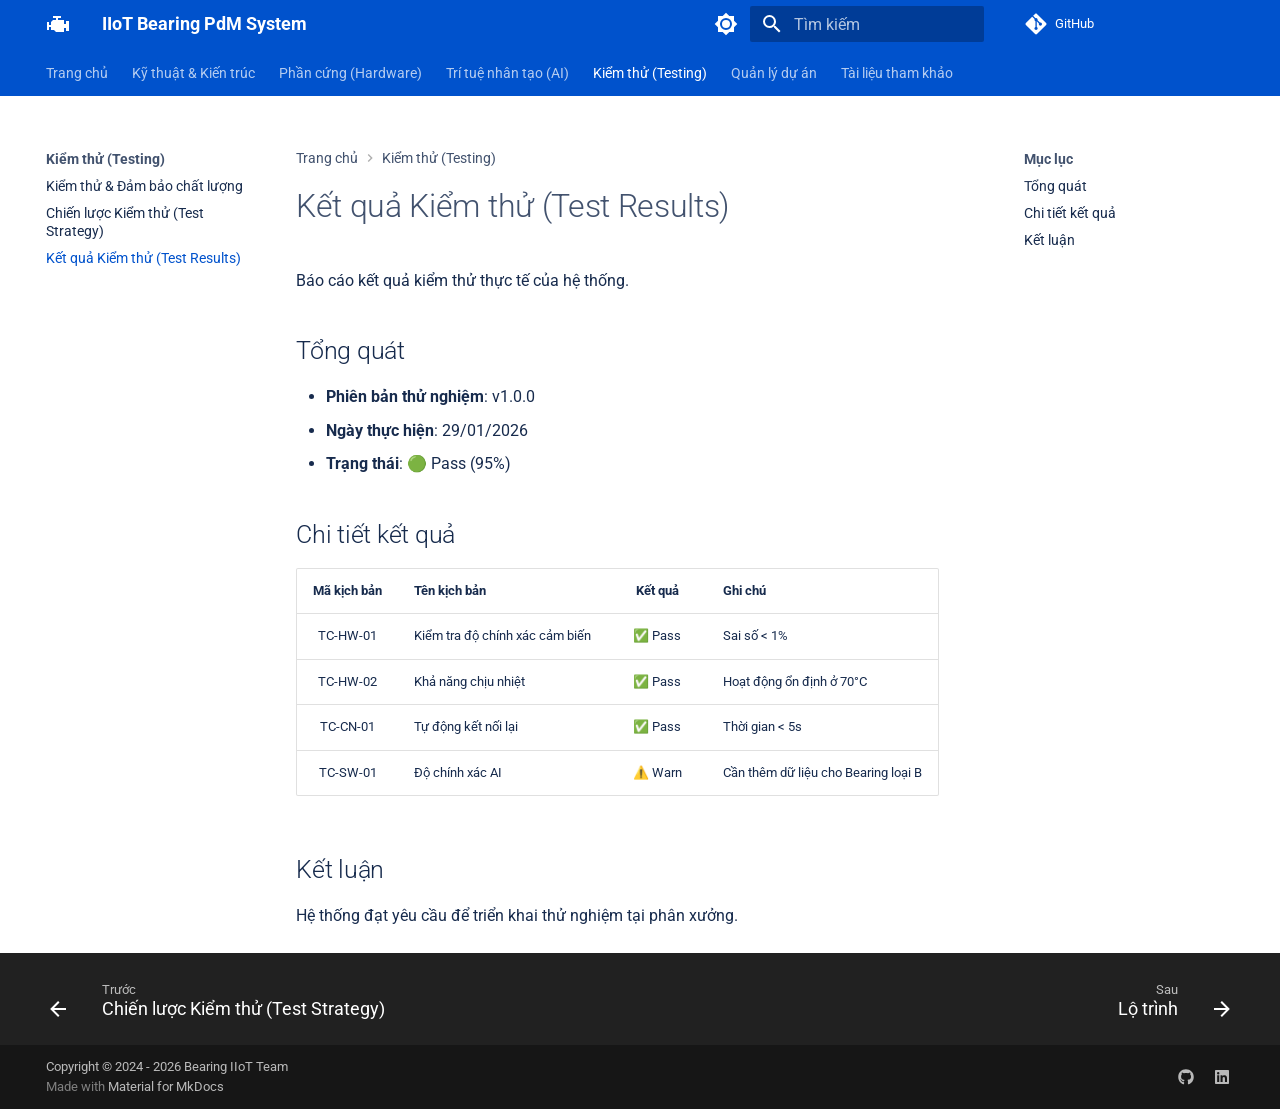
<file: testing-project/test-results/index.html>
<!doctype html>
<html lang="vi" class="no-js">
  <head>
    
      <meta charset="utf-8">
      <meta name="viewport" content="width=device-width,initial-scale=1">
      
      
      
        <link rel="canonical" href="https://FSB-IoT-Project.github.io/bearing-iiot/testing-project/test-results/">
      
      
        <link rel="prev" href="../test-strategy/">
      
      
        <link rel="next" href="../../roadmap/">
      
      
        
      
      
      <link rel="icon" href="../../assets/images/favicon.png">
      <meta name="generator" content="mkdocs-1.6.1, mkdocs-material-9.7.1">
    
    
      
        <title>Kết quả Kiểm thử (Test Results) - IIoT Bearing PdM System</title>
      
    
    
      <link rel="stylesheet" href="../../assets/stylesheets/main.484c7ddc.min.css">
      
        
        <link rel="stylesheet" href="../../assets/stylesheets/palette.ab4e12ef.min.css">
      
      


    
    
      
    
    
      
        
        
        <link rel="preconnect" href="https://fonts.gstatic.com" crossorigin>
        <link rel="stylesheet" href="https://fonts.googleapis.com/css?family=Roboto:300,300i,400,400i,700,700i%7CRoboto+Mono:400,400i,700,700i&display=fallback">
        <style>:root{--md-text-font:"Roboto";--md-code-font:"Roboto Mono"}</style>
      
    
    
      <link rel="stylesheet" href="../../stylesheets/extra.css">
    
    <script>__md_scope=new URL("../..",location),__md_hash=e=>[...e].reduce(((e,_)=>(e<<5)-e+_.charCodeAt(0)),0),__md_get=(e,_=localStorage,t=__md_scope)=>JSON.parse(_.getItem(t.pathname+"."+e)),__md_set=(e,_,t=localStorage,a=__md_scope)=>{try{t.setItem(a.pathname+"."+e,JSON.stringify(_))}catch(e){}}</script>
    
      

    
    
  </head>
  
  
    
    
      
    
    
    
    
    <body dir="ltr" data-md-color-scheme="default" data-md-color-primary="custom" data-md-color-accent="custom">
  
    
    <input class="md-toggle" data-md-toggle="drawer" type="checkbox" id="__drawer" autocomplete="off">
    <input class="md-toggle" data-md-toggle="search" type="checkbox" id="__search" autocomplete="off">
    <label class="md-overlay" for="__drawer"></label>
    <div data-md-component="skip">
      
        
        <a href="#ket-qua-kiem-thu-test-results" class="md-skip">
          Bỏ qua
        </a>
      
    </div>
    <div data-md-component="announce">
      
    </div>
    
    
      

<header class="md-header" data-md-component="header">
  <nav class="md-header__inner md-grid" aria-label="Đầu trang">
    <a href="../.." title="IIoT Bearing PdM System" class="md-header__button md-logo" aria-label="IIoT Bearing PdM System" data-md-component="logo">
      
  
  <svg xmlns="http://www.w3.org/2000/svg" viewBox="0 0 24 24"><path d="M7 4v2h3v2H7l-2 2v3H3v-3H1v8h2v-3h2v3h3l2 2h8v-4h2v3h3V9h-3v3h-2V8h-6V6h3V4z"/></svg>

    </a>
    <label class="md-header__button md-icon" for="__drawer">
      
      <svg xmlns="http://www.w3.org/2000/svg" viewBox="0 0 24 24"><path d="M3 6h18v2H3zm0 5h18v2H3zm0 5h18v2H3z"/></svg>
    </label>
    <div class="md-header__title" data-md-component="header-title">
      <div class="md-header__ellipsis">
        <div class="md-header__topic">
          <span class="md-ellipsis">
            IIoT Bearing PdM System
          </span>
        </div>
        <div class="md-header__topic" data-md-component="header-topic">
          <span class="md-ellipsis">
            
              Kết quả Kiểm thử (Test Results)
            
          </span>
        </div>
      </div>
    </div>
    
      
        <form class="md-header__option" data-md-component="palette">
  
    
    
    
    <input class="md-option" data-md-color-media="(prefers-color-scheme: light)" data-md-color-scheme="default" data-md-color-primary="custom" data-md-color-accent="custom"  aria-label="Switch to dark mode"  type="radio" name="__palette" id="__palette_0">
    
      <label class="md-header__button md-icon" title="Switch to dark mode" for="__palette_1" hidden>
        <svg xmlns="http://www.w3.org/2000/svg" viewBox="0 0 24 24"><path d="M12 8a4 4 0 0 0-4 4 4 4 0 0 0 4 4 4 4 0 0 0 4-4 4 4 0 0 0-4-4m0 10a6 6 0 0 1-6-6 6 6 0 0 1 6-6 6 6 0 0 1 6 6 6 6 0 0 1-6 6m8-9.31V4h-4.69L12 .69 8.69 4H4v4.69L.69 12 4 15.31V20h4.69L12 23.31 15.31 20H20v-4.69L23.31 12z"/></svg>
      </label>
    
  
    
    
    
    <input class="md-option" data-md-color-media="(prefers-color-scheme: dark)" data-md-color-scheme="slate" data-md-color-primary="custom" data-md-color-accent="custom"  aria-label="Switch to light mode"  type="radio" name="__palette" id="__palette_1">
    
      <label class="md-header__button md-icon" title="Switch to light mode" for="__palette_0" hidden>
        <svg xmlns="http://www.w3.org/2000/svg" viewBox="0 0 24 24"><path d="M12 18c-.89 0-1.74-.2-2.5-.55C11.56 16.5 13 14.42 13 12s-1.44-4.5-3.5-5.45C10.26 6.2 11.11 6 12 6a6 6 0 0 1 6 6 6 6 0 0 1-6 6m8-9.31V4h-4.69L12 .69 8.69 4H4v4.69L.69 12 4 15.31V20h4.69L12 23.31 15.31 20H20v-4.69L23.31 12z"/></svg>
      </label>
    
  
</form>
      
    
    
      <script>var palette=__md_get("__palette");if(palette&&palette.color){if("(prefers-color-scheme)"===palette.color.media){var media=matchMedia("(prefers-color-scheme: light)"),input=document.querySelector(media.matches?"[data-md-color-media='(prefers-color-scheme: light)']":"[data-md-color-media='(prefers-color-scheme: dark)']");palette.color.media=input.getAttribute("data-md-color-media"),palette.color.scheme=input.getAttribute("data-md-color-scheme"),palette.color.primary=input.getAttribute("data-md-color-primary"),palette.color.accent=input.getAttribute("data-md-color-accent")}for(var[key,value]of Object.entries(palette.color))document.body.setAttribute("data-md-color-"+key,value)}</script>
    
    
    
      
      
        <label class="md-header__button md-icon" for="__search">
          
          <svg xmlns="http://www.w3.org/2000/svg" viewBox="0 0 24 24"><path d="M9.5 3A6.5 6.5 0 0 1 16 9.5c0 1.61-.59 3.09-1.56 4.23l.27.27h.79l5 5-1.5 1.5-5-5v-.79l-.27-.27A6.52 6.52 0 0 1 9.5 16 6.5 6.5 0 0 1 3 9.5 6.5 6.5 0 0 1 9.5 3m0 2C7 5 5 7 5 9.5S7 14 9.5 14 14 12 14 9.5 12 5 9.5 5"/></svg>
        </label>
        <div class="md-search" data-md-component="search" role="dialog">
  <label class="md-search__overlay" for="__search"></label>
  <div class="md-search__inner" role="search">
    <form class="md-search__form" name="search">
      <input type="text" class="md-search__input" name="query" aria-label="Tìm kiếm" placeholder="Tìm kiếm" autocapitalize="off" autocorrect="off" autocomplete="off" spellcheck="false" data-md-component="search-query" required>
      <label class="md-search__icon md-icon" for="__search">
        
        <svg xmlns="http://www.w3.org/2000/svg" viewBox="0 0 24 24"><path d="M9.5 3A6.5 6.5 0 0 1 16 9.5c0 1.61-.59 3.09-1.56 4.23l.27.27h.79l5 5-1.5 1.5-5-5v-.79l-.27-.27A6.52 6.52 0 0 1 9.5 16 6.5 6.5 0 0 1 3 9.5 6.5 6.5 0 0 1 9.5 3m0 2C7 5 5 7 5 9.5S7 14 9.5 14 14 12 14 9.5 12 5 9.5 5"/></svg>
        
        <svg xmlns="http://www.w3.org/2000/svg" viewBox="0 0 24 24"><path d="M20 11v2H8l5.5 5.5-1.42 1.42L4.16 12l7.92-7.92L13.5 5.5 8 11z"/></svg>
      </label>
      <nav class="md-search__options" aria-label="Tìm kiếm">
        
          <a href="javascript:void(0)" class="md-search__icon md-icon" title="Chia sẻ" aria-label="Chia sẻ" data-clipboard data-clipboard-text="" data-md-component="search-share" tabindex="-1">
            
            <svg xmlns="http://www.w3.org/2000/svg" viewBox="0 0 24 24"><path d="M18 16.08c-.76 0-1.44.3-1.96.77L8.91 12.7c.05-.23.09-.46.09-.7s-.04-.47-.09-.7l7.05-4.11c.54.5 1.25.81 2.04.81a3 3 0 0 0 3-3 3 3 0 0 0-3-3 3 3 0 0 0-3 3c0 .24.04.47.09.7L8.04 9.81C7.5 9.31 6.79 9 6 9a3 3 0 0 0-3 3 3 3 0 0 0 3 3c.79 0 1.5-.31 2.04-.81l7.12 4.15c-.05.21-.08.43-.08.66 0 1.61 1.31 2.91 2.92 2.91s2.92-1.3 2.92-2.91A2.92 2.92 0 0 0 18 16.08"/></svg>
          </a>
        
        <button type="reset" class="md-search__icon md-icon" title="Xoá" aria-label="Xoá" tabindex="-1">
          
          <svg xmlns="http://www.w3.org/2000/svg" viewBox="0 0 24 24"><path d="M19 6.41 17.59 5 12 10.59 6.41 5 5 6.41 10.59 12 5 17.59 6.41 19 12 13.41 17.59 19 19 17.59 13.41 12z"/></svg>
        </button>
      </nav>
      
        <div class="md-search__suggest" data-md-component="search-suggest"></div>
      
    </form>
    <div class="md-search__output">
      <div class="md-search__scrollwrap" tabindex="0" data-md-scrollfix>
        <div class="md-search-result" data-md-component="search-result">
          <div class="md-search-result__meta">
            Initializing search
          </div>
          <ol class="md-search-result__list" role="presentation"></ol>
        </div>
      </div>
    </div>
  </div>
</div>
      
    
    
      <div class="md-header__source">
        <a href="https://github.com/FSB-IoT-Project/bearing-iiot" title="Xem mã nguồn" class="md-source" data-md-component="source">
  <div class="md-source__icon md-icon">
    
    <svg xmlns="http://www.w3.org/2000/svg" viewBox="0 0 448 512"><!--! Font Awesome Free 7.1.0 by @fontawesome - https://fontawesome.com License - https://fontawesome.com/license/free (Icons: CC BY 4.0, Fonts: SIL OFL 1.1, Code: MIT License) Copyright 2025 Fonticons, Inc.--><path d="M439.6 236.1 244 40.5c-5.4-5.5-12.8-8.5-20.4-8.5s-15 3-20.4 8.4L162.5 81l51.5 51.5c27.1-9.1 52.7 16.8 43.4 43.7l49.7 49.7c34.2-11.8 61.2 31 35.5 56.7-26.5 26.5-70.2-2.9-56-37.3L240.3 199v121.9c25.3 12.5 22.3 41.8 9.1 55-6.4 6.4-15.2 10.1-24.3 10.1s-17.8-3.6-24.3-10.1c-17.6-17.6-11.1-46.9 11.2-56v-123c-20.8-8.5-24.6-30.7-18.6-45L142.6 101 8.5 235.1C3 240.6 0 247.9 0 255.5s3 15 8.5 20.4l195.6 195.7c5.4 5.4 12.7 8.4 20.4 8.4s15-3 20.4-8.4l194.7-194.7c5.4-5.4 8.4-12.8 8.4-20.4s-3-15-8.4-20.4"/></svg>
  </div>
  <div class="md-source__repository">
    GitHub
  </div>
</a>
      </div>
    
  </nav>
  
</header>
    
    <div class="md-container" data-md-component="container">
      
      
        
          
            
<nav class="md-tabs" aria-label="Tabs" data-md-component="tabs">
  <div class="md-grid">
    <ul class="md-tabs__list">
      
        
  
  
  
  
    <li class="md-tabs__item">
      <a href="../.." class="md-tabs__link">
        
  
  
    
  
  Trang chủ

      </a>
    </li>
  

      
        
  
  
  
  
    
    
      <li class="md-tabs__item">
        <a href="../../architecture/" class="md-tabs__link">
          
  
  
    
  
  Kỹ thuật & Kiến trúc

        </a>
      </li>
    
  

      
        
  
  
  
  
    
    
      <li class="md-tabs__item">
        <a href="../../hardware/esp32/" class="md-tabs__link">
          
  
  
    
  
  Phần cứng (Hardware)

        </a>
      </li>
    
  

      
        
  
  
  
  
    
    
      <li class="md-tabs__item">
        <a href="../../ml-models/" class="md-tabs__link">
          
  
  
    
  
  Trí tuệ nhân tạo (AI)

        </a>
      </li>
    
  

      
        
  
  
  
    
  
  
    
    
      <li class="md-tabs__item md-tabs__item--active">
        <a href="../../testing/" class="md-tabs__link">
          
  
  
    
  
  Kiểm thử (Testing)

        </a>
      </li>
    
  

      
        
  
  
  
  
    
    
      <li class="md-tabs__item">
        <a href="../../roadmap/" class="md-tabs__link">
          
  
  
    
  
  Quản lý dự án

        </a>
      </li>
    
  

      
        
  
  
  
  
    <li class="md-tabs__item">
      <a href="../../references/" class="md-tabs__link">
        
  
  
    
  
  Tài liệu tham khảo

      </a>
    </li>
  

      
    </ul>
  </div>
</nav>
          
        
      
      <main class="md-main" data-md-component="main">
        <div class="md-main__inner md-grid">
          
            
              
              <div class="md-sidebar md-sidebar--primary" data-md-component="sidebar" data-md-type="navigation" >
                <div class="md-sidebar__scrollwrap">
                  <div class="md-sidebar__inner">
                    


  


<nav class="md-nav md-nav--primary md-nav--lifted" aria-label="Thanh điều hướng" data-md-level="0">
  <label class="md-nav__title" for="__drawer">
    <a href="../.." title="IIoT Bearing PdM System" class="md-nav__button md-logo" aria-label="IIoT Bearing PdM System" data-md-component="logo">
      
  
  <svg xmlns="http://www.w3.org/2000/svg" viewBox="0 0 24 24"><path d="M7 4v2h3v2H7l-2 2v3H3v-3H1v8h2v-3h2v3h3l2 2h8v-4h2v3h3V9h-3v3h-2V8h-6V6h3V4z"/></svg>

    </a>
    IIoT Bearing PdM System
  </label>
  
    <div class="md-nav__source">
      <a href="https://github.com/FSB-IoT-Project/bearing-iiot" title="Xem mã nguồn" class="md-source" data-md-component="source">
  <div class="md-source__icon md-icon">
    
    <svg xmlns="http://www.w3.org/2000/svg" viewBox="0 0 448 512"><!--! Font Awesome Free 7.1.0 by @fontawesome - https://fontawesome.com License - https://fontawesome.com/license/free (Icons: CC BY 4.0, Fonts: SIL OFL 1.1, Code: MIT License) Copyright 2025 Fonticons, Inc.--><path d="M439.6 236.1 244 40.5c-5.4-5.5-12.8-8.5-20.4-8.5s-15 3-20.4 8.4L162.5 81l51.5 51.5c27.1-9.1 52.7 16.8 43.4 43.7l49.7 49.7c34.2-11.8 61.2 31 35.5 56.7-26.5 26.5-70.2-2.9-56-37.3L240.3 199v121.9c25.3 12.5 22.3 41.8 9.1 55-6.4 6.4-15.2 10.1-24.3 10.1s-17.8-3.6-24.3-10.1c-17.6-17.6-11.1-46.9 11.2-56v-123c-20.8-8.5-24.6-30.7-18.6-45L142.6 101 8.5 235.1C3 240.6 0 247.9 0 255.5s3 15 8.5 20.4l195.6 195.7c5.4 5.4 12.7 8.4 20.4 8.4s15-3 20.4-8.4l194.7-194.7c5.4-5.4 8.4-12.8 8.4-20.4s-3-15-8.4-20.4"/></svg>
  </div>
  <div class="md-source__repository">
    GitHub
  </div>
</a>
    </div>
  
  <ul class="md-nav__list" data-md-scrollfix>
    
      
      
  
  
  
  
    <li class="md-nav__item">
      <a href="../.." class="md-nav__link">
        
  
  
  <span class="md-ellipsis">
    
  
    Trang chủ
  

    
  </span>
  
  

      </a>
    </li>
  

    
      
      
  
  
  
  
    
    
      
        
      
        
      
    
    
    
      
      
        
      
    
    
    <li class="md-nav__item md-nav__item--nested">
      
        
        
          
        
        <input class="md-nav__toggle md-toggle md-toggle--indeterminate" type="checkbox" id="__nav_2" >
        
          
          <label class="md-nav__link" for="__nav_2" id="__nav_2_label" tabindex="0">
            
  
  
  <span class="md-ellipsis">
    
  
    Kỹ thuật & Kiến trúc
  

    
  </span>
  
  

            <span class="md-nav__icon md-icon"></span>
          </label>
        
        <nav class="md-nav" data-md-level="1" aria-labelledby="__nav_2_label" aria-expanded="false">
          <label class="md-nav__title" for="__nav_2">
            <span class="md-nav__icon md-icon"></span>
            
  
    Kỹ thuật & Kiến trúc
  

          </label>
          <ul class="md-nav__list" data-md-scrollfix>
            
              
                
  
  
  
  
    <li class="md-nav__item">
      <a href="../../architecture/" class="md-nav__link">
        
  
  
  <span class="md-ellipsis">
    
  
    Kiến trúc hệ thống
  

    
  </span>
  
  

      </a>
    </li>
  

              
            
              
                
  
  
  
  
    <li class="md-nav__item">
      <a href="../../specification/" class="md-nav__link">
        
  
  
  <span class="md-ellipsis">
    
  
    Đặc tả kỹ thuật
  

    
  </span>
  
  

      </a>
    </li>
  

              
            
          </ul>
        </nav>
      
    </li>
  

    
      
      
  
  
  
  
    
    
      
        
      
        
      
        
      
    
    
    
      
      
        
      
    
    
    <li class="md-nav__item md-nav__item--nested">
      
        
        
          
        
        <input class="md-nav__toggle md-toggle md-toggle--indeterminate" type="checkbox" id="__nav_3" >
        
          
          <label class="md-nav__link" for="__nav_3" id="__nav_3_label" tabindex="0">
            
  
  
  <span class="md-ellipsis">
    
  
    Phần cứng (Hardware)
  

    
  </span>
  
  

            <span class="md-nav__icon md-icon"></span>
          </label>
        
        <nav class="md-nav" data-md-level="1" aria-labelledby="__nav_3_label" aria-expanded="false">
          <label class="md-nav__title" for="__nav_3">
            <span class="md-nav__icon md-icon"></span>
            
  
    Phần cứng (Hardware)
  

          </label>
          <ul class="md-nav__list" data-md-scrollfix>
            
              
                
  
  
  
  
    <li class="md-nav__item">
      <a href="../../hardware/esp32/" class="md-nav__link">
        
  
  
  <span class="md-ellipsis">
    
  
    Thiết bị ESP32 S3 N16R8
  

    
  </span>
  
  

      </a>
    </li>
  

              
            
              
                
  
  
  
  
    <li class="md-nav__item">
      <a href="../../hardware/raspberry-pi/" class="md-nav__link">
        
  
  
  <span class="md-ellipsis">
    
  
    Raspberry Pi 4
  

    
  </span>
  
  

      </a>
    </li>
  

              
            
              
                
  
  
  
  
    <li class="md-nav__item">
      <a href="../../hardware/cloud-server/" class="md-nav__link">
        
  
  
  <span class="md-ellipsis">
    
  
    Cloud Server
  

    
  </span>
  
  

      </a>
    </li>
  

              
            
          </ul>
        </nav>
      
    </li>
  

    
      
      
  
  
  
  
    
    
      
        
      
        
      
    
    
    
      
      
        
      
    
    
    <li class="md-nav__item md-nav__item--nested">
      
        
        
          
        
        <input class="md-nav__toggle md-toggle md-toggle--indeterminate" type="checkbox" id="__nav_4" >
        
          
          <label class="md-nav__link" for="__nav_4" id="__nav_4_label" tabindex="0">
            
  
  
  <span class="md-ellipsis">
    
  
    Trí tuệ nhân tạo (AI)
  

    
  </span>
  
  

            <span class="md-nav__icon md-icon"></span>
          </label>
        
        <nav class="md-nav" data-md-level="1" aria-labelledby="__nav_4_label" aria-expanded="false">
          <label class="md-nav__title" for="__nav_4">
            <span class="md-nav__icon md-icon"></span>
            
  
    Trí tuệ nhân tạo (AI)
  

          </label>
          <ul class="md-nav__list" data-md-scrollfix>
            
              
                
  
  
  
  
    <li class="md-nav__item">
      <a href="../../ml-models/" class="md-nav__link">
        
  
  
  <span class="md-ellipsis">
    
  
    Mô hình Học máy (ML Models)
  

    
  </span>
  
  

      </a>
    </li>
  

              
            
              
                
  
  
  
  
    <li class="md-nav__item">
      <a href="../../or-tools/" class="md-nav__link">
        
  
  
  <span class="md-ellipsis">
    
  
    Tối ưu hóa (OR-Tools)
  

    
  </span>
  
  

      </a>
    </li>
  

              
            
          </ul>
        </nav>
      
    </li>
  

    
      
      
  
  
    
  
  
  
    
    
      
        
      
        
      
        
      
    
    
    
      
        
        
      
      
        
      
    
    
    <li class="md-nav__item md-nav__item--active md-nav__item--section md-nav__item--nested">
      
        
        
        <input class="md-nav__toggle md-toggle " type="checkbox" id="__nav_5" checked>
        
          
          <label class="md-nav__link" for="__nav_5" id="__nav_5_label" tabindex="">
            
  
  
  <span class="md-ellipsis">
    
  
    Kiểm thử (Testing)
  

    
  </span>
  
  

            <span class="md-nav__icon md-icon"></span>
          </label>
        
        <nav class="md-nav" data-md-level="1" aria-labelledby="__nav_5_label" aria-expanded="true">
          <label class="md-nav__title" for="__nav_5">
            <span class="md-nav__icon md-icon"></span>
            
  
    Kiểm thử (Testing)
  

          </label>
          <ul class="md-nav__list" data-md-scrollfix>
            
              
                
  
  
  
  
    <li class="md-nav__item">
      <a href="../../testing/" class="md-nav__link">
        
  
  
  <span class="md-ellipsis">
    
  
    Kiểm thử &amp; Đảm bảo chất lượng
  

    
  </span>
  
  

      </a>
    </li>
  

              
            
              
                
  
  
  
  
    <li class="md-nav__item">
      <a href="../test-strategy/" class="md-nav__link">
        
  
  
  <span class="md-ellipsis">
    
  
    Chiến lược Kiểm thử (Test Strategy)
  

    
  </span>
  
  

      </a>
    </li>
  

              
            
              
                
  
  
    
  
  
  
    <li class="md-nav__item md-nav__item--active">
      
      <input class="md-nav__toggle md-toggle" type="checkbox" id="__toc">
      
      
        
      
      
        <label class="md-nav__link md-nav__link--active" for="__toc">
          
  
  
  <span class="md-ellipsis">
    
  
    Kết quả Kiểm thử (Test Results)
  

    
  </span>
  
  

          <span class="md-nav__icon md-icon"></span>
        </label>
      
      <a href="./" class="md-nav__link md-nav__link--active">
        
  
  
  <span class="md-ellipsis">
    
  
    Kết quả Kiểm thử (Test Results)
  

    
  </span>
  
  

      </a>
      
        

<nav class="md-nav md-nav--secondary" aria-label="Mục lục">
  
  
  
    
  
  
    <label class="md-nav__title" for="__toc">
      <span class="md-nav__icon md-icon"></span>
      Mục lục
    </label>
    <ul class="md-nav__list" data-md-component="toc" data-md-scrollfix>
      
        <li class="md-nav__item">
  <a href="#tong-quat" class="md-nav__link">
    <span class="md-ellipsis">
      
        Tổng quát
      
    </span>
  </a>
  
</li>
      
        <li class="md-nav__item">
  <a href="#chi-tiet-ket-qua" class="md-nav__link">
    <span class="md-ellipsis">
      
        Chi tiết kết quả
      
    </span>
  </a>
  
</li>
      
        <li class="md-nav__item">
  <a href="#ket-luan" class="md-nav__link">
    <span class="md-ellipsis">
      
        Kết luận
      
    </span>
  </a>
  
</li>
      
    </ul>
  
</nav>
      
    </li>
  

              
            
          </ul>
        </nav>
      
    </li>
  

    
      
      
  
  
  
  
    
    
      
        
      
        
      
    
    
    
      
      
        
      
    
    
    <li class="md-nav__item md-nav__item--nested">
      
        
        
          
        
        <input class="md-nav__toggle md-toggle md-toggle--indeterminate" type="checkbox" id="__nav_6" >
        
          
          <label class="md-nav__link" for="__nav_6" id="__nav_6_label" tabindex="0">
            
  
  
  <span class="md-ellipsis">
    
  
    Quản lý dự án
  

    
  </span>
  
  

            <span class="md-nav__icon md-icon"></span>
          </label>
        
        <nav class="md-nav" data-md-level="1" aria-labelledby="__nav_6_label" aria-expanded="false">
          <label class="md-nav__title" for="__nav_6">
            <span class="md-nav__icon md-icon"></span>
            
  
    Quản lý dự án
  

          </label>
          <ul class="md-nav__list" data-md-scrollfix>
            
              
                
  
  
  
  
    <li class="md-nav__item">
      <a href="../../roadmap/" class="md-nav__link">
        
  
  
  <span class="md-ellipsis">
    
  
    Lộ trình
  

    
  </span>
  
  

      </a>
    </li>
  

              
            
              
                
  
  
  
  
    <li class="md-nav__item">
      <a href="../../style-guide/" class="md-nav__link">
        
  
  
  <span class="md-ellipsis">
    
  
    Hướng dẫn thiết kế
  

    
  </span>
  
  

      </a>
    </li>
  

              
            
          </ul>
        </nav>
      
    </li>
  

    
      
      
  
  
  
  
    <li class="md-nav__item">
      <a href="../../references/" class="md-nav__link">
        
  
  
  <span class="md-ellipsis">
    
  
    Tài liệu tham khảo
  

    
  </span>
  
  

      </a>
    </li>
  

    
  </ul>
</nav>
                  </div>
                </div>
              </div>
            
            
              
              <div class="md-sidebar md-sidebar--secondary" data-md-component="sidebar" data-md-type="toc" >
                <div class="md-sidebar__scrollwrap">
                  <div class="md-sidebar__inner">
                    

<nav class="md-nav md-nav--secondary" aria-label="Mục lục">
  
  
  
    
  
  
    <label class="md-nav__title" for="__toc">
      <span class="md-nav__icon md-icon"></span>
      Mục lục
    </label>
    <ul class="md-nav__list" data-md-component="toc" data-md-scrollfix>
      
        <li class="md-nav__item">
  <a href="#tong-quat" class="md-nav__link">
    <span class="md-ellipsis">
      
        Tổng quát
      
    </span>
  </a>
  
</li>
      
        <li class="md-nav__item">
  <a href="#chi-tiet-ket-qua" class="md-nav__link">
    <span class="md-ellipsis">
      
        Chi tiết kết quả
      
    </span>
  </a>
  
</li>
      
        <li class="md-nav__item">
  <a href="#ket-luan" class="md-nav__link">
    <span class="md-ellipsis">
      
        Kết luận
      
    </span>
  </a>
  
</li>
      
    </ul>
  
</nav>
                  </div>
                </div>
              </div>
            
          
          
            <div class="md-content" data-md-component="content">
              
                



  


  <nav class="md-path" aria-label="Thanh điều hướng" >
    <ol class="md-path__list">
      
        
  
  
    <li class="md-path__item">
      <a href="../.." class="md-path__link">
        
  <span class="md-ellipsis">
    Trang chủ
  </span>

      </a>
    </li>
  

      
      
        
  
  
    
    
      <li class="md-path__item">
        <a href="../../testing/" class="md-path__link">
          
  <span class="md-ellipsis">
    Kiểm thử (Testing)
  </span>

        </a>
      </li>
    
  

      
    </ol>
  </nav>

              
              <article class="md-content__inner md-typeset">
                
                  


  
  


<h1 id="ket-qua-kiem-thu-test-results">Kết quả Kiểm thử (Test Results)</h1>
<p>Báo cáo kết quả kiểm thử thực tế của hệ thống.</p>
<h2 id="tong-quat">Tổng quát</h2>
<ul>
<li><strong>Phiên bản thử nghiệm</strong>: v1.0.0</li>
<li><strong>Ngày thực hiện</strong>: 29/01/2026</li>
<li><strong>Trạng thái</strong>: 🟢 Pass (95%)</li>
</ul>
<h2 id="chi-tiet-ket-qua">Chi tiết kết quả</h2>
<table>
<thead>
<tr>
<th style="text-align: center;">Mã kịch bản</th>
<th style="text-align: left;">Tên kịch bản</th>
<th style="text-align: center;">Kết quả</th>
<th style="text-align: left;">Ghi chú</th>
</tr>
</thead>
<tbody>
<tr>
<td style="text-align: center;">TC-HW-01</td>
<td style="text-align: left;">Kiểm tra độ chính xác cảm biến</td>
<td style="text-align: center;">✅ Pass</td>
<td style="text-align: left;">Sai số &lt; 1%</td>
</tr>
<tr>
<td style="text-align: center;">TC-HW-02</td>
<td style="text-align: left;">Khả năng chịu nhiệt</td>
<td style="text-align: center;">✅ Pass</td>
<td style="text-align: left;">Hoạt động ổn định ở 70°C</td>
</tr>
<tr>
<td style="text-align: center;">TC-CN-01</td>
<td style="text-align: left;">Tự động kết nối lại</td>
<td style="text-align: center;">✅ Pass</td>
<td style="text-align: left;">Thời gian &lt; 5s</td>
</tr>
<tr>
<td style="text-align: center;">TC-SW-01</td>
<td style="text-align: left;">Độ chính xác AI</td>
<td style="text-align: center;">⚠️ Warn</td>
<td style="text-align: left;">Cần thêm dữ liệu cho Bearing loại B</td>
</tr>
</tbody>
</table>
<h2 id="ket-luan">Kết luận</h2>
<p>Hệ thống đạt yêu cầu để triển khai thử nghiệm tại phân xưởng.</p>












                
              </article>
            </div>
          
          
<script>var target=document.getElementById(location.hash.slice(1));target&&target.name&&(target.checked=target.name.startsWith("__tabbed_"))</script>
        </div>
        
          <button type="button" class="md-top md-icon" data-md-component="top" hidden>
  
  <svg xmlns="http://www.w3.org/2000/svg" viewBox="0 0 24 24"><path d="M13 20h-2V8l-5.5 5.5-1.42-1.42L12 4.16l7.92 7.92-1.42 1.42L13 8z"/></svg>
  Trở lại mục lục
</button>
        
      </main>
      
        <footer class="md-footer">
  
    
      
      <nav class="md-footer__inner md-grid" aria-label="Chân trang" >
        
          
          <a href="../test-strategy/" class="md-footer__link md-footer__link--prev" aria-label="Trước: Chiến lược Kiểm thử (Test Strategy)">
            <div class="md-footer__button md-icon">
              
              <svg xmlns="http://www.w3.org/2000/svg" viewBox="0 0 24 24"><path d="M20 11v2H8l5.5 5.5-1.42 1.42L4.16 12l7.92-7.92L13.5 5.5 8 11z"/></svg>
            </div>
            <div class="md-footer__title">
              <span class="md-footer__direction">
                Trước
              </span>
              <div class="md-ellipsis">
                Chiến lược Kiểm thử (Test Strategy)
              </div>
            </div>
          </a>
        
        
          
          <a href="../../roadmap/" class="md-footer__link md-footer__link--next" aria-label="Sau: Lộ trình">
            <div class="md-footer__title">
              <span class="md-footer__direction">
                Sau
              </span>
              <div class="md-ellipsis">
                Lộ trình
              </div>
            </div>
            <div class="md-footer__button md-icon">
              
              <svg xmlns="http://www.w3.org/2000/svg" viewBox="0 0 24 24"><path d="M4 11v2h12l-5.5 5.5 1.42 1.42L19.84 12l-7.92-7.92L10.5 5.5 16 11z"/></svg>
            </div>
          </a>
        
      </nav>
    
  
  <div class="md-footer-meta md-typeset">
    <div class="md-footer-meta__inner md-grid">
      <div class="md-copyright">
  
    <div class="md-copyright__highlight">
      Copyright &copy; 2024 - 2026 Bearing IIoT Team
    </div>
  
  
    Made with
    <a href="https://squidfunk.github.io/mkdocs-material/" target="_blank" rel="noopener">
      Material for MkDocs
    </a>
  
</div>
      
        
<div class="md-social">
  
    
    
    
    
      
      
    
    <a href="https://github.com/trungbuidesu" target="_blank" rel="noopener" title="github.com" class="md-social__link">
      <svg xmlns="http://www.w3.org/2000/svg" viewBox="0 0 512 512"><!--! Font Awesome Free 7.1.0 by @fontawesome - https://fontawesome.com License - https://fontawesome.com/license/free (Icons: CC BY 4.0, Fonts: SIL OFL 1.1, Code: MIT License) Copyright 2025 Fonticons, Inc.--><path d="M173.9 397.4c0 2-2.3 3.6-5.2 3.6-3.3.3-5.6-1.3-5.6-3.6 0-2 2.3-3.6 5.2-3.6 3-.3 5.6 1.3 5.6 3.6m-31.1-4.5c-.7 2 1.3 4.3 4.3 4.9 2.6 1 5.6 0 6.2-2s-1.3-4.3-4.3-5.2c-2.6-.7-5.5.3-6.2 2.3m44.2-1.7c-2.9.7-4.9 2.6-4.6 4.9.3 2 2.9 3.3 5.9 2.6 2.9-.7 4.9-2.6 4.6-4.6-.3-1.9-3-3.2-5.9-2.9M252.8 8C114.1 8 8 113.3 8 252c0 110.9 69.8 205.8 169.5 239.2 12.8 2.3 17.3-5.6 17.3-12.1 0-6.2-.3-40.4-.3-61.4 0 0-70 15-84.7-29.8 0 0-11.4-29.1-27.8-36.6 0 0-22.9-15.7 1.6-15.4 0 0 24.9 2 38.6 25.8 21.9 38.6 58.6 27.5 72.9 20.9 2.3-16 8.8-27.1 16-33.7-55.9-6.2-112.3-14.3-112.3-110.5 0-27.5 7.6-41.3 23.6-58.9-2.6-6.5-11.1-33.3 2.6-67.9 20.9-6.5 69 27 69 27 20-5.6 41.5-8.5 62.8-8.5s42.8 2.9 62.8 8.5c0 0 48.1-33.6 69-27 13.7 34.7 5.2 61.4 2.6 67.9 16 17.7 25.8 31.5 25.8 58.9 0 96.5-58.9 104.2-114.8 110.5 9.2 7.9 17 22.9 17 46.4 0 33.7-.3 75.4-.3 83.6 0 6.5 4.6 14.4 17.3 12.1C436.2 457.8 504 362.9 504 252 504 113.3 391.5 8 252.8 8M105.2 352.9c-1.3 1-1 3.3.7 5.2 1.6 1.6 3.9 2.3 5.2 1 1.3-1 1-3.3-.7-5.2-1.6-1.6-3.9-2.3-5.2-1m-10.8-8.1c-.7 1.3.3 2.9 2.3 3.9 1.6 1 3.6.7 4.3-.7.7-1.3-.3-2.9-2.3-3.9-2-.6-3.6-.3-4.3.7m32.4 35.6c-1.6 1.3-1 4.3 1.3 6.2 2.3 2.3 5.2 2.6 6.5 1 1.3-1.3.7-4.3-1.3-6.2-2.2-2.3-5.2-2.6-6.5-1m-11.4-14.7c-1.6 1-1.6 3.6 0 5.9s4.3 3.3 5.6 2.3c1.6-1.3 1.6-3.9 0-6.2-1.4-2.3-4-3.3-5.6-2"/></svg>
    </a>
  
    
    
    
    
      
      
    
    <a href="https://www.linkedin.com/in/buiductrung29/" target="_blank" rel="noopener" title="www.linkedin.com" class="md-social__link">
      <svg xmlns="http://www.w3.org/2000/svg" viewBox="0 0 448 512"><!--! Font Awesome Free 7.1.0 by @fontawesome - https://fontawesome.com License - https://fontawesome.com/license/free (Icons: CC BY 4.0, Fonts: SIL OFL 1.1, Code: MIT License) Copyright 2025 Fonticons, Inc.--><path d="M416 32H31.9C14.3 32 0 46.5 0 64.3v383.4C0 465.5 14.3 480 31.9 480H416c17.6 0 32-14.5 32-32.3V64.3c0-17.8-14.4-32.3-32-32.3M135.4 416H69V202.2h66.5V416zM102.2 96a38.5 38.5 0 1 1 0 77 38.5 38.5 0 1 1 0-77m282.1 320h-66.4V312c0-24.8-.5-56.7-34.5-56.7-34.6 0-39.9 27-39.9 54.9V416h-66.4V202.2h63.7v29.2h.9c8.9-16.8 30.6-34.5 62.9-34.5 67.2 0 79.7 44.3 79.7 101.9z"/></svg>
    </a>
  
</div>
      
    </div>
  </div>
</footer>
      
    </div>
    <div class="md-dialog" data-md-component="dialog">
      <div class="md-dialog__inner md-typeset"></div>
    </div>
    
    
    
      
      
      <script id="__config" type="application/json">{"annotate": null, "base": "../..", "features": ["navigation.tabs", "navigation.sections", "navigation.expand", "navigation.path", "navigation.top", "navigation.footer", "navigation.tracking", "navigation.instant", "navigation.indexes", "search.suggest", "search.highlight", "search.share", "content.code.copy", "content.code.annotate"], "search": "../../assets/javascripts/workers/search.2c215733.min.js", "tags": null, "translations": {"clipboard.copied": "\u0110\u00e3 sao ch\u00e9p", "clipboard.copy": "Sao ch\u00e9p v\u00e0o b\u1ed9 nh\u1edb t\u1ea1m", "search.result.more.one": "1 t\u1eeb kh\u00e1c trong trang", "search.result.more.other": "# t\u1eeb kh\u00e1c trong trang", "search.result.none": "Kh\u00f4ng t\u00ecm th\u1ea5y t\u00e0i li\u1ec7u li\u00ean quan", "search.result.one": "1 t\u00e0i li\u1ec7u li\u00ean quan", "search.result.other": "# t\u00e0i li\u1ec7u li\u00ean quan", "search.result.placeholder": "Nh\u1eadp \u0111\u1ec3 b\u1eaft \u0111\u1ea7u t\u00ecm ki\u1ebfm", "search.result.term.missing": "Kh\u00f4ng", "select.version": "Ch\u1ecdn phi\u00ean b\u1ea3n"}, "version": null}</script>
    
    
      <script src="../../assets/javascripts/bundle.79ae519e.min.js"></script>
      
    
  </body>
</html>
</file>
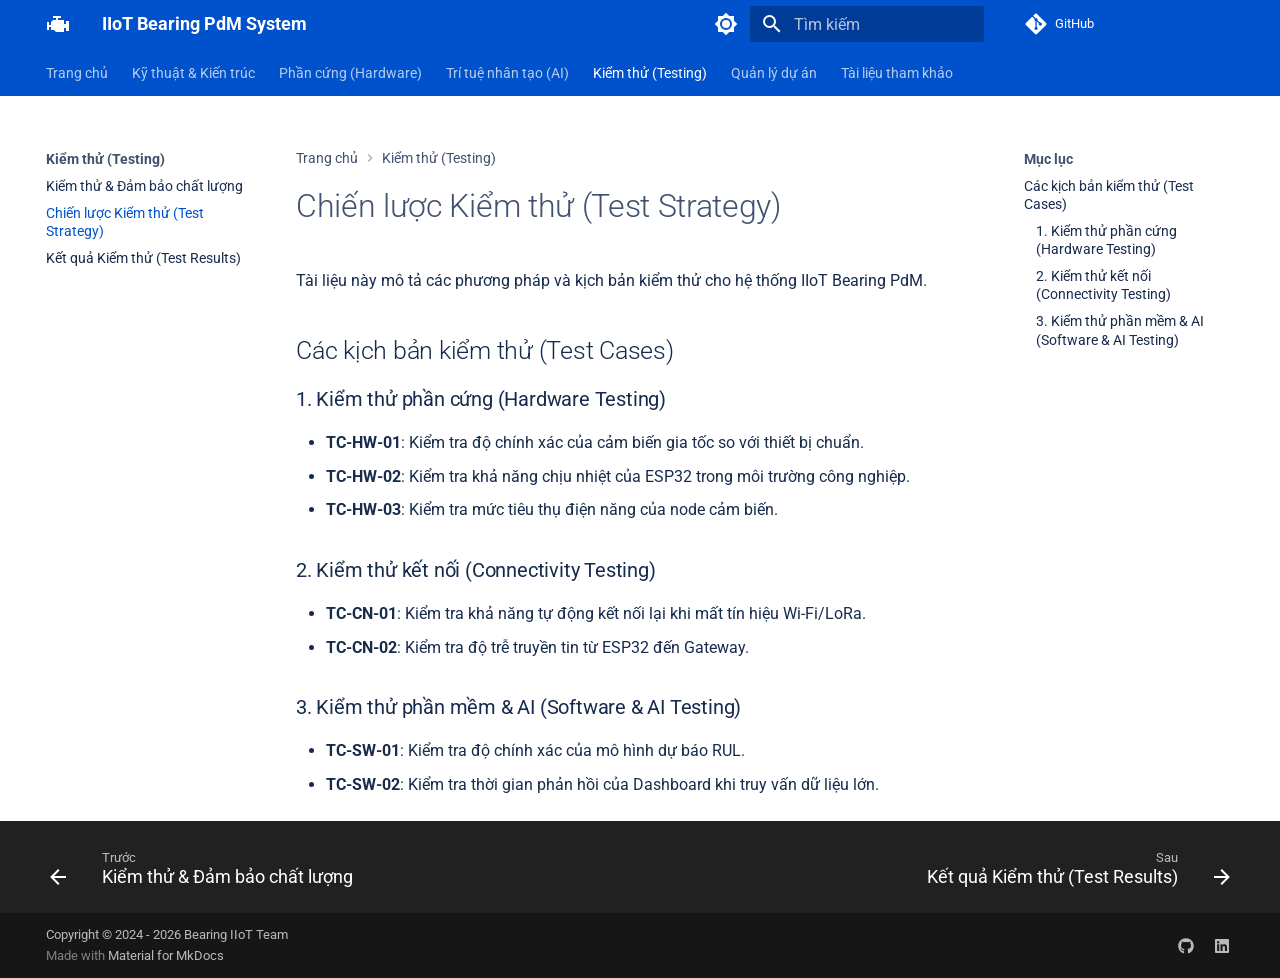
<file: testing-project/test-strategy/index.html>
<!doctype html>
<html lang="vi" class="no-js">
  <head>
    
      <meta charset="utf-8">
      <meta name="viewport" content="width=device-width,initial-scale=1">
      
      
      
        <link rel="canonical" href="https://FSB-IoT-Project.github.io/bearing-iiot/testing-project/test-strategy/">
      
      
        <link rel="prev" href="../../testing/">
      
      
        <link rel="next" href="../test-results/">
      
      
        
      
      
      <link rel="icon" href="../../assets/images/favicon.png">
      <meta name="generator" content="mkdocs-1.6.1, mkdocs-material-9.7.1">
    
    
      
        <title>Chiến lược Kiểm thử (Test Strategy) - IIoT Bearing PdM System</title>
      
    
    
      <link rel="stylesheet" href="../../assets/stylesheets/main.484c7ddc.min.css">
      
        
        <link rel="stylesheet" href="../../assets/stylesheets/palette.ab4e12ef.min.css">
      
      


    
    
      
    
    
      
        
        
        <link rel="preconnect" href="https://fonts.gstatic.com" crossorigin>
        <link rel="stylesheet" href="https://fonts.googleapis.com/css?family=Roboto:300,300i,400,400i,700,700i%7CRoboto+Mono:400,400i,700,700i&display=fallback">
        <style>:root{--md-text-font:"Roboto";--md-code-font:"Roboto Mono"}</style>
      
    
    
      <link rel="stylesheet" href="../../stylesheets/extra.css">
    
    <script>__md_scope=new URL("../..",location),__md_hash=e=>[...e].reduce(((e,_)=>(e<<5)-e+_.charCodeAt(0)),0),__md_get=(e,_=localStorage,t=__md_scope)=>JSON.parse(_.getItem(t.pathname+"."+e)),__md_set=(e,_,t=localStorage,a=__md_scope)=>{try{t.setItem(a.pathname+"."+e,JSON.stringify(_))}catch(e){}}</script>
    
      

    
    
  </head>
  
  
    
    
      
    
    
    
    
    <body dir="ltr" data-md-color-scheme="default" data-md-color-primary="custom" data-md-color-accent="custom">
  
    
    <input class="md-toggle" data-md-toggle="drawer" type="checkbox" id="__drawer" autocomplete="off">
    <input class="md-toggle" data-md-toggle="search" type="checkbox" id="__search" autocomplete="off">
    <label class="md-overlay" for="__drawer"></label>
    <div data-md-component="skip">
      
        
        <a href="#chien-luoc-kiem-thu-test-strategy" class="md-skip">
          Bỏ qua
        </a>
      
    </div>
    <div data-md-component="announce">
      
    </div>
    
    
      

<header class="md-header" data-md-component="header">
  <nav class="md-header__inner md-grid" aria-label="Đầu trang">
    <a href="../.." title="IIoT Bearing PdM System" class="md-header__button md-logo" aria-label="IIoT Bearing PdM System" data-md-component="logo">
      
  
  <svg xmlns="http://www.w3.org/2000/svg" viewBox="0 0 24 24"><path d="M7 4v2h3v2H7l-2 2v3H3v-3H1v8h2v-3h2v3h3l2 2h8v-4h2v3h3V9h-3v3h-2V8h-6V6h3V4z"/></svg>

    </a>
    <label class="md-header__button md-icon" for="__drawer">
      
      <svg xmlns="http://www.w3.org/2000/svg" viewBox="0 0 24 24"><path d="M3 6h18v2H3zm0 5h18v2H3zm0 5h18v2H3z"/></svg>
    </label>
    <div class="md-header__title" data-md-component="header-title">
      <div class="md-header__ellipsis">
        <div class="md-header__topic">
          <span class="md-ellipsis">
            IIoT Bearing PdM System
          </span>
        </div>
        <div class="md-header__topic" data-md-component="header-topic">
          <span class="md-ellipsis">
            
              Chiến lược Kiểm thử (Test Strategy)
            
          </span>
        </div>
      </div>
    </div>
    
      
        <form class="md-header__option" data-md-component="palette">
  
    
    
    
    <input class="md-option" data-md-color-media="(prefers-color-scheme: light)" data-md-color-scheme="default" data-md-color-primary="custom" data-md-color-accent="custom"  aria-label="Switch to dark mode"  type="radio" name="__palette" id="__palette_0">
    
      <label class="md-header__button md-icon" title="Switch to dark mode" for="__palette_1" hidden>
        <svg xmlns="http://www.w3.org/2000/svg" viewBox="0 0 24 24"><path d="M12 8a4 4 0 0 0-4 4 4 4 0 0 0 4 4 4 4 0 0 0 4-4 4 4 0 0 0-4-4m0 10a6 6 0 0 1-6-6 6 6 0 0 1 6-6 6 6 0 0 1 6 6 6 6 0 0 1-6 6m8-9.31V4h-4.69L12 .69 8.69 4H4v4.69L.69 12 4 15.31V20h4.69L12 23.31 15.31 20H20v-4.69L23.31 12z"/></svg>
      </label>
    
  
    
    
    
    <input class="md-option" data-md-color-media="(prefers-color-scheme: dark)" data-md-color-scheme="slate" data-md-color-primary="custom" data-md-color-accent="custom"  aria-label="Switch to light mode"  type="radio" name="__palette" id="__palette_1">
    
      <label class="md-header__button md-icon" title="Switch to light mode" for="__palette_0" hidden>
        <svg xmlns="http://www.w3.org/2000/svg" viewBox="0 0 24 24"><path d="M12 18c-.89 0-1.74-.2-2.5-.55C11.56 16.5 13 14.42 13 12s-1.44-4.5-3.5-5.45C10.26 6.2 11.11 6 12 6a6 6 0 0 1 6 6 6 6 0 0 1-6 6m8-9.31V4h-4.69L12 .69 8.69 4H4v4.69L.69 12 4 15.31V20h4.69L12 23.31 15.31 20H20v-4.69L23.31 12z"/></svg>
      </label>
    
  
</form>
      
    
    
      <script>var palette=__md_get("__palette");if(palette&&palette.color){if("(prefers-color-scheme)"===palette.color.media){var media=matchMedia("(prefers-color-scheme: light)"),input=document.querySelector(media.matches?"[data-md-color-media='(prefers-color-scheme: light)']":"[data-md-color-media='(prefers-color-scheme: dark)']");palette.color.media=input.getAttribute("data-md-color-media"),palette.color.scheme=input.getAttribute("data-md-color-scheme"),palette.color.primary=input.getAttribute("data-md-color-primary"),palette.color.accent=input.getAttribute("data-md-color-accent")}for(var[key,value]of Object.entries(palette.color))document.body.setAttribute("data-md-color-"+key,value)}</script>
    
    
    
      
      
        <label class="md-header__button md-icon" for="__search">
          
          <svg xmlns="http://www.w3.org/2000/svg" viewBox="0 0 24 24"><path d="M9.5 3A6.5 6.5 0 0 1 16 9.5c0 1.61-.59 3.09-1.56 4.23l.27.27h.79l5 5-1.5 1.5-5-5v-.79l-.27-.27A6.52 6.52 0 0 1 9.5 16 6.5 6.5 0 0 1 3 9.5 6.5 6.5 0 0 1 9.5 3m0 2C7 5 5 7 5 9.5S7 14 9.5 14 14 12 14 9.5 12 5 9.5 5"/></svg>
        </label>
        <div class="md-search" data-md-component="search" role="dialog">
  <label class="md-search__overlay" for="__search"></label>
  <div class="md-search__inner" role="search">
    <form class="md-search__form" name="search">
      <input type="text" class="md-search__input" name="query" aria-label="Tìm kiếm" placeholder="Tìm kiếm" autocapitalize="off" autocorrect="off" autocomplete="off" spellcheck="false" data-md-component="search-query" required>
      <label class="md-search__icon md-icon" for="__search">
        
        <svg xmlns="http://www.w3.org/2000/svg" viewBox="0 0 24 24"><path d="M9.5 3A6.5 6.5 0 0 1 16 9.5c0 1.61-.59 3.09-1.56 4.23l.27.27h.79l5 5-1.5 1.5-5-5v-.79l-.27-.27A6.52 6.52 0 0 1 9.5 16 6.5 6.5 0 0 1 3 9.5 6.5 6.5 0 0 1 9.5 3m0 2C7 5 5 7 5 9.5S7 14 9.5 14 14 12 14 9.5 12 5 9.5 5"/></svg>
        
        <svg xmlns="http://www.w3.org/2000/svg" viewBox="0 0 24 24"><path d="M20 11v2H8l5.5 5.5-1.42 1.42L4.16 12l7.92-7.92L13.5 5.5 8 11z"/></svg>
      </label>
      <nav class="md-search__options" aria-label="Tìm kiếm">
        
          <a href="javascript:void(0)" class="md-search__icon md-icon" title="Chia sẻ" aria-label="Chia sẻ" data-clipboard data-clipboard-text="" data-md-component="search-share" tabindex="-1">
            
            <svg xmlns="http://www.w3.org/2000/svg" viewBox="0 0 24 24"><path d="M18 16.08c-.76 0-1.44.3-1.96.77L8.91 12.7c.05-.23.09-.46.09-.7s-.04-.47-.09-.7l7.05-4.11c.54.5 1.25.81 2.04.81a3 3 0 0 0 3-3 3 3 0 0 0-3-3 3 3 0 0 0-3 3c0 .24.04.47.09.7L8.04 9.81C7.5 9.31 6.79 9 6 9a3 3 0 0 0-3 3 3 3 0 0 0 3 3c.79 0 1.5-.31 2.04-.81l7.12 4.15c-.05.21-.08.43-.08.66 0 1.61 1.31 2.91 2.92 2.91s2.92-1.3 2.92-2.91A2.92 2.92 0 0 0 18 16.08"/></svg>
          </a>
        
        <button type="reset" class="md-search__icon md-icon" title="Xoá" aria-label="Xoá" tabindex="-1">
          
          <svg xmlns="http://www.w3.org/2000/svg" viewBox="0 0 24 24"><path d="M19 6.41 17.59 5 12 10.59 6.41 5 5 6.41 10.59 12 5 17.59 6.41 19 12 13.41 17.59 19 19 17.59 13.41 12z"/></svg>
        </button>
      </nav>
      
        <div class="md-search__suggest" data-md-component="search-suggest"></div>
      
    </form>
    <div class="md-search__output">
      <div class="md-search__scrollwrap" tabindex="0" data-md-scrollfix>
        <div class="md-search-result" data-md-component="search-result">
          <div class="md-search-result__meta">
            Initializing search
          </div>
          <ol class="md-search-result__list" role="presentation"></ol>
        </div>
      </div>
    </div>
  </div>
</div>
      
    
    
      <div class="md-header__source">
        <a href="https://github.com/FSB-IoT-Project/bearing-iiot" title="Xem mã nguồn" class="md-source" data-md-component="source">
  <div class="md-source__icon md-icon">
    
    <svg xmlns="http://www.w3.org/2000/svg" viewBox="0 0 448 512"><!--! Font Awesome Free 7.1.0 by @fontawesome - https://fontawesome.com License - https://fontawesome.com/license/free (Icons: CC BY 4.0, Fonts: SIL OFL 1.1, Code: MIT License) Copyright 2025 Fonticons, Inc.--><path d="M439.6 236.1 244 40.5c-5.4-5.5-12.8-8.5-20.4-8.5s-15 3-20.4 8.4L162.5 81l51.5 51.5c27.1-9.1 52.7 16.8 43.4 43.7l49.7 49.7c34.2-11.8 61.2 31 35.5 56.7-26.5 26.5-70.2-2.9-56-37.3L240.3 199v121.9c25.3 12.5 22.3 41.8 9.1 55-6.4 6.4-15.2 10.1-24.3 10.1s-17.8-3.6-24.3-10.1c-17.6-17.6-11.1-46.9 11.2-56v-123c-20.8-8.5-24.6-30.7-18.6-45L142.6 101 8.5 235.1C3 240.6 0 247.9 0 255.5s3 15 8.5 20.4l195.6 195.7c5.4 5.4 12.7 8.4 20.4 8.4s15-3 20.4-8.4l194.7-194.7c5.4-5.4 8.4-12.8 8.4-20.4s-3-15-8.4-20.4"/></svg>
  </div>
  <div class="md-source__repository">
    GitHub
  </div>
</a>
      </div>
    
  </nav>
  
</header>
    
    <div class="md-container" data-md-component="container">
      
      
        
          
            
<nav class="md-tabs" aria-label="Tabs" data-md-component="tabs">
  <div class="md-grid">
    <ul class="md-tabs__list">
      
        
  
  
  
  
    <li class="md-tabs__item">
      <a href="../.." class="md-tabs__link">
        
  
  
    
  
  Trang chủ

      </a>
    </li>
  

      
        
  
  
  
  
    
    
      <li class="md-tabs__item">
        <a href="../../architecture/" class="md-tabs__link">
          
  
  
    
  
  Kỹ thuật & Kiến trúc

        </a>
      </li>
    
  

      
        
  
  
  
  
    
    
      <li class="md-tabs__item">
        <a href="../../hardware/esp32/" class="md-tabs__link">
          
  
  
    
  
  Phần cứng (Hardware)

        </a>
      </li>
    
  

      
        
  
  
  
  
    
    
      <li class="md-tabs__item">
        <a href="../../ml-models/" class="md-tabs__link">
          
  
  
    
  
  Trí tuệ nhân tạo (AI)

        </a>
      </li>
    
  

      
        
  
  
  
    
  
  
    
    
      <li class="md-tabs__item md-tabs__item--active">
        <a href="../../testing/" class="md-tabs__link">
          
  
  
    
  
  Kiểm thử (Testing)

        </a>
      </li>
    
  

      
        
  
  
  
  
    
    
      <li class="md-tabs__item">
        <a href="../../roadmap/" class="md-tabs__link">
          
  
  
    
  
  Quản lý dự án

        </a>
      </li>
    
  

      
        
  
  
  
  
    <li class="md-tabs__item">
      <a href="../../references/" class="md-tabs__link">
        
  
  
    
  
  Tài liệu tham khảo

      </a>
    </li>
  

      
    </ul>
  </div>
</nav>
          
        
      
      <main class="md-main" data-md-component="main">
        <div class="md-main__inner md-grid">
          
            
              
              <div class="md-sidebar md-sidebar--primary" data-md-component="sidebar" data-md-type="navigation" >
                <div class="md-sidebar__scrollwrap">
                  <div class="md-sidebar__inner">
                    


  


<nav class="md-nav md-nav--primary md-nav--lifted" aria-label="Thanh điều hướng" data-md-level="0">
  <label class="md-nav__title" for="__drawer">
    <a href="../.." title="IIoT Bearing PdM System" class="md-nav__button md-logo" aria-label="IIoT Bearing PdM System" data-md-component="logo">
      
  
  <svg xmlns="http://www.w3.org/2000/svg" viewBox="0 0 24 24"><path d="M7 4v2h3v2H7l-2 2v3H3v-3H1v8h2v-3h2v3h3l2 2h8v-4h2v3h3V9h-3v3h-2V8h-6V6h3V4z"/></svg>

    </a>
    IIoT Bearing PdM System
  </label>
  
    <div class="md-nav__source">
      <a href="https://github.com/FSB-IoT-Project/bearing-iiot" title="Xem mã nguồn" class="md-source" data-md-component="source">
  <div class="md-source__icon md-icon">
    
    <svg xmlns="http://www.w3.org/2000/svg" viewBox="0 0 448 512"><!--! Font Awesome Free 7.1.0 by @fontawesome - https://fontawesome.com License - https://fontawesome.com/license/free (Icons: CC BY 4.0, Fonts: SIL OFL 1.1, Code: MIT License) Copyright 2025 Fonticons, Inc.--><path d="M439.6 236.1 244 40.5c-5.4-5.5-12.8-8.5-20.4-8.5s-15 3-20.4 8.4L162.5 81l51.5 51.5c27.1-9.1 52.7 16.8 43.4 43.7l49.7 49.7c34.2-11.8 61.2 31 35.5 56.7-26.5 26.5-70.2-2.9-56-37.3L240.3 199v121.9c25.3 12.5 22.3 41.8 9.1 55-6.4 6.4-15.2 10.1-24.3 10.1s-17.8-3.6-24.3-10.1c-17.6-17.6-11.1-46.9 11.2-56v-123c-20.8-8.5-24.6-30.7-18.6-45L142.6 101 8.5 235.1C3 240.6 0 247.9 0 255.5s3 15 8.5 20.4l195.6 195.7c5.4 5.4 12.7 8.4 20.4 8.4s15-3 20.4-8.4l194.7-194.7c5.4-5.4 8.4-12.8 8.4-20.4s-3-15-8.4-20.4"/></svg>
  </div>
  <div class="md-source__repository">
    GitHub
  </div>
</a>
    </div>
  
  <ul class="md-nav__list" data-md-scrollfix>
    
      
      
  
  
  
  
    <li class="md-nav__item">
      <a href="../.." class="md-nav__link">
        
  
  
  <span class="md-ellipsis">
    
  
    Trang chủ
  

    
  </span>
  
  

      </a>
    </li>
  

    
      
      
  
  
  
  
    
    
      
        
      
        
      
    
    
    
      
      
        
      
    
    
    <li class="md-nav__item md-nav__item--nested">
      
        
        
          
        
        <input class="md-nav__toggle md-toggle md-toggle--indeterminate" type="checkbox" id="__nav_2" >
        
          
          <label class="md-nav__link" for="__nav_2" id="__nav_2_label" tabindex="0">
            
  
  
  <span class="md-ellipsis">
    
  
    Kỹ thuật & Kiến trúc
  

    
  </span>
  
  

            <span class="md-nav__icon md-icon"></span>
          </label>
        
        <nav class="md-nav" data-md-level="1" aria-labelledby="__nav_2_label" aria-expanded="false">
          <label class="md-nav__title" for="__nav_2">
            <span class="md-nav__icon md-icon"></span>
            
  
    Kỹ thuật & Kiến trúc
  

          </label>
          <ul class="md-nav__list" data-md-scrollfix>
            
              
                
  
  
  
  
    <li class="md-nav__item">
      <a href="../../architecture/" class="md-nav__link">
        
  
  
  <span class="md-ellipsis">
    
  
    Kiến trúc hệ thống
  

    
  </span>
  
  

      </a>
    </li>
  

              
            
              
                
  
  
  
  
    <li class="md-nav__item">
      <a href="../../specification/" class="md-nav__link">
        
  
  
  <span class="md-ellipsis">
    
  
    Đặc tả kỹ thuật
  

    
  </span>
  
  

      </a>
    </li>
  

              
            
          </ul>
        </nav>
      
    </li>
  

    
      
      
  
  
  
  
    
    
      
        
      
        
      
        
      
    
    
    
      
      
        
      
    
    
    <li class="md-nav__item md-nav__item--nested">
      
        
        
          
        
        <input class="md-nav__toggle md-toggle md-toggle--indeterminate" type="checkbox" id="__nav_3" >
        
          
          <label class="md-nav__link" for="__nav_3" id="__nav_3_label" tabindex="0">
            
  
  
  <span class="md-ellipsis">
    
  
    Phần cứng (Hardware)
  

    
  </span>
  
  

            <span class="md-nav__icon md-icon"></span>
          </label>
        
        <nav class="md-nav" data-md-level="1" aria-labelledby="__nav_3_label" aria-expanded="false">
          <label class="md-nav__title" for="__nav_3">
            <span class="md-nav__icon md-icon"></span>
            
  
    Phần cứng (Hardware)
  

          </label>
          <ul class="md-nav__list" data-md-scrollfix>
            
              
                
  
  
  
  
    <li class="md-nav__item">
      <a href="../../hardware/esp32/" class="md-nav__link">
        
  
  
  <span class="md-ellipsis">
    
  
    Thiết bị ESP32 S3 N16R8
  

    
  </span>
  
  

      </a>
    </li>
  

              
            
              
                
  
  
  
  
    <li class="md-nav__item">
      <a href="../../hardware/raspberry-pi/" class="md-nav__link">
        
  
  
  <span class="md-ellipsis">
    
  
    Raspberry Pi 4
  

    
  </span>
  
  

      </a>
    </li>
  

              
            
              
                
  
  
  
  
    <li class="md-nav__item">
      <a href="../../hardware/cloud-server/" class="md-nav__link">
        
  
  
  <span class="md-ellipsis">
    
  
    Cloud Server
  

    
  </span>
  
  

      </a>
    </li>
  

              
            
          </ul>
        </nav>
      
    </li>
  

    
      
      
  
  
  
  
    
    
      
        
      
        
      
    
    
    
      
      
        
      
    
    
    <li class="md-nav__item md-nav__item--nested">
      
        
        
          
        
        <input class="md-nav__toggle md-toggle md-toggle--indeterminate" type="checkbox" id="__nav_4" >
        
          
          <label class="md-nav__link" for="__nav_4" id="__nav_4_label" tabindex="0">
            
  
  
  <span class="md-ellipsis">
    
  
    Trí tuệ nhân tạo (AI)
  

    
  </span>
  
  

            <span class="md-nav__icon md-icon"></span>
          </label>
        
        <nav class="md-nav" data-md-level="1" aria-labelledby="__nav_4_label" aria-expanded="false">
          <label class="md-nav__title" for="__nav_4">
            <span class="md-nav__icon md-icon"></span>
            
  
    Trí tuệ nhân tạo (AI)
  

          </label>
          <ul class="md-nav__list" data-md-scrollfix>
            
              
                
  
  
  
  
    <li class="md-nav__item">
      <a href="../../ml-models/" class="md-nav__link">
        
  
  
  <span class="md-ellipsis">
    
  
    Mô hình Học máy (ML Models)
  

    
  </span>
  
  

      </a>
    </li>
  

              
            
              
                
  
  
  
  
    <li class="md-nav__item">
      <a href="../../or-tools/" class="md-nav__link">
        
  
  
  <span class="md-ellipsis">
    
  
    Tối ưu hóa (OR-Tools)
  

    
  </span>
  
  

      </a>
    </li>
  

              
            
          </ul>
        </nav>
      
    </li>
  

    
      
      
  
  
    
  
  
  
    
    
      
        
      
        
      
        
      
    
    
    
      
        
        
      
      
        
      
    
    
    <li class="md-nav__item md-nav__item--active md-nav__item--section md-nav__item--nested">
      
        
        
        <input class="md-nav__toggle md-toggle " type="checkbox" id="__nav_5" checked>
        
          
          <label class="md-nav__link" for="__nav_5" id="__nav_5_label" tabindex="">
            
  
  
  <span class="md-ellipsis">
    
  
    Kiểm thử (Testing)
  

    
  </span>
  
  

            <span class="md-nav__icon md-icon"></span>
          </label>
        
        <nav class="md-nav" data-md-level="1" aria-labelledby="__nav_5_label" aria-expanded="true">
          <label class="md-nav__title" for="__nav_5">
            <span class="md-nav__icon md-icon"></span>
            
  
    Kiểm thử (Testing)
  

          </label>
          <ul class="md-nav__list" data-md-scrollfix>
            
              
                
  
  
  
  
    <li class="md-nav__item">
      <a href="../../testing/" class="md-nav__link">
        
  
  
  <span class="md-ellipsis">
    
  
    Kiểm thử &amp; Đảm bảo chất lượng
  

    
  </span>
  
  

      </a>
    </li>
  

              
            
              
                
  
  
    
  
  
  
    <li class="md-nav__item md-nav__item--active">
      
      <input class="md-nav__toggle md-toggle" type="checkbox" id="__toc">
      
      
        
      
      
        <label class="md-nav__link md-nav__link--active" for="__toc">
          
  
  
  <span class="md-ellipsis">
    
  
    Chiến lược Kiểm thử (Test Strategy)
  

    
  </span>
  
  

          <span class="md-nav__icon md-icon"></span>
        </label>
      
      <a href="./" class="md-nav__link md-nav__link--active">
        
  
  
  <span class="md-ellipsis">
    
  
    Chiến lược Kiểm thử (Test Strategy)
  

    
  </span>
  
  

      </a>
      
        

<nav class="md-nav md-nav--secondary" aria-label="Mục lục">
  
  
  
    
  
  
    <label class="md-nav__title" for="__toc">
      <span class="md-nav__icon md-icon"></span>
      Mục lục
    </label>
    <ul class="md-nav__list" data-md-component="toc" data-md-scrollfix>
      
        <li class="md-nav__item">
  <a href="#cac-kich-ban-kiem-thu-test-cases" class="md-nav__link">
    <span class="md-ellipsis">
      
        Các kịch bản kiểm thử (Test Cases)
      
    </span>
  </a>
  
    <nav class="md-nav" aria-label="Các kịch bản kiểm thử (Test Cases)">
      <ul class="md-nav__list">
        
          <li class="md-nav__item">
  <a href="#1-kiem-thu-phan-cung-hardware-testing" class="md-nav__link">
    <span class="md-ellipsis">
      
        1. Kiểm thử phần cứng (Hardware Testing)
      
    </span>
  </a>
  
</li>
        
          <li class="md-nav__item">
  <a href="#2-kiem-thu-ket-noi-connectivity-testing" class="md-nav__link">
    <span class="md-ellipsis">
      
        2. Kiểm thử kết nối (Connectivity Testing)
      
    </span>
  </a>
  
</li>
        
          <li class="md-nav__item">
  <a href="#3-kiem-thu-phan-mem-ai-software-ai-testing" class="md-nav__link">
    <span class="md-ellipsis">
      
        3. Kiểm thử phần mềm &amp; AI (Software &amp; AI Testing)
      
    </span>
  </a>
  
</li>
        
      </ul>
    </nav>
  
</li>
      
    </ul>
  
</nav>
      
    </li>
  

              
            
              
                
  
  
  
  
    <li class="md-nav__item">
      <a href="../test-results/" class="md-nav__link">
        
  
  
  <span class="md-ellipsis">
    
  
    Kết quả Kiểm thử (Test Results)
  

    
  </span>
  
  

      </a>
    </li>
  

              
            
          </ul>
        </nav>
      
    </li>
  

    
      
      
  
  
  
  
    
    
      
        
      
        
      
    
    
    
      
      
        
      
    
    
    <li class="md-nav__item md-nav__item--nested">
      
        
        
          
        
        <input class="md-nav__toggle md-toggle md-toggle--indeterminate" type="checkbox" id="__nav_6" >
        
          
          <label class="md-nav__link" for="__nav_6" id="__nav_6_label" tabindex="0">
            
  
  
  <span class="md-ellipsis">
    
  
    Quản lý dự án
  

    
  </span>
  
  

            <span class="md-nav__icon md-icon"></span>
          </label>
        
        <nav class="md-nav" data-md-level="1" aria-labelledby="__nav_6_label" aria-expanded="false">
          <label class="md-nav__title" for="__nav_6">
            <span class="md-nav__icon md-icon"></span>
            
  
    Quản lý dự án
  

          </label>
          <ul class="md-nav__list" data-md-scrollfix>
            
              
                
  
  
  
  
    <li class="md-nav__item">
      <a href="../../roadmap/" class="md-nav__link">
        
  
  
  <span class="md-ellipsis">
    
  
    Lộ trình
  

    
  </span>
  
  

      </a>
    </li>
  

              
            
              
                
  
  
  
  
    <li class="md-nav__item">
      <a href="../../style-guide/" class="md-nav__link">
        
  
  
  <span class="md-ellipsis">
    
  
    Hướng dẫn thiết kế
  

    
  </span>
  
  

      </a>
    </li>
  

              
            
          </ul>
        </nav>
      
    </li>
  

    
      
      
  
  
  
  
    <li class="md-nav__item">
      <a href="../../references/" class="md-nav__link">
        
  
  
  <span class="md-ellipsis">
    
  
    Tài liệu tham khảo
  

    
  </span>
  
  

      </a>
    </li>
  

    
  </ul>
</nav>
                  </div>
                </div>
              </div>
            
            
              
              <div class="md-sidebar md-sidebar--secondary" data-md-component="sidebar" data-md-type="toc" >
                <div class="md-sidebar__scrollwrap">
                  <div class="md-sidebar__inner">
                    

<nav class="md-nav md-nav--secondary" aria-label="Mục lục">
  
  
  
    
  
  
    <label class="md-nav__title" for="__toc">
      <span class="md-nav__icon md-icon"></span>
      Mục lục
    </label>
    <ul class="md-nav__list" data-md-component="toc" data-md-scrollfix>
      
        <li class="md-nav__item">
  <a href="#cac-kich-ban-kiem-thu-test-cases" class="md-nav__link">
    <span class="md-ellipsis">
      
        Các kịch bản kiểm thử (Test Cases)
      
    </span>
  </a>
  
    <nav class="md-nav" aria-label="Các kịch bản kiểm thử (Test Cases)">
      <ul class="md-nav__list">
        
          <li class="md-nav__item">
  <a href="#1-kiem-thu-phan-cung-hardware-testing" class="md-nav__link">
    <span class="md-ellipsis">
      
        1. Kiểm thử phần cứng (Hardware Testing)
      
    </span>
  </a>
  
</li>
        
          <li class="md-nav__item">
  <a href="#2-kiem-thu-ket-noi-connectivity-testing" class="md-nav__link">
    <span class="md-ellipsis">
      
        2. Kiểm thử kết nối (Connectivity Testing)
      
    </span>
  </a>
  
</li>
        
          <li class="md-nav__item">
  <a href="#3-kiem-thu-phan-mem-ai-software-ai-testing" class="md-nav__link">
    <span class="md-ellipsis">
      
        3. Kiểm thử phần mềm &amp; AI (Software &amp; AI Testing)
      
    </span>
  </a>
  
</li>
        
      </ul>
    </nav>
  
</li>
      
    </ul>
  
</nav>
                  </div>
                </div>
              </div>
            
          
          
            <div class="md-content" data-md-component="content">
              
                



  


  <nav class="md-path" aria-label="Thanh điều hướng" >
    <ol class="md-path__list">
      
        
  
  
    <li class="md-path__item">
      <a href="../.." class="md-path__link">
        
  <span class="md-ellipsis">
    Trang chủ
  </span>

      </a>
    </li>
  

      
      
        
  
  
    
    
      <li class="md-path__item">
        <a href="../../testing/" class="md-path__link">
          
  <span class="md-ellipsis">
    Kiểm thử (Testing)
  </span>

        </a>
      </li>
    
  

      
    </ol>
  </nav>

              
              <article class="md-content__inner md-typeset">
                
                  


  
  


<h1 id="chien-luoc-kiem-thu-test-strategy">Chiến lược Kiểm thử (Test Strategy)</h1>
<p>Tài liệu này mô tả các phương pháp và kịch bản kiểm thử cho hệ thống IIoT Bearing PdM.</p>
<h2 id="cac-kich-ban-kiem-thu-test-cases">Các kịch bản kiểm thử (Test Cases)</h2>
<h3 id="1-kiem-thu-phan-cung-hardware-testing">1. Kiểm thử phần cứng (Hardware Testing)</h3>
<ul>
<li><strong>TC-HW-01</strong>: Kiểm tra độ chính xác của cảm biến gia tốc so với thiết bị chuẩn.</li>
<li><strong>TC-HW-02</strong>: Kiểm tra khả năng chịu nhiệt của ESP32 trong môi trường công nghiệp.</li>
<li><strong>TC-HW-03</strong>: Kiểm tra mức tiêu thụ điện năng của node cảm biến.</li>
</ul>
<h3 id="2-kiem-thu-ket-noi-connectivity-testing">2. Kiểm thử kết nối (Connectivity Testing)</h3>
<ul>
<li><strong>TC-CN-01</strong>: Kiểm tra khả năng tự động kết nối lại khi mất tín hiệu Wi-Fi/LoRa.</li>
<li><strong>TC-CN-02</strong>: Kiểm tra độ trễ truyền tin từ ESP32 đến Gateway.</li>
</ul>
<h3 id="3-kiem-thu-phan-mem-ai-software-ai-testing">3. Kiểm thử phần mềm &amp; AI (Software &amp; AI Testing)</h3>
<ul>
<li><strong>TC-SW-01</strong>: Kiểm tra độ chính xác của mô hình dự báo RUL.</li>
<li><strong>TC-SW-02</strong>: Kiểm tra thời gian phản hồi của Dashboard khi truy vấn dữ liệu lớn.</li>
</ul>












                
              </article>
            </div>
          
          
<script>var target=document.getElementById(location.hash.slice(1));target&&target.name&&(target.checked=target.name.startsWith("__tabbed_"))</script>
        </div>
        
          <button type="button" class="md-top md-icon" data-md-component="top" hidden>
  
  <svg xmlns="http://www.w3.org/2000/svg" viewBox="0 0 24 24"><path d="M13 20h-2V8l-5.5 5.5-1.42-1.42L12 4.16l7.92 7.92-1.42 1.42L13 8z"/></svg>
  Trở lại mục lục
</button>
        
      </main>
      
        <footer class="md-footer">
  
    
      
      <nav class="md-footer__inner md-grid" aria-label="Chân trang" >
        
          
          <a href="../../testing/" class="md-footer__link md-footer__link--prev" aria-label="Trước: Kiểm thử &amp;amp; Đảm bảo chất lượng">
            <div class="md-footer__button md-icon">
              
              <svg xmlns="http://www.w3.org/2000/svg" viewBox="0 0 24 24"><path d="M20 11v2H8l5.5 5.5-1.42 1.42L4.16 12l7.92-7.92L13.5 5.5 8 11z"/></svg>
            </div>
            <div class="md-footer__title">
              <span class="md-footer__direction">
                Trước
              </span>
              <div class="md-ellipsis">
                Kiểm thử &amp; Đảm bảo chất lượng
              </div>
            </div>
          </a>
        
        
          
          <a href="../test-results/" class="md-footer__link md-footer__link--next" aria-label="Sau: Kết quả Kiểm thử (Test Results)">
            <div class="md-footer__title">
              <span class="md-footer__direction">
                Sau
              </span>
              <div class="md-ellipsis">
                Kết quả Kiểm thử (Test Results)
              </div>
            </div>
            <div class="md-footer__button md-icon">
              
              <svg xmlns="http://www.w3.org/2000/svg" viewBox="0 0 24 24"><path d="M4 11v2h12l-5.5 5.5 1.42 1.42L19.84 12l-7.92-7.92L10.5 5.5 16 11z"/></svg>
            </div>
          </a>
        
      </nav>
    
  
  <div class="md-footer-meta md-typeset">
    <div class="md-footer-meta__inner md-grid">
      <div class="md-copyright">
  
    <div class="md-copyright__highlight">
      Copyright &copy; 2024 - 2026 Bearing IIoT Team
    </div>
  
  
    Made with
    <a href="https://squidfunk.github.io/mkdocs-material/" target="_blank" rel="noopener">
      Material for MkDocs
    </a>
  
</div>
      
        
<div class="md-social">
  
    
    
    
    
      
      
    
    <a href="https://github.com/trungbuidesu" target="_blank" rel="noopener" title="github.com" class="md-social__link">
      <svg xmlns="http://www.w3.org/2000/svg" viewBox="0 0 512 512"><!--! Font Awesome Free 7.1.0 by @fontawesome - https://fontawesome.com License - https://fontawesome.com/license/free (Icons: CC BY 4.0, Fonts: SIL OFL 1.1, Code: MIT License) Copyright 2025 Fonticons, Inc.--><path d="M173.9 397.4c0 2-2.3 3.6-5.2 3.6-3.3.3-5.6-1.3-5.6-3.6 0-2 2.3-3.6 5.2-3.6 3-.3 5.6 1.3 5.6 3.6m-31.1-4.5c-.7 2 1.3 4.3 4.3 4.9 2.6 1 5.6 0 6.2-2s-1.3-4.3-4.3-5.2c-2.6-.7-5.5.3-6.2 2.3m44.2-1.7c-2.9.7-4.9 2.6-4.6 4.9.3 2 2.9 3.3 5.9 2.6 2.9-.7 4.9-2.6 4.6-4.6-.3-1.9-3-3.2-5.9-2.9M252.8 8C114.1 8 8 113.3 8 252c0 110.9 69.8 205.8 169.5 239.2 12.8 2.3 17.3-5.6 17.3-12.1 0-6.2-.3-40.4-.3-61.4 0 0-70 15-84.7-29.8 0 0-11.4-29.1-27.8-36.6 0 0-22.9-15.7 1.6-15.4 0 0 24.9 2 38.6 25.8 21.9 38.6 58.6 27.5 72.9 20.9 2.3-16 8.8-27.1 16-33.7-55.9-6.2-112.3-14.3-112.3-110.5 0-27.5 7.6-41.3 23.6-58.9-2.6-6.5-11.1-33.3 2.6-67.9 20.9-6.5 69 27 69 27 20-5.6 41.5-8.5 62.8-8.5s42.8 2.9 62.8 8.5c0 0 48.1-33.6 69-27 13.7 34.7 5.2 61.4 2.6 67.9 16 17.7 25.8 31.5 25.8 58.9 0 96.5-58.9 104.2-114.8 110.5 9.2 7.9 17 22.9 17 46.4 0 33.7-.3 75.4-.3 83.6 0 6.5 4.6 14.4 17.3 12.1C436.2 457.8 504 362.9 504 252 504 113.3 391.5 8 252.8 8M105.2 352.9c-1.3 1-1 3.3.7 5.2 1.6 1.6 3.9 2.3 5.2 1 1.3-1 1-3.3-.7-5.2-1.6-1.6-3.9-2.3-5.2-1m-10.8-8.1c-.7 1.3.3 2.9 2.3 3.9 1.6 1 3.6.7 4.3-.7.7-1.3-.3-2.9-2.3-3.9-2-.6-3.6-.3-4.3.7m32.4 35.6c-1.6 1.3-1 4.3 1.3 6.2 2.3 2.3 5.2 2.6 6.5 1 1.3-1.3.7-4.3-1.3-6.2-2.2-2.3-5.2-2.6-6.5-1m-11.4-14.7c-1.6 1-1.6 3.6 0 5.9s4.3 3.3 5.6 2.3c1.6-1.3 1.6-3.9 0-6.2-1.4-2.3-4-3.3-5.6-2"/></svg>
    </a>
  
    
    
    
    
      
      
    
    <a href="https://www.linkedin.com/in/buiductrung29/" target="_blank" rel="noopener" title="www.linkedin.com" class="md-social__link">
      <svg xmlns="http://www.w3.org/2000/svg" viewBox="0 0 448 512"><!--! Font Awesome Free 7.1.0 by @fontawesome - https://fontawesome.com License - https://fontawesome.com/license/free (Icons: CC BY 4.0, Fonts: SIL OFL 1.1, Code: MIT License) Copyright 2025 Fonticons, Inc.--><path d="M416 32H31.9C14.3 32 0 46.5 0 64.3v383.4C0 465.5 14.3 480 31.9 480H416c17.6 0 32-14.5 32-32.3V64.3c0-17.8-14.4-32.3-32-32.3M135.4 416H69V202.2h66.5V416zM102.2 96a38.5 38.5 0 1 1 0 77 38.5 38.5 0 1 1 0-77m282.1 320h-66.4V312c0-24.8-.5-56.7-34.5-56.7-34.6 0-39.9 27-39.9 54.9V416h-66.4V202.2h63.7v29.2h.9c8.9-16.8 30.6-34.5 62.9-34.5 67.2 0 79.7 44.3 79.7 101.9z"/></svg>
    </a>
  
</div>
      
    </div>
  </div>
</footer>
      
    </div>
    <div class="md-dialog" data-md-component="dialog">
      <div class="md-dialog__inner md-typeset"></div>
    </div>
    
    
    
      
      
      <script id="__config" type="application/json">{"annotate": null, "base": "../..", "features": ["navigation.tabs", "navigation.sections", "navigation.expand", "navigation.path", "navigation.top", "navigation.footer", "navigation.tracking", "navigation.instant", "navigation.indexes", "search.suggest", "search.highlight", "search.share", "content.code.copy", "content.code.annotate"], "search": "../../assets/javascripts/workers/search.2c215733.min.js", "tags": null, "translations": {"clipboard.copied": "\u0110\u00e3 sao ch\u00e9p", "clipboard.copy": "Sao ch\u00e9p v\u00e0o b\u1ed9 nh\u1edb t\u1ea1m", "search.result.more.one": "1 t\u1eeb kh\u00e1c trong trang", "search.result.more.other": "# t\u1eeb kh\u00e1c trong trang", "search.result.none": "Kh\u00f4ng t\u00ecm th\u1ea5y t\u00e0i li\u1ec7u li\u00ean quan", "search.result.one": "1 t\u00e0i li\u1ec7u li\u00ean quan", "search.result.other": "# t\u00e0i li\u1ec7u li\u00ean quan", "search.result.placeholder": "Nh\u1eadp \u0111\u1ec3 b\u1eaft \u0111\u1ea7u t\u00ecm ki\u1ebfm", "search.result.term.missing": "Kh\u00f4ng", "select.version": "Ch\u1ecdn phi\u00ean b\u1ea3n"}, "version": null}</script>
    
    
      <script src="../../assets/javascripts/bundle.79ae519e.min.js"></script>
      
    
  </body>
</html>
</file>
<file: stylesheets/extra.css>
/* Jira Inspired Theme for MkDocs Material */

:root {
    /* Light Mode - Jira Blue Palette */
    --jira-blue: #0052cc;
    --jira-light-bg: #ffffff;
    --jira-light-sidebar: #f4f5f7;
    --jira-light-text: #172b4d;
    --jira-light-subtext: #42526e;
    --jira-light-border: #dfe1e6;
}

/* MkDocs Material Overrides - Light Mode */
[data-md-color-scheme="default"] {
    --md-primary-fg-color: var(--jira-blue);
    --md-primary-fg-color--light: #0747a6;
    --md-primary-fg-color--dark: #003366;

    --md-typeset-color: var(--jira-light-text);
    --md-typeset-a-color: var(--jira-blue);

    --md-default-bg-color: var(--jira-light-bg);
    --md-default-fg-color: var(--jira-light-text);
    --md-default-fg-color--light: var(--jira-light-subtext);

    /* Sidebar styling */
    --md-sidebar-bg-color: var(--jira-light-sidebar);
}

/* MkDocs Material Overrides - Dark Mode */
[data-md-color-scheme="slate"] {
    /* Dark Mode - Jira Slate Palette */
    --jira-dark-primary: #579dff;
    --jira-dark-bg: #1d2125;
    --jira-dark-surface: #22272b;
    --jira-dark-text: #c1c7d0;
    --jira-dark-subtext: #8c9bab;
    --jira-dark-border: #333c44;

    --md-primary-fg-color: #22272b; /* Deep dark header like Jira */
    --md-primary-fg-color--light: var(--jira-dark-surface);

    --md-accent-fg-color: var(--jira-dark-primary);

    --md-default-bg-color: var(--jira-dark-bg);
    --md-default-fg-color: var(--jira-dark-text);
    --md-default-fg-color--light: var(--jira-dark-subtext);

    --md-typeset-color: var(--jira-dark-text);
    --md-typeset-a-color: var(--jira-dark-primary);

    /* Code blocks & Admonitions in Dark Mode */
    --md-code-bg-color: #091e42;
    --md-admonition-bg-color: #22272b;
}

/* Global Font Enhancements */
body {
    -webkit-font-smoothing: antialiased;
    -moz-osx-font-smoothing: grayscale;
}

/* High Contrast for Links on Hover */
.md-typeset a:hover {
    text-decoration: underline;
    opacity: 0.85;
}

/* Custom Scrollbar Jira-style */
::-webkit-scrollbar {
    width: 8px;
    height: 8px;
}
::-webkit-scrollbar-track {
    background: transparent;
}
::-webkit-scrollbar-thumb {
    background: #c1c7d0;
    border-radius: 10px;
}
[data-md-color-scheme="slate"] ::-webkit-scrollbar-thumb {
    background: #333c44;
}
</file>
<file: assets/stylesheets/main.484c7ddc.min.css>
@charset "UTF-8";html{-webkit-text-size-adjust:none;-moz-text-size-adjust:none;text-size-adjust:none;box-sizing:border-box}*,:after,:before{box-sizing:inherit}@media (prefers-reduced-motion){*,:after,:before{transition:none!important}}body{margin:0}a,button,input,label{-webkit-tap-highlight-color:transparent}a{color:inherit;text-decoration:none}hr{border:0;box-sizing:initial;display:block;height:.05rem;overflow:visible;padding:0}small{font-size:80%}sub,sup{line-height:1em}img{border-style:none}table{border-collapse:initial;border-spacing:0}td,th{font-weight:400;vertical-align:top}button{background:#0000;border:0;font-family:inherit;font-size:inherit;margin:0;padding:0}input{border:0;outline:none}:root{--md-primary-fg-color:#4051b5;--md-primary-fg-color--light:#5d6cc0;--md-primary-fg-color--dark:#303fa1;--md-primary-bg-color:#fff;--md-primary-bg-color--light:#ffffffb3;--md-accent-fg-color:#526cfe;--md-accent-fg-color--transparent:#526cfe1a;--md-accent-bg-color:#fff;--md-accent-bg-color--light:#ffffffb3}[data-md-color-scheme=default]{color-scheme:light}[data-md-color-scheme=default] img[src$="#gh-dark-mode-only"],[data-md-color-scheme=default] img[src$="#only-dark"]{display:none}:root,[data-md-color-scheme=default]{--md-hue:225deg;--md-default-fg-color:#000000de;--md-default-fg-color--light:#0000008a;--md-default-fg-color--lighter:#00000052;--md-default-fg-color--lightest:#00000012;--md-default-bg-color:#fff;--md-default-bg-color--light:#ffffffb3;--md-default-bg-color--lighter:#ffffff4d;--md-default-bg-color--lightest:#ffffff1f;--md-code-fg-color:#36464e;--md-code-bg-color:#f5f5f5;--md-code-bg-color--light:#f5f5f5b3;--md-code-bg-color--lighter:#f5f5f54d;--md-code-hl-color:#4287ff;--md-code-hl-color--light:#4287ff1a;--md-code-hl-number-color:#d52a2a;--md-code-hl-special-color:#db1457;--md-code-hl-function-color:#a846b9;--md-code-hl-constant-color:#6e59d9;--md-code-hl-keyword-color:#3f6ec6;--md-code-hl-string-color:#1c7d4d;--md-code-hl-name-color:var(--md-code-fg-color);--md-code-hl-operator-color:var(--md-default-fg-color--light);--md-code-hl-punctuation-color:var(--md-default-fg-color--light);--md-code-hl-comment-color:var(--md-default-fg-color--light);--md-code-hl-generic-color:var(--md-default-fg-color--light);--md-code-hl-variable-color:var(--md-default-fg-color--light);--md-typeset-color:var(--md-default-fg-color);--md-typeset-a-color:var(--md-primary-fg-color);--md-typeset-del-color:#f5503d26;--md-typeset-ins-color:#0bd57026;--md-typeset-kbd-color:#fafafa;--md-typeset-kbd-accent-color:#fff;--md-typeset-kbd-border-color:#b8b8b8;--md-typeset-mark-color:#ffff0080;--md-typeset-table-color:#0000001f;--md-typeset-table-color--light:rgba(0,0,0,.035);--md-admonition-fg-color:var(--md-default-fg-color);--md-admonition-bg-color:var(--md-default-bg-color);--md-warning-fg-color:#000000de;--md-warning-bg-color:#ff9;--md-footer-fg-color:#fff;--md-footer-fg-color--light:#ffffffb3;--md-footer-fg-color--lighter:#ffffff73;--md-footer-bg-color:#000000de;--md-footer-bg-color--dark:#00000052;--md-shadow-z1:0 0.2rem 0.5rem #0000000d,0 0 0.05rem #0000001a;--md-shadow-z2:0 0.2rem 0.5rem #0000001a,0 0 0.05rem #00000040;--md-shadow-z3:0 0.2rem 0.5rem #0003,0 0 0.05rem #00000059}.md-icon svg{fill:currentcolor;display:block;height:1.2rem;width:1.2rem}body{-webkit-font-smoothing:antialiased;-moz-osx-font-smoothing:grayscale;--md-text-font-family:var(--md-text-font,_),-apple-system,BlinkMacSystemFont,Helvetica,Arial,sans-serif;--md-code-font-family:var(--md-code-font,_),SFMono-Regular,Consolas,Menlo,monospace}aside,body,input{font-feature-settings:"kern","liga";color:var(--md-typeset-color);font-family:var(--md-text-font-family)}code,kbd,pre{font-feature-settings:"kern";font-family:var(--md-code-font-family)}:root{--md-typeset-table-sort-icon:url('data:image/svg+xml;charset=utf-8,<svg xmlns="http://www.w3.org/2000/svg" viewBox="0 0 24 24"><path d="m18 21-4-4h3V7h-3l4-4 4 4h-3v10h3M2 19v-2h10v2M2 13v-2h7v2M2 7V5h4v2z"/></svg>');--md-typeset-table-sort-icon--asc:url('data:image/svg+xml;charset=utf-8,<svg xmlns="http://www.w3.org/2000/svg" viewBox="0 0 24 24"><path d="M19 17h3l-4 4-4-4h3V3h2M2 17h10v2H2M6 5v2H2V5m0 6h7v2H2z"/></svg>');--md-typeset-table-sort-icon--desc:url('data:image/svg+xml;charset=utf-8,<svg xmlns="http://www.w3.org/2000/svg" viewBox="0 0 24 24"><path d="M19 7h3l-4-4-4 4h3v14h2M2 17h10v2H2M6 5v2H2V5m0 6h7v2H2z"/></svg>')}.md-typeset{-webkit-print-color-adjust:exact;color-adjust:exact;font-size:.8rem;line-height:1.6;overflow-wrap:break-word}@media print{.md-typeset{font-size:.68rem}}.md-typeset blockquote,.md-typeset dl,.md-typeset figure,.md-typeset ol,.md-typeset pre,.md-typeset ul{margin-bottom:1em;margin-top:1em}.md-typeset h1{color:var(--md-default-fg-color--light);font-size:2em;line-height:1.3;margin:0 0 1.25em}.md-typeset h1,.md-typeset h2{font-weight:300;letter-spacing:-.01em}.md-typeset h2{font-size:1.5625em;line-height:1.4;margin:1.6em 0 .64em}.md-typeset h3{font-size:1.25em;font-weight:400;letter-spacing:-.01em;line-height:1.5;margin:1.6em 0 .8em}.md-typeset h2+h3{margin-top:.8em}.md-typeset h4{font-weight:700;letter-spacing:-.01em;margin:1em 0}.md-typeset h5,.md-typeset h6{color:var(--md-default-fg-color--light);font-size:.8em;font-weight:700;letter-spacing:-.01em;margin:1.25em 0}.md-typeset h5{text-transform:uppercase}.md-typeset h5 code{text-transform:none}.md-typeset hr{border-bottom:.05rem solid var(--md-default-fg-color--lightest);display:flow-root;margin:1.5em 0}.md-typeset a{color:var(--md-typeset-a-color);word-break:break-word}.md-typeset a,.md-typeset a:before{transition:color 125ms}.md-typeset a:focus,.md-typeset a:hover{color:var(--md-accent-fg-color)}.md-typeset a:focus code,.md-typeset a:hover code{background-color:var(--md-accent-fg-color--transparent);color:var(--md-accent-fg-color)}.md-typeset a code{color:var(--md-typeset-a-color)}.md-typeset a.focus-visible{outline-color:var(--md-accent-fg-color);outline-offset:.2rem}.md-typeset code,.md-typeset kbd,.md-typeset pre{color:var(--md-code-fg-color);direction:ltr;font-variant-ligatures:none;transition:background-color 125ms}@media print{.md-typeset code,.md-typeset kbd,.md-typeset pre{white-space:pre-wrap}}.md-typeset code{background-color:var(--md-code-bg-color);border-radius:.1rem;-webkit-box-decoration-break:clone;box-decoration-break:clone;font-size:.85em;padding:0 .2941176471em;transition:color 125ms,background-color 125ms;word-break:break-word}.md-typeset code:not(.focus-visible){-webkit-tap-highlight-color:transparent;outline:none}.md-typeset pre{display:flow-root;line-height:1.4;position:relative}.md-typeset pre>code{-webkit-box-decoration-break:slice;box-decoration-break:slice;box-shadow:none;display:block;margin:0;outline-color:var(--md-accent-fg-color);overflow:auto;padding:.7720588235em 1.1764705882em;scrollbar-color:var(--md-default-fg-color--lighter) #0000;scrollbar-width:thin;touch-action:auto;word-break:normal}.md-typeset pre>code:hover{scrollbar-color:var(--md-accent-fg-color) #0000}.md-typeset pre>code::-webkit-scrollbar{height:.2rem;width:.2rem}.md-typeset pre>code::-webkit-scrollbar-thumb{background-color:var(--md-default-fg-color--lighter)}.md-typeset pre>code::-webkit-scrollbar-thumb:hover{background-color:var(--md-accent-fg-color)}.md-typeset kbd{background-color:var(--md-typeset-kbd-color);border-radius:.1rem;box-shadow:0 .1rem 0 .05rem var(--md-typeset-kbd-border-color),0 .1rem 0 var(--md-typeset-kbd-border-color),0 -.1rem .2rem var(--md-typeset-kbd-accent-color) inset;color:var(--md-default-fg-color);display:inline-block;font-size:.75em;padding:0 .6666666667em;vertical-align:text-top;word-break:break-word}.md-typeset mark{background-color:var(--md-typeset-mark-color);-webkit-box-decoration-break:clone;box-decoration-break:clone;color:inherit;word-break:break-word}.md-typeset abbr{cursor:help;text-decoration:none}.md-typeset [data-preview],.md-typeset abbr{border-bottom:.05rem dotted var(--md-default-fg-color--light)}.md-typeset small{opacity:.75}[dir=ltr] .md-typeset sub,[dir=ltr] .md-typeset sup{margin-left:.078125em}[dir=rtl] .md-typeset sub,[dir=rtl] .md-typeset sup{margin-right:.078125em}[dir=ltr] .md-typeset blockquote{padding-left:.6rem}[dir=rtl] .md-typeset blockquote{padding-right:.6rem}[dir=ltr] .md-typeset blockquote{border-left:.2rem solid var(--md-default-fg-color--lighter)}[dir=rtl] .md-typeset blockquote{border-right:.2rem solid var(--md-default-fg-color--lighter)}.md-typeset blockquote{color:var(--md-default-fg-color--light);margin-left:0;margin-right:0}.md-typeset ul{list-style-type:disc}.md-typeset ul[type]{list-style-type:revert-layer}[dir=ltr] .md-typeset ol,[dir=ltr] .md-typeset ul{margin-left:.625em}[dir=rtl] .md-typeset ol,[dir=rtl] .md-typeset ul{margin-right:.625em}.md-typeset ol,.md-typeset ul{padding:0}.md-typeset ol:not([hidden]),.md-typeset ul:not([hidden]){display:flow-root}.md-typeset ol ol,.md-typeset ul ol{list-style-type:lower-alpha}.md-typeset ol ol ol,.md-typeset ul ol ol{list-style-type:lower-roman}.md-typeset ol ol ol ol,.md-typeset ul ol ol ol{list-style-type:upper-alpha}.md-typeset ol ol ol ol ol,.md-typeset ul ol ol ol ol{list-style-type:upper-roman}.md-typeset ol[type],.md-typeset ul[type]{list-style-type:revert-layer}[dir=ltr] .md-typeset ol li,[dir=ltr] .md-typeset ul li{margin-left:1.25em}[dir=rtl] .md-typeset ol li,[dir=rtl] .md-typeset ul li{margin-right:1.25em}.md-typeset ol li,.md-typeset ul li{margin-bottom:.5em}.md-typeset ol li blockquote,.md-typeset ol li p,.md-typeset ul li blockquote,.md-typeset ul li p{margin:.5em 0}.md-typeset ol li:last-child,.md-typeset ul li:last-child{margin-bottom:0}[dir=ltr] .md-typeset ol li ol,[dir=ltr] .md-typeset ol li ul,[dir=ltr] .md-typeset ul li ol,[dir=ltr] .md-typeset ul li ul{margin-left:.625em}[dir=rtl] .md-typeset ol li ol,[dir=rtl] .md-typeset ol li ul,[dir=rtl] .md-typeset ul li ol,[dir=rtl] .md-typeset ul li ul{margin-right:.625em}.md-typeset ol li ol,.md-typeset ol li ul,.md-typeset ul li ol,.md-typeset ul li ul{margin-bottom:.5em;margin-top:.5em}[dir=ltr] .md-typeset dd{margin-left:1.875em}[dir=rtl] .md-typeset dd{margin-right:1.875em}.md-typeset dd{margin-bottom:1.5em;margin-top:1em}.md-typeset img,.md-typeset svg,.md-typeset video{height:auto;max-width:100%}.md-typeset img[align=left]{margin:1em 1em 1em 0}.md-typeset img[align=right]{margin:1em 0 1em 1em}.md-typeset img[align]:only-child{margin-top:0}.md-typeset figure{display:flow-root;margin:1em auto;max-width:100%;text-align:center;width:fit-content}.md-typeset figure img{display:block;margin:0 auto}.md-typeset figcaption{font-style:italic;margin:1em auto;max-width:24rem}.md-typeset iframe{max-width:100%}.md-typeset table:not([class]){background-color:var(--md-default-bg-color);border:.05rem solid var(--md-typeset-table-color);border-radius:.1rem;display:inline-block;font-size:.64rem;max-width:100%;overflow:auto;touch-action:auto}@media print{.md-typeset table:not([class]){display:table}}.md-typeset table:not([class])+*{margin-top:1.5em}.md-typeset table:not([class]) td>:first-child,.md-typeset table:not([class]) th>:first-child{margin-top:0}.md-typeset table:not([class]) td>:last-child,.md-typeset table:not([class]) th>:last-child{margin-bottom:0}.md-typeset table:not([class]) td:not([align]),.md-typeset table:not([class]) th:not([align]){text-align:left}[dir=rtl] .md-typeset table:not([class]) td:not([align]),[dir=rtl] .md-typeset table:not([class]) th:not([align]){text-align:right}.md-typeset table:not([class]) th{font-weight:700;min-width:5rem;padding:.9375em 1.25em;vertical-align:top}.md-typeset table:not([class]) td{border-top:.05rem solid var(--md-typeset-table-color);padding:.9375em 1.25em;vertical-align:top}.md-typeset table:not([class]) tbody tr{transition:background-color 125ms}.md-typeset table:not([class]) tbody tr:hover{background-color:var(--md-typeset-table-color--light);box-shadow:0 .05rem 0 var(--md-default-bg-color) inset}.md-typeset table:not([class]) a{word-break:normal}.md-typeset table th[role=columnheader]{cursor:pointer}[dir=ltr] .md-typeset table th[role=columnheader]:after{margin-left:.5em}[dir=rtl] .md-typeset table th[role=columnheader]:after{margin-right:.5em}.md-typeset table th[role=columnheader]:after{content:"";display:inline-block;height:1.2em;-webkit-mask-image:var(--md-typeset-table-sort-icon);mask-image:var(--md-typeset-table-sort-icon);-webkit-mask-repeat:no-repeat;mask-repeat:no-repeat;-webkit-mask-size:contain;mask-size:contain;transition:background-color 125ms;vertical-align:text-bottom;width:1.2em}.md-typeset table th[role=columnheader]:hover:after{background-color:var(--md-default-fg-color--lighter)}.md-typeset table th[role=columnheader][aria-sort=ascending]:after{background-color:var(--md-default-fg-color--light);-webkit-mask-image:var(--md-typeset-table-sort-icon--asc);mask-image:var(--md-typeset-table-sort-icon--asc)}.md-typeset table th[role=columnheader][aria-sort=descending]:after{background-color:var(--md-default-fg-color--light);-webkit-mask-image:var(--md-typeset-table-sort-icon--desc);mask-image:var(--md-typeset-table-sort-icon--desc)}.md-typeset__scrollwrap{margin:1em -.8rem;overflow-x:auto;touch-action:auto}.md-typeset__table{display:inline-block;margin-bottom:.5em;padding:0 .8rem}@media print{.md-typeset__table{display:block}}html .md-typeset__table table{display:table;margin:0;overflow:hidden;width:100%}@media screen and (max-width:44.984375em){.md-content__inner>pre{margin:1em -.8rem}.md-content__inner>pre code{border-radius:0}}.md-typeset .md-author{border-radius:100%;display:block;flex-shrink:0;height:1.6rem;overflow:hidden;position:relative;transition:color 125ms,transform 125ms;width:1.6rem}.md-typeset .md-author img{display:block}.md-typeset .md-author--more{background:var(--md-default-fg-color--lightest);color:var(--md-default-fg-color--lighter);font-size:.6rem;font-weight:700;line-height:1.6rem;text-align:center}.md-typeset .md-author--long{height:2.4rem;width:2.4rem}.md-typeset a.md-author{transform:scale(1)}.md-typeset a.md-author img{border-radius:100%;filter:grayscale(100%) opacity(75%);transition:filter 125ms}.md-typeset a.md-author:focus,.md-typeset a.md-author:hover{transform:scale(1.1);z-index:1}.md-typeset a.md-author:focus img,.md-typeset a.md-author:hover img{filter:grayscale(0)}.md-banner{background-color:var(--md-footer-bg-color);color:var(--md-footer-fg-color);overflow:auto}@media print{.md-banner{display:none}}.md-banner--warning{background-color:var(--md-warning-bg-color);color:var(--md-warning-fg-color)}.md-banner__inner{font-size:.7rem;margin:.6rem auto;padding:0 .8rem}[dir=ltr] .md-banner__button{float:right}[dir=rtl] .md-banner__button{float:left}.md-banner__button{color:inherit;cursor:pointer;transition:opacity .25s}.no-js .md-banner__button{display:none}.md-banner__button:hover{opacity:.7}html{font-size:125%;height:100%;overflow-x:hidden}@media screen and (min-width:100em){html{font-size:137.5%}}@media screen and (min-width:125em){html{font-size:150%}}body{background-color:var(--md-default-bg-color);display:flex;flex-direction:column;font-size:.5rem;min-height:100%;position:relative;width:100%}@media print{body{display:block}}@media screen and (max-width:59.984375em){body[data-md-scrolllock]{position:fixed}}.md-grid{margin-left:auto;margin-right:auto;max-width:61rem}.md-container{display:flex;flex-direction:column;flex-grow:1}@media print{.md-container{display:block}}.md-main{flex-grow:1}.md-main__inner{display:flex;height:100%;margin-top:1.5rem}.md-ellipsis{overflow:hidden;text-overflow:ellipsis}.md-toggle{display:none}.md-option{height:0;opacity:0;position:absolute;width:0}.md-option:checked+label:not([hidden]){display:block}.md-option.focus-visible+label{outline-color:var(--md-accent-fg-color);outline-style:auto}.md-skip{background-color:var(--md-default-fg-color);border-radius:.1rem;color:var(--md-default-bg-color);font-size:.64rem;margin:.5rem;opacity:0;outline-color:var(--md-accent-fg-color);padding:.3rem .5rem;position:fixed;transform:translateY(.4rem);z-index:-1}.md-skip:focus{opacity:1;transform:translateY(0);transition:transform .25s cubic-bezier(.4,0,.2,1),opacity 175ms 75ms;z-index:10}@page{margin:25mm}:root{--md-clipboard-icon:url('data:image/svg+xml;charset=utf-8,<svg xmlns="http://www.w3.org/2000/svg" viewBox="0 0 24 24"><path d="M19 21H8V7h11m0-2H8a2 2 0 0 0-2 2v14a2 2 0 0 0 2 2h11a2 2 0 0 0 2-2V7a2 2 0 0 0-2-2m-3-4H4a2 2 0 0 0-2 2v14h2V3h12z"/></svg>')}.md-clipboard{border-radius:.1rem;color:var(--md-default-fg-color--lightest);cursor:pointer;height:1.5em;outline-color:var(--md-accent-fg-color);outline-offset:.1rem;transition:color .25s;width:1.5em;z-index:1}@media print{.md-clipboard{display:none}}.md-clipboard:not(.focus-visible){-webkit-tap-highlight-color:transparent;outline:none}:hover>.md-clipboard{color:var(--md-default-fg-color--light)}.md-clipboard:focus,.md-clipboard:hover{color:var(--md-accent-fg-color)}.md-clipboard:after{background-color:currentcolor;content:"";display:block;height:1.125em;margin:0 auto;-webkit-mask-image:var(--md-clipboard-icon);mask-image:var(--md-clipboard-icon);-webkit-mask-position:center;mask-position:center;-webkit-mask-repeat:no-repeat;mask-repeat:no-repeat;-webkit-mask-size:contain;mask-size:contain;width:1.125em}.md-clipboard--inline{cursor:pointer}.md-clipboard--inline code{transition:color .25s,background-color .25s}.md-clipboard--inline:focus code,.md-clipboard--inline:hover code{background-color:var(--md-accent-fg-color--transparent);color:var(--md-accent-fg-color)}:root{--md-code-select-icon:url('data:image/svg+xml;charset=utf-8,<svg xmlns="http://www.w3.org/2000/svg" viewBox="0 0 24 24"><path d="M19 19h-4v2h4c1.1 0 2-.9 2-2v-4h-2m0-12h-4v2h4v4h2V5c0-1.1-.9-2-2-2M5 5h4V3H5c-1.1 0-2 .9-2 2v4h2m0 6H3v4c0 1.1.9 2 2 2h4v-2H5zm2-4h2v2H7zm4 0h2v2h-2zm4 0h2v2h-2zM7 7h2v2H7zm4 0h2v2h-2zm4 0h2v2h-2zm-8 8h2v2H7zm4 0h2v2h-2zm4 0h2v2h-2z"/></svg>');--md-code-copy-icon:url('data:image/svg+xml;charset=utf-8,<svg xmlns="http://www.w3.org/2000/svg" viewBox="0 0 24 24"><path d="M19 21H8V7h11m0-2H8a2 2 0 0 0-2 2v14a2 2 0 0 0 2 2h11a2 2 0 0 0 2-2V7a2 2 0 0 0-2-2m-3-4H4a2 2 0 0 0-2 2v14h2V3h12z"/></svg>')}.md-typeset .md-code__content{display:grid}.md-code__nav{background-color:var(--md-code-bg-color--lighter);border-radius:.1rem;display:flex;gap:.2rem;padding:.2rem;position:absolute;right:.25em;top:.25em;transition:background-color .25s;z-index:1}:hover>.md-code__nav{background-color:var(--md-code-bg-color--light)}.md-code__button{color:var(--md-default-fg-color--lightest);cursor:pointer;display:block;height:1.5em;outline-color:var(--md-accent-fg-color);outline-offset:.1rem;transition:color .25s;width:1.5em}:hover>*>.md-code__button{color:var(--md-default-fg-color--light)}.md-code__button.focus-visible,.md-code__button:hover{color:var(--md-accent-fg-color)}.md-code__button--active{color:var(--md-default-fg-color)!important}.md-code__button:after{background-color:currentcolor;content:"";display:block;height:1.125em;margin:0 auto;-webkit-mask-position:center;mask-position:center;-webkit-mask-repeat:no-repeat;mask-repeat:no-repeat;-webkit-mask-size:contain;mask-size:contain;width:1.125em}.md-code__button[data-md-type=select]:after{-webkit-mask-image:var(--md-code-select-icon);mask-image:var(--md-code-select-icon)}.md-code__button[data-md-type=copy]:after{-webkit-mask-image:var(--md-code-copy-icon);mask-image:var(--md-code-copy-icon)}@keyframes consent{0%{opacity:0;transform:translateY(100%)}to{opacity:1;transform:translateY(0)}}@keyframes overlay{0%{opacity:0}to{opacity:1}}.md-consent__overlay{animation:overlay .25s both;-webkit-backdrop-filter:blur(.1rem);backdrop-filter:blur(.1rem);background-color:#0000008a;height:100%;opacity:1;position:fixed;top:0;width:100%;z-index:5}.md-consent__inner{animation:consent .5s cubic-bezier(.1,.7,.1,1) both;background-color:var(--md-default-bg-color);border:0;border-radius:.1rem;bottom:0;box-shadow:0 0 .2rem #0000001a,0 .2rem .4rem #0003;max-height:100%;overflow:auto;padding:0;position:fixed;width:100%;z-index:5}.md-consent__form{padding:.8rem}.md-consent__settings{display:none;margin:1em 0}input:checked+.md-consent__settings{display:block}.md-consent__controls{margin-bottom:.8rem}.md-typeset .md-consent__controls .md-button{display:inline}@media screen and (max-width:44.984375em){.md-typeset .md-consent__controls .md-button{display:block;margin-top:.4rem;text-align:center;width:100%}}.md-consent label{cursor:pointer}.md-content{flex-grow:1;min-width:0}.md-content__inner{margin:0 .8rem 1.2rem;padding-top:.6rem}@media screen and (min-width:76.25em){[dir=ltr] .md-sidebar--primary:not([hidden])~.md-content>.md-content__inner{margin-left:1.2rem}[dir=ltr] .md-sidebar--secondary:not([hidden])~.md-content>.md-content__inner,[dir=rtl] .md-sidebar--primary:not([hidden])~.md-content>.md-content__inner{margin-right:1.2rem}[dir=rtl] .md-sidebar--secondary:not([hidden])~.md-content>.md-content__inner{margin-left:1.2rem}}.md-content__inner:before{content:"";display:block;height:.4rem}.md-content__inner>:last-child{margin-bottom:0}[dir=ltr] .md-content__button{float:right}[dir=rtl] .md-content__button{float:left}[dir=ltr] .md-content__button{margin-left:.4rem}[dir=rtl] .md-content__button{margin-right:.4rem}.md-content__button{margin:.4rem 0;padding:0}@media print{.md-content__button{display:none}}.md-typeset .md-content__button{color:var(--md-default-fg-color--lighter)}.md-content__button svg{display:inline;vertical-align:top}[dir=rtl] .md-content__button svg{transform:scaleX(-1)}[dir=ltr] .md-dialog{right:.8rem}[dir=rtl] .md-dialog{left:.8rem}.md-dialog{background-color:var(--md-default-fg-color);border-radius:.1rem;bottom:.8rem;box-shadow:var(--md-shadow-z3);min-width:11.1rem;opacity:0;padding:.4rem .6rem;pointer-events:none;position:fixed;transform:translateY(100%);transition:transform 0ms .4s,opacity .4s;z-index:4}@media print{.md-dialog{display:none}}.md-dialog--active{opacity:1;pointer-events:auto;transform:translateY(0);transition:transform .4s cubic-bezier(.075,.85,.175,1),opacity .4s}.md-dialog__inner{color:var(--md-default-bg-color);font-size:.7rem}.md-feedback{margin:2em 0 1em;text-align:center}.md-feedback fieldset{border:none;margin:0;padding:0}.md-feedback__title{font-weight:700;margin:1em auto}.md-feedback__inner{position:relative}.md-feedback__list{display:flex;flex-wrap:wrap;place-content:baseline center;position:relative}.md-feedback__list:hover .md-icon:not(:disabled){color:var(--md-default-fg-color--lighter)}:disabled .md-feedback__list{min-height:1.8rem}.md-feedback__icon{color:var(--md-default-fg-color--light);cursor:pointer;flex-shrink:0;margin:0 .1rem;transition:color 125ms}.md-feedback__icon:not(:disabled).md-icon:hover{color:var(--md-accent-fg-color)}.md-feedback__icon:disabled{color:var(--md-default-fg-color--lightest);pointer-events:none}.md-feedback__note{opacity:0;position:relative;transform:translateY(.4rem);transition:transform .4s cubic-bezier(.1,.7,.1,1),opacity .15s}.md-feedback__note>*{margin:0 auto;max-width:16rem}:disabled .md-feedback__note{opacity:1;transform:translateY(0)}@media print{.md-feedback{display:none}}.md-footer{background-color:var(--md-footer-bg-color);color:var(--md-footer-fg-color)}@media print{.md-footer{display:none}}.md-footer__inner{justify-content:space-between;overflow:auto;padding:.2rem}.md-footer__inner:not([hidden]){display:flex}.md-footer__link{align-items:end;display:flex;flex-grow:0.01;margin-bottom:.4rem;margin-top:1rem;max-width:100%;outline-color:var(--md-accent-fg-color);overflow:hidden;transition:opacity .25s}.md-footer__link:focus,.md-footer__link:hover{opacity:.7}[dir=rtl] .md-footer__link svg{transform:scaleX(-1)}@media screen and (max-width:44.984375em){.md-footer__link--prev{flex-shrink:0}.md-footer__link--prev .md-footer__title{display:none}}[dir=ltr] .md-footer__link--next{margin-left:auto}[dir=rtl] .md-footer__link--next{margin-right:auto}.md-footer__link--next{text-align:right}[dir=rtl] .md-footer__link--next{text-align:left}.md-footer__title{flex-grow:1;font-size:.9rem;margin-bottom:.7rem;max-width:calc(100% - 2.4rem);padding:0 1rem;white-space:nowrap}.md-footer__button{margin:.2rem;padding:.4rem}.md-footer__direction{font-size:.64rem;opacity:.7}.md-footer-meta{background-color:var(--md-footer-bg-color--dark)}.md-footer-meta__inner{display:flex;flex-wrap:wrap;justify-content:space-between;padding:.2rem}html .md-footer-meta.md-typeset a{color:var(--md-footer-fg-color--light)}html .md-footer-meta.md-typeset a:focus,html .md-footer-meta.md-typeset a:hover{color:var(--md-footer-fg-color)}.md-copyright{color:var(--md-footer-fg-color--lighter);font-size:.64rem;margin:auto .6rem;padding:.4rem 0;width:100%}@media screen and (min-width:45em){.md-copyright{width:auto}}.md-copyright__highlight{color:var(--md-footer-fg-color--light)}.md-social{display:inline-flex;gap:.2rem;margin:0 .4rem;padding:.2rem 0 .6rem}@media screen and (min-width:45em){.md-social{padding:.6rem 0}}.md-social__link{display:inline-block;height:1.6rem;text-align:center;width:1.6rem}.md-social__link:before{line-height:1.9}.md-social__link svg{fill:currentcolor;max-height:.8rem;vertical-align:-25%}.md-typeset .md-button{border:.1rem solid;border-radius:.1rem;color:var(--md-primary-fg-color);cursor:pointer;display:inline-block;font-weight:700;padding:.625em 2em;transition:color 125ms,background-color 125ms,border-color 125ms}.md-typeset .md-button--primary{background-color:var(--md-primary-fg-color);border-color:var(--md-primary-fg-color);color:var(--md-primary-bg-color)}.md-typeset .md-button:focus,.md-typeset .md-button:hover{background-color:var(--md-accent-fg-color);border-color:var(--md-accent-fg-color);color:var(--md-accent-bg-color)}[dir=ltr] .md-typeset .md-input{border-top-left-radius:.1rem}[dir=ltr] .md-typeset .md-input,[dir=rtl] .md-typeset .md-input{border-top-right-radius:.1rem}[dir=rtl] .md-typeset .md-input{border-top-left-radius:.1rem}.md-typeset .md-input{border-bottom:.1rem solid var(--md-default-fg-color--lighter);box-shadow:var(--md-shadow-z1);font-size:.8rem;height:1.8rem;padding:0 .6rem;transition:border .25s,box-shadow .25s}.md-typeset .md-input:focus,.md-typeset .md-input:hover{border-bottom-color:var(--md-accent-fg-color);box-shadow:var(--md-shadow-z2)}.md-typeset .md-input--stretch{width:100%}.md-header{background-color:var(--md-primary-fg-color);box-shadow:0 0 .2rem #0000,0 .2rem .4rem #0000;color:var(--md-primary-bg-color);display:block;left:0;position:sticky;right:0;top:0;z-index:4}@media print{.md-header{display:none}}.md-header[hidden]{transform:translateY(-100%);transition:transform .25s cubic-bezier(.8,0,.6,1),box-shadow .25s}.md-header--shadow{box-shadow:0 0 .2rem #0000001a,0 .2rem .4rem #0003;transition:transform .25s cubic-bezier(.1,.7,.1,1),box-shadow .25s}.md-header__inner{align-items:center;display:flex;padding:0 .2rem}.md-header__button{color:currentcolor;cursor:pointer;margin:.2rem;outline-color:var(--md-accent-fg-color);padding:.4rem;position:relative;transition:opacity .25s;vertical-align:middle;z-index:1}.md-header__button:hover{opacity:.7}.md-header__button:not([hidden]){display:inline-block}.md-header__button:not(.focus-visible){-webkit-tap-highlight-color:transparent;outline:none}.md-header__button.md-logo{margin:.2rem;padding:.4rem}@media screen and (max-width:76.234375em){.md-header__button.md-logo{display:none}}.md-header__button.md-logo img,.md-header__button.md-logo svg{fill:currentcolor;display:block;height:1.2rem;width:auto}@media screen and (min-width:60em){.md-header__button[for=__search]{display:none}}.no-js .md-header__button[for=__search]{display:none}[dir=rtl] .md-header__button[for=__search] svg{transform:scaleX(-1)}@media screen and (min-width:76.25em){.md-header__button[for=__drawer]{display:none}}.md-header__topic{display:flex;max-width:100%;position:absolute;transition:transform .4s cubic-bezier(.1,.7,.1,1),opacity .15s;white-space:nowrap}.md-header__topic+.md-header__topic{opacity:0;pointer-events:none;transform:translateX(1.25rem);transition:transform .4s cubic-bezier(1,.7,.1,.1),opacity .15s;z-index:-1}[dir=rtl] .md-header__topic+.md-header__topic{transform:translateX(-1.25rem)}.md-header__topic:first-child{font-weight:700}[dir=ltr] .md-header__title{margin-left:1rem;margin-right:.4rem}[dir=rtl] .md-header__title{margin-left:.4rem;margin-right:1rem}.md-header__title{flex-grow:1;font-size:.9rem;height:2.4rem;line-height:2.4rem}.md-header__title--active .md-header__topic{opacity:0;pointer-events:none;transform:translateX(-1.25rem);transition:transform .4s cubic-bezier(1,.7,.1,.1),opacity .15s;z-index:-1}[dir=rtl] .md-header__title--active .md-header__topic{transform:translateX(1.25rem)}.md-header__title--active .md-header__topic+.md-header__topic{opacity:1;pointer-events:auto;transform:translateX(0);transition:transform .4s cubic-bezier(.1,.7,.1,1),opacity .15s;z-index:0}.md-header__title>.md-header__ellipsis{height:100%;position:relative;width:100%}.md-header__option{display:flex;flex-shrink:0;max-width:100%;transition:max-width 0ms .25s,opacity .25s .25s;white-space:nowrap}[data-md-toggle=search]:checked~.md-header .md-header__option{max-width:0;opacity:0;transition:max-width 0ms,opacity 0ms}.md-header__option>input{bottom:0}.md-header__source{display:none}@media screen and (min-width:60em){[dir=ltr] .md-header__source{margin-left:1rem}[dir=rtl] .md-header__source{margin-right:1rem}.md-header__source{display:block;max-width:11.7rem;width:11.7rem}}@media screen and (min-width:76.25em){[dir=ltr] .md-header__source{margin-left:1.4rem}[dir=rtl] .md-header__source{margin-right:1.4rem}}.md-meta{color:var(--md-default-fg-color--light);font-size:.7rem;line-height:1.3}.md-meta__list{display:inline-flex;flex-wrap:wrap;list-style:none;margin:0;padding:0}.md-meta__item:not(:last-child):after{content:"·";margin-left:.2rem;margin-right:.2rem}.md-meta__link{color:var(--md-typeset-a-color)}.md-meta__link:focus,.md-meta__link:hover{color:var(--md-accent-fg-color)}.md-draft{background-color:#ff1744;border-radius:.125em;color:#fff;display:inline-block;font-weight:700;padding-left:.5714285714em;padding-right:.5714285714em}:root{--md-nav-icon--prev:url('data:image/svg+xml;charset=utf-8,<svg xmlns="http://www.w3.org/2000/svg" viewBox="0 0 24 24"><path d="M20 11v2H8l5.5 5.5-1.42 1.42L4.16 12l7.92-7.92L13.5 5.5 8 11z"/></svg>');--md-nav-icon--next:url('data:image/svg+xml;charset=utf-8,<svg xmlns="http://www.w3.org/2000/svg" viewBox="0 0 24 24"><path d="M8.59 16.58 13.17 12 8.59 7.41 10 6l6 6-6 6z"/></svg>');--md-toc-icon:url('data:image/svg+xml;charset=utf-8,<svg xmlns="http://www.w3.org/2000/svg" viewBox="0 0 24 24"><path d="M3 9h14V7H3zm0 4h14v-2H3zm0 4h14v-2H3zm16 0h2v-2h-2zm0-10v2h2V7zm0 6h2v-2h-2z"/></svg>')}.md-nav{font-size:.7rem;line-height:1.3}.md-nav__title{color:var(--md-default-fg-color--light);display:block;font-weight:700;overflow:hidden;padding:0 .6rem;text-overflow:ellipsis}.md-nav__title .md-nav__button{display:none}.md-nav__title .md-nav__button img{height:100%;width:auto}.md-nav__title .md-nav__button.md-logo img,.md-nav__title .md-nav__button.md-logo svg{fill:currentcolor;display:block;height:2.4rem;max-width:100%;object-fit:contain;width:auto}.md-nav__list{list-style:none;margin:0;padding:0}.md-nav__link{align-items:flex-start;display:flex;gap:.4rem;margin-top:.625em;scroll-snap-align:start;transition:color 125ms}.md-nav__link--passed,.md-nav__link--passed code{color:var(--md-default-fg-color--light)}.md-nav__item .md-nav__link--active,.md-nav__item .md-nav__link--active code{color:var(--md-typeset-a-color)}.md-nav__link .md-ellipsis{position:relative}.md-nav__link .md-ellipsis code{word-break:normal}[dir=ltr] .md-nav__link .md-icon:last-child{margin-left:auto}[dir=rtl] .md-nav__link .md-icon:last-child{margin-right:auto}.md-nav__link .md-typeset{font-size:.7rem;line-height:1.3}.md-nav__link svg{fill:currentcolor;flex-shrink:0;height:1.3em;position:relative}.md-nav__link[for]:focus,.md-nav__link[for]:hover,.md-nav__link[href]:focus,.md-nav__link[href]:hover{color:var(--md-accent-fg-color);cursor:pointer}.md-nav__link[for]:focus code,.md-nav__link[for]:hover code,.md-nav__link[href]:focus code,.md-nav__link[href]:hover code{background-color:var(--md-accent-fg-color--transparent);color:var(--md-accent-fg-color)}.md-nav__link.focus-visible{outline-color:var(--md-accent-fg-color);outline-offset:.2rem}.md-nav--primary .md-nav__link[for=__toc]{display:none}.md-nav--primary .md-nav__link[for=__toc] .md-icon:after{background-color:currentcolor;display:block;height:100%;-webkit-mask-image:var(--md-toc-icon);mask-image:var(--md-toc-icon);width:100%}.md-nav--primary .md-nav__link[for=__toc]~.md-nav{display:none}.md-nav__container>.md-nav__link{margin-top:0}.md-nav__container>.md-nav__link:first-child{flex-grow:1;min-width:0}.md-nav__icon{flex-shrink:0}.md-nav__source{display:none}@media screen and (max-width:76.234375em){.md-nav--primary,.md-nav--primary .md-nav{background-color:var(--md-default-bg-color);display:flex;flex-direction:column;height:100%;left:0;position:absolute;right:0;top:0;z-index:1}.md-nav--primary .md-nav__item,.md-nav--primary .md-nav__title{font-size:.8rem;line-height:1.5}.md-nav--primary .md-nav__title{background-color:var(--md-default-fg-color--lightest);color:var(--md-default-fg-color--light);cursor:pointer;height:5.6rem;line-height:2.4rem;padding:3rem .8rem .2rem;position:relative;white-space:nowrap}[dir=ltr] .md-nav--primary .md-nav__title .md-nav__icon{left:.4rem}[dir=rtl] .md-nav--primary .md-nav__title .md-nav__icon{right:.4rem}.md-nav--primary .md-nav__title .md-nav__icon{display:block;height:1.2rem;margin:.2rem;position:absolute;top:.4rem;width:1.2rem}.md-nav--primary .md-nav__title .md-nav__icon:after{background-color:currentcolor;content:"";display:block;height:100%;-webkit-mask-image:var(--md-nav-icon--prev);mask-image:var(--md-nav-icon--prev);-webkit-mask-position:center;mask-position:center;-webkit-mask-repeat:no-repeat;mask-repeat:no-repeat;-webkit-mask-size:contain;mask-size:contain;width:100%}.md-nav--primary .md-nav__title~.md-nav__list{background-color:var(--md-default-bg-color);box-shadow:0 .05rem 0 var(--md-default-fg-color--lightest) inset;overflow-y:auto;scroll-snap-type:y mandatory;touch-action:pan-y}.md-nav--primary .md-nav__title~.md-nav__list>:first-child{border-top:0}.md-nav--primary .md-nav__title[for=__drawer]{background-color:var(--md-primary-fg-color);color:var(--md-primary-bg-color);font-weight:700}.md-nav--primary .md-nav__title .md-logo{display:block;left:.2rem;margin:.2rem;padding:.4rem;position:absolute;right:.2rem;top:.2rem}.md-nav--primary .md-nav__list{flex:1}.md-nav--primary .md-nav__item{border-top:.05rem solid var(--md-default-fg-color--lightest)}.md-nav--primary .md-nav__item--active>.md-nav__link{color:var(--md-typeset-a-color)}.md-nav--primary .md-nav__item--active>.md-nav__link:focus,.md-nav--primary .md-nav__item--active>.md-nav__link:hover{color:var(--md-accent-fg-color)}.md-nav--primary .md-nav__link{margin-top:0;padding:.6rem .8rem}.md-nav--primary .md-nav__link svg{margin-top:.1em}.md-nav--primary .md-nav__link>.md-nav__link{padding:0}[dir=ltr] .md-nav--primary .md-nav__link .md-nav__icon{margin-right:-.2rem}[dir=rtl] .md-nav--primary .md-nav__link .md-nav__icon{margin-left:-.2rem}.md-nav--primary .md-nav__link .md-nav__icon{font-size:1.2rem;height:1.2rem;width:1.2rem}.md-nav--primary .md-nav__link .md-nav__icon:after{background-color:currentcolor;content:"";display:block;height:100%;-webkit-mask-image:var(--md-nav-icon--next);mask-image:var(--md-nav-icon--next);-webkit-mask-position:center;mask-position:center;-webkit-mask-repeat:no-repeat;mask-repeat:no-repeat;-webkit-mask-size:contain;mask-size:contain;width:100%}[dir=rtl] .md-nav--primary .md-nav__icon:after{transform:scale(-1)}.md-nav--primary .md-nav--secondary .md-nav{background-color:initial;position:static}[dir=ltr] .md-nav--primary .md-nav--secondary .md-nav .md-nav__link{padding-left:1.4rem}[dir=rtl] .md-nav--primary .md-nav--secondary .md-nav .md-nav__link{padding-right:1.4rem}[dir=ltr] .md-nav--primary .md-nav--secondary .md-nav .md-nav .md-nav__link{padding-left:2rem}[dir=rtl] .md-nav--primary .md-nav--secondary .md-nav .md-nav .md-nav__link{padding-right:2rem}[dir=ltr] .md-nav--primary .md-nav--secondary .md-nav .md-nav .md-nav .md-nav__link{padding-left:2.6rem}[dir=rtl] .md-nav--primary .md-nav--secondary .md-nav .md-nav .md-nav .md-nav__link{padding-right:2.6rem}[dir=ltr] .md-nav--primary .md-nav--secondary .md-nav .md-nav .md-nav .md-nav .md-nav__link{padding-left:3.2rem}[dir=rtl] .md-nav--primary .md-nav--secondary .md-nav .md-nav .md-nav .md-nav .md-nav__link{padding-right:3.2rem}.md-nav--secondary{background-color:initial}.md-nav__toggle~.md-nav{display:flex;opacity:0;transform:translateX(100%);transition:transform .25s cubic-bezier(.8,0,.6,1),opacity 125ms 50ms}[dir=rtl] .md-nav__toggle~.md-nav{transform:translateX(-100%)}.md-nav__toggle:checked~.md-nav{opacity:1;transform:translateX(0);transition:transform .25s cubic-bezier(.4,0,.2,1),opacity 125ms 125ms}.md-nav__toggle:checked~.md-nav>.md-nav__list{backface-visibility:hidden}}@media screen and (max-width:59.984375em){.md-nav--primary .md-nav__link[for=__toc]{display:flex}.md-nav--primary .md-nav__link[for=__toc] .md-icon:after{content:""}.md-nav--primary .md-nav__link[for=__toc]+.md-nav__link{display:none}.md-nav--primary .md-nav__link[for=__toc]~.md-nav{display:flex}.md-nav__source{background-color:var(--md-primary-fg-color--dark);color:var(--md-primary-bg-color);display:block;padding:0 .2rem}}@media screen and (min-width:60em) and (max-width:76.234375em){.md-nav--integrated .md-nav__link[for=__toc]{display:flex}.md-nav--integrated .md-nav__link[for=__toc] .md-icon:after{content:""}.md-nav--integrated .md-nav__link[for=__toc]+.md-nav__link{display:none}.md-nav--integrated .md-nav__link[for=__toc]~.md-nav{display:flex}}@media screen and (min-width:60em){.md-nav{margin-bottom:-.4rem}.md-nav--secondary .md-nav__title{background:var(--md-default-bg-color);box-shadow:0 0 .4rem .4rem var(--md-default-bg-color);position:sticky;top:0;z-index:1}.md-nav--secondary .md-nav__title[for=__toc]{scroll-snap-align:start}.md-nav--secondary .md-nav__title .md-nav__icon{display:none}[dir=ltr] .md-nav--secondary .md-nav__list{padding-left:.6rem}[dir=rtl] .md-nav--secondary .md-nav__list{padding-right:.6rem}.md-nav--secondary .md-nav__list{padding-bottom:.4rem}[dir=ltr] .md-nav--secondary .md-nav__item>.md-nav__link{margin-right:.4rem}[dir=rtl] .md-nav--secondary .md-nav__item>.md-nav__link{margin-left:.4rem}}@media screen and (min-width:76.25em){.md-nav{margin-bottom:-.4rem;transition:max-height .25s cubic-bezier(.86,0,.07,1)}.md-nav--primary .md-nav__title{background:var(--md-default-bg-color);box-shadow:0 0 .4rem .4rem var(--md-default-bg-color);position:sticky;top:0;z-index:1}.md-nav--primary .md-nav__title[for=__drawer]{scroll-snap-align:start}.md-nav--primary .md-nav__title .md-nav__icon{display:none}[dir=ltr] .md-nav--primary .md-nav__list{padding-left:.6rem}[dir=rtl] .md-nav--primary .md-nav__list{padding-right:.6rem}.md-nav--primary .md-nav__list{padding-bottom:.4rem}[dir=ltr] .md-nav--primary .md-nav__item>.md-nav__link{margin-right:.4rem}[dir=rtl] .md-nav--primary .md-nav__item>.md-nav__link{margin-left:.4rem}.md-nav__toggle~.md-nav{display:grid;grid-template-rows:minmax(.4rem,0fr);opacity:0;transition:grid-template-rows .25s cubic-bezier(.86,0,.07,1),opacity .25s,visibility 0ms .25s;visibility:collapse}.md-nav__toggle~.md-nav>.md-nav__list{overflow:hidden}.md-nav__toggle.md-toggle--indeterminate~.md-nav,.md-nav__toggle:checked~.md-nav{grid-template-rows:minmax(.4rem,1fr);opacity:1;transition:grid-template-rows .25s cubic-bezier(.86,0,.07,1),opacity .15s .1s,visibility 0ms;visibility:visible}.md-nav__toggle.md-toggle--indeterminate~.md-nav{transition:none}.md-nav__item--nested>.md-nav>.md-nav__title{display:none}.md-nav__item--section{display:block;margin:1.25em 0}.md-nav__item--section:last-child{margin-bottom:0}.md-nav__item--section>.md-nav__link{font-weight:700}.md-nav__item--section>.md-nav__link[for]{color:var(--md-default-fg-color--light)}.md-nav__item--section>.md-nav__link:not(.md-nav__container){pointer-events:none}.md-nav__item--section>.md-nav__link .md-icon,.md-nav__item--section>.md-nav__link>[for]{display:none}[dir=ltr] .md-nav__item--section>.md-nav{margin-left:-.6rem}[dir=rtl] .md-nav__item--section>.md-nav{margin-right:-.6rem}.md-nav__item--section>.md-nav{display:block;opacity:1;visibility:visible}.md-nav__item--section>.md-nav>.md-nav__list>.md-nav__item{padding:0}.md-nav__icon{border-radius:100%;height:.9rem;transition:background-color .25s;width:.9rem}.md-nav__icon:hover{background-color:var(--md-accent-fg-color--transparent)}.md-nav__icon:after{background-color:currentcolor;border-radius:100%;content:"";display:inline-block;height:100%;-webkit-mask-image:var(--md-nav-icon--next);mask-image:var(--md-nav-icon--next);-webkit-mask-position:center;mask-position:center;-webkit-mask-repeat:no-repeat;mask-repeat:no-repeat;-webkit-mask-size:contain;mask-size:contain;transition:transform .25s;vertical-align:-.1rem;width:100%}[dir=rtl] .md-nav__icon:after{transform:rotate(180deg)}.md-nav__item--nested .md-nav__toggle:checked~.md-nav__link .md-nav__icon:after,.md-nav__item--nested .md-toggle--indeterminate~.md-nav__link .md-nav__icon:after{transform:rotate(90deg)}.md-nav--lifted>.md-nav__list>.md-nav__item,.md-nav--lifted>.md-nav__title{display:none}.md-nav--lifted>.md-nav__list>.md-nav__item--active{display:block}.md-nav--lifted>.md-nav__list>.md-nav__item--active>.md-nav__link{background:var(--md-default-bg-color);box-shadow:0 0 .4rem .4rem var(--md-default-bg-color);margin-top:0;position:sticky;top:0;z-index:1}.md-nav--lifted>.md-nav__list>.md-nav__item--active>.md-nav__link:not(.md-nav__container){pointer-events:none}.md-nav--lifted>.md-nav__list>.md-nav__item--active.md-nav__item--section{margin:0}[dir=ltr] .md-nav--lifted>.md-nav__list>.md-nav__item>.md-nav:not(.md-nav--secondary){margin-left:-.6rem}[dir=rtl] .md-nav--lifted>.md-nav__list>.md-nav__item>.md-nav:not(.md-nav--secondary){margin-right:-.6rem}.md-nav--lifted>.md-nav__list>.md-nav__item>[for]{color:var(--md-default-fg-color--light)}.md-nav--lifted .md-nav[data-md-level="1"]{grid-template-rows:minmax(.4rem,1fr);opacity:1;visibility:visible}[dir=ltr] .md-nav--integrated>.md-nav__list>.md-nav__item--active .md-nav--secondary{border-left:.05rem solid var(--md-primary-fg-color)}[dir=rtl] .md-nav--integrated>.md-nav__list>.md-nav__item--active .md-nav--secondary{border-right:.05rem solid var(--md-primary-fg-color)}.md-nav--integrated>.md-nav__list>.md-nav__item--active .md-nav--secondary{display:block;margin-bottom:1.25em;opacity:1;visibility:visible}.md-nav--integrated>.md-nav__list>.md-nav__item--active .md-nav--secondary>.md-nav__list{overflow:visible;padding-bottom:0}.md-nav--integrated>.md-nav__list>.md-nav__item--active .md-nav--secondary>.md-nav__title{display:none}}.md-pagination{font-size:.8rem;font-weight:700;gap:.4rem}.md-pagination,.md-pagination>*{align-items:center;display:flex;justify-content:center}.md-pagination>*{border-radius:.2rem;height:1.8rem;min-width:1.8rem;text-align:center}.md-pagination__current{background-color:var(--md-default-fg-color--lightest);color:var(--md-default-fg-color--light)}.md-pagination__link{transition:color 125ms,background-color 125ms}.md-pagination__link:focus,.md-pagination__link:hover{background-color:var(--md-accent-fg-color--transparent);color:var(--md-accent-fg-color)}.md-pagination__link:focus svg,.md-pagination__link:hover svg{color:var(--md-accent-fg-color)}.md-pagination__link.focus-visible{outline-color:var(--md-accent-fg-color);outline-offset:.2rem}.md-pagination__link svg{fill:currentcolor;color:var(--md-default-fg-color--lighter);display:block;max-height:100%;width:1.2rem}:root{--md-path-icon:url('data:image/svg+xml;charset=utf-8,<svg xmlns="http://www.w3.org/2000/svg" viewBox="0 0 24 24"><path d="M8.59 16.58 13.17 12 8.59 7.41 10 6l6 6-6 6z"/></svg>')}.md-path{font-size:.7rem;margin:0 .8rem;overflow:auto;padding-top:1.2rem}.md-path:not([hidden]){display:block}@media screen and (min-width:76.25em){.md-path{margin:0 1.2rem}}.md-path__list{align-items:center;display:flex;gap:.2rem;list-style:none;margin:0;padding:0}.md-path__item:not(:first-child){display:inline-flex;gap:.2rem;white-space:nowrap}.md-path__item:not(:first-child):before{background-color:var(--md-default-fg-color--lighter);content:"";display:inline;height:.8rem;-webkit-mask-image:var(--md-path-icon);mask-image:var(--md-path-icon);width:.8rem}.md-path__link{align-items:center;color:var(--md-default-fg-color--light);display:flex}.md-path__link:focus,.md-path__link:hover{color:var(--md-accent-fg-color)}:root{--md-post-pin-icon:url('data:image/svg+xml;charset=utf-8,<svg xmlns="http://www.w3.org/2000/svg" viewBox="0 0 24 24"><path d="M16 12V4h1V2H7v2h1v8l-2 2v2h5.2v6h1.6v-6H18v-2z"/></svg>')}.md-post__back{border-bottom:.05rem solid var(--md-default-fg-color--lightest);margin-bottom:1.2rem;padding-bottom:1.2rem}@media screen and (max-width:76.234375em){.md-post__back{display:none}}[dir=rtl] .md-post__back svg{transform:scaleX(-1)}.md-post__authors{display:flex;flex-direction:column;gap:.6rem;margin:0 .6rem 1.2rem}.md-post .md-post__meta a{transition:color 125ms}.md-post .md-post__meta a:focus,.md-post .md-post__meta a:hover{color:var(--md-accent-fg-color)}.md-post__title{color:var(--md-default-fg-color--light);font-weight:700}.md-post--excerpt{margin-bottom:3.2rem}.md-post--excerpt .md-post__header{align-items:center;display:flex;gap:.6rem;min-height:1.6rem}.md-post--excerpt .md-post__authors{align-items:center;display:inline-flex;flex-direction:row;gap:.2rem;margin:0;min-height:2.4rem}[dir=ltr] .md-post--excerpt .md-post__meta .md-meta__list{margin-right:.4rem}[dir=rtl] .md-post--excerpt .md-post__meta .md-meta__list{margin-left:.4rem}.md-post--excerpt .md-post__content>:first-child{--md-scroll-margin:6rem;margin-top:0}.md-post>.md-nav--secondary{margin:1em 0}.md-pin{background:var(--md-default-fg-color--lightest);border-radius:1rem;margin-top:-.05rem;padding:.2rem}.md-pin:after{background-color:currentcolor;content:"";display:block;height:.6rem;margin:0 auto;-webkit-mask-image:var(--md-post-pin-icon);mask-image:var(--md-post-pin-icon);-webkit-mask-position:center;mask-position:center;-webkit-mask-repeat:no-repeat;mask-repeat:no-repeat;-webkit-mask-size:contain;mask-size:contain;width:.6rem}.md-profile{align-items:center;display:flex;font-size:.7rem;gap:.6rem;line-height:1.4;width:100%}.md-profile__description{flex-grow:1}.md-content--post{display:flex}@media screen and (max-width:76.234375em){.md-content--post{flex-flow:column-reverse}}.md-content--post>.md-content__inner{flex-grow:1;min-width:0}@media screen and (min-width:76.25em){[dir=ltr] .md-content--post>.md-content__inner{margin-left:1.2rem}[dir=rtl] .md-content--post>.md-content__inner{margin-right:1.2rem}}@media screen and (max-width:76.234375em){.md-sidebar.md-sidebar--post{padding:0;position:static;width:100%}.md-sidebar.md-sidebar--post .md-sidebar__scrollwrap{overflow:visible}.md-sidebar.md-sidebar--post .md-sidebar__inner{padding:0}.md-sidebar.md-sidebar--post .md-post__meta{margin-left:.6rem;margin-right:.6rem}.md-sidebar.md-sidebar--post .md-nav__item{border:none;display:inline}.md-sidebar.md-sidebar--post .md-nav__list{display:inline-flex;flex-wrap:wrap;gap:.6rem;padding-bottom:.6rem;padding-top:.6rem}.md-sidebar.md-sidebar--post .md-nav__link{padding:0}.md-sidebar.md-sidebar--post .md-nav{height:auto;margin-bottom:0;position:static}}:root{--md-progress-value:0;--md-progress-delay:400ms}.md-progress{background:var(--md-primary-bg-color);height:.075rem;opacity:min(clamp(0,var(--md-progress-value),1),clamp(0,100 - var(--md-progress-value),1));position:fixed;top:0;transform:scaleX(calc(var(--md-progress-value)*1%));transform-origin:left;transition:transform .5s cubic-bezier(.19,1,.22,1),opacity .25s var(--md-progress-delay);width:100%;z-index:4}:root{--md-search-result-icon:url('data:image/svg+xml;charset=utf-8,<svg xmlns="http://www.w3.org/2000/svg" viewBox="0 0 24 24"><path d="M14 2H6a2 2 0 0 0-2 2v16a2 2 0 0 0 2 2h7c-.41-.25-.8-.56-1.14-.9-.33-.33-.61-.7-.86-1.1H6V4h7v5h5v1.18c.71.16 1.39.43 2 .82V8zm6.31 16.9c1.33-2.11.69-4.9-1.4-6.22-2.11-1.33-4.91-.68-6.22 1.4-1.34 2.11-.69 4.89 1.4 6.22 1.46.93 3.32.93 4.79.02L22 23.39 23.39 22zm-3.81.1a2.5 2.5 0 0 1-2.5-2.5 2.5 2.5 0 0 1 2.5-2.5 2.5 2.5 0 0 1 2.5 2.5 2.5 2.5 0 0 1-2.5 2.5"/></svg>')}.md-search{position:relative}@media screen and (min-width:60em){.md-search{padding:.2rem 0}}.no-js .md-search{display:none}.md-search__overlay{opacity:0;z-index:1}@media screen and (max-width:59.984375em){[dir=ltr] .md-search__overlay{left:-2.2rem}[dir=rtl] .md-search__overlay{right:-2.2rem}.md-search__overlay{background-color:var(--md-default-bg-color);border-radius:1rem;height:2rem;overflow:hidden;pointer-events:none;position:absolute;top:-1rem;transform-origin:center;transition:transform .3s .1s,opacity .2s .2s;width:2rem}[data-md-toggle=search]:checked~.md-header .md-search__overlay{opacity:1;transition:transform .4s,opacity .1s}}@media screen and (min-width:60em){[dir=ltr] .md-search__overlay{left:0}[dir=rtl] .md-search__overlay{right:0}.md-search__overlay{background-color:#0000008a;cursor:pointer;height:0;position:fixed;top:0;transition:width 0ms .25s,height 0ms .25s,opacity .25s;width:0}[data-md-toggle=search]:checked~.md-header .md-search__overlay{height:200vh;opacity:1;transition:width 0ms,height 0ms,opacity .25s;width:100%}}@media screen and (max-width:29.984375em){[data-md-toggle=search]:checked~.md-header .md-search__overlay{transform:scale(45)}}@media screen and (min-width:30em) and (max-width:44.984375em){[data-md-toggle=search]:checked~.md-header .md-search__overlay{transform:scale(60)}}@media screen and (min-width:45em) and (max-width:59.984375em){[data-md-toggle=search]:checked~.md-header .md-search__overlay{transform:scale(75)}}.md-search__inner{backface-visibility:hidden}@media screen and (max-width:59.984375em){[dir=ltr] .md-search__inner{left:0}[dir=rtl] .md-search__inner{right:0}.md-search__inner{height:0;opacity:0;overflow:hidden;position:fixed;top:0;transform:translateX(5%);transition:width 0ms .3s,height 0ms .3s,transform .15s cubic-bezier(.4,0,.2,1) .15s,opacity .15s .15s;width:0;z-index:2}[dir=rtl] .md-search__inner{transform:translateX(-5%)}[data-md-toggle=search]:checked~.md-header .md-search__inner{height:100%;opacity:1;transform:translateX(0);transition:width 0ms 0ms,height 0ms 0ms,transform .15s cubic-bezier(.1,.7,.1,1) .15s,opacity .15s .15s;width:100%}}@media screen and (min-width:60em){[dir=ltr] .md-search__inner{float:right}[dir=rtl] .md-search__inner{float:left}.md-search__inner{padding:.1rem 0;position:relative;transition:width .25s cubic-bezier(.1,.7,.1,1);width:11.7rem}}@media screen and (min-width:60em) and (max-width:76.234375em){[data-md-toggle=search]:checked~.md-header .md-search__inner{width:23.4rem}}@media screen and (min-width:76.25em){[data-md-toggle=search]:checked~.md-header .md-search__inner{width:34.4rem}}.md-search__form{background-color:var(--md-default-bg-color);box-shadow:0 0 .6rem #0000;height:2.4rem;position:relative;transition:color .25s,background-color .25s;z-index:2}@media screen and (min-width:60em){.md-search__form{background-color:#00000042;border-radius:.1rem;height:1.8rem}.md-search__form:hover{background-color:#ffffff1f}}[data-md-toggle=search]:checked~.md-header .md-search__form{background-color:var(--md-default-bg-color);border-radius:.1rem .1rem 0 0;box-shadow:0 0 .6rem #00000012;color:var(--md-default-fg-color)}[dir=ltr] .md-search__input{padding-left:3.6rem;padding-right:2.2rem}[dir=rtl] .md-search__input{padding-left:2.2rem;padding-right:3.6rem}.md-search__input{background:#0000;font-size:.9rem;height:100%;position:relative;text-overflow:ellipsis;width:100%;z-index:2}.md-search__input::placeholder{transition:color .25s}.md-search__input::placeholder,.md-search__input~.md-search__icon{color:var(--md-default-fg-color--light)}.md-search__input::-ms-clear{display:none}@media screen and (max-width:59.984375em){.md-search__input{font-size:.9rem;height:2.4rem;width:100%}}@media screen and (min-width:60em){[dir=ltr] .md-search__input{padding-left:2.2rem}[dir=rtl] .md-search__input{padding-right:2.2rem}.md-search__input{color:inherit;font-size:.8rem}.md-search__input::placeholder{color:var(--md-primary-bg-color--light)}.md-search__input+.md-search__icon{color:var(--md-primary-bg-color)}[data-md-toggle=search]:checked~.md-header .md-search__input{text-overflow:clip}[data-md-toggle=search]:checked~.md-header .md-search__input+.md-search__icon{color:var(--md-default-fg-color--light)}[data-md-toggle=search]:checked~.md-header .md-search__input::placeholder{color:#0000}}.md-search__icon{cursor:pointer;display:inline-block;height:1.2rem;transition:color .25s,opacity .25s;width:1.2rem}.md-search__icon:hover{opacity:.7}[dir=ltr] .md-search__icon[for=__search]{left:.5rem}[dir=rtl] .md-search__icon[for=__search]{right:.5rem}.md-search__icon[for=__search]{position:absolute;top:.3rem;z-index:2}[dir=rtl] .md-search__icon[for=__search] svg{transform:scaleX(-1)}@media screen and (max-width:59.984375em){[dir=ltr] .md-search__icon[for=__search]{left:.8rem}[dir=rtl] .md-search__icon[for=__search]{right:.8rem}.md-search__icon[for=__search]{top:.6rem}.md-search__icon[for=__search] svg:first-child{display:none}}@media screen and (min-width:60em){.md-search__icon[for=__search]{pointer-events:none}.md-search__icon[for=__search] svg:last-child{display:none}}[dir=ltr] .md-search__options{right:.5rem}[dir=rtl] .md-search__options{left:.5rem}.md-search__options{pointer-events:none;position:absolute;top:.3rem;z-index:2}@media screen and (max-width:59.984375em){[dir=ltr] .md-search__options{right:.8rem}[dir=rtl] .md-search__options{left:.8rem}.md-search__options{top:.6rem}}[dir=ltr] .md-search__options>.md-icon{margin-left:.2rem}[dir=rtl] .md-search__options>.md-icon{margin-right:.2rem}.md-search__options>.md-icon{color:var(--md-default-fg-color--light);opacity:0;transform:scale(.75);transition:transform .15s cubic-bezier(.1,.7,.1,1),opacity .15s}.md-search__options>.md-icon:not(.focus-visible){-webkit-tap-highlight-color:transparent;outline:none}[data-md-toggle=search]:checked~.md-header .md-search__input:valid~.md-search__options>.md-icon{opacity:1;pointer-events:auto;transform:scale(1)}[data-md-toggle=search]:checked~.md-header .md-search__input:valid~.md-search__options>.md-icon:hover{opacity:.7}[dir=ltr] .md-search__suggest{padding-left:3.6rem;padding-right:2.2rem}[dir=rtl] .md-search__suggest{padding-left:2.2rem;padding-right:3.6rem}.md-search__suggest{align-items:center;color:var(--md-default-fg-color--lighter);display:flex;font-size:.9rem;height:100%;opacity:0;position:absolute;top:0;transition:opacity 50ms;white-space:nowrap;width:100%}@media screen and (min-width:60em){[dir=ltr] .md-search__suggest{padding-left:2.2rem}[dir=rtl] .md-search__suggest{padding-right:2.2rem}.md-search__suggest{font-size:.8rem}}[data-md-toggle=search]:checked~.md-header .md-search__suggest{opacity:1;transition:opacity .3s .1s}[dir=ltr] .md-search__output{border-bottom-left-radius:.1rem}[dir=ltr] .md-search__output,[dir=rtl] .md-search__output{border-bottom-right-radius:.1rem}[dir=rtl] .md-search__output{border-bottom-left-radius:.1rem}.md-search__output{overflow:hidden;position:absolute;width:100%;z-index:1}@media screen and (max-width:59.984375em){.md-search__output{bottom:0;top:2.4rem}}@media screen and (min-width:60em){.md-search__output{opacity:0;top:1.9rem;transition:opacity .4s}[data-md-toggle=search]:checked~.md-header .md-search__output{box-shadow:var(--md-shadow-z3);opacity:1}}.md-search__scrollwrap{backface-visibility:hidden;background-color:var(--md-default-bg-color);height:100%;overflow-y:auto;touch-action:pan-y}@media (-webkit-max-device-pixel-ratio:1),(max-resolution:1dppx){.md-search__scrollwrap{transform:translateZ(0)}}@media screen and (min-width:60em) and (max-width:76.234375em){.md-search__scrollwrap{width:23.4rem}}@media screen and (min-width:76.25em){.md-search__scrollwrap{width:34.4rem}}@media screen and (min-width:60em){.md-search__scrollwrap{max-height:0;scrollbar-color:var(--md-default-fg-color--lighter) #0000;scrollbar-width:thin}[data-md-toggle=search]:checked~.md-header .md-search__scrollwrap{max-height:75vh}.md-search__scrollwrap:hover{scrollbar-color:var(--md-accent-fg-color) #0000}.md-search__scrollwrap::-webkit-scrollbar{height:.2rem;width:.2rem}.md-search__scrollwrap::-webkit-scrollbar-thumb{background-color:var(--md-default-fg-color--lighter)}.md-search__scrollwrap::-webkit-scrollbar-thumb:hover{background-color:var(--md-accent-fg-color)}}.md-search-result{color:var(--md-default-fg-color);word-break:break-word}.md-search-result__meta{background-color:var(--md-default-fg-color--lightest);color:var(--md-default-fg-color--light);font-size:.64rem;line-height:1.8rem;padding:0 .8rem;scroll-snap-align:start}@media screen and (min-width:60em){[dir=ltr] .md-search-result__meta{padding-left:2.2rem}[dir=rtl] .md-search-result__meta{padding-right:2.2rem}}.md-search-result__list{list-style:none;margin:0;padding:0;-webkit-user-select:none;user-select:none}.md-search-result__item{box-shadow:0 -.05rem var(--md-default-fg-color--lightest)}.md-search-result__item:first-child{box-shadow:none}.md-search-result__link{display:block;outline:none;scroll-snap-align:start;transition:background-color .25s}.md-search-result__link:focus,.md-search-result__link:hover{background-color:var(--md-accent-fg-color--transparent)}.md-search-result__link:last-child p:last-child{margin-bottom:.6rem}.md-search-result__more>summary{cursor:pointer;display:block;outline:none;position:sticky;scroll-snap-align:start;top:0;z-index:1}.md-search-result__more>summary::marker{display:none}.md-search-result__more>summary::-webkit-details-marker{display:none}.md-search-result__more>summary>div{color:var(--md-typeset-a-color);font-size:.64rem;padding:.75em .8rem;transition:color .25s,background-color .25s}@media screen and (min-width:60em){[dir=ltr] .md-search-result__more>summary>div{padding-left:2.2rem}[dir=rtl] .md-search-result__more>summary>div{padding-right:2.2rem}}.md-search-result__more>summary:focus>div,.md-search-result__more>summary:hover>div{background-color:var(--md-accent-fg-color--transparent);color:var(--md-accent-fg-color)}.md-search-result__more[open]>summary{background-color:var(--md-default-bg-color)}.md-search-result__article{overflow:hidden;padding:0 .8rem;position:relative}@media screen and (min-width:60em){[dir=ltr] .md-search-result__article{padding-left:2.2rem}[dir=rtl] .md-search-result__article{padding-right:2.2rem}}[dir=ltr] .md-search-result__icon{left:0}[dir=rtl] .md-search-result__icon{right:0}.md-search-result__icon{color:var(--md-default-fg-color--light);height:1.2rem;margin:.5rem;position:absolute;width:1.2rem}@media screen and (max-width:59.984375em){.md-search-result__icon{display:none}}.md-search-result__icon:after{background-color:currentcolor;content:"";display:inline-block;height:100%;-webkit-mask-image:var(--md-search-result-icon);mask-image:var(--md-search-result-icon);-webkit-mask-position:center;mask-position:center;-webkit-mask-repeat:no-repeat;mask-repeat:no-repeat;-webkit-mask-size:contain;mask-size:contain;width:100%}[dir=rtl] .md-search-result__icon:after{transform:scaleX(-1)}.md-search-result .md-typeset{color:var(--md-default-fg-color--light);font-size:.64rem;line-height:1.6}.md-search-result .md-typeset h1{color:var(--md-default-fg-color);font-size:.8rem;font-weight:400;line-height:1.4;margin:.55rem 0}.md-search-result .md-typeset h1 mark{text-decoration:none}.md-search-result .md-typeset h2{color:var(--md-default-fg-color);font-size:.64rem;font-weight:700;line-height:1.6;margin:.5em 0}.md-search-result .md-typeset h2 mark{text-decoration:none}.md-search-result__terms{color:var(--md-default-fg-color);display:block;font-size:.64rem;font-style:italic;margin:.5em 0}.md-search-result mark{background-color:initial;color:var(--md-accent-fg-color);text-decoration:underline}.md-select{position:relative;z-index:1}.md-select__inner{background-color:var(--md-default-bg-color);border-radius:.1rem;box-shadow:var(--md-shadow-z2);color:var(--md-default-fg-color);left:50%;margin-top:.2rem;max-height:0;opacity:0;position:absolute;top:calc(100% - .2rem);transform:translate3d(-50%,.3rem,0);transition:transform .25s 375ms,opacity .25s .25s,max-height 0ms .5s}.md-select:focus-within .md-select__inner,.md-select:hover .md-select__inner{max-height:10rem;opacity:1;transform:translate3d(-50%,0,0);transition:transform .25s cubic-bezier(.1,.7,.1,1),opacity .25s,max-height 0ms}.md-select__inner:after{border-bottom:.2rem solid #0000;border-bottom-color:var(--md-default-bg-color);border-left:.2rem solid #0000;border-right:.2rem solid #0000;border-top:0;content:"";height:0;left:50%;margin-left:-.2rem;margin-top:-.2rem;position:absolute;top:0;width:0}.md-select__list{border-radius:.1rem;font-size:.8rem;list-style-type:none;margin:0;max-height:inherit;overflow:auto;padding:0}.md-select__item{line-height:1.8rem}[dir=ltr] .md-select__link{padding-left:.6rem;padding-right:1.2rem}[dir=rtl] .md-select__link{padding-left:1.2rem;padding-right:.6rem}.md-select__link{cursor:pointer;display:block;outline:none;scroll-snap-align:start;transition:background-color .25s,color .25s;width:100%}.md-select__link:focus,.md-select__link:hover{color:var(--md-accent-fg-color)}.md-select__link:focus{background-color:var(--md-default-fg-color--lightest)}.md-sidebar{align-self:flex-start;flex-shrink:0;padding:1.2rem 0;position:sticky;top:2.4rem;width:12.1rem}@media print{.md-sidebar{display:none}}@media screen and (max-width:76.234375em){[dir=ltr] .md-sidebar--primary{left:-12.1rem}[dir=rtl] .md-sidebar--primary{right:-12.1rem}.md-sidebar--primary{background-color:var(--md-default-bg-color);display:block;height:100%;position:fixed;top:0;transform:translateX(0);transition:transform .25s cubic-bezier(.4,0,.2,1),box-shadow .25s;width:12.1rem;z-index:5}[data-md-toggle=drawer]:checked~.md-container .md-sidebar--primary{box-shadow:var(--md-shadow-z3);transform:translateX(12.1rem)}[dir=rtl] [data-md-toggle=drawer]:checked~.md-container .md-sidebar--primary{transform:translateX(-12.1rem)}.md-sidebar--primary .md-sidebar__scrollwrap{bottom:0;left:0;margin:0;overflow:hidden;position:absolute;right:0;scroll-snap-type:none;top:0}}@media screen and (min-width:76.25em){.md-sidebar{height:0}.no-js .md-sidebar{height:auto}.md-header--lifted~.md-container .md-sidebar{top:4.8rem}}.md-sidebar--secondary{display:none;order:2}@media screen and (min-width:60em){.md-sidebar--secondary{height:0}.no-js .md-sidebar--secondary{height:auto}.md-sidebar--secondary:not([hidden]){display:block}.md-sidebar--secondary .md-sidebar__scrollwrap{touch-action:pan-y}}.md-sidebar__scrollwrap{backface-visibility:hidden;margin:0 .2rem;overflow-y:auto;scrollbar-color:var(--md-default-fg-color--lighter) #0000}@media screen and (min-width:60em){.md-sidebar__scrollwrap{scrollbar-gutter:stable;scrollbar-width:thin}}.md-sidebar__scrollwrap::-webkit-scrollbar{height:.2rem;width:.2rem}.md-sidebar__scrollwrap:focus-within,.md-sidebar__scrollwrap:hover{scrollbar-color:var(--md-accent-fg-color) #0000}.md-sidebar__scrollwrap:focus-within::-webkit-scrollbar-thumb,.md-sidebar__scrollwrap:hover::-webkit-scrollbar-thumb{background-color:var(--md-default-fg-color--lighter)}.md-sidebar__scrollwrap:focus-within::-webkit-scrollbar-thumb:hover,.md-sidebar__scrollwrap:hover::-webkit-scrollbar-thumb:hover{background-color:var(--md-accent-fg-color)}@supports selector(::-webkit-scrollbar){.md-sidebar__scrollwrap{scrollbar-gutter:auto}[dir=ltr] .md-sidebar__inner{padding-right:calc(100% - 11.5rem)}[dir=rtl] .md-sidebar__inner{padding-left:calc(100% - 11.5rem)}}@media screen and (max-width:76.234375em){.md-overlay{background-color:#0000008a;height:0;opacity:0;position:fixed;top:0;transition:width 0ms .25s,height 0ms .25s,opacity .25s;width:0;z-index:5}[data-md-toggle=drawer]:checked~.md-overlay{height:100%;opacity:1;transition:width 0ms,height 0ms,opacity .25s;width:100%}}@keyframes facts{0%{height:0}to{height:.65rem}}@keyframes fact{0%{opacity:0;transform:translateY(100%)}50%{opacity:0}to{opacity:1;transform:translateY(0)}}:root{--md-source-forks-icon:url('data:image/svg+xml;charset=utf-8,<svg xmlns="http://www.w3.org/2000/svg" viewBox="0 0 16 16"><path d="M5 5.372v.878c0 .414.336.75.75.75h4.5a.75.75 0 0 0 .75-.75v-.878a2.25 2.25 0 1 1 1.5 0v.878a2.25 2.25 0 0 1-2.25 2.25h-1.5v2.128a2.251 2.251 0 1 1-1.5 0V8.5h-1.5A2.25 2.25 0 0 1 3.5 6.25v-.878a2.25 2.25 0 1 1 1.5 0M5 3.25a.75.75 0 1 0-1.5 0 .75.75 0 0 0 1.5 0m6.75.75a.75.75 0 1 0 0-1.5.75.75 0 0 0 0 1.5m-3 8.75a.75.75 0 1 0-1.5 0 .75.75 0 0 0 1.5 0"/></svg>');--md-source-repositories-icon:url('data:image/svg+xml;charset=utf-8,<svg xmlns="http://www.w3.org/2000/svg" viewBox="0 0 16 16"><path d="M2 2.5A2.5 2.5 0 0 1 4.5 0h8.75a.75.75 0 0 1 .75.75v12.5a.75.75 0 0 1-.75.75h-2.5a.75.75 0 0 1 0-1.5h1.75v-2h-8a1 1 0 0 0-.714 1.7.75.75 0 1 1-1.072 1.05A2.5 2.5 0 0 1 2 11.5Zm10.5-1h-8a1 1 0 0 0-1 1v6.708A2.5 2.5 0 0 1 4.5 9h8ZM5 12.25a.25.25 0 0 1 .25-.25h3.5a.25.25 0 0 1 .25.25v3.25a.25.25 0 0 1-.4.2l-1.45-1.087a.25.25 0 0 0-.3 0L5.4 15.7a.25.25 0 0 1-.4-.2Z"/></svg>');--md-source-stars-icon:url('data:image/svg+xml;charset=utf-8,<svg xmlns="http://www.w3.org/2000/svg" viewBox="0 0 16 16"><path d="M8 .25a.75.75 0 0 1 .673.418l1.882 3.815 4.21.612a.75.75 0 0 1 .416 1.279l-3.046 2.97.719 4.192a.751.751 0 0 1-1.088.791L8 12.347l-3.766 1.98a.75.75 0 0 1-1.088-.79l.72-4.194L.818 6.374a.75.75 0 0 1 .416-1.28l4.21-.611L7.327.668A.75.75 0 0 1 8 .25m0 2.445L6.615 5.5a.75.75 0 0 1-.564.41l-3.097.45 2.24 2.184a.75.75 0 0 1 .216.664l-.528 3.084 2.769-1.456a.75.75 0 0 1 .698 0l2.77 1.456-.53-3.084a.75.75 0 0 1 .216-.664l2.24-2.183-3.096-.45a.75.75 0 0 1-.564-.41z"/></svg>');--md-source-version-icon:url('data:image/svg+xml;charset=utf-8,<svg xmlns="http://www.w3.org/2000/svg" viewBox="0 0 16 16"><path d="M1 7.775V2.75C1 1.784 1.784 1 2.75 1h5.025c.464 0 .91.184 1.238.513l6.25 6.25a1.75 1.75 0 0 1 0 2.474l-5.026 5.026a1.75 1.75 0 0 1-2.474 0l-6.25-6.25A1.75 1.75 0 0 1 1 7.775m1.5 0c0 .066.026.13.073.177l6.25 6.25a.25.25 0 0 0 .354 0l5.025-5.025a.25.25 0 0 0 0-.354l-6.25-6.25a.25.25 0 0 0-.177-.073H2.75a.25.25 0 0 0-.25.25ZM6 5a1 1 0 1 1 0 2 1 1 0 0 1 0-2"/></svg>')}.md-source{backface-visibility:hidden;display:block;font-size:.65rem;line-height:1.2;outline-color:var(--md-accent-fg-color);transition:opacity .25s;white-space:nowrap}.md-source:hover{opacity:.7}.md-source__icon{display:inline-block;height:2.4rem;vertical-align:middle;width:2rem}[dir=ltr] .md-source__icon svg{margin-left:.6rem}[dir=rtl] .md-source__icon svg{margin-right:.6rem}.md-source__icon svg{margin-top:.6rem}[dir=ltr] .md-source__icon+.md-source__repository{padding-left:2rem}[dir=rtl] .md-source__icon+.md-source__repository{padding-right:2rem}[dir=ltr] .md-source__icon+.md-source__repository{margin-left:-2rem}[dir=rtl] .md-source__icon+.md-source__repository{margin-right:-2rem}[dir=ltr] .md-source__repository{margin-left:.6rem}[dir=rtl] .md-source__repository{margin-right:.6rem}.md-source__repository{display:inline-block;max-width:calc(100% - 1.2rem);overflow:hidden;text-overflow:ellipsis;vertical-align:middle}.md-source__facts{display:flex;font-size:.55rem;gap:.4rem;list-style-type:none;margin:.1rem 0 0;opacity:.75;overflow:hidden;padding:0;width:100%}.md-source__repository--active .md-source__facts{animation:facts .25s ease-in}.md-source__fact{overflow:hidden;text-overflow:ellipsis}.md-source__repository--active .md-source__fact{animation:fact .4s ease-out}[dir=ltr] .md-source__fact:before{margin-right:.1rem}[dir=rtl] .md-source__fact:before{margin-left:.1rem}.md-source__fact:before{background-color:currentcolor;content:"";display:inline-block;height:.6rem;-webkit-mask-position:center;mask-position:center;-webkit-mask-repeat:no-repeat;mask-repeat:no-repeat;-webkit-mask-size:contain;mask-size:contain;vertical-align:text-top;width:.6rem}.md-source__fact:nth-child(1n+2){flex-shrink:0}.md-source__fact--version:before{-webkit-mask-image:var(--md-source-version-icon);mask-image:var(--md-source-version-icon)}.md-source__fact--stars:before{-webkit-mask-image:var(--md-source-stars-icon);mask-image:var(--md-source-stars-icon)}.md-source__fact--forks:before{-webkit-mask-image:var(--md-source-forks-icon);mask-image:var(--md-source-forks-icon)}.md-source__fact--repositories:before{-webkit-mask-image:var(--md-source-repositories-icon);mask-image:var(--md-source-repositories-icon)}.md-source-file{margin:1em 0}[dir=ltr] .md-source-file__fact{margin-right:.6rem}[dir=rtl] .md-source-file__fact{margin-left:.6rem}.md-source-file__fact{align-items:center;color:var(--md-default-fg-color--light);display:inline-flex;font-size:.68rem;gap:.3rem}.md-source-file__fact .md-icon{flex-shrink:0;margin-bottom:.05rem}[dir=ltr] .md-source-file__fact .md-author{float:left}[dir=rtl] .md-source-file__fact .md-author{float:right}.md-source-file__fact .md-author{margin-right:.2rem}.md-source-file__fact svg{width:.9rem}:root{--md-status:url('data:image/svg+xml;charset=utf-8,<svg xmlns="http://www.w3.org/2000/svg" viewBox="0 0 24 24"><path d="M11 9h2V7h-2m1 13c-4.41 0-8-3.59-8-8s3.59-8 8-8 8 3.59 8 8-3.59 8-8 8m0-18A10 10 0 0 0 2 12a10 10 0 0 0 10 10 10 10 0 0 0 10-10A10 10 0 0 0 12 2m-1 15h2v-6h-2z"/></svg>');--md-status--new:url('data:image/svg+xml;charset=utf-8,<svg xmlns="http://www.w3.org/2000/svg" viewBox="0 0 24 24"><path d="m23 12-2.44-2.78.34-3.68-3.61-.82-1.89-3.18L12 3 8.6 1.54 6.71 4.72l-3.61.81.34 3.68L1 12l2.44 2.78-.34 3.69 3.61.82 1.89 3.18L12 21l3.4 1.46 1.89-3.18 3.61-.82-.34-3.68zm-10 5h-2v-2h2zm0-4h-2V7h2z"/></svg>');--md-status--deprecated:url('data:image/svg+xml;charset=utf-8,<svg xmlns="http://www.w3.org/2000/svg" viewBox="0 0 24 24"><path d="M9 3v1H4v2h1v13a2 2 0 0 0 2 2h10a2 2 0 0 0 2-2V6h1V4h-5V3zm0 5h2v9H9zm4 0h2v9h-2z"/></svg>');--md-status--encrypted:url('data:image/svg+xml;charset=utf-8,<svg xmlns="http://www.w3.org/2000/svg" viewBox="0 0 24 24"><path d="M12 1 3 5v6c0 5.55 3.84 10.74 9 12 5.16-1.26 9-6.45 9-12V5zm0 6c1.4 0 2.8 1.1 2.8 2.5V11c.6 0 1.2.6 1.2 1.3v3.5c0 .6-.6 1.2-1.3 1.2H9.2c-.6 0-1.2-.6-1.2-1.3v-3.5c0-.6.6-1.2 1.2-1.2V9.5C9.2 8.1 10.6 7 12 7m0 1.2c-.8 0-1.5.5-1.5 1.3V11h3V9.5c0-.8-.7-1.3-1.5-1.3"/></svg>')}.md-status:after{background-color:var(--md-default-fg-color--light);content:"";display:inline-block;height:1.125em;-webkit-mask-image:var(--md-status);mask-image:var(--md-status);-webkit-mask-position:center;mask-position:center;-webkit-mask-repeat:no-repeat;mask-repeat:no-repeat;-webkit-mask-size:contain;mask-size:contain;vertical-align:text-bottom;width:1.125em}.md-status:hover:after{background-color:currentcolor}.md-status--new:after{-webkit-mask-image:var(--md-status--new);mask-image:var(--md-status--new)}.md-status--deprecated:after{-webkit-mask-image:var(--md-status--deprecated);mask-image:var(--md-status--deprecated)}.md-status--encrypted:after{-webkit-mask-image:var(--md-status--encrypted);mask-image:var(--md-status--encrypted)}.md-tabs{background-color:var(--md-primary-fg-color);color:var(--md-primary-bg-color);display:block;line-height:1.3;overflow:auto;width:100%;z-index:3}@media print{.md-tabs{display:none}}@media screen and (max-width:76.234375em){.md-tabs{display:none}}.md-tabs[hidden]{pointer-events:none}[dir=ltr] .md-tabs__list{margin-left:.2rem}[dir=rtl] .md-tabs__list{margin-right:.2rem}.md-tabs__list{contain:content;display:flex;list-style:none;margin:0;overflow:auto;padding:0;scrollbar-width:none;white-space:nowrap}.md-tabs__list::-webkit-scrollbar{display:none}.md-tabs__item{height:2.4rem;padding-left:.6rem;padding-right:.6rem}.md-tabs__item--active .md-tabs__link{color:inherit;opacity:1}.md-tabs__link{backface-visibility:hidden;display:flex;font-size:.7rem;margin-top:.8rem;opacity:.7;outline-color:var(--md-accent-fg-color);outline-offset:.2rem;transition:transform .4s cubic-bezier(.1,.7,.1,1),opacity .25s}.md-tabs__link:focus,.md-tabs__link:hover{color:inherit;opacity:1}[dir=ltr] .md-tabs__link svg{margin-right:.4rem}[dir=rtl] .md-tabs__link svg{margin-left:.4rem}.md-tabs__link svg{fill:currentcolor;height:1.3em}.md-tabs__item:nth-child(2) .md-tabs__link{transition-delay:20ms}.md-tabs__item:nth-child(3) .md-tabs__link{transition-delay:40ms}.md-tabs__item:nth-child(4) .md-tabs__link{transition-delay:60ms}.md-tabs__item:nth-child(5) .md-tabs__link{transition-delay:80ms}.md-tabs__item:nth-child(6) .md-tabs__link{transition-delay:.1s}.md-tabs__item:nth-child(7) .md-tabs__link{transition-delay:.12s}.md-tabs__item:nth-child(8) .md-tabs__link{transition-delay:.14s}.md-tabs__item:nth-child(9) .md-tabs__link{transition-delay:.16s}.md-tabs__item:nth-child(10) .md-tabs__link{transition-delay:.18s}.md-tabs__item:nth-child(11) .md-tabs__link{transition-delay:.2s}.md-tabs__item:nth-child(12) .md-tabs__link{transition-delay:.22s}.md-tabs__item:nth-child(13) .md-tabs__link{transition-delay:.24s}.md-tabs__item:nth-child(14) .md-tabs__link{transition-delay:.26s}.md-tabs__item:nth-child(15) .md-tabs__link{transition-delay:.28s}.md-tabs__item:nth-child(16) .md-tabs__link{transition-delay:.3s}.md-tabs[hidden] .md-tabs__link{opacity:0;transform:translateY(50%);transition:transform 0ms .1s,opacity .1s}:root{--md-tag-icon:url('data:image/svg+xml;charset=utf-8,<svg xmlns="http://www.w3.org/2000/svg" viewBox="0 0 24 24"><path d="m5.41 21 .71-4h-4l.35-2h4l1.06-6h-4l.35-2h4l.71-4h2l-.71 4h6l.71-4h2l-.71 4h4l-.35 2h-4l-1.06 6h4l-.35 2h-4l-.71 4h-2l.71-4h-6l-.71 4zM9.53 9l-1.06 6h6l1.06-6z"/></svg>')}.md-typeset .md-tags:not([hidden]){display:inline-flex;flex-wrap:wrap;gap:.5em;margin-bottom:.75em;margin-top:-.125em}.md-typeset .md-tag{align-items:center;background:var(--md-default-fg-color--lightest);border-radius:2.4rem;display:inline-flex;font-size:.64rem;font-size:min(.8em,.64rem);font-weight:700;gap:.5em;letter-spacing:normal;line-height:1.6;padding:.3125em .78125em}.md-typeset .md-tag[href]{-webkit-tap-highlight-color:transparent;color:inherit;outline:none;transition:color 125ms,background-color 125ms}.md-typeset .md-tag[href]:focus,.md-typeset .md-tag[href]:hover{background-color:var(--md-accent-fg-color);color:var(--md-accent-bg-color)}[id]>.md-typeset .md-tag{vertical-align:text-top}.md-typeset .md-tag-shadow{opacity:.5}.md-typeset .md-tag-icon:before{background-color:var(--md-default-fg-color--lighter);content:"";display:inline-block;height:1.2em;-webkit-mask-image:var(--md-tag-icon);mask-image:var(--md-tag-icon);-webkit-mask-position:center;mask-position:center;-webkit-mask-repeat:no-repeat;mask-repeat:no-repeat;-webkit-mask-size:contain;mask-size:contain;transition:background-color 125ms;vertical-align:text-bottom;width:1.2em}.md-typeset .md-tag-icon[href]:focus:before,.md-typeset .md-tag-icon[href]:hover:before{background-color:var(--md-accent-bg-color)}@keyframes pulse{0%{transform:scale(.95)}75%{transform:scale(1)}to{transform:scale(.95)}}:root{--md-annotation-bg-icon:url('data:image/svg+xml;charset=utf-8,<svg xmlns="http://www.w3.org/2000/svg" viewBox="0 0 24 24"><path d="M12 2A10 10 0 0 0 2 12a10 10 0 0 0 10 10 10 10 0 0 0 10-10A10 10 0 0 0 12 2"/></svg>');--md-annotation-icon:url('data:image/svg+xml;charset=utf-8,<svg xmlns="http://www.w3.org/2000/svg" viewBox="0 0 24 24"><path d="M17 13h-4v4h-2v-4H7v-2h4V7h2v4h4m-5-9A10 10 0 0 0 2 12a10 10 0 0 0 10 10 10 10 0 0 0 10-10A10 10 0 0 0 12 2"/></svg>')}.md-tooltip{backface-visibility:hidden;background-color:var(--md-default-bg-color);border-radius:.1rem;box-shadow:var(--md-shadow-z2);color:var(--md-default-fg-color);font-family:var(--md-text-font-family);left:clamp(var(--md-tooltip-0,0rem) + .8rem,var(--md-tooltip-x),100vw + var(--md-tooltip-0,0rem) + .8rem - var(--md-tooltip-width) - 2 * .8rem);max-width:calc(100vw - 1.6rem);opacity:0;position:absolute;top:var(--md-tooltip-y);transform:translateY(-.4rem);transition:transform 0ms .25s,opacity .25s,z-index .25s;width:var(--md-tooltip-width);z-index:0}.md-tooltip--active{opacity:1;transform:translateY(0);transition:transform .25s cubic-bezier(.1,.7,.1,1),opacity .25s,z-index 0ms;z-index:2}.md-tooltip--inline{font-weight:700;-webkit-user-select:none;user-select:none;width:auto}.md-tooltip--inline:not(.md-tooltip--active){transform:translateY(.2rem) scale(.9)}.md-tooltip--inline .md-tooltip__inner{font-size:.5rem;padding:.2rem .4rem}[hidden]+.md-tooltip--inline{display:none}.focus-visible>.md-tooltip,.md-tooltip:target{outline:var(--md-accent-fg-color) auto}.md-tooltip__inner{font-size:.64rem;padding:.8rem}.md-tooltip__inner.md-typeset>:first-child{margin-top:0}.md-tooltip__inner.md-typeset>:last-child{margin-bottom:0}.md-annotation{font-style:normal;font-weight:400;outline:none;text-align:initial;vertical-align:text-bottom;white-space:normal}[dir=rtl] .md-annotation{direction:rtl}code .md-annotation{font-family:var(--md-code-font-family);font-size:inherit}.md-annotation:not([hidden]){display:inline-block;line-height:1.25}.md-annotation__index{border-radius:.01px;cursor:pointer;display:inline-block;margin-left:.4ch;margin-right:.4ch;outline:none;overflow:hidden;position:relative;-webkit-user-select:none;user-select:none;vertical-align:text-top;z-index:0}.md-annotation .md-annotation__index{transition:z-index .25s}@media screen{.md-annotation__index{width:2.2ch}[data-md-visible]>.md-annotation__index{animation:pulse 2s infinite}.md-annotation__index:before{background:var(--md-default-bg-color);-webkit-mask-image:var(--md-annotation-bg-icon);mask-image:var(--md-annotation-bg-icon)}.md-annotation__index:after,.md-annotation__index:before{content:"";height:2.2ch;-webkit-mask-position:center;mask-position:center;-webkit-mask-repeat:no-repeat;mask-repeat:no-repeat;-webkit-mask-size:contain;mask-size:contain;position:absolute;top:-.1ch;width:2.2ch;z-index:-1}.md-annotation__index:after{background-color:var(--md-default-fg-color--lighter);-webkit-mask-image:var(--md-annotation-icon);mask-image:var(--md-annotation-icon);transform:scale(1.0001);transition:background-color .25s,transform .25s}.md-tooltip--active+.md-annotation__index:after{transform:rotate(45deg)}.md-tooltip--active+.md-annotation__index:after,:hover>.md-annotation__index:after{background-color:var(--md-accent-fg-color)}}.md-tooltip--active+.md-annotation__index{animation-play-state:paused;transition-duration:0ms;z-index:2}.md-annotation__index [data-md-annotation-id]{display:inline-block}@media print{.md-annotation__index [data-md-annotation-id]{background:var(--md-default-fg-color--lighter);border-radius:2ch;color:var(--md-default-bg-color);font-weight:700;padding:0 .6ch;white-space:nowrap}.md-annotation__index [data-md-annotation-id]:after{content:attr(data-md-annotation-id)}}.md-typeset .md-annotation-list{counter-reset:annotation;list-style:none!important}.md-typeset .md-annotation-list li{position:relative}[dir=ltr] .md-typeset .md-annotation-list li:before{left:-2.125em}[dir=rtl] .md-typeset .md-annotation-list li:before{right:-2.125em}.md-typeset .md-annotation-list li:before{background:var(--md-default-fg-color--lighter);border-radius:2ch;color:var(--md-default-bg-color);content:counter(annotation);counter-increment:annotation;font-size:.8875em;font-weight:700;height:2ch;line-height:1.25;min-width:2ch;padding:0 .6ch;position:absolute;text-align:center;top:.25em}:root{--md-tooltip-width:20rem;--md-tooltip-tail:0.3rem}.md-tooltip2{backface-visibility:hidden;color:var(--md-default-fg-color);font-family:var(--md-text-font-family);opacity:0;pointer-events:none;position:absolute;top:calc(var(--md-tooltip-host-y) + var(--md-tooltip-y));transform:translateY(-.4rem);transform-origin:calc(var(--md-tooltip-host-x) + var(--md-tooltip-x)) 0;transition:transform 0ms .25s,opacity .25s,z-index .25s;width:100%;z-index:0}.md-tooltip2:before{border-left:var(--md-tooltip-tail) solid #0000;border-right:var(--md-tooltip-tail) solid #0000;content:"";display:block;left:clamp(1.5 * .8rem,var(--md-tooltip-host-x) + var(--md-tooltip-x) - var(--md-tooltip-tail),100vw - 2 * var(--md-tooltip-tail) - 1.5 * .8rem);position:absolute;z-index:1}.md-tooltip2--top:before{border-top:var(--md-tooltip-tail) solid var(--md-default-bg-color);bottom:calc(var(--md-tooltip-tail)*-1 + .025rem);filter:drop-shadow(0 1px 0 hsla(0,0%,0%,.05))}.md-tooltip2--bottom:before{border-bottom:var(--md-tooltip-tail) solid var(--md-default-bg-color);filter:drop-shadow(0 -1px 0 hsla(0,0%,0%,.05));top:calc(var(--md-tooltip-tail)*-1 + .025rem)}.md-tooltip2--active{opacity:1;transform:translateY(0);transition:transform .4s cubic-bezier(0,1,.5,1),opacity .25s,z-index 0ms;z-index:2}.md-tooltip2__inner{scrollbar-gutter:stable;background-color:var(--md-default-bg-color);border-radius:.1rem;box-shadow:var(--md-shadow-z2);left:clamp(.8rem,var(--md-tooltip-host-x) - .8rem,100vw - var(--md-tooltip-width) - .8rem);max-height:40vh;max-width:calc(100vw - 1.6rem);position:relative;scrollbar-width:thin}.md-tooltip2__inner::-webkit-scrollbar{height:.2rem;width:.2rem}.md-tooltip2__inner::-webkit-scrollbar-thumb{background-color:var(--md-default-fg-color--lighter)}.md-tooltip2__inner::-webkit-scrollbar-thumb:hover{background-color:var(--md-accent-fg-color)}[role=dialog]>.md-tooltip2__inner{font-size:.64rem;overflow:auto;padding:0 .8rem;pointer-events:auto;width:var(--md-tooltip-width)}[role=dialog]>.md-tooltip2__inner:after,[role=dialog]>.md-tooltip2__inner:before{content:"";display:block;height:.8rem;position:sticky;width:100%;z-index:10}[role=dialog]>.md-tooltip2__inner:before{background:linear-gradient(var(--md-default-bg-color),#0000 75%);top:0}[role=dialog]>.md-tooltip2__inner:after{background:linear-gradient(#0000,var(--md-default-bg-color) 75%);bottom:0}[role=tooltip]>.md-tooltip2__inner{font-size:.5rem;font-weight:700;left:clamp(.8rem,var(--md-tooltip-host-x) + var(--md-tooltip-x) - var(--md-tooltip-width)/2,100vw - var(--md-tooltip-width) - .8rem);max-width:min(100vw - 2 * .8rem,400px);padding:.2rem .4rem;-webkit-user-select:none;user-select:none;width:fit-content}.md-tooltip2__inner.md-typeset>:first-child{margin-top:0}.md-tooltip2__inner.md-typeset>:last-child{margin-bottom:0}[dir=ltr] .md-top{margin-left:50%}[dir=rtl] .md-top{margin-right:50%}.md-top{background-color:var(--md-default-bg-color);border-radius:1.6rem;box-shadow:var(--md-shadow-z2);color:var(--md-default-fg-color--light);cursor:pointer;display:block;font-size:.7rem;outline:none;padding:.4rem .8rem;position:fixed;top:3.2rem;transform:translate(-50%);transition:color 125ms,background-color 125ms,transform 125ms cubic-bezier(.4,0,.2,1),opacity 125ms;z-index:2}@media print{.md-top{display:none}}[dir=rtl] .md-top{transform:translate(50%)}.md-top[hidden]{opacity:0;pointer-events:none;transform:translate(-50%,.2rem);transition-duration:0ms}[dir=rtl] .md-top[hidden]{transform:translate(50%,.2rem)}.md-top:focus,.md-top:hover{background-color:var(--md-accent-fg-color);color:var(--md-accent-bg-color)}.md-top svg{display:inline-block;vertical-align:-.5em}@keyframes hoverfix{0%{pointer-events:none}}:root{--md-version-icon:url('data:image/svg+xml;charset=utf-8,<svg xmlns="http://www.w3.org/2000/svg" viewBox="0 0 320 512"><!--! Font Awesome Free 7.1.0 by @fontawesome - https://fontawesome.com License - https://fontawesome.com/license/free (Icons: CC BY 4.0, Fonts: SIL OFL 1.1, Code: MIT License) Copyright 2025 Fonticons, Inc.--><path d="M140.3 376.8c12.6 10.2 31.1 9.5 42.8-2.2l128-128c9.2-9.2 11.9-22.9 6.9-34.9S301.4 192 288.5 192h-256c-12.9 0-24.6 7.8-29.6 19.8s-2.2 25.7 7 34.8l128 128z"/></svg>')}.md-version{flex-shrink:0;font-size:.8rem;height:2.4rem}[dir=ltr] .md-version__current{margin-left:1.4rem;margin-right:.4rem}[dir=rtl] .md-version__current{margin-left:.4rem;margin-right:1.4rem}.md-version__current{color:inherit;cursor:pointer;outline:none;position:relative;top:.05rem}[dir=ltr] .md-version__current:after{margin-left:.4rem}[dir=rtl] .md-version__current:after{margin-right:.4rem}.md-version__current:after{background-color:currentcolor;content:"";display:inline-block;height:.6rem;-webkit-mask-image:var(--md-version-icon);mask-image:var(--md-version-icon);-webkit-mask-position:center;mask-position:center;-webkit-mask-repeat:no-repeat;mask-repeat:no-repeat;-webkit-mask-size:contain;mask-size:contain;width:.4rem}.md-version__alias{margin-left:.3rem;opacity:.7}.md-version__list{background-color:var(--md-default-bg-color);border-radius:.1rem;box-shadow:var(--md-shadow-z2);color:var(--md-default-fg-color);list-style-type:none;margin:.2rem .8rem;max-height:0;opacity:0;overflow:auto;padding:0;position:absolute;scroll-snap-type:y mandatory;top:.15rem;transition:max-height 0ms .5s,opacity .25s .25s;z-index:3}.md-version:focus-within .md-version__list,.md-version:hover .md-version__list{max-height:10rem;opacity:1;transition:max-height 0ms,opacity .25s}@media (hover:none),(pointer:coarse){.md-version:hover .md-version__list{animation:hoverfix .25s forwards}.md-version:focus-within .md-version__list{animation:none}}.md-version__item{line-height:1.8rem}[dir=ltr] .md-version__link{padding-left:.6rem;padding-right:1.2rem}[dir=rtl] .md-version__link{padding-left:1.2rem;padding-right:.6rem}.md-version__link{cursor:pointer;display:block;outline:none;scroll-snap-align:start;transition:color .25s,background-color .25s;white-space:nowrap;width:100%}.md-version__link:focus,.md-version__link:hover{color:var(--md-accent-fg-color)}.md-version__link:focus{background-color:var(--md-default-fg-color--lightest)}:root{--md-admonition-icon--note:url('data:image/svg+xml;charset=utf-8,<svg xmlns="http://www.w3.org/2000/svg" viewBox="0 0 24 24"><path d="M12 2C6.47 2 2 6.47 2 12s4.47 10 10 10 10-4.47 10-10S17.53 2 12 2m3.1 5.07c.14 0 .28.05.4.16l1.27 1.27c.23.22.23.57 0 .78l-1 1-2.05-2.05 1-1c.1-.11.24-.16.38-.16m-1.97 1.74 2.06 2.06-6.06 6.06H7.07v-2.06z"/></svg>');--md-admonition-icon--abstract:url('data:image/svg+xml;charset=utf-8,<svg xmlns="http://www.w3.org/2000/svg" viewBox="0 0 24 24"><path d="M17 9H7V7h10m0 6H7v-2h10m-3 6H7v-2h7M12 3a1 1 0 0 1 1 1 1 1 0 0 1-1 1 1 1 0 0 1-1-1 1 1 0 0 1 1-1m7 0h-4.18C14.4 1.84 13.3 1 12 1s-2.4.84-2.82 2H5a2 2 0 0 0-2 2v14a2 2 0 0 0 2 2h14a2 2 0 0 0 2-2V5a2 2 0 0 0-2-2"/></svg>');--md-admonition-icon--info:url('data:image/svg+xml;charset=utf-8,<svg xmlns="http://www.w3.org/2000/svg" viewBox="0 0 24 24"><path d="M13 9h-2V7h2m0 10h-2v-6h2m-1-9A10 10 0 0 0 2 12a10 10 0 0 0 10 10 10 10 0 0 0 10-10A10 10 0 0 0 12 2"/></svg>');--md-admonition-icon--tip:url('data:image/svg+xml;charset=utf-8,<svg xmlns="http://www.w3.org/2000/svg" viewBox="0 0 24 24"><path d="M17.66 11.2c-.23-.3-.51-.56-.77-.82-.67-.6-1.43-1.03-2.07-1.66C13.33 7.26 13 4.85 13.95 3c-.95.23-1.78.75-2.49 1.32-2.59 2.08-3.61 5.75-2.39 8.9.04.1.08.2.08.33 0 .22-.15.42-.35.5-.23.1-.47.04-.66-.12a.6.6 0 0 1-.14-.17c-1.13-1.43-1.31-3.48-.55-5.12C5.78 10 4.87 12.3 5 14.47c.06.5.12 1 .29 1.5.14.6.41 1.2.71 1.73 1.08 1.73 2.95 2.97 4.96 3.22 2.14.27 4.43-.12 6.07-1.6 1.83-1.66 2.47-4.32 1.53-6.6l-.13-.26c-.21-.46-.77-1.26-.77-1.26m-3.16 6.3c-.28.24-.74.5-1.1.6-1.12.4-2.24-.16-2.9-.82 1.19-.28 1.9-1.16 2.11-2.05.17-.8-.15-1.46-.28-2.23-.12-.74-.1-1.37.17-2.06.19.38.39.76.63 1.06.77 1 1.98 1.44 2.24 2.8.04.14.06.28.06.43.03.82-.33 1.72-.93 2.27"/></svg>');--md-admonition-icon--success:url('data:image/svg+xml;charset=utf-8,<svg xmlns="http://www.w3.org/2000/svg" viewBox="0 0 24 24"><path d="M21 7 9 19l-5.5-5.5 1.41-1.41L9 16.17 19.59 5.59z"/></svg>');--md-admonition-icon--question:url('data:image/svg+xml;charset=utf-8,<svg xmlns="http://www.w3.org/2000/svg" viewBox="0 0 24 24"><path d="m15.07 11.25-.9.92C13.45 12.89 13 13.5 13 15h-2v-.5c0-1.11.45-2.11 1.17-2.83l1.24-1.26c.37-.36.59-.86.59-1.41a2 2 0 0 0-2-2 2 2 0 0 0-2 2H8a4 4 0 0 1 4-4 4 4 0 0 1 4 4 3.2 3.2 0 0 1-.93 2.25M13 19h-2v-2h2M12 2A10 10 0 0 0 2 12a10 10 0 0 0 10 10 10 10 0 0 0 10-10c0-5.53-4.5-10-10-10"/></svg>');--md-admonition-icon--warning:url('data:image/svg+xml;charset=utf-8,<svg xmlns="http://www.w3.org/2000/svg" viewBox="0 0 24 24"><path d="M13 14h-2V9h2m0 9h-2v-2h2M1 21h22L12 2z"/></svg>');--md-admonition-icon--failure:url('data:image/svg+xml;charset=utf-8,<svg xmlns="http://www.w3.org/2000/svg" viewBox="0 0 24 24"><path d="M19 6.41 17.59 5 12 10.59 6.41 5 5 6.41 10.59 12 5 17.59 6.41 19 12 13.41 17.59 19 19 17.59 13.41 12z"/></svg>');--md-admonition-icon--danger:url('data:image/svg+xml;charset=utf-8,<svg xmlns="http://www.w3.org/2000/svg" viewBox="0 0 24 24"><path d="m11.5 20 4.86-9.73H13V4l-5 9.73h3.5zM12 2c2.75 0 5.1 1 7.05 2.95S22 9.25 22 12s-1 5.1-2.95 7.05S14.75 22 12 22s-5.1-1-7.05-2.95S2 14.75 2 12s1-5.1 2.95-7.05S9.25 2 12 2"/></svg>');--md-admonition-icon--bug:url('data:image/svg+xml;charset=utf-8,<svg xmlns="http://www.w3.org/2000/svg" viewBox="0 0 24 24"><path d="M11 13h2v1h-2zm10-8v6c0 5.5-3.8 10.7-9 12-5.2-1.3-9-6.5-9-12V5l9-4zm-4 5h-2.2c-.2-.6-.6-1.1-1.1-1.5l1.2-1.2-.7-.7L12.8 8H12c-.2 0-.5 0-.7.1L9.9 6.6l-.8.8 1.2 1.2c-.5.3-.9.8-1.1 1.4H7v1h2v1H7v1h2v1H7v1h2.2c.4 1.2 1.5 2 2.8 2s2.4-.8 2.8-2H17v-1h-2v-1h2v-1h-2v-1h2zm-6 2h2v-1h-2z"/></svg>');--md-admonition-icon--example:url('data:image/svg+xml;charset=utf-8,<svg xmlns="http://www.w3.org/2000/svg" viewBox="0 0 24 24"><path d="M7 2v2h1v14a4 4 0 0 0 4 4 4 4 0 0 0 4-4V4h1V2zm4 14c-.6 0-1-.4-1-1s.4-1 1-1 1 .4 1 1-.4 1-1 1m2-4c-.6 0-1-.4-1-1s.4-1 1-1 1 .4 1 1-.4 1-1 1m1-5h-4V4h4z"/></svg>');--md-admonition-icon--quote:url('data:image/svg+xml;charset=utf-8,<svg xmlns="http://www.w3.org/2000/svg" viewBox="0 0 24 24"><path d="M14 17h3l2-4V7h-6v6h3M6 17h3l2-4V7H5v6h3z"/></svg>')}.md-typeset .admonition,.md-typeset details{background-color:var(--md-admonition-bg-color);border:.075rem solid #448aff;border-radius:.2rem;box-shadow:var(--md-shadow-z1);color:var(--md-admonition-fg-color);display:flow-root;font-size:.64rem;margin:1.5625em 0;padding:0 .6rem;page-break-inside:avoid;transition:box-shadow 125ms}@media print{.md-typeset .admonition,.md-typeset details{box-shadow:none}}.md-typeset .admonition:focus-within,.md-typeset details:focus-within{box-shadow:0 0 0 .2rem #448aff1a}.md-typeset .admonition>*,.md-typeset details>*{box-sizing:border-box}.md-typeset .admonition .admonition,.md-typeset .admonition details,.md-typeset details .admonition,.md-typeset details details{margin-bottom:1em;margin-top:1em}.md-typeset .admonition .md-typeset__scrollwrap,.md-typeset details .md-typeset__scrollwrap{margin:1em -.6rem}.md-typeset .admonition .md-typeset__table,.md-typeset details .md-typeset__table{padding:0 .6rem}.md-typeset .admonition>.tabbed-set:only-child,.md-typeset details>.tabbed-set:only-child{margin-top:0}html .md-typeset .admonition>:last-child,html .md-typeset details>:last-child{margin-bottom:.6rem}[dir=ltr] .md-typeset .admonition-title,[dir=ltr] .md-typeset summary{padding-left:2rem;padding-right:.6rem}[dir=rtl] .md-typeset .admonition-title,[dir=rtl] .md-typeset summary{padding-left:.6rem;padding-right:2rem}[dir=ltr] .md-typeset .admonition-title,[dir=ltr] .md-typeset summary{border-left-width:.2rem}[dir=rtl] .md-typeset .admonition-title,[dir=rtl] .md-typeset summary{border-right-width:.2rem}[dir=ltr] .md-typeset .admonition-title,[dir=ltr] .md-typeset summary{border-top-left-radius:.1rem}[dir=ltr] .md-typeset .admonition-title,[dir=ltr] .md-typeset summary,[dir=rtl] .md-typeset .admonition-title,[dir=rtl] .md-typeset summary{border-top-right-radius:.1rem}[dir=rtl] .md-typeset .admonition-title,[dir=rtl] .md-typeset summary{border-top-left-radius:.1rem}.md-typeset .admonition-title,.md-typeset summary{background-color:#448aff1a;border:none;font-weight:700;margin:0 -.6rem;padding-bottom:.4rem;padding-top:.4rem;position:relative}html .md-typeset .admonition-title:last-child,html .md-typeset summary:last-child{margin-bottom:0}[dir=ltr] .md-typeset .admonition-title:before,[dir=ltr] .md-typeset summary:before{left:.6rem}[dir=rtl] .md-typeset .admonition-title:before,[dir=rtl] .md-typeset summary:before{right:.6rem}.md-typeset .admonition-title:before,.md-typeset summary:before{background-color:#448aff;content:"";height:1rem;-webkit-mask-image:var(--md-admonition-icon--note);mask-image:var(--md-admonition-icon--note);-webkit-mask-position:center;mask-position:center;-webkit-mask-repeat:no-repeat;mask-repeat:no-repeat;-webkit-mask-size:contain;mask-size:contain;position:absolute;top:.625em;width:1rem}.md-typeset .admonition-title code,.md-typeset summary code{box-shadow:0 0 0 .05rem var(--md-default-fg-color--lightest)}.md-typeset .admonition.note,.md-typeset details.note{border-color:#448aff}.md-typeset .admonition.note:focus-within,.md-typeset details.note:focus-within{box-shadow:0 0 0 .2rem #448aff1a}.md-typeset .note>.admonition-title,.md-typeset .note>summary{background-color:#448aff1a}.md-typeset .note>.admonition-title:before,.md-typeset .note>summary:before{background-color:#448aff;-webkit-mask-image:var(--md-admonition-icon--note);mask-image:var(--md-admonition-icon--note)}.md-typeset .note>.admonition-title:after,.md-typeset .note>summary:after{color:#448aff}.md-typeset .admonition.abstract,.md-typeset details.abstract{border-color:#00b0ff}.md-typeset .admonition.abstract:focus-within,.md-typeset details.abstract:focus-within{box-shadow:0 0 0 .2rem #00b0ff1a}.md-typeset .abstract>.admonition-title,.md-typeset .abstract>summary{background-color:#00b0ff1a}.md-typeset .abstract>.admonition-title:before,.md-typeset .abstract>summary:before{background-color:#00b0ff;-webkit-mask-image:var(--md-admonition-icon--abstract);mask-image:var(--md-admonition-icon--abstract)}.md-typeset .abstract>.admonition-title:after,.md-typeset .abstract>summary:after{color:#00b0ff}.md-typeset .admonition.info,.md-typeset details.info{border-color:#00b8d4}.md-typeset .admonition.info:focus-within,.md-typeset details.info:focus-within{box-shadow:0 0 0 .2rem #00b8d41a}.md-typeset .info>.admonition-title,.md-typeset .info>summary{background-color:#00b8d41a}.md-typeset .info>.admonition-title:before,.md-typeset .info>summary:before{background-color:#00b8d4;-webkit-mask-image:var(--md-admonition-icon--info);mask-image:var(--md-admonition-icon--info)}.md-typeset .info>.admonition-title:after,.md-typeset .info>summary:after{color:#00b8d4}.md-typeset .admonition.tip,.md-typeset details.tip{border-color:#00bfa5}.md-typeset .admonition.tip:focus-within,.md-typeset details.tip:focus-within{box-shadow:0 0 0 .2rem #00bfa51a}.md-typeset .tip>.admonition-title,.md-typeset .tip>summary{background-color:#00bfa51a}.md-typeset .tip>.admonition-title:before,.md-typeset .tip>summary:before{background-color:#00bfa5;-webkit-mask-image:var(--md-admonition-icon--tip);mask-image:var(--md-admonition-icon--tip)}.md-typeset .tip>.admonition-title:after,.md-typeset .tip>summary:after{color:#00bfa5}.md-typeset .admonition.success,.md-typeset details.success{border-color:#00c853}.md-typeset .admonition.success:focus-within,.md-typeset details.success:focus-within{box-shadow:0 0 0 .2rem #00c8531a}.md-typeset .success>.admonition-title,.md-typeset .success>summary{background-color:#00c8531a}.md-typeset .success>.admonition-title:before,.md-typeset .success>summary:before{background-color:#00c853;-webkit-mask-image:var(--md-admonition-icon--success);mask-image:var(--md-admonition-icon--success)}.md-typeset .success>.admonition-title:after,.md-typeset .success>summary:after{color:#00c853}.md-typeset .admonition.question,.md-typeset details.question{border-color:#64dd17}.md-typeset .admonition.question:focus-within,.md-typeset details.question:focus-within{box-shadow:0 0 0 .2rem #64dd171a}.md-typeset .question>.admonition-title,.md-typeset .question>summary{background-color:#64dd171a}.md-typeset .question>.admonition-title:before,.md-typeset .question>summary:before{background-color:#64dd17;-webkit-mask-image:var(--md-admonition-icon--question);mask-image:var(--md-admonition-icon--question)}.md-typeset .question>.admonition-title:after,.md-typeset .question>summary:after{color:#64dd17}.md-typeset .admonition.warning,.md-typeset details.warning{border-color:#ff9100}.md-typeset .admonition.warning:focus-within,.md-typeset details.warning:focus-within{box-shadow:0 0 0 .2rem #ff91001a}.md-typeset .warning>.admonition-title,.md-typeset .warning>summary{background-color:#ff91001a}.md-typeset .warning>.admonition-title:before,.md-typeset .warning>summary:before{background-color:#ff9100;-webkit-mask-image:var(--md-admonition-icon--warning);mask-image:var(--md-admonition-icon--warning)}.md-typeset .warning>.admonition-title:after,.md-typeset .warning>summary:after{color:#ff9100}.md-typeset .admonition.failure,.md-typeset details.failure{border-color:#ff5252}.md-typeset .admonition.failure:focus-within,.md-typeset details.failure:focus-within{box-shadow:0 0 0 .2rem #ff52521a}.md-typeset .failure>.admonition-title,.md-typeset .failure>summary{background-color:#ff52521a}.md-typeset .failure>.admonition-title:before,.md-typeset .failure>summary:before{background-color:#ff5252;-webkit-mask-image:var(--md-admonition-icon--failure);mask-image:var(--md-admonition-icon--failure)}.md-typeset .failure>.admonition-title:after,.md-typeset .failure>summary:after{color:#ff5252}.md-typeset .admonition.danger,.md-typeset details.danger{border-color:#ff1744}.md-typeset .admonition.danger:focus-within,.md-typeset details.danger:focus-within{box-shadow:0 0 0 .2rem #ff17441a}.md-typeset .danger>.admonition-title,.md-typeset .danger>summary{background-color:#ff17441a}.md-typeset .danger>.admonition-title:before,.md-typeset .danger>summary:before{background-color:#ff1744;-webkit-mask-image:var(--md-admonition-icon--danger);mask-image:var(--md-admonition-icon--danger)}.md-typeset .danger>.admonition-title:after,.md-typeset .danger>summary:after{color:#ff1744}.md-typeset .admonition.bug,.md-typeset details.bug{border-color:#f50057}.md-typeset .admonition.bug:focus-within,.md-typeset details.bug:focus-within{box-shadow:0 0 0 .2rem #f500571a}.md-typeset .bug>.admonition-title,.md-typeset .bug>summary{background-color:#f500571a}.md-typeset .bug>.admonition-title:before,.md-typeset .bug>summary:before{background-color:#f50057;-webkit-mask-image:var(--md-admonition-icon--bug);mask-image:var(--md-admonition-icon--bug)}.md-typeset .bug>.admonition-title:after,.md-typeset .bug>summary:after{color:#f50057}.md-typeset .admonition.example,.md-typeset details.example{border-color:#7c4dff}.md-typeset .admonition.example:focus-within,.md-typeset details.example:focus-within{box-shadow:0 0 0 .2rem #7c4dff1a}.md-typeset .example>.admonition-title,.md-typeset .example>summary{background-color:#7c4dff1a}.md-typeset .example>.admonition-title:before,.md-typeset .example>summary:before{background-color:#7c4dff;-webkit-mask-image:var(--md-admonition-icon--example);mask-image:var(--md-admonition-icon--example)}.md-typeset .example>.admonition-title:after,.md-typeset .example>summary:after{color:#7c4dff}.md-typeset .admonition.quote,.md-typeset details.quote{border-color:#9e9e9e}.md-typeset .admonition.quote:focus-within,.md-typeset details.quote:focus-within{box-shadow:0 0 0 .2rem #9e9e9e1a}.md-typeset .quote>.admonition-title,.md-typeset .quote>summary{background-color:#9e9e9e1a}.md-typeset .quote>.admonition-title:before,.md-typeset .quote>summary:before{background-color:#9e9e9e;-webkit-mask-image:var(--md-admonition-icon--quote);mask-image:var(--md-admonition-icon--quote)}.md-typeset .quote>.admonition-title:after,.md-typeset .quote>summary:after{color:#9e9e9e}:root{--md-footnotes-icon:url('data:image/svg+xml;charset=utf-8,<svg xmlns="http://www.w3.org/2000/svg" viewBox="0 0 24 24"><path d="M19 7v4H5.83l3.58-3.59L8 6l-6 6 6 6 1.41-1.42L5.83 13H21V7z"/></svg>')}.md-typeset .footnote{color:var(--md-default-fg-color--light);font-size:.64rem}[dir=ltr] .md-typeset .footnote>ol{margin-left:0}[dir=rtl] .md-typeset .footnote>ol{margin-right:0}.md-typeset .footnote>ol>li{transition:color 125ms}.md-typeset .footnote>ol>li:target{color:var(--md-default-fg-color)}.md-typeset .footnote>ol>li:focus-within .footnote-backref{opacity:1;transform:translateX(0);transition:none}.md-typeset .footnote>ol>li:hover .footnote-backref,.md-typeset .footnote>ol>li:target .footnote-backref{opacity:1;transform:translateX(0)}.md-typeset .footnote>ol>li>:first-child{margin-top:0}.md-typeset .footnote-ref{font-size:.75em;font-weight:700}html .md-typeset .footnote-ref{outline-offset:.1rem}.md-typeset [id^="fnref:"]:target>.footnote-ref{outline:auto}.md-typeset .footnote-backref{color:var(--md-typeset-a-color);display:inline-block;font-size:0;opacity:0;transform:translateX(.25rem);transition:color .25s,transform .25s .25s,opacity 125ms .25s;vertical-align:text-bottom}@media print{.md-typeset .footnote-backref{color:var(--md-typeset-a-color);opacity:1;transform:translateX(0)}}[dir=rtl] .md-typeset .footnote-backref{transform:translateX(-.25rem)}.md-typeset .footnote-backref:hover{color:var(--md-accent-fg-color)}.md-typeset .footnote-backref:before{background-color:currentcolor;content:"";display:inline-block;height:.8rem;-webkit-mask-image:var(--md-footnotes-icon);mask-image:var(--md-footnotes-icon);-webkit-mask-position:center;mask-position:center;-webkit-mask-repeat:no-repeat;mask-repeat:no-repeat;-webkit-mask-size:contain;mask-size:contain;width:.8rem}[dir=rtl] .md-typeset .footnote-backref:before{transform:scaleX(-1)}[dir=ltr] .md-typeset .headerlink{margin-left:.5rem}[dir=rtl] .md-typeset .headerlink{margin-right:.5rem}.md-typeset .headerlink{color:var(--md-default-fg-color--lighter);display:inline-block;opacity:0;transition:color .25s,opacity 125ms}@media print{.md-typeset .headerlink{display:none}}.md-typeset .headerlink:focus,.md-typeset :hover>.headerlink,.md-typeset :target>.headerlink{opacity:1;transition:color .25s,opacity 125ms}.md-typeset .headerlink:focus,.md-typeset .headerlink:hover,.md-typeset :target>.headerlink{color:var(--md-accent-fg-color)}.md-typeset :target{--md-scroll-margin:3.6rem;--md-scroll-offset:0rem;scroll-margin-top:calc(var(--md-scroll-margin) - var(--md-scroll-offset))}@media screen and (min-width:76.25em){.md-header--lifted~.md-container .md-typeset :target{--md-scroll-margin:6rem}}.md-typeset h1:target,.md-typeset h2:target,.md-typeset h3:target{--md-scroll-offset:0.2rem}.md-typeset h4:target{--md-scroll-offset:0.15rem}.md-typeset div.arithmatex{overflow:auto}@media screen and (max-width:44.984375em){.md-typeset div.arithmatex{margin:0 -.8rem}.md-typeset div.arithmatex>*{width:min-content}}.md-typeset div.arithmatex>*{margin-left:auto!important;margin-right:auto!important;padding:0 .8rem;touch-action:auto}.md-typeset div.arithmatex>* mjx-container{margin:0!important}.md-typeset div.arithmatex mjx-assistive-mml{height:0}.md-typeset .katex-html svg{max-width:revert}.md-typeset del.critic{background-color:var(--md-typeset-del-color)}.md-typeset del.critic,.md-typeset ins.critic{-webkit-box-decoration-break:clone;box-decoration-break:clone}.md-typeset ins.critic{background-color:var(--md-typeset-ins-color)}.md-typeset .critic.comment{-webkit-box-decoration-break:clone;box-decoration-break:clone;color:var(--md-code-hl-comment-color)}.md-typeset .critic.comment:before{content:"/* "}.md-typeset .critic.comment:after{content:" */"}.md-typeset .critic.block{box-shadow:none;display:block;margin:1em 0;overflow:auto;padding-left:.8rem;padding-right:.8rem}.md-typeset .critic.block>:first-child{margin-top:.5em}.md-typeset .critic.block>:last-child{margin-bottom:.5em}:root{--md-details-icon:url('data:image/svg+xml;charset=utf-8,<svg xmlns="http://www.w3.org/2000/svg" viewBox="0 0 24 24"><path d="M8.59 16.58 13.17 12 8.59 7.41 10 6l6 6-6 6z"/></svg>')}.md-typeset details{display:flow-root;overflow:visible;padding-top:0}.md-typeset details[open]>summary:after{transform:rotate(90deg)}.md-typeset details:not([open]){box-shadow:none;padding-bottom:0}.md-typeset details:not([open])>summary{border-radius:.1rem}[dir=ltr] .md-typeset summary{padding-right:1.8rem}[dir=rtl] .md-typeset summary{padding-left:1.8rem}[dir=ltr] .md-typeset summary{border-top-left-radius:.1rem}[dir=ltr] .md-typeset summary,[dir=rtl] .md-typeset summary{border-top-right-radius:.1rem}[dir=rtl] .md-typeset summary{border-top-left-radius:.1rem}.md-typeset summary{cursor:pointer;display:block;min-height:1rem;overflow:hidden}.md-typeset summary.focus-visible{outline-color:var(--md-accent-fg-color);outline-offset:.2rem}.md-typeset summary:not(.focus-visible){-webkit-tap-highlight-color:transparent;outline:none}[dir=ltr] .md-typeset summary:after{right:.4rem}[dir=rtl] .md-typeset summary:after{left:.4rem}.md-typeset summary:after{background-color:currentcolor;content:"";height:1rem;-webkit-mask-image:var(--md-details-icon);mask-image:var(--md-details-icon);-webkit-mask-position:center;mask-position:center;-webkit-mask-repeat:no-repeat;mask-repeat:no-repeat;-webkit-mask-size:contain;mask-size:contain;position:absolute;top:.625em;transform:rotate(0deg);transition:transform .25s;width:1rem}[dir=rtl] .md-typeset summary:after{transform:rotate(180deg)}.md-typeset summary::marker{display:none}.md-typeset summary::-webkit-details-marker{display:none}.md-typeset .emojione,.md-typeset .gemoji,.md-typeset .twemoji{--md-icon-size:1.125em;display:inline-flex;height:var(--md-icon-size);vertical-align:text-top}.md-typeset .emojione svg,.md-typeset .gemoji svg,.md-typeset .twemoji svg{fill:currentcolor;max-height:100%;width:var(--md-icon-size)}.md-typeset .lg,.md-typeset .xl,.md-typeset .xxl,.md-typeset .xxxl{vertical-align:text-bottom}.md-typeset .middle{vertical-align:middle}.md-typeset .lg{--md-icon-size:1.5em}.md-typeset .xl{--md-icon-size:2.25em}.md-typeset .xxl{--md-icon-size:3em}.md-typeset .xxxl{--md-icon-size:4em}.highlight .o,.highlight .ow{color:var(--md-code-hl-operator-color)}.highlight .p{color:var(--md-code-hl-punctuation-color)}.highlight .cpf,.highlight .l,.highlight .s,.highlight .s1,.highlight .s2,.highlight .sb,.highlight .sc,.highlight .si,.highlight .ss{color:var(--md-code-hl-string-color)}.highlight .cp,.highlight .se,.highlight .sh,.highlight .sr,.highlight .sx{color:var(--md-code-hl-special-color)}.highlight .il,.highlight .m,.highlight .mb,.highlight .mf,.highlight .mh,.highlight .mi,.highlight .mo{color:var(--md-code-hl-number-color)}.highlight .k,.highlight .kd,.highlight .kn,.highlight .kp,.highlight .kr,.highlight .kt{color:var(--md-code-hl-keyword-color)}.highlight .kc,.highlight .n{color:var(--md-code-hl-name-color)}.highlight .bp,.highlight .nb,.highlight .no{color:var(--md-code-hl-constant-color)}.highlight .nc,.highlight .ne,.highlight .nf,.highlight .nn{color:var(--md-code-hl-function-color)}.highlight .nd,.highlight .ni,.highlight .nl,.highlight .nt{color:var(--md-code-hl-keyword-color)}.highlight .c,.highlight .c1,.highlight .ch,.highlight .cm,.highlight .cs,.highlight .sd{color:var(--md-code-hl-comment-color)}.highlight .na,.highlight .nv,.highlight .vc,.highlight .vg,.highlight .vi{color:var(--md-code-hl-variable-color)}.highlight .ge,.highlight .gh,.highlight .go,.highlight .gp,.highlight .gr,.highlight .gs,.highlight .gt,.highlight .gu{color:var(--md-code-hl-generic-color)}.highlight .gd,.highlight .gi{border-radius:.1rem;margin:0 -.125em;padding:0 .125em}.highlight .gd{background-color:var(--md-typeset-del-color)}.highlight .gi{background-color:var(--md-typeset-ins-color)}.highlight .hll{background-color:var(--md-code-hl-color--light);box-shadow:2px 0 0 0 var(--md-code-hl-color) inset;display:block;margin:0 -1.1764705882em;padding:0 1.1764705882em}.highlight span.filename{background-color:var(--md-code-bg-color);border-bottom:.05rem solid var(--md-default-fg-color--lightest);border-top-left-radius:.1rem;border-top-right-radius:.1rem;display:flow-root;font-size:.85em;font-weight:700;margin-top:1em;padding:.6617647059em 1.1764705882em;position:relative}.highlight span.filename+pre{margin-top:0}.highlight span.filename+pre>code{border-top-left-radius:0;border-top-right-radius:0}.highlight [data-linenos]:before{background-color:var(--md-code-bg-color);box-shadow:-.05rem 0 var(--md-default-fg-color--lightest) inset;color:var(--md-default-fg-color--light);content:attr(data-linenos);float:left;left:-1.1764705882em;margin-left:-1.1764705882em;margin-right:1.1764705882em;padding-left:1.1764705882em;position:sticky;-webkit-user-select:none;user-select:none;z-index:3}.highlight code a[id]{position:absolute;visibility:hidden}.highlight code[data-md-copying]{display:initial}.highlight code[data-md-copying] .hll{display:contents}.highlight code[data-md-copying] .md-annotation{display:none}.highlighttable{display:flow-root}.highlighttable tbody,.highlighttable td{display:block;padding:0}.highlighttable tr{display:flex}.highlighttable pre{margin:0}.highlighttable th.filename{flex-grow:1;padding:0;text-align:left}.highlighttable th.filename span.filename{margin-top:0}.highlighttable .linenos{background-color:var(--md-code-bg-color);border-bottom-left-radius:.1rem;border-top-left-radius:.1rem;font-size:.85em;padding:.7720588235em 0 .7720588235em 1.1764705882em;-webkit-user-select:none;user-select:none}.highlighttable .linenodiv{box-shadow:-.05rem 0 var(--md-default-fg-color--lightest) inset}.highlighttable .linenodiv pre{color:var(--md-default-fg-color--light);text-align:right}.highlighttable .linenodiv span[class]{padding-right:.5882352941em}.highlighttable .code{flex:1;min-width:0}.linenodiv a{color:inherit}.md-typeset .highlighttable{direction:ltr;margin:1em 0}.md-typeset .highlighttable>tbody>tr>.code>div>pre>code{border-bottom-left-radius:0;border-top-left-radius:0}.md-typeset .highlight+.result{border:.05rem solid var(--md-code-bg-color);border-bottom-left-radius:.1rem;border-bottom-right-radius:.1rem;border-top-width:.1rem;margin-top:-1.125em;overflow:visible;padding:0 1em}.md-typeset .highlight+.result:after{clear:both;content:"";display:block}@media screen and (max-width:44.984375em){.md-content__inner>.highlight{margin:1em -.8rem}.md-content__inner>.highlight>.filename,.md-content__inner>.highlight>.highlighttable>tbody>tr>.code>div>pre>code,.md-content__inner>.highlight>.highlighttable>tbody>tr>.filename span.filename,.md-content__inner>.highlight>.highlighttable>tbody>tr>.linenos,.md-content__inner>.highlight>pre>code{border-radius:0}.md-content__inner>.highlight+.result{border-left-width:0;border-radius:0;border-right-width:0;margin-left:-.8rem;margin-right:-.8rem}}.md-typeset .keys kbd:after,.md-typeset .keys kbd:before{-moz-osx-font-smoothing:initial;-webkit-font-smoothing:initial;color:inherit;margin:0;position:relative}.md-typeset .keys span{color:var(--md-default-fg-color--light);padding:0 .2em}.md-typeset .keys .key-alt:before,.md-typeset .keys .key-left-alt:before,.md-typeset .keys .key-right-alt:before{content:"⎇";padding-right:.4em}.md-typeset .keys .key-command:before,.md-typeset .keys .key-left-command:before,.md-typeset .keys .key-right-command:before{content:"⌘";padding-right:.4em}.md-typeset .keys .key-control:before,.md-typeset .keys .key-left-control:before,.md-typeset .keys .key-right-control:before{content:"⌃";padding-right:.4em}.md-typeset .keys .key-left-meta:before,.md-typeset .keys .key-meta:before,.md-typeset .keys .key-right-meta:before{content:"◆";padding-right:.4em}.md-typeset .keys .key-left-option:before,.md-typeset .keys .key-option:before,.md-typeset .keys .key-right-option:before{content:"⌥";padding-right:.4em}.md-typeset .keys .key-left-shift:before,.md-typeset .keys .key-right-shift:before,.md-typeset .keys .key-shift:before{content:"⇧";padding-right:.4em}.md-typeset .keys .key-left-super:before,.md-typeset .keys .key-right-super:before,.md-typeset .keys .key-super:before{content:"❖";padding-right:.4em}.md-typeset .keys .key-left-windows:before,.md-typeset .keys .key-right-windows:before,.md-typeset .keys .key-windows:before{content:"⊞";padding-right:.4em}.md-typeset .keys .key-arrow-down:before{content:"↓";padding-right:.4em}.md-typeset .keys .key-arrow-left:before{content:"←";padding-right:.4em}.md-typeset .keys .key-arrow-right:before{content:"→";padding-right:.4em}.md-typeset .keys .key-arrow-up:before{content:"↑";padding-right:.4em}.md-typeset .keys .key-backspace:before{content:"⌫";padding-right:.4em}.md-typeset .keys .key-backtab:before{content:"⇤";padding-right:.4em}.md-typeset .keys .key-caps-lock:before{content:"⇪";padding-right:.4em}.md-typeset .keys .key-clear:before{content:"⌧";padding-right:.4em}.md-typeset .keys .key-context-menu:before{content:"☰";padding-right:.4em}.md-typeset .keys .key-delete:before{content:"⌦";padding-right:.4em}.md-typeset .keys .key-eject:before{content:"⏏";padding-right:.4em}.md-typeset .keys .key-end:before{content:"⤓";padding-right:.4em}.md-typeset .keys .key-escape:before{content:"⎋";padding-right:.4em}.md-typeset .keys .key-home:before{content:"⤒";padding-right:.4em}.md-typeset .keys .key-insert:before{content:"⎀";padding-right:.4em}.md-typeset .keys .key-page-down:before{content:"⇟";padding-right:.4em}.md-typeset .keys .key-page-up:before{content:"⇞";padding-right:.4em}.md-typeset .keys .key-print-screen:before{content:"⎙";padding-right:.4em}.md-typeset .keys .key-tab:after{content:"⇥";padding-left:.4em}.md-typeset .keys .key-num-enter:after{content:"⌤";padding-left:.4em}.md-typeset .keys .key-enter:after{content:"⏎";padding-left:.4em}:root{--md-tabbed-icon--prev:url('data:image/svg+xml;charset=utf-8,<svg xmlns="http://www.w3.org/2000/svg" viewBox="0 0 24 24"><path d="M15.41 16.58 10.83 12l4.58-4.59L14 6l-6 6 6 6z"/></svg>');--md-tabbed-icon--next:url('data:image/svg+xml;charset=utf-8,<svg xmlns="http://www.w3.org/2000/svg" viewBox="0 0 24 24"><path d="M8.59 16.58 13.17 12 8.59 7.41 10 6l6 6-6 6z"/></svg>')}.md-typeset .tabbed-set{border-radius:.1rem;display:flex;flex-flow:column wrap;margin:1em 0;position:relative}.md-typeset .tabbed-set>input{height:0;opacity:0;position:absolute;width:0}.md-typeset .tabbed-set>input:target{--md-scroll-offset:0.625em}.md-typeset .tabbed-set>input.focus-visible~.tabbed-labels:before{background-color:var(--md-accent-fg-color)}.md-typeset .tabbed-labels{-ms-overflow-style:none;box-shadow:0 -.05rem var(--md-default-fg-color--lightest) inset;display:flex;max-width:100%;overflow:auto;scrollbar-width:none}@media print{.md-typeset .tabbed-labels{display:contents}}@media screen{.js .md-typeset .tabbed-labels{position:relative}.js .md-typeset .tabbed-labels:before{background:var(--md-default-fg-color);bottom:0;content:"";display:block;height:2px;left:0;position:absolute;transform:translateX(var(--md-indicator-x));transition:width 225ms,background-color .25s,transform .25s;transition-timing-function:cubic-bezier(.4,0,.2,1);width:var(--md-indicator-width)}}.md-typeset .tabbed-labels::-webkit-scrollbar{display:none}.md-typeset .tabbed-labels>label{border-bottom:.1rem solid #0000;border-radius:.1rem .1rem 0 0;color:var(--md-default-fg-color--light);cursor:pointer;flex-shrink:0;font-size:.64rem;font-weight:700;padding:.78125em 1.25em .625em;scroll-margin-inline-start:1rem;transition:background-color .25s,color .25s;white-space:nowrap;width:auto}@media print{.md-typeset .tabbed-labels>label:first-child{order:1}.md-typeset .tabbed-labels>label:nth-child(2){order:2}.md-typeset .tabbed-labels>label:nth-child(3){order:3}.md-typeset .tabbed-labels>label:nth-child(4){order:4}.md-typeset .tabbed-labels>label:nth-child(5){order:5}.md-typeset .tabbed-labels>label:nth-child(6){order:6}.md-typeset .tabbed-labels>label:nth-child(7){order:7}.md-typeset .tabbed-labels>label:nth-child(8){order:8}.md-typeset .tabbed-labels>label:nth-child(9){order:9}.md-typeset .tabbed-labels>label:nth-child(10){order:10}.md-typeset .tabbed-labels>label:nth-child(11){order:11}.md-typeset .tabbed-labels>label:nth-child(12){order:12}.md-typeset .tabbed-labels>label:nth-child(13){order:13}.md-typeset .tabbed-labels>label:nth-child(14){order:14}.md-typeset .tabbed-labels>label:nth-child(15){order:15}.md-typeset .tabbed-labels>label:nth-child(16){order:16}.md-typeset .tabbed-labels>label:nth-child(17){order:17}.md-typeset .tabbed-labels>label:nth-child(18){order:18}.md-typeset .tabbed-labels>label:nth-child(19){order:19}.md-typeset .tabbed-labels>label:nth-child(20){order:20}}.md-typeset .tabbed-labels>label:hover{color:var(--md-default-fg-color)}.md-typeset .tabbed-labels>label>[href]:first-child{color:inherit}.md-typeset .tabbed-labels--linked>label{padding:0}.md-typeset .tabbed-labels--linked>label>a{display:block;padding:.78125em 1.25em .625em}.md-typeset .tabbed-content{width:100%}@media print{.md-typeset .tabbed-content{display:contents}}.md-typeset .tabbed-block{display:none}@media print{.md-typeset .tabbed-block{display:block}.md-typeset .tabbed-block:first-child{order:1}.md-typeset .tabbed-block:nth-child(2){order:2}.md-typeset .tabbed-block:nth-child(3){order:3}.md-typeset .tabbed-block:nth-child(4){order:4}.md-typeset .tabbed-block:nth-child(5){order:5}.md-typeset .tabbed-block:nth-child(6){order:6}.md-typeset .tabbed-block:nth-child(7){order:7}.md-typeset .tabbed-block:nth-child(8){order:8}.md-typeset .tabbed-block:nth-child(9){order:9}.md-typeset .tabbed-block:nth-child(10){order:10}.md-typeset .tabbed-block:nth-child(11){order:11}.md-typeset .tabbed-block:nth-child(12){order:12}.md-typeset .tabbed-block:nth-child(13){order:13}.md-typeset .tabbed-block:nth-child(14){order:14}.md-typeset .tabbed-block:nth-child(15){order:15}.md-typeset .tabbed-block:nth-child(16){order:16}.md-typeset .tabbed-block:nth-child(17){order:17}.md-typeset .tabbed-block:nth-child(18){order:18}.md-typeset .tabbed-block:nth-child(19){order:19}.md-typeset .tabbed-block:nth-child(20){order:20}}.md-typeset .tabbed-block>.highlight:first-child>pre,.md-typeset .tabbed-block>pre:first-child{margin:0}.md-typeset .tabbed-block>.highlight:first-child>pre>code,.md-typeset .tabbed-block>pre:first-child>code{border-top-left-radius:0;border-top-right-radius:0}.md-typeset .tabbed-block>.highlight:first-child>.filename{border-top-left-radius:0;border-top-right-radius:0;margin:0}.md-typeset .tabbed-block>.highlight:first-child>.highlighttable{margin:0}.md-typeset .tabbed-block>.highlight:first-child>.highlighttable>tbody>tr>.filename span.filename,.md-typeset .tabbed-block>.highlight:first-child>.highlighttable>tbody>tr>.linenos{border-top-left-radius:0;border-top-right-radius:0;margin:0}.md-typeset .tabbed-block>.highlight:first-child>.highlighttable>tbody>tr>.code>div>pre>code{border-top-left-radius:0;border-top-right-radius:0}.md-typeset .tabbed-block>.highlight:first-child+.result{margin-top:-.125em}.md-typeset .tabbed-block>.tabbed-set{margin:0}.md-typeset .tabbed-button{align-self:center;border-radius:100%;color:var(--md-default-fg-color--light);cursor:pointer;display:block;height:.9rem;margin-top:.1rem;pointer-events:auto;transition:background-color .25s;width:.9rem}.md-typeset .tabbed-button:hover{background-color:var(--md-accent-fg-color--transparent);color:var(--md-accent-fg-color)}.md-typeset .tabbed-button:after{background-color:currentcolor;content:"";display:block;height:100%;-webkit-mask-image:var(--md-tabbed-icon--prev);mask-image:var(--md-tabbed-icon--prev);-webkit-mask-position:center;mask-position:center;-webkit-mask-repeat:no-repeat;mask-repeat:no-repeat;-webkit-mask-size:contain;mask-size:contain;transition:background-color .25s,transform .25s;width:100%}.md-typeset .tabbed-control{background:linear-gradient(to right,var(--md-default-bg-color) 60%,#0000);display:flex;height:1.9rem;justify-content:start;pointer-events:none;position:absolute;transition:opacity 125ms;width:1.2rem}[dir=rtl] .md-typeset .tabbed-control{transform:rotate(180deg)}.md-typeset .tabbed-control[hidden]{opacity:0}.md-typeset .tabbed-control--next{background:linear-gradient(to left,var(--md-default-bg-color) 60%,#0000);justify-content:end;right:0}.md-typeset .tabbed-control--next .tabbed-button:after{-webkit-mask-image:var(--md-tabbed-icon--next);mask-image:var(--md-tabbed-icon--next)}@media screen and (max-width:44.984375em){[dir=ltr] .md-content__inner>.tabbed-set .tabbed-labels{padding-left:.8rem}[dir=rtl] .md-content__inner>.tabbed-set .tabbed-labels{padding-right:.8rem}.md-content__inner>.tabbed-set .tabbed-labels{margin:0 -.8rem;max-width:100vw;scroll-padding-inline-start:.8rem}[dir=ltr] .md-content__inner>.tabbed-set .tabbed-labels:after{padding-right:.8rem}[dir=rtl] .md-content__inner>.tabbed-set .tabbed-labels:after{padding-left:.8rem}.md-content__inner>.tabbed-set .tabbed-labels:after{content:""}[dir=ltr] .md-content__inner>.tabbed-set .tabbed-labels~.tabbed-control--prev{padding-left:.8rem}[dir=rtl] .md-content__inner>.tabbed-set .tabbed-labels~.tabbed-control--prev{padding-right:.8rem}[dir=ltr] .md-content__inner>.tabbed-set .tabbed-labels~.tabbed-control--prev{margin-left:-.8rem}[dir=rtl] .md-content__inner>.tabbed-set .tabbed-labels~.tabbed-control--prev{margin-right:-.8rem}.md-content__inner>.tabbed-set .tabbed-labels~.tabbed-control--prev{width:2rem}[dir=ltr] .md-content__inner>.tabbed-set .tabbed-labels~.tabbed-control--next{padding-right:.8rem}[dir=rtl] .md-content__inner>.tabbed-set .tabbed-labels~.tabbed-control--next{padding-left:.8rem}[dir=ltr] .md-content__inner>.tabbed-set .tabbed-labels~.tabbed-control--next{margin-right:-.8rem}[dir=rtl] .md-content__inner>.tabbed-set .tabbed-labels~.tabbed-control--next{margin-left:-.8rem}.md-content__inner>.tabbed-set .tabbed-labels~.tabbed-control--next{width:2rem}}@media screen{.md-typeset .tabbed-set>input:first-child:checked~.tabbed-labels>:first-child,.md-typeset .tabbed-set>input:nth-child(10):checked~.tabbed-labels>:nth-child(10),.md-typeset .tabbed-set>input:nth-child(11):checked~.tabbed-labels>:nth-child(11),.md-typeset .tabbed-set>input:nth-child(12):checked~.tabbed-labels>:nth-child(12),.md-typeset .tabbed-set>input:nth-child(13):checked~.tabbed-labels>:nth-child(13),.md-typeset .tabbed-set>input:nth-child(14):checked~.tabbed-labels>:nth-child(14),.md-typeset .tabbed-set>input:nth-child(15):checked~.tabbed-labels>:nth-child(15),.md-typeset .tabbed-set>input:nth-child(16):checked~.tabbed-labels>:nth-child(16),.md-typeset .tabbed-set>input:nth-child(17):checked~.tabbed-labels>:nth-child(17),.md-typeset .tabbed-set>input:nth-child(18):checked~.tabbed-labels>:nth-child(18),.md-typeset .tabbed-set>input:nth-child(19):checked~.tabbed-labels>:nth-child(19),.md-typeset .tabbed-set>input:nth-child(2):checked~.tabbed-labels>:nth-child(2),.md-typeset .tabbed-set>input:nth-child(20):checked~.tabbed-labels>:nth-child(20),.md-typeset .tabbed-set>input:nth-child(3):checked~.tabbed-labels>:nth-child(3),.md-typeset .tabbed-set>input:nth-child(4):checked~.tabbed-labels>:nth-child(4),.md-typeset .tabbed-set>input:nth-child(5):checked~.tabbed-labels>:nth-child(5),.md-typeset .tabbed-set>input:nth-child(6):checked~.tabbed-labels>:nth-child(6),.md-typeset .tabbed-set>input:nth-child(7):checked~.tabbed-labels>:nth-child(7),.md-typeset .tabbed-set>input:nth-child(8):checked~.tabbed-labels>:nth-child(8),.md-typeset .tabbed-set>input:nth-child(9):checked~.tabbed-labels>:nth-child(9){color:var(--md-default-fg-color)}.md-typeset .no-js .tabbed-set>input:first-child:checked~.tabbed-labels>:first-child,.md-typeset .no-js .tabbed-set>input:nth-child(10):checked~.tabbed-labels>:nth-child(10),.md-typeset .no-js .tabbed-set>input:nth-child(11):checked~.tabbed-labels>:nth-child(11),.md-typeset .no-js .tabbed-set>input:nth-child(12):checked~.tabbed-labels>:nth-child(12),.md-typeset .no-js .tabbed-set>input:nth-child(13):checked~.tabbed-labels>:nth-child(13),.md-typeset .no-js .tabbed-set>input:nth-child(14):checked~.tabbed-labels>:nth-child(14),.md-typeset .no-js .tabbed-set>input:nth-child(15):checked~.tabbed-labels>:nth-child(15),.md-typeset .no-js .tabbed-set>input:nth-child(16):checked~.tabbed-labels>:nth-child(16),.md-typeset .no-js .tabbed-set>input:nth-child(17):checked~.tabbed-labels>:nth-child(17),.md-typeset .no-js .tabbed-set>input:nth-child(18):checked~.tabbed-labels>:nth-child(18),.md-typeset .no-js .tabbed-set>input:nth-child(19):checked~.tabbed-labels>:nth-child(19),.md-typeset .no-js .tabbed-set>input:nth-child(2):checked~.tabbed-labels>:nth-child(2),.md-typeset .no-js .tabbed-set>input:nth-child(20):checked~.tabbed-labels>:nth-child(20),.md-typeset .no-js .tabbed-set>input:nth-child(3):checked~.tabbed-labels>:nth-child(3),.md-typeset .no-js .tabbed-set>input:nth-child(4):checked~.tabbed-labels>:nth-child(4),.md-typeset .no-js .tabbed-set>input:nth-child(5):checked~.tabbed-labels>:nth-child(5),.md-typeset .no-js .tabbed-set>input:nth-child(6):checked~.tabbed-labels>:nth-child(6),.md-typeset .no-js .tabbed-set>input:nth-child(7):checked~.tabbed-labels>:nth-child(7),.md-typeset .no-js .tabbed-set>input:nth-child(8):checked~.tabbed-labels>:nth-child(8),.md-typeset .no-js .tabbed-set>input:nth-child(9):checked~.tabbed-labels>:nth-child(9),.md-typeset [role=dialog] .tabbed-set>input:first-child:checked~.tabbed-labels>:first-child,.md-typeset [role=dialog] .tabbed-set>input:nth-child(10):checked~.tabbed-labels>:nth-child(10),.md-typeset [role=dialog] .tabbed-set>input:nth-child(11):checked~.tabbed-labels>:nth-child(11),.md-typeset [role=dialog] .tabbed-set>input:nth-child(12):checked~.tabbed-labels>:nth-child(12),.md-typeset [role=dialog] .tabbed-set>input:nth-child(13):checked~.tabbed-labels>:nth-child(13),.md-typeset [role=dialog] .tabbed-set>input:nth-child(14):checked~.tabbed-labels>:nth-child(14),.md-typeset [role=dialog] .tabbed-set>input:nth-child(15):checked~.tabbed-labels>:nth-child(15),.md-typeset [role=dialog] .tabbed-set>input:nth-child(16):checked~.tabbed-labels>:nth-child(16),.md-typeset [role=dialog] .tabbed-set>input:nth-child(17):checked~.tabbed-labels>:nth-child(17),.md-typeset [role=dialog] .tabbed-set>input:nth-child(18):checked~.tabbed-labels>:nth-child(18),.md-typeset [role=dialog] .tabbed-set>input:nth-child(19):checked~.tabbed-labels>:nth-child(19),.md-typeset [role=dialog] .tabbed-set>input:nth-child(2):checked~.tabbed-labels>:nth-child(2),.md-typeset [role=dialog] .tabbed-set>input:nth-child(20):checked~.tabbed-labels>:nth-child(20),.md-typeset [role=dialog] .tabbed-set>input:nth-child(3):checked~.tabbed-labels>:nth-child(3),.md-typeset [role=dialog] .tabbed-set>input:nth-child(4):checked~.tabbed-labels>:nth-child(4),.md-typeset [role=dialog] .tabbed-set>input:nth-child(5):checked~.tabbed-labels>:nth-child(5),.md-typeset [role=dialog] .tabbed-set>input:nth-child(6):checked~.tabbed-labels>:nth-child(6),.md-typeset [role=dialog] .tabbed-set>input:nth-child(7):checked~.tabbed-labels>:nth-child(7),.md-typeset [role=dialog] .tabbed-set>input:nth-child(8):checked~.tabbed-labels>:nth-child(8),.md-typeset [role=dialog] .tabbed-set>input:nth-child(9):checked~.tabbed-labels>:nth-child(9),.no-js .md-typeset .tabbed-set>input:first-child:checked~.tabbed-labels>:first-child,.no-js .md-typeset .tabbed-set>input:nth-child(10):checked~.tabbed-labels>:nth-child(10),.no-js .md-typeset .tabbed-set>input:nth-child(11):checked~.tabbed-labels>:nth-child(11),.no-js .md-typeset .tabbed-set>input:nth-child(12):checked~.tabbed-labels>:nth-child(12),.no-js .md-typeset .tabbed-set>input:nth-child(13):checked~.tabbed-labels>:nth-child(13),.no-js .md-typeset .tabbed-set>input:nth-child(14):checked~.tabbed-labels>:nth-child(14),.no-js .md-typeset .tabbed-set>input:nth-child(15):checked~.tabbed-labels>:nth-child(15),.no-js .md-typeset .tabbed-set>input:nth-child(16):checked~.tabbed-labels>:nth-child(16),.no-js .md-typeset .tabbed-set>input:nth-child(17):checked~.tabbed-labels>:nth-child(17),.no-js .md-typeset .tabbed-set>input:nth-child(18):checked~.tabbed-labels>:nth-child(18),.no-js .md-typeset .tabbed-set>input:nth-child(19):checked~.tabbed-labels>:nth-child(19),.no-js .md-typeset .tabbed-set>input:nth-child(2):checked~.tabbed-labels>:nth-child(2),.no-js .md-typeset .tabbed-set>input:nth-child(20):checked~.tabbed-labels>:nth-child(20),.no-js .md-typeset .tabbed-set>input:nth-child(3):checked~.tabbed-labels>:nth-child(3),.no-js .md-typeset .tabbed-set>input:nth-child(4):checked~.tabbed-labels>:nth-child(4),.no-js .md-typeset .tabbed-set>input:nth-child(5):checked~.tabbed-labels>:nth-child(5),.no-js .md-typeset .tabbed-set>input:nth-child(6):checked~.tabbed-labels>:nth-child(6),.no-js .md-typeset .tabbed-set>input:nth-child(7):checked~.tabbed-labels>:nth-child(7),.no-js .md-typeset .tabbed-set>input:nth-child(8):checked~.tabbed-labels>:nth-child(8),.no-js .md-typeset .tabbed-set>input:nth-child(9):checked~.tabbed-labels>:nth-child(9),[role=dialog] .md-typeset .tabbed-set>input:first-child:checked~.tabbed-labels>:first-child,[role=dialog] .md-typeset .tabbed-set>input:nth-child(10):checked~.tabbed-labels>:nth-child(10),[role=dialog] .md-typeset .tabbed-set>input:nth-child(11):checked~.tabbed-labels>:nth-child(11),[role=dialog] .md-typeset .tabbed-set>input:nth-child(12):checked~.tabbed-labels>:nth-child(12),[role=dialog] .md-typeset .tabbed-set>input:nth-child(13):checked~.tabbed-labels>:nth-child(13),[role=dialog] .md-typeset .tabbed-set>input:nth-child(14):checked~.tabbed-labels>:nth-child(14),[role=dialog] .md-typeset .tabbed-set>input:nth-child(15):checked~.tabbed-labels>:nth-child(15),[role=dialog] .md-typeset .tabbed-set>input:nth-child(16):checked~.tabbed-labels>:nth-child(16),[role=dialog] .md-typeset .tabbed-set>input:nth-child(17):checked~.tabbed-labels>:nth-child(17),[role=dialog] .md-typeset .tabbed-set>input:nth-child(18):checked~.tabbed-labels>:nth-child(18),[role=dialog] .md-typeset .tabbed-set>input:nth-child(19):checked~.tabbed-labels>:nth-child(19),[role=dialog] .md-typeset .tabbed-set>input:nth-child(2):checked~.tabbed-labels>:nth-child(2),[role=dialog] .md-typeset .tabbed-set>input:nth-child(20):checked~.tabbed-labels>:nth-child(20),[role=dialog] .md-typeset .tabbed-set>input:nth-child(3):checked~.tabbed-labels>:nth-child(3),[role=dialog] .md-typeset .tabbed-set>input:nth-child(4):checked~.tabbed-labels>:nth-child(4),[role=dialog] .md-typeset .tabbed-set>input:nth-child(5):checked~.tabbed-labels>:nth-child(5),[role=dialog] .md-typeset .tabbed-set>input:nth-child(6):checked~.tabbed-labels>:nth-child(6),[role=dialog] .md-typeset .tabbed-set>input:nth-child(7):checked~.tabbed-labels>:nth-child(7),[role=dialog] .md-typeset .tabbed-set>input:nth-child(8):checked~.tabbed-labels>:nth-child(8),[role=dialog] .md-typeset .tabbed-set>input:nth-child(9):checked~.tabbed-labels>:nth-child(9){border-color:var(--md-default-fg-color)}}.md-typeset .tabbed-set>input:first-child.focus-visible~.tabbed-labels>:first-child,.md-typeset .tabbed-set>input:nth-child(10).focus-visible~.tabbed-labels>:nth-child(10),.md-typeset .tabbed-set>input:nth-child(11).focus-visible~.tabbed-labels>:nth-child(11),.md-typeset .tabbed-set>input:nth-child(12).focus-visible~.tabbed-labels>:nth-child(12),.md-typeset .tabbed-set>input:nth-child(13).focus-visible~.tabbed-labels>:nth-child(13),.md-typeset .tabbed-set>input:nth-child(14).focus-visible~.tabbed-labels>:nth-child(14),.md-typeset .tabbed-set>input:nth-child(15).focus-visible~.tabbed-labels>:nth-child(15),.md-typeset .tabbed-set>input:nth-child(16).focus-visible~.tabbed-labels>:nth-child(16),.md-typeset .tabbed-set>input:nth-child(17).focus-visible~.tabbed-labels>:nth-child(17),.md-typeset .tabbed-set>input:nth-child(18).focus-visible~.tabbed-labels>:nth-child(18),.md-typeset .tabbed-set>input:nth-child(19).focus-visible~.tabbed-labels>:nth-child(19),.md-typeset .tabbed-set>input:nth-child(2).focus-visible~.tabbed-labels>:nth-child(2),.md-typeset .tabbed-set>input:nth-child(20).focus-visible~.tabbed-labels>:nth-child(20),.md-typeset .tabbed-set>input:nth-child(3).focus-visible~.tabbed-labels>:nth-child(3),.md-typeset .tabbed-set>input:nth-child(4).focus-visible~.tabbed-labels>:nth-child(4),.md-typeset .tabbed-set>input:nth-child(5).focus-visible~.tabbed-labels>:nth-child(5),.md-typeset .tabbed-set>input:nth-child(6).focus-visible~.tabbed-labels>:nth-child(6),.md-typeset .tabbed-set>input:nth-child(7).focus-visible~.tabbed-labels>:nth-child(7),.md-typeset .tabbed-set>input:nth-child(8).focus-visible~.tabbed-labels>:nth-child(8),.md-typeset .tabbed-set>input:nth-child(9).focus-visible~.tabbed-labels>:nth-child(9){color:var(--md-accent-fg-color)}.md-typeset .tabbed-set>input:first-child:checked~.tabbed-content>:first-child,.md-typeset .tabbed-set>input:nth-child(10):checked~.tabbed-content>:nth-child(10),.md-typeset .tabbed-set>input:nth-child(11):checked~.tabbed-content>:nth-child(11),.md-typeset .tabbed-set>input:nth-child(12):checked~.tabbed-content>:nth-child(12),.md-typeset .tabbed-set>input:nth-child(13):checked~.tabbed-content>:nth-child(13),.md-typeset .tabbed-set>input:nth-child(14):checked~.tabbed-content>:nth-child(14),.md-typeset .tabbed-set>input:nth-child(15):checked~.tabbed-content>:nth-child(15),.md-typeset .tabbed-set>input:nth-child(16):checked~.tabbed-content>:nth-child(16),.md-typeset .tabbed-set>input:nth-child(17):checked~.tabbed-content>:nth-child(17),.md-typeset .tabbed-set>input:nth-child(18):checked~.tabbed-content>:nth-child(18),.md-typeset .tabbed-set>input:nth-child(19):checked~.tabbed-content>:nth-child(19),.md-typeset .tabbed-set>input:nth-child(2):checked~.tabbed-content>:nth-child(2),.md-typeset .tabbed-set>input:nth-child(20):checked~.tabbed-content>:nth-child(20),.md-typeset .tabbed-set>input:nth-child(3):checked~.tabbed-content>:nth-child(3),.md-typeset .tabbed-set>input:nth-child(4):checked~.tabbed-content>:nth-child(4),.md-typeset .tabbed-set>input:nth-child(5):checked~.tabbed-content>:nth-child(5),.md-typeset .tabbed-set>input:nth-child(6):checked~.tabbed-content>:nth-child(6),.md-typeset .tabbed-set>input:nth-child(7):checked~.tabbed-content>:nth-child(7),.md-typeset .tabbed-set>input:nth-child(8):checked~.tabbed-content>:nth-child(8),.md-typeset .tabbed-set>input:nth-child(9):checked~.tabbed-content>:nth-child(9){display:block}:root{--md-tasklist-icon:url('data:image/svg+xml;charset=utf-8,<svg xmlns="http://www.w3.org/2000/svg" viewBox="0 0 24 24"><path d="M1 12C1 5.925 5.925 1 12 1s11 4.925 11 11-4.925 11-11 11S1 18.075 1 12m16.28-2.72a.75.75 0 0 0-.018-1.042.75.75 0 0 0-1.042-.018l-5.97 5.97-2.47-2.47a.75.75 0 0 0-1.042.018.75.75 0 0 0-.018 1.042l3 3a.75.75 0 0 0 1.06 0Z"/></svg>');--md-tasklist-icon--checked:url('data:image/svg+xml;charset=utf-8,<svg xmlns="http://www.w3.org/2000/svg" viewBox="0 0 24 24"><path d="M1 12C1 5.925 5.925 1 12 1s11 4.925 11 11-4.925 11-11 11S1 18.075 1 12m16.28-2.72a.75.75 0 0 0-.018-1.042.75.75 0 0 0-1.042-.018l-5.97 5.97-2.47-2.47a.75.75 0 0 0-1.042.018.75.75 0 0 0-.018 1.042l3 3a.75.75 0 0 0 1.06 0Z"/></svg>')}.md-typeset .task-list-item{list-style-type:none;position:relative}[dir=ltr] .md-typeset .task-list-item [type=checkbox]{left:-2em}[dir=rtl] .md-typeset .task-list-item [type=checkbox]{right:-2em}.md-typeset .task-list-item [type=checkbox]{position:absolute;top:.45em}.md-typeset .task-list-control [type=checkbox]{opacity:0;z-index:-1}[dir=ltr] .md-typeset .task-list-indicator:before{left:-1.5em}[dir=rtl] .md-typeset .task-list-indicator:before{right:-1.5em}.md-typeset .task-list-indicator:before{background-color:var(--md-default-fg-color--lightest);content:"";height:1.25em;-webkit-mask-image:var(--md-tasklist-icon);mask-image:var(--md-tasklist-icon);-webkit-mask-position:center;mask-position:center;-webkit-mask-repeat:no-repeat;mask-repeat:no-repeat;-webkit-mask-size:contain;mask-size:contain;position:absolute;top:.15em;width:1.25em}.md-typeset [type=checkbox]:checked+.task-list-indicator:before{background-color:#00e676;-webkit-mask-image:var(--md-tasklist-icon--checked);mask-image:var(--md-tasklist-icon--checked)}@media print{.giscus,[id=__comments]{display:none}}:root>*{--md-mermaid-font-family:var(--md-text-font-family),sans-serif;--md-mermaid-edge-color:var(--md-code-fg-color);--md-mermaid-node-bg-color:var(--md-accent-fg-color--transparent);--md-mermaid-node-fg-color:var(--md-accent-fg-color);--md-mermaid-label-bg-color:var(--md-default-bg-color);--md-mermaid-label-fg-color:var(--md-code-fg-color);--md-mermaid-sequence-actor-bg-color:var(--md-mermaid-label-bg-color);--md-mermaid-sequence-actor-fg-color:var(--md-mermaid-label-fg-color);--md-mermaid-sequence-actor-border-color:var(--md-mermaid-node-fg-color);--md-mermaid-sequence-actor-line-color:var(--md-default-fg-color--lighter);--md-mermaid-sequence-actorman-bg-color:var(--md-mermaid-label-bg-color);--md-mermaid-sequence-actorman-line-color:var(--md-mermaid-node-fg-color);--md-mermaid-sequence-box-bg-color:var(--md-mermaid-node-bg-color);--md-mermaid-sequence-box-fg-color:var(--md-mermaid-edge-color);--md-mermaid-sequence-label-bg-color:var(--md-mermaid-node-bg-color);--md-mermaid-sequence-label-fg-color:var(--md-mermaid-node-fg-color);--md-mermaid-sequence-loop-bg-color:var(--md-mermaid-node-bg-color);--md-mermaid-sequence-loop-fg-color:var(--md-mermaid-edge-color);--md-mermaid-sequence-loop-border-color:var(--md-mermaid-node-fg-color);--md-mermaid-sequence-message-fg-color:var(--md-mermaid-edge-color);--md-mermaid-sequence-message-line-color:var(--md-mermaid-edge-color);--md-mermaid-sequence-note-bg-color:var(--md-mermaid-label-bg-color);--md-mermaid-sequence-note-fg-color:var(--md-mermaid-edge-color);--md-mermaid-sequence-note-border-color:var(--md-mermaid-label-fg-color);--md-mermaid-sequence-number-bg-color:var(--md-mermaid-node-fg-color);--md-mermaid-sequence-number-fg-color:var(--md-accent-bg-color)}.mermaid{line-height:normal;margin:1em 0}.md-typeset .grid{grid-gap:.4rem;display:grid;grid-template-columns:repeat(auto-fit,minmax(min(100%,16rem),1fr));margin:1em 0}.md-typeset .grid.cards>ol,.md-typeset .grid.cards>ul{display:contents}.md-typeset .grid.cards>ol>li,.md-typeset .grid.cards>ul>li,.md-typeset .grid>.card{border:.05rem solid var(--md-default-fg-color--lightest);border-radius:.1rem;display:block;margin:0;padding:.8rem;transition:border .25s,box-shadow .25s}.md-typeset .grid.cards>ol>li:focus-within,.md-typeset .grid.cards>ol>li:hover,.md-typeset .grid.cards>ul>li:focus-within,.md-typeset .grid.cards>ul>li:hover,.md-typeset .grid>.card:focus-within,.md-typeset .grid>.card:hover{border-color:#0000;box-shadow:var(--md-shadow-z2)}.md-typeset .grid.cards>ol>li>hr,.md-typeset .grid.cards>ul>li>hr,.md-typeset .grid>.card>hr{margin-bottom:1em;margin-top:1em}.md-typeset .grid.cards>ol>li>:first-child,.md-typeset .grid.cards>ul>li>:first-child,.md-typeset .grid>.card>:first-child{margin-top:0}.md-typeset .grid.cards>ol>li>:last-child,.md-typeset .grid.cards>ul>li>:last-child,.md-typeset .grid>.card>:last-child{margin-bottom:0}.md-typeset .grid>*,.md-typeset .grid>.admonition,.md-typeset .grid>.highlight>*,.md-typeset .grid>.highlighttable,.md-typeset .grid>.md-typeset details,.md-typeset .grid>details,.md-typeset .grid>pre{margin-bottom:0;margin-top:0}.md-typeset .grid>.highlight>pre:only-child,.md-typeset .grid>.highlight>pre>code,.md-typeset .grid>.highlighttable,.md-typeset .grid>.highlighttable>tbody,.md-typeset .grid>.highlighttable>tbody>tr,.md-typeset .grid>.highlighttable>tbody>tr>.code,.md-typeset .grid>.highlighttable>tbody>tr>.code>.highlight,.md-typeset .grid>.highlighttable>tbody>tr>.code>.highlight>pre,.md-typeset .grid>.highlighttable>tbody>tr>.code>.highlight>pre>code{height:100%}.md-typeset .grid>.tabbed-set{margin-bottom:0;margin-top:0}@media screen and (min-width:45em){[dir=ltr] .md-typeset .inline{float:left}[dir=rtl] .md-typeset .inline{float:right}[dir=ltr] .md-typeset .inline{margin-right:.8rem}[dir=rtl] .md-typeset .inline{margin-left:.8rem}.md-typeset .inline{margin-bottom:.8rem;margin-top:0;width:11.7rem}[dir=ltr] .md-typeset .inline.end{float:right}[dir=rtl] .md-typeset .inline.end{float:left}[dir=ltr] .md-typeset .inline.end{margin-left:.8rem;margin-right:0}[dir=rtl] .md-typeset .inline.end{margin-left:0;margin-right:.8rem}}
</file>
<file: assets/stylesheets/palette.ab4e12ef.min.css>
@media screen{[data-md-color-scheme=slate]{--md-default-fg-color:hsla(var(--md-hue),15%,90%,0.82);--md-default-fg-color--light:hsla(var(--md-hue),15%,90%,0.56);--md-default-fg-color--lighter:hsla(var(--md-hue),15%,90%,0.32);--md-default-fg-color--lightest:hsla(var(--md-hue),15%,90%,0.12);--md-default-bg-color:hsla(var(--md-hue),15%,14%,1);--md-default-bg-color--light:hsla(var(--md-hue),15%,14%,0.54);--md-default-bg-color--lighter:hsla(var(--md-hue),15%,14%,0.26);--md-default-bg-color--lightest:hsla(var(--md-hue),15%,14%,0.07);--md-code-fg-color:hsla(var(--md-hue),18%,86%,0.82);--md-code-bg-color:hsla(var(--md-hue),15%,18%,1);--md-code-bg-color--light:hsla(var(--md-hue),15%,18%,0.9);--md-code-bg-color--lighter:hsla(var(--md-hue),15%,18%,0.54);--md-code-hl-color:#2977ff;--md-code-hl-color--light:#2977ff1a;--md-code-hl-number-color:#e6695b;--md-code-hl-special-color:#f06090;--md-code-hl-function-color:#c973d9;--md-code-hl-constant-color:#9383e2;--md-code-hl-keyword-color:#6791e0;--md-code-hl-string-color:#2fb170;--md-code-hl-name-color:var(--md-code-fg-color);--md-code-hl-operator-color:var(--md-default-fg-color--light);--md-code-hl-punctuation-color:var(--md-default-fg-color--light);--md-code-hl-comment-color:var(--md-default-fg-color--light);--md-code-hl-generic-color:var(--md-default-fg-color--light);--md-code-hl-variable-color:var(--md-default-fg-color--light);--md-typeset-color:var(--md-default-fg-color);--md-typeset-a-color:var(--md-primary-fg-color);--md-typeset-kbd-color:hsla(var(--md-hue),15%,90%,0.12);--md-typeset-kbd-accent-color:hsla(var(--md-hue),15%,90%,0.2);--md-typeset-kbd-border-color:hsla(var(--md-hue),15%,14%,1);--md-typeset-mark-color:#4287ff4d;--md-typeset-table-color:hsla(var(--md-hue),15%,95%,0.12);--md-typeset-table-color--light:hsla(var(--md-hue),15%,95%,0.035);--md-admonition-fg-color:var(--md-default-fg-color);--md-admonition-bg-color:var(--md-default-bg-color);--md-footer-bg-color:hsla(var(--md-hue),15%,10%,0.87);--md-footer-bg-color--dark:hsla(var(--md-hue),15%,8%,1);--md-shadow-z1:0 0.2rem 0.5rem #0000000d,0 0 0.05rem #0000001a;--md-shadow-z2:0 0.2rem 0.5rem #00000040,0 0 0.05rem #00000040;--md-shadow-z3:0 0.2rem 0.5rem #0006,0 0 0.05rem #00000059;color-scheme:dark}[data-md-color-scheme=slate] img[src$="#gh-light-mode-only"],[data-md-color-scheme=slate] img[src$="#only-light"]{display:none}[data-md-color-scheme=slate][data-md-color-primary=pink]{--md-typeset-a-color:#ed5487}[data-md-color-scheme=slate][data-md-color-primary=purple]{--md-typeset-a-color:#c46fd3}[data-md-color-scheme=slate][data-md-color-primary=deep-purple]{--md-typeset-a-color:#a47bea}[data-md-color-scheme=slate][data-md-color-primary=indigo]{--md-typeset-a-color:#5488e8}[data-md-color-scheme=slate][data-md-color-primary=teal]{--md-typeset-a-color:#00ccb8}[data-md-color-scheme=slate][data-md-color-primary=green]{--md-typeset-a-color:#71c174}[data-md-color-scheme=slate][data-md-color-primary=deep-orange]{--md-typeset-a-color:#ff764d}[data-md-color-scheme=slate][data-md-color-primary=brown]{--md-typeset-a-color:#c1775c}[data-md-color-scheme=slate][data-md-color-primary=black],[data-md-color-scheme=slate][data-md-color-primary=blue-grey],[data-md-color-scheme=slate][data-md-color-primary=grey],[data-md-color-scheme=slate][data-md-color-primary=white]{--md-typeset-a-color:#5e8bde}[data-md-color-switching] *,[data-md-color-switching] :after,[data-md-color-switching] :before{transition-duration:0ms!important}}[data-md-color-accent=red]{--md-accent-fg-color:#ff1947;--md-accent-fg-color--transparent:#ff19471a;--md-accent-bg-color:#fff;--md-accent-bg-color--light:#ffffffb3}[data-md-color-accent=pink]{--md-accent-fg-color:#f50056;--md-accent-fg-color--transparent:#f500561a;--md-accent-bg-color:#fff;--md-accent-bg-color--light:#ffffffb3}[data-md-color-accent=purple]{--md-accent-fg-color:#df41fb;--md-accent-fg-color--transparent:#df41fb1a;--md-accent-bg-color:#fff;--md-accent-bg-color--light:#ffffffb3}[data-md-color-accent=deep-purple]{--md-accent-fg-color:#7c4dff;--md-accent-fg-color--transparent:#7c4dff1a;--md-accent-bg-color:#fff;--md-accent-bg-color--light:#ffffffb3}[data-md-color-accent=indigo]{--md-accent-fg-color:#526cfe;--md-accent-fg-color--transparent:#526cfe1a;--md-accent-bg-color:#fff;--md-accent-bg-color--light:#ffffffb3}[data-md-color-accent=blue]{--md-accent-fg-color:#4287ff;--md-accent-fg-color--transparent:#4287ff1a;--md-accent-bg-color:#fff;--md-accent-bg-color--light:#ffffffb3}[data-md-color-accent=light-blue]{--md-accent-fg-color:#0091eb;--md-accent-fg-color--transparent:#0091eb1a;--md-accent-bg-color:#fff;--md-accent-bg-color--light:#ffffffb3}[data-md-color-accent=cyan]{--md-accent-fg-color:#00bad6;--md-accent-fg-color--transparent:#00bad61a;--md-accent-bg-color:#fff;--md-accent-bg-color--light:#ffffffb3}[data-md-color-accent=teal]{--md-accent-fg-color:#00bda4;--md-accent-fg-color--transparent:#00bda41a;--md-accent-bg-color:#fff;--md-accent-bg-color--light:#ffffffb3}[data-md-color-accent=green]{--md-accent-fg-color:#00c753;--md-accent-fg-color--transparent:#00c7531a;--md-accent-bg-color:#fff;--md-accent-bg-color--light:#ffffffb3}[data-md-color-accent=light-green]{--md-accent-fg-color:#63de17;--md-accent-fg-color--transparent:#63de171a;--md-accent-bg-color:#fff;--md-accent-bg-color--light:#ffffffb3}[data-md-color-accent=lime]{--md-accent-fg-color:#b0eb00;--md-accent-fg-color--transparent:#b0eb001a;--md-accent-bg-color:#000000de;--md-accent-bg-color--light:#0000008a}[data-md-color-accent=yellow]{--md-accent-fg-color:#ffd500;--md-accent-fg-color--transparent:#ffd5001a;--md-accent-bg-color:#000000de;--md-accent-bg-color--light:#0000008a}[data-md-color-accent=amber]{--md-accent-fg-color:#fa0;--md-accent-fg-color--transparent:#ffaa001a;--md-accent-bg-color:#000000de;--md-accent-bg-color--light:#0000008a}[data-md-color-accent=orange]{--md-accent-fg-color:#ff9100;--md-accent-fg-color--transparent:#ff91001a;--md-accent-bg-color:#000000de;--md-accent-bg-color--light:#0000008a}[data-md-color-accent=deep-orange]{--md-accent-fg-color:#ff6e42;--md-accent-fg-color--transparent:#ff6e421a;--md-accent-bg-color:#fff;--md-accent-bg-color--light:#ffffffb3}[data-md-color-primary=red]{--md-primary-fg-color:#ef5552;--md-primary-fg-color--light:#e57171;--md-primary-fg-color--dark:#e53734;--md-primary-bg-color:#fff;--md-primary-bg-color--light:#ffffffb3}[data-md-color-primary=pink]{--md-primary-fg-color:#e92063;--md-primary-fg-color--light:#ec417a;--md-primary-fg-color--dark:#c3185d;--md-primary-bg-color:#fff;--md-primary-bg-color--light:#ffffffb3}[data-md-color-primary=purple]{--md-primary-fg-color:#ab47bd;--md-primary-fg-color--light:#bb69c9;--md-primary-fg-color--dark:#8c24a8;--md-primary-bg-color:#fff;--md-primary-bg-color--light:#ffffffb3}[data-md-color-primary=deep-purple]{--md-primary-fg-color:#7e56c2;--md-primary-fg-color--light:#9574cd;--md-primary-fg-color--dark:#673ab6;--md-primary-bg-color:#fff;--md-primary-bg-color--light:#ffffffb3}[data-md-color-primary=indigo]{--md-primary-fg-color:#4051b5;--md-primary-fg-color--light:#5d6cc0;--md-primary-fg-color--dark:#303fa1;--md-primary-bg-color:#fff;--md-primary-bg-color--light:#ffffffb3}[data-md-color-primary=blue]{--md-primary-fg-color:#2094f3;--md-primary-fg-color--light:#42a5f5;--md-primary-fg-color--dark:#1975d2;--md-primary-bg-color:#fff;--md-primary-bg-color--light:#ffffffb3}[data-md-color-primary=light-blue]{--md-primary-fg-color:#02a6f2;--md-primary-fg-color--light:#28b5f6;--md-primary-fg-color--dark:#0287cf;--md-primary-bg-color:#fff;--md-primary-bg-color--light:#ffffffb3}[data-md-color-primary=cyan]{--md-primary-fg-color:#00bdd6;--md-primary-fg-color--light:#25c5da;--md-primary-fg-color--dark:#0097a8;--md-primary-bg-color:#fff;--md-primary-bg-color--light:#ffffffb3}[data-md-color-primary=teal]{--md-primary-fg-color:#009485;--md-primary-fg-color--light:#26a699;--md-primary-fg-color--dark:#007a6c;--md-primary-bg-color:#fff;--md-primary-bg-color--light:#ffffffb3}[data-md-color-primary=green]{--md-primary-fg-color:#4cae4f;--md-primary-fg-color--light:#68bb6c;--md-primary-fg-color--dark:#398e3d;--md-primary-bg-color:#fff;--md-primary-bg-color--light:#ffffffb3}[data-md-color-primary=light-green]{--md-primary-fg-color:#8bc34b;--md-primary-fg-color--light:#9ccc66;--md-primary-fg-color--dark:#689f38;--md-primary-bg-color:#fff;--md-primary-bg-color--light:#ffffffb3}[data-md-color-primary=lime]{--md-primary-fg-color:#cbdc38;--md-primary-fg-color--light:#d3e156;--md-primary-fg-color--dark:#b0b52c;--md-primary-bg-color:#000000de;--md-primary-bg-color--light:#0000008a}[data-md-color-primary=yellow]{--md-primary-fg-color:#ffec3d;--md-primary-fg-color--light:#ffee57;--md-primary-fg-color--dark:#fbc02d;--md-primary-bg-color:#000000de;--md-primary-bg-color--light:#0000008a}[data-md-color-primary=amber]{--md-primary-fg-color:#ffc105;--md-primary-fg-color--light:#ffc929;--md-primary-fg-color--dark:#ffa200;--md-primary-bg-color:#000000de;--md-primary-bg-color--light:#0000008a}[data-md-color-primary=orange]{--md-primary-fg-color:#ffa724;--md-primary-fg-color--light:#ffa724;--md-primary-fg-color--dark:#fa8900;--md-primary-bg-color:#000000de;--md-primary-bg-color--light:#0000008a}[data-md-color-primary=deep-orange]{--md-primary-fg-color:#ff6e42;--md-primary-fg-color--light:#ff8a66;--md-primary-fg-color--dark:#f4511f;--md-primary-bg-color:#fff;--md-primary-bg-color--light:#ffffffb3}[data-md-color-primary=brown]{--md-primary-fg-color:#795649;--md-primary-fg-color--light:#8d6e62;--md-primary-fg-color--dark:#5d4037;--md-primary-bg-color:#fff;--md-primary-bg-color--light:#ffffffb3}[data-md-color-primary=grey]{--md-primary-fg-color:#757575;--md-primary-fg-color--light:#9e9e9e;--md-primary-fg-color--dark:#616161;--md-primary-bg-color:#fff;--md-primary-bg-color--light:#ffffffb3;--md-typeset-a-color:#4051b5}[data-md-color-primary=blue-grey]{--md-primary-fg-color:#546d78;--md-primary-fg-color--light:#607c8a;--md-primary-fg-color--dark:#455a63;--md-primary-bg-color:#fff;--md-primary-bg-color--light:#ffffffb3;--md-typeset-a-color:#4051b5}[data-md-color-primary=light-green]:not([data-md-color-scheme=slate]){--md-typeset-a-color:#72ad2e}[data-md-color-primary=lime]:not([data-md-color-scheme=slate]){--md-typeset-a-color:#8b990a}[data-md-color-primary=yellow]:not([data-md-color-scheme=slate]){--md-typeset-a-color:#b8a500}[data-md-color-primary=amber]:not([data-md-color-scheme=slate]){--md-typeset-a-color:#d19d00}[data-md-color-primary=orange]:not([data-md-color-scheme=slate]){--md-typeset-a-color:#e68a00}[data-md-color-primary=white]{--md-primary-fg-color:hsla(var(--md-hue),0%,100%,1);--md-primary-fg-color--light:hsla(var(--md-hue),0%,100%,0.7);--md-primary-fg-color--dark:hsla(var(--md-hue),0%,0%,0.07);--md-primary-bg-color:hsla(var(--md-hue),0%,0%,0.87);--md-primary-bg-color--light:hsla(var(--md-hue),0%,0%,0.54);--md-typeset-a-color:#4051b5}[data-md-color-primary=white] .md-button{color:var(--md-typeset-a-color)}[data-md-color-primary=white] .md-button--primary{background-color:var(--md-typeset-a-color);border-color:var(--md-typeset-a-color);color:hsla(var(--md-hue),0%,100%,1)}@media screen and (min-width:60em){[data-md-color-primary=white] .md-search__form{background-color:hsla(var(--md-hue),0%,0%,.07)}[data-md-color-primary=white] .md-search__form:hover{background-color:hsla(var(--md-hue),0%,0%,.32)}[data-md-color-primary=white] .md-search__input+.md-search__icon{color:hsla(var(--md-hue),0%,0%,.87)}}@media screen and (min-width:76.25em){[data-md-color-primary=white] .md-tabs{border-bottom:.05rem solid #00000012}}[data-md-color-primary=black]{--md-primary-fg-color:hsla(var(--md-hue),15%,9%,1);--md-primary-fg-color--light:hsla(var(--md-hue),15%,9%,0.54);--md-primary-fg-color--dark:hsla(var(--md-hue),15%,9%,1);--md-primary-bg-color:hsla(var(--md-hue),15%,100%,1);--md-primary-bg-color--light:hsla(var(--md-hue),15%,100%,0.7);--md-typeset-a-color:#4051b5}[data-md-color-primary=black] .md-button{color:var(--md-typeset-a-color)}[data-md-color-primary=black] .md-button--primary{background-color:var(--md-typeset-a-color);border-color:var(--md-typeset-a-color);color:hsla(var(--md-hue),0%,100%,1)}[data-md-color-primary=black] .md-header{background-color:hsla(var(--md-hue),15%,9%,1)}@media screen and (max-width:59.984375em){[data-md-color-primary=black] .md-nav__source{background-color:hsla(var(--md-hue),15%,11%,.87)}}@media screen and (max-width:76.234375em){html [data-md-color-primary=black] .md-nav--primary .md-nav__title[for=__drawer]{background-color:hsla(var(--md-hue),15%,9%,1)}}@media screen and (min-width:76.25em){[data-md-color-primary=black] .md-tabs{background-color:hsla(var(--md-hue),15%,9%,1)}}
</file>
